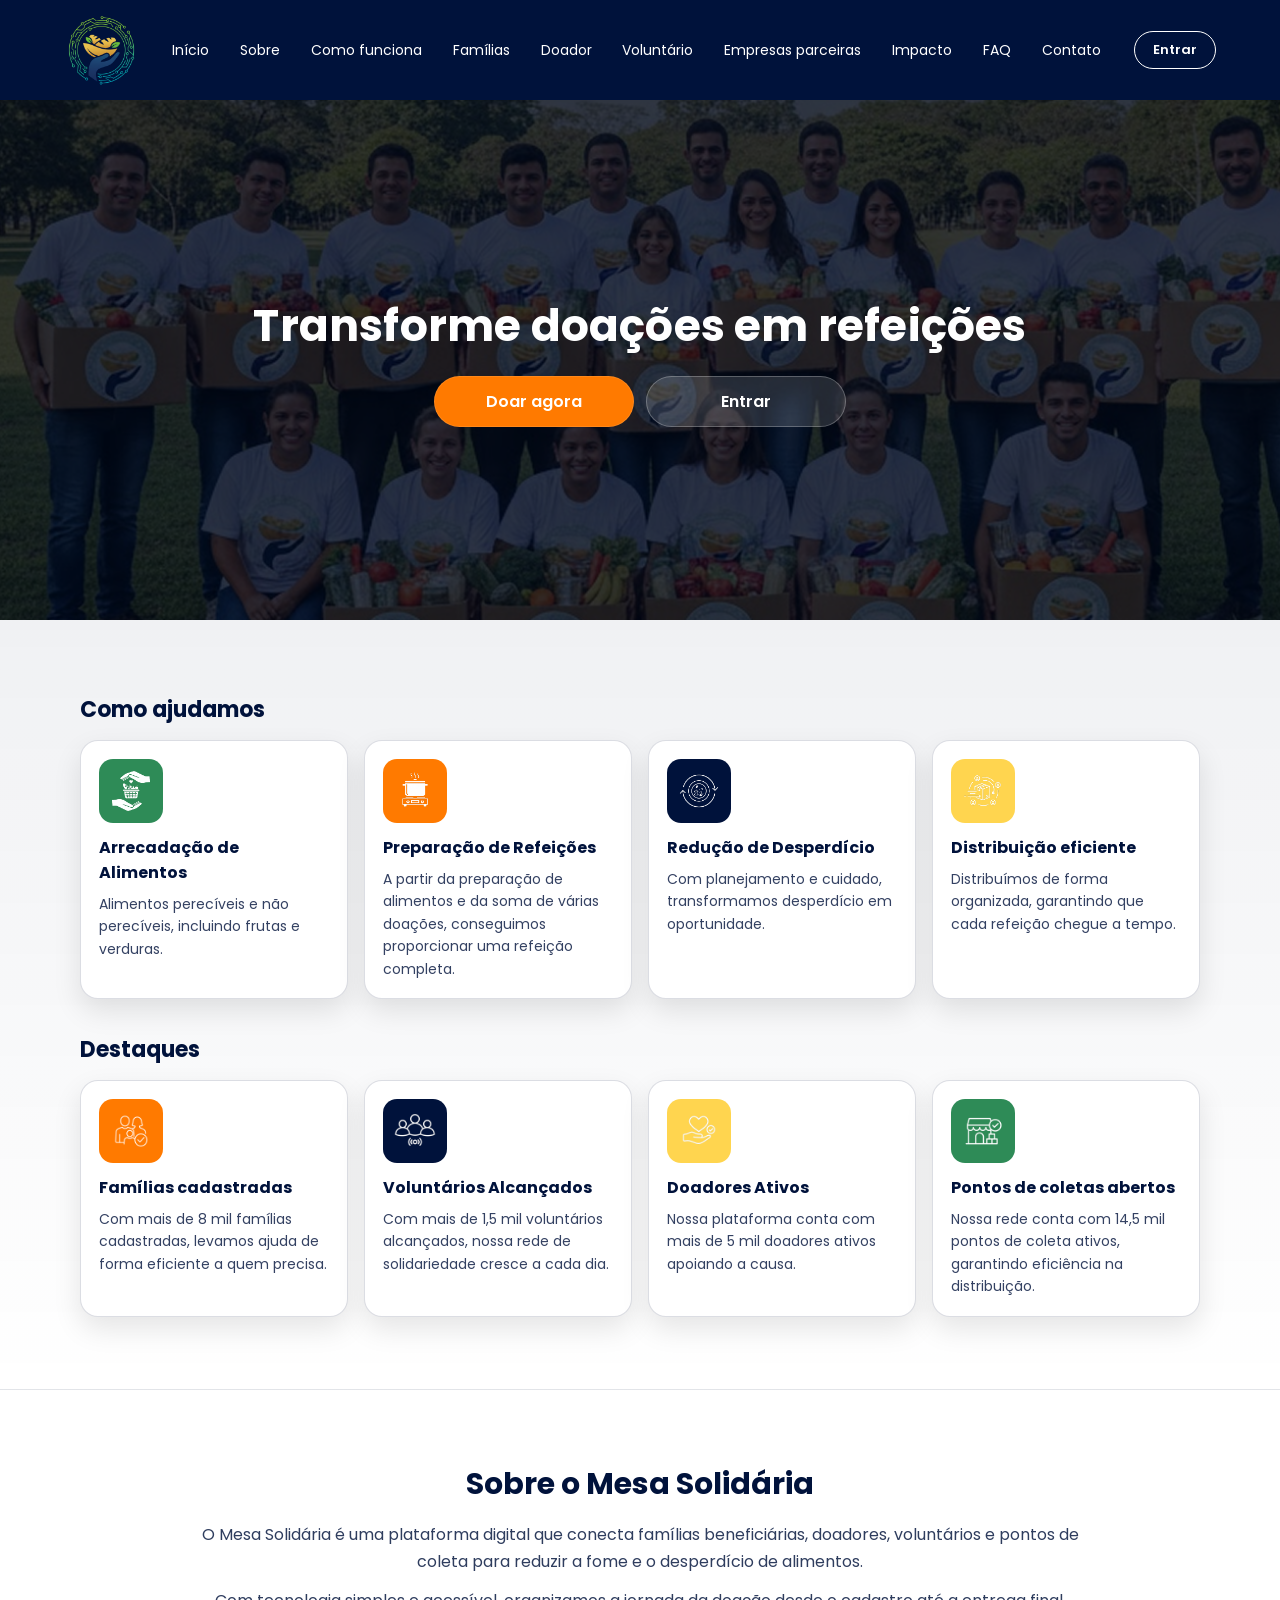
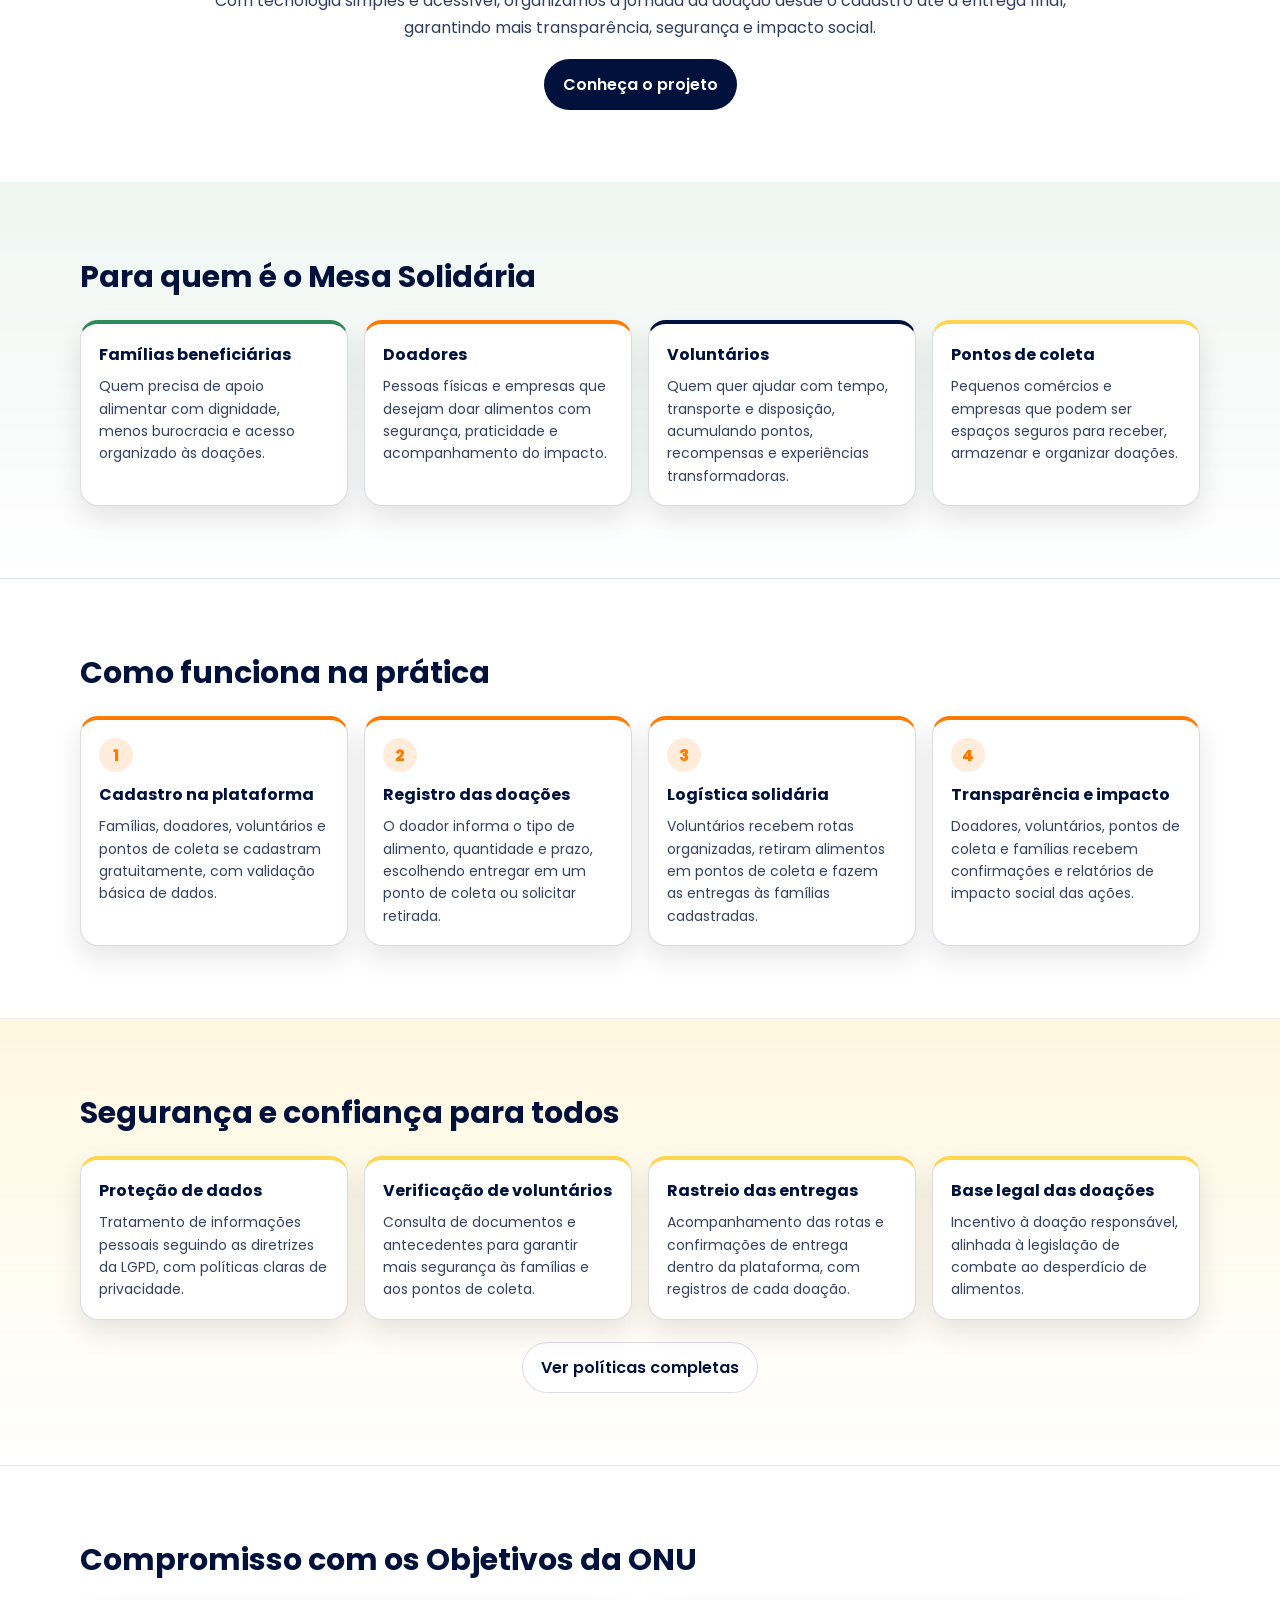
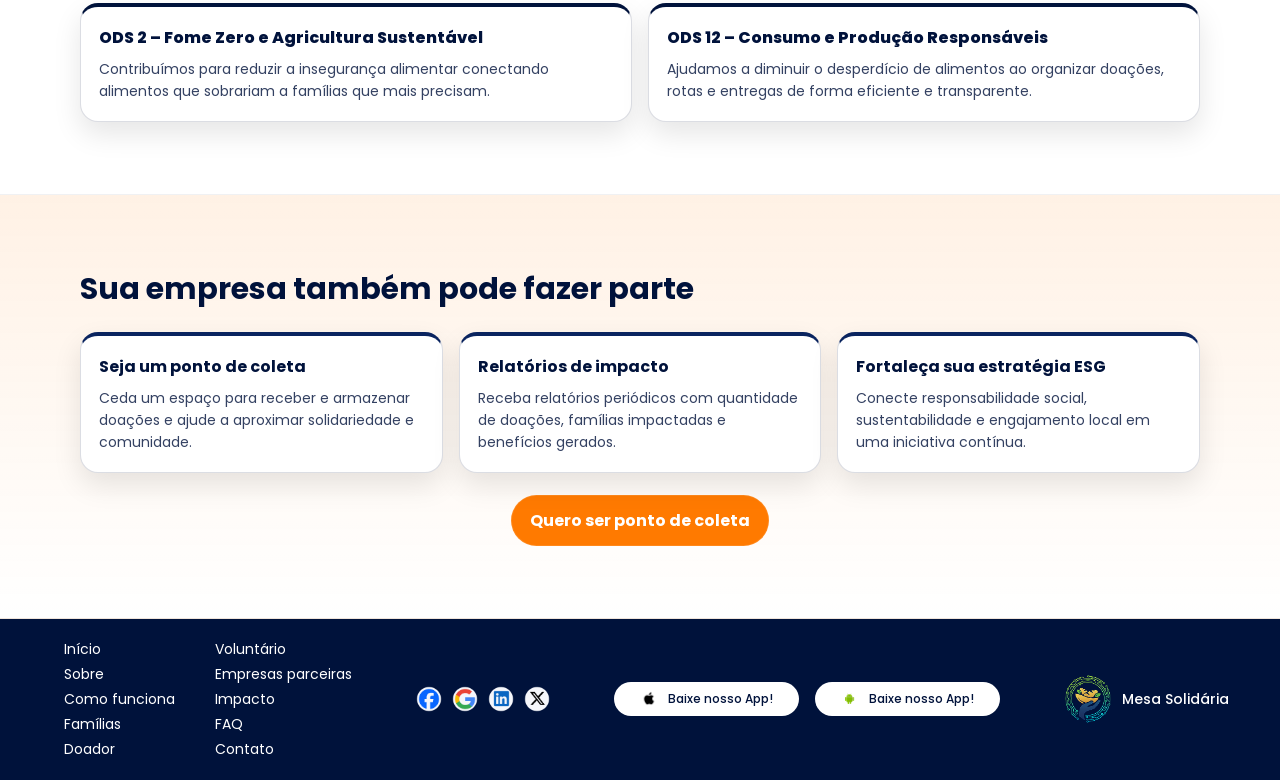
<file: index.html>
<!DOCTYPE html>
<html lang="pt-br">
  <head>
    <meta charset="UTF-8" />
    <meta name="viewport" content="width=device-width, initial-scale=1.0" />
    <title>Inicio - Mesa Solidária</title>

    <link
      href="https://fonts.googleapis.com/css2?family=Poppins:wght@300;400;500;600;700&display=swap"
      rel="stylesheet"
    />
    <link rel="stylesheet" href="css/navbar.css" />
    <link rel="stylesheet" href="css/inicio.css" />
    <link rel="stylesheet" href="css/footer.css" />
    <link
      rel="icon"
      type="image/svg+xml"
      href="img/MESA SOLIDARIA - LOGO PRINCIPAL.svg"
    />
  </head>

  <body>
    <header class="cabecalho">
      <div class="conteiner-navbar">
        <div class="area-logo">
          <a href="index.html">
            <img
              src="img/MESA SOLIDARIA - LOGO PRINCIPAL.svg"
              alt="Logo Mesa Solidária"
              class="imagem-logo"
            />
          </a>
        </div>

        <nav class="menu">
          <a href="index.html" class="item-menu">Início</a>
          <a href="sobre.html" class="item-menu">Sobre</a>
          <a href="comoFunciona.html" class="item-menu">Como funciona</a>

          <a href="familia.html" class="item-menu">Famílias</a>
          <a href="doador.html" class="item-menu">Doador</a>
          <a href="voluntario.html" class="item-menu">Voluntário</a>
          <a href="empresaParceira.html" class="item-menu">Empresas parceiras</a>

          <a href="impacto.html" class="item-menu">Impacto</a>
          <a href="faq.html" class="item-menu">FAQ</a>
          <a href="contato.html" class="item-menu">Contato</a>
        </nav>

        <div class="area-botao">
          <a class="botao-entrar" href="login.html">Entrar</a>

          <button
            class="botao-menu"
            type="button"
            aria-label="Abrir menu"
            aria-expanded="false"
          >
            <span></span>
          </button>
        </div>
      </div>
    </header>

    <div class="pagina">
      <section class="secao-banner-inicial">
        <div class="fundo-banner-inicial">
          <img
            src="img/banner_inicio.png"
            alt="Grupo de voluntários segurando caixas de alimentos"
            class="imagem-banner-fundo"
          />

          <div class="sobreposicao-banner"></div>

          <div class="conteudo-banner-inicial">
            <h1 class="titulo-banner-inicial">Transforme doações em refeições</h1>

            <div class="grupo-botoes-banner">
              <a
                href="doador.html"
                id="botao-doar-agora"
                class="botao-banner botao-banner-principal"
              >
                Doar agora
              </a>

              <a href="login.html" class="botao-banner botao-banner-secundario">
                Entrar
              </a>
            </div>
          </div>
        </div>
      </section>

      <section class="secao-ajuda-destaques">
        <div class="conteiner-ajuda-destaques">
          <div class="bloco-ajudamos">
            <h2 class="titulo-bloco-ajuda">Como ajudamos</h2>

            <div class="grade-cartoes-ajuda">
              <article class="cartao-ajuda">
                <div class="icone-cartao icone-verde">
                  <img src="img/icone_01.png" alt="" class="imagem-icone-cartao" />
                </div>
                <h3 class="titulo-cartao">Arrecadação de Alimentos</h3>
                <p class="texto-cartao">
                  Alimentos perecíveis e não perecíveis, incluindo frutas e verduras.
                </p>
              </article>

              <article class="cartao-ajuda">
                <div class="icone-cartao icone-laranja">
                  <img src="img/icone_02.png" alt="" class="imagem-icone-cartao" />
                </div>
                <h3 class="titulo-cartao">Preparação de Refeições</h3>
                <p class="texto-cartao">
                  A partir da preparação de alimentos e da soma de várias doações,
                  conseguimos proporcionar uma refeição completa.
                </p>
              </article>

              <article class="cartao-ajuda">
                <div class="icone-cartao icone-azul">
                  <img src="img/icone_03.png" alt="" class="imagem-icone-cartao" />
                </div>
                <h3 class="titulo-cartao">Redução de Desperdício</h3>
                <p class="texto-cartao">
                  Com planejamento e cuidado, transformamos desperdício em oportunidade.
                </p>
              </article>

              <article class="cartao-ajuda">
                <div class="icone-cartao icone-amarelo">
                  <img src="img/icone_04.png" alt="" class="imagem-icone-cartao" />
                </div>
                <h3 class="titulo-cartao">Distribuição eficiente</h3>
                <p class="texto-cartao">
                  Distribuímos de forma organizada, garantindo que cada refeição chegue a tempo.
                </p>
              </article>
            </div>
          </div>

          <div class="bloco-destaques">
            <h2 class="titulo-bloco-ajuda">Destaques</h2>

            <div class="grade-cartoes-ajuda">
              <article class="cartao-ajuda">
                <div class="icone-cartao icone-laranja">
                  <img src="img/icone_05.png" alt="" class="imagem-icone-cartao" />
                </div>
                <h3 class="titulo-cartao">Famílias cadastradas</h3>
                <p class="texto-cartao">
                  Com mais de 8 mil famílias cadastradas, levamos ajuda de forma eficiente a quem precisa.
                </p>
              </article>

              <article class="cartao-ajuda">
                <div class="icone-cartao icone-azul">
                  <img src="img/icone_06.png" alt="" class="imagem-icone-cartao" />
                </div>
                <h3 class="titulo-cartao">Voluntários Alcançados</h3>
                <p class="texto-cartao">
                  Com mais de 1,5 mil voluntários alcançados, nossa rede de solidariedade cresce a cada dia.
                </p>
              </article>

              <article class="cartao-ajuda">
                <div class="icone-cartao icone-amarelo">
                  <img src="img/icone_07.png" alt="" class="imagem-icone-cartao" />
                </div>
                <h3 class="titulo-cartao">Doadores Ativos</h3>
                <p class="texto-cartao">
                  Nossa plataforma conta com mais de 5 mil doadores ativos apoiando a causa.
                </p>
              </article>

              <article class="cartao-ajuda">
                <div class="icone-cartao icone-verde">
                  <img src="img/icone_08.png" alt="" class="imagem-icone-cartao" />
                </div>
                <h3 class="titulo-cartao">Pontos de coletas abertos</h3>
                <p class="texto-cartao">
                  Nossa rede conta com 14,5 mil pontos de coleta ativos, garantindo eficiência na distribuição.
                </p>
              </article>
            </div>
          </div>
        </div>
      </section>

      <section class="secao-sobre-mesa" id="doar">
        <div class="conteiner-sobre-mesa">
          <h2 class="titulo-secao">Sobre o Mesa Solidária</h2>

          <p class="texto-sobre-mesa">
            O Mesa Solidária é uma plataforma digital que conecta famílias beneficiárias,
            doadores, voluntários e pontos de coleta para reduzir a fome e o desperdício de alimentos.
          </p>

          <p class="texto-sobre-mesa">
            Com tecnologia simples e acessível, organizamos a jornada da doação desde o cadastro até
            a entrega final, garantindo mais transparência, segurança e impacto social.
          </p>

          <div class="area-botao-sobre">
            <a href="sobre.html" class="botao-sobre-mesa">Conheça o projeto</a>
          </div>
        </div>
      </section>

      <section class="secao-publicos">
        <div class="conteiner-publicos">
          <h2 class="titulo-secao">Para quem é o Mesa Solidária</h2>

          <div class="grade-publicos">
            <article class="cartao-publico publico-familia">
              <h3 class="titulo-cartao-publico">Famílias beneficiárias</h3>
              <p class="texto-cartao-publico">
                Quem precisa de apoio alimentar com dignidade, menos burocracia e acesso organizado às doações.
              </p>
            </article>

            <article class="cartao-publico publico-doador">
              <h3 class="titulo-cartao-publico">Doadores</h3>
              <p class="texto-cartao-publico">
                Pessoas físicas e empresas que desejam doar alimentos com segurança, praticidade e acompanhamento do impacto.
              </p>
            </article>

            <article class="cartao-publico publico-voluntario">
              <h3 class="titulo-cartao-publico">Voluntários</h3>
              <p class="texto-cartao-publico">
                Quem quer ajudar com tempo, transporte e disposição, acumulando pontos, recompensas e experiências transformadoras.
              </p>
            </article>

            <article class="cartao-publico publico-pontodecoleta">
              <h3 class="titulo-cartao-publico">Pontos de coleta</h3>
              <p class="texto-cartao-publico">
                Pequenos comércios e empresas que podem ser espaços seguros para receber, armazenar e organizar doações.
              </p>
            </article>
          </div>
        </div>
      </section>

      <section class="secao-como-funciona">
        <div class="conteiner-como-funciona">
          <h2 class="titulo-secao">Como funciona na prática</h2>

          <div class="grade-passos-funcionamento">
            <article class="cartao-passo-funcionamento">
              <span class="etapa-passo">1</span>
              <h3 class="titulo-passo-funcionamento">Cadastro na plataforma</h3>
              <p class="texto-passo-funcionamento">
                Famílias, doadores, voluntários e pontos de coleta se cadastram gratuitamente, com validação básica de dados.
              </p>
            </article>

            <article class="cartao-passo-funcionamento">
              <span class="etapa-passo">2</span>
              <h3 class="titulo-passo-funcionamento">Registro das doações</h3>
              <p class="texto-passo-funcionamento">
                O doador informa o tipo de alimento, quantidade e prazo, escolhendo entregar em um ponto de coleta ou solicitar retirada.
              </p>
            </article>

            <article class="cartao-passo-funcionamento">
              <span class="etapa-passo">3</span>
              <h3 class="titulo-passo-funcionamento">Logística solidária</h3>
              <p class="texto-passo-funcionamento">
                Voluntários recebem rotas organizadas, retiram alimentos em pontos de coleta e fazem as entregas às famílias cadastradas.
              </p>
            </article>

            <article class="cartao-passo-funcionamento">
              <span class="etapa-passo">4</span>
              <h3 class="titulo-passo-funcionamento">Transparência e impacto</h3>
              <p class="texto-passo-funcionamento">
                Doadores, voluntários, pontos de coleta e famílias recebem confirmações e relatórios de impacto social das ações.
              </p>
            </article>
          </div>
        </div>
      </section>

      <section class="secao-seguranca">
        <div class="conteiner-seguranca">
          <h2 class="titulo-secao">Segurança e confiança para todos</h2>

          <div class="grade-seguranca">
            <article class="cartao-seguranca">
              <h3 class="titulo-cartao-seguranca">Proteção de dados</h3>
              <p class="texto-cartao-seguranca">
                Tratamento de informações pessoais seguindo as diretrizes da LGPD, com políticas claras de privacidade.
              </p>
            </article>

            <article class="cartao-seguranca">
              <h3 class="titulo-cartao-seguranca">Verificação de voluntários</h3>
              <p class="texto-cartao-seguranca">
                Consulta de documentos e antecedentes para garantir mais segurança às famílias e aos pontos de coleta.
              </p>
            </article>

            <article class="cartao-seguranca">
              <h3 class="titulo-cartao-seguranca">Rastreio das entregas</h3>
              <p class="texto-cartao-seguranca">
                Acompanhamento das rotas e confirmações de entrega dentro da plataforma, com registros de cada doação.
              </p>
            </article>

            <article class="cartao-seguranca">
              <h3 class="titulo-cartao-seguranca">Base legal das doações</h3>
              <p class="texto-cartao-seguranca">
                Incentivo à doação responsável, alinhada à legislação de combate ao desperdício de alimentos.
              </p>
            </article>
          </div>

          <div class="area-botao-politicas">
            <a href="faq.html" class="botao-politicas">Ver políticas completas</a>
          </div>
        </div>
      </section>

      <section class="secao-ods">
        <div class="conteiner-ods">
          <h2 class="titulo-secao">Compromisso com os Objetivos da ONU</h2>

          <div class="grade-ods">
            <article class="cartao-ods">
              <h3 class="titulo-cartao-ods">ODS 2 – Fome Zero e Agricultura Sustentável</h3>
              <p class="texto-cartao-ods">
                Contribuímos para reduzir a insegurança alimentar conectando alimentos que sobrariam a famílias que mais precisam.
              </p>
            </article>

            <article class="cartao-ods">
              <h3 class="titulo-cartao-ods">ODS 12 – Consumo e Produção Responsáveis</h3>
              <p class="texto-cartao-ods">
                Ajudamos a diminuir o desperdício de alimentos ao organizar doações, rotas e entregas de forma eficiente e transparente.
              </p>
            </article>
          </div>
        </div>
      </section>

      <section class="secao-empresas" id="entrar">
        <div class="conteiner-empresas">
          <h2 class="titulo-secao">Sua empresa também pode fazer parte</h2>

          <div class="grade-empresas">
            <article class="cartao-empresa">
              <h3 class="titulo-cartao-empresa">Seja um ponto de coleta</h3>
              <p class="texto-cartao-empresa">
                Ceda um espaço para receber e armazenar doações e ajude a aproximar solidariedade e comunidade.
              </p>
            </article>

            <article class="cartao-empresa">
              <h3 class="titulo-cartao-empresa">Relatórios de impacto</h3>
              <p class="texto-cartao-empresa">
                Receba relatórios periódicos com quantidade de doações, famílias impactadas e benefícios gerados.
              </p>
            </article>

            <article class="cartao-empresa">
              <h3 class="titulo-cartao-empresa">Fortaleça sua estratégia ESG</h3>
              <p class="texto-cartao-empresa">
                Conecte responsabilidade social, sustentabilidade e engajamento local em uma iniciativa contínua.
              </p>
            </article>
          </div>

          <div class="area-botao-empresas">
            <a href="empresaParceira.html" class="botao-empresas">Quero ser ponto de coleta</a>
          </div>
        </div>
      </section>
    </div>

    <footer class="rodape">
      <div class="conteiner-rodape">
        <div class="bloco-links">
          <div class="coluna-links">
            <a href="index.html" class="item-menu">Início</a>
            <a href="sobre.html" class="item-menu">Sobre</a>
            <a href="comoFunciona.html" class="item-menu">Como funciona</a>
            <a href="familia.html" class="item-menu">Famílias</a>
            <a href="doador.html" class="item-menu">Doador</a>
          </div>

          <div class="coluna-links">
            <a href="voluntario.html" class="item-menu">Voluntário</a>
            <a href="empresaParceira.html" class="item-menu">Empresas parceiras</a>
            <a href="impacto.html" class="item-menu">Impacto</a>
            <a href="faq.html" class="item-menu">FAQ</a>
            <a href="contato.html" class="item-menu">Contato</a>
          </div>
        </div>

        <div class="linha-vertical"></div>

        <div class="bloco-sociais">
          <a href="#" class="link-social">
            <img src="img/FACEBOOK.png" alt="Facebook" class="icone-social" />
          </a>
          <a href="#" class="link-social">
            <img src="img/GOOGLE.png" alt="Google" class="icone-social" />
          </a>
          <a href="#" class="link-social">
            <img src="img/LINKEDIN.png" alt="LinkedIn" class="icone-social" />
          </a>
          <a href="#" class="link-social">
            <img src="img/X.png" alt="X" class="icone-social" />
          </a>
        </div>

        <div class="linha-vertical"></div>

        <div class="bloco-apps">
          <button class="botao-app" type="button">
            <img src="img/apple.png" alt="Apple" class="icone-app" />
            <span class="texto-botao-app">Baixe nosso App!</span>
          </button>

          <button class="botao-app" type="button">
            <img src="img/android.png" alt="Android" class="icone-app" />
            <span class="texto-botao-app">Baixe nosso App!</span>
          </button>
        </div>

        <div class="linha-vertical"></div>

        <div class="bloco-logo-rodape">
          <img src="img/logo.png" alt="Mesa Solidária" class="logo-rodape" />
          <span class="texto-logo-rodape">Mesa Solidária</span>
        </div>
      </div>
    </footer>

    <script src="js/inicio.js"></script>
  </body>
</html>
</file>
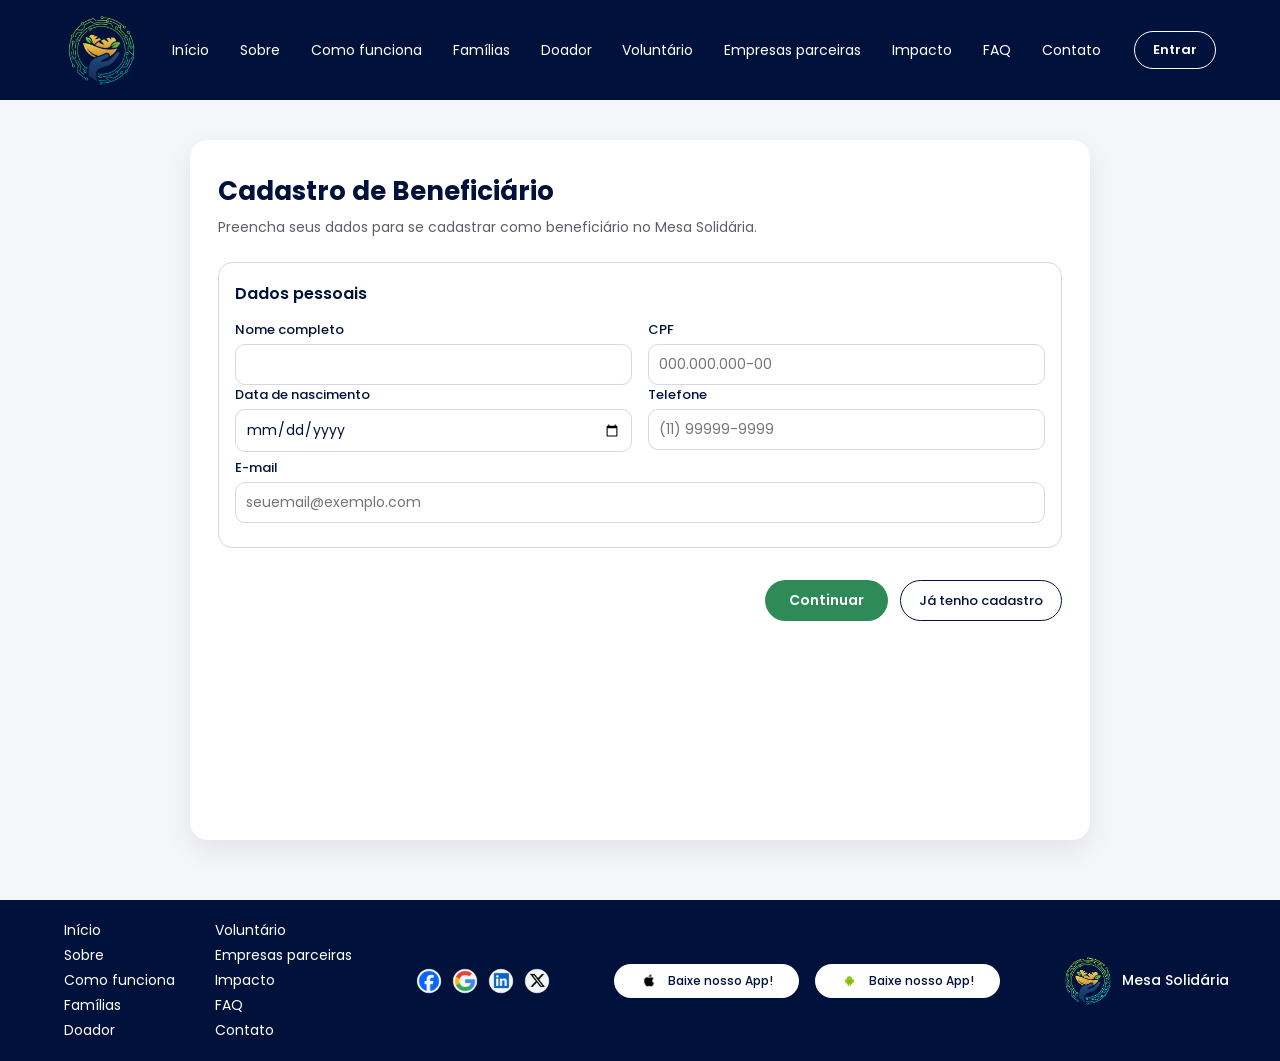
<file: cadastro_beneficiario.html>
<!DOCTYPE html>
<html lang="pt-br">
  <head>
    <meta charset="UTF-8" />
    <meta name="viewport" content="width=device-width, initial-scale=1.0" />
    <title>Cadastro de Beneficiário - Mesa Solidária</title>

    <link
      href="https://fonts.googleapis.com/css2?family=Poppins:wght@300;400;500;600;700&display=swap"
      rel="stylesheet"
    />
    <link rel="stylesheet" href="css/navbar.css" />
    <link rel="stylesheet" href="css/cadastro_beneficiario.css" />
    <link rel="stylesheet" href="css/footer.css" />
    <link rel="icon" type="image/png" href="img/logo.png" />
  </head>

  <body>
    <header class="cabecalho">
      <div class="conteiner-navbar">
        <div class="area-logo">
          <a href="index.html">
            <img
              src="img/MESA SOLIDARIA - LOGO PRINCIPAL.svg"
              alt="Logo Mesa Solidária"
              class="imagem-logo"
            />
          </a>
        </div>

        <nav class="menu">
          <a href="index.html" class="item-menu">Início</a>
          <a href="sobre.html" class="item-menu">Sobre</a>
          <a href="comoFunciona.html" class="item-menu">Como funciona</a>
          <a href="familia.html" class="item-menu">Famílias</a>
          <a href="doador.html" class="item-menu">Doador</a>
          <a href="voluntario.html" class="item-menu">Voluntário</a>
          <a href="empresaParceira.html" class="item-menu">Empresas parceiras</a>
          <a href="impacto.html" class="item-menu">Impacto</a>
          <a href="faq.html" class="item-menu">FAQ</a>
          <a href="contato.html" class="item-menu">Contato</a>
        </nav>

        <div class="area-botao">
          <a class="botao-entrar" href="login.html">Entrar</a>
          <button
            class="botao-menu"
            type="button"
            aria-label="Abrir menu"
            aria-expanded="false"
          >
            <span></span>
          </button>
        </div>
      </div>
    </header>

    <main class="pagina-cadastro-beneficiario">
      <section class="secao-cadastro-beneficiario">
        <div class="cabecalho-cadastro">
          <h1 class="titulo-cadastro">Cadastro de Beneficiário</h1>
          <p class="texto-cadastro">
            Preencha seus dados para se cadastrar como beneficiário no Mesa Solidária.
          </p>
        </div>

        <form
          id="form-cadastro-beneficiario"
          class="formulario-cadastro-beneficiario"
          action="#"
          method="get"
          data-redirecionar="login.html"
          novalidate
        >
          <div class="bloco-formulario">
            <h2 class="subtitulo-bloco">Dados pessoais</h2>

            <div class="linha-campos">
              <div class="campo-formulario">
                <label class="rotulo-campo" for="nome-completo">Nome completo</label>
                <input
                  type="text"
                  id="nome-completo"
                  name="nome_completo"
                  class="entrada-campo"
                  required
                />
              </div>

              <div class="campo-formulario">
                <label class="rotulo-campo" for="cpf">CPF</label>
                <input
                  type="text"
                  id="cpf"
                  name="cpf"
                  class="entrada-campo"
                  placeholder="000.000.000-00"
                  maxlength="14"
                  inputmode="numeric"
                  required
                />
              </div>
            </div>

            <div class="linha-campos">
              <div class="campo-formulario">
                <label class="rotulo-campo" for="data-nascimento">Data de nascimento</label>
                <input
                  type="date"
                  id="data-nascimento"
                  name="data_nascimento"
                  class="entrada-campo"
                  required
                />
                <span class="mensagem-erro-campo" id="erro-data-nascimento"></span>
              </div>

              <div class="campo-formulario">
                <label class="rotulo-campo" for="telefone">Telefone</label>
                <input
                  type="tel"
                  id="telefone"
                  name="telefone"
                  class="entrada-campo"
                  placeholder="(11) 99999-9999"
                  inputmode="numeric"
                  maxlength="15"
                  required
                />
              </div>
            </div>

            <div class="campo-formulario">
              <label class="rotulo-campo" for="email">E-mail</label>
              <input
                type="email"
                id="email"
                name="email"
                class="entrada-campo"
                placeholder="seuemail@exemplo.com"
                required
              />
              <span class="mensagem-erro-campo" id="erro-email"></span>
            </div>
          </div>

          <div class="bloco-formulario" id="bloco-endereco">
            <h2 class="subtitulo-bloco">Endereço</h2>

            <div class="linha-campos">
              <div class="campo-formulario">
                <label class="rotulo-campo" for="cep">CEP</label>
                <input
                  type="text"
                  id="cep"
                  name="cep"
                  class="entrada-campo"
                  placeholder="00000-000"
                  maxlength="9"
                  inputmode="numeric"
                  required
                />
              </div>

              <div class="campo-formulario">
                <label class="rotulo-campo" for="cidade">Cidade</label>
                <input
                  type="text"
                  id="cidade"
                  name="cidade"
                  class="entrada-campo"
                  required
                />
              </div>
            </div>

            <div class="linha-campos">
              <div class="campo-formulario">
                <label class="rotulo-campo" for="estado">Estado</label>
                <input
                  type="text"
                  id="estado"
                  name="estado"
                  class="entrada-campo"
                  maxlength="2"
                  placeholder="SP"
                  required
                />
              </div>

              <div class="campo-formulario">
                <label class="rotulo-campo" for="bairro">Bairro</label>
                <input
                  type="text"
                  id="bairro"
                  name="bairro"
                  class="entrada-campo"
                  required
                />
              </div>
            </div>

            <div class="linha-campos">
              <div class="campo-formulario campo-maior">
                <label class="rotulo-campo" for="logradouro">Rua / Logradouro</label>
                <input
                  type="text"
                  id="logradouro"
                  name="logradouro"
                  class="entrada-campo"
                  required
                />
              </div>

              <div class="campo-formulario campo-menor">
                <label class="rotulo-campo" for="numero">Número</label>
                <input
                  type="text"
                  id="numero"
                  name="numero"
                  class="entrada-campo"
                  required
                />
              </div>

              <div class="campo-formulario campo-menor">
                <label class="rotulo-campo" for="complemento">Complemento</label>
                <input
                  type="text"
                  id="complemento"
                  name="complemento"
                  class="entrada-campo"
                />
              </div>
            </div>
          </div>

          <div class="bloco-formulario" id="bloco-situacao-familiar">
            <h2 class="subtitulo-bloco">Situação familiar</h2>

            <div class="linha-campos">
              <div class="campo-formulario">
                <label class="rotulo-campo" for="quantidade-moradores">
                  Quantidade de pessoas no domicílio
                </label>
                <input
                  type="number"
                  id="quantidade-moradores"
                  name="quantidade_moradores"
                  class="entrada-campo"
                  min="1"
                  required
                />
              </div>

              <div class="campo-formulario">
                <label class="rotulo-campo" for="criancas-adolescentes">
                  Quantidade de crianças/adolescentes
                </label>
                <input
                  type="number"
                  id="criancas-adolescentes"
                  name="criancas_adolescentes"
                  class="entrada-campo"
                  min="0"
                />
              </div>
            </div>

            <div class="campo-formulario">
              <label class="rotulo-campo" for="renda-familiar">
                Renda familiar mensal aproximada
              </label>
              <select
                id="renda-familiar"
                name="renda_familiar"
                class="entrada-campo"
                required
              >
                <option value="">Selecione</option>
                <option value="sem_renda">Sem renda fixa</option>
                <option value="ate_1_sm">Até 1 salário mínimo</option>
                <option value="1_a_2_sm">De 1 a 2 salários mínimos</option>
                <option value="acima_2_sm">Acima de 2 salários mínimos</option>
              </select>
            </div>

            <div class="campo-formulario">
              <label class="rotulo-campo" for="beneficios-sociais">
                Recebe algum benefício social? (Ex: Bolsa Família, BPC)
              </label>
              <textarea
                id="beneficios-sociais"
                name="beneficios_sociais"
                class="entrada-campo entrada-textarea"
                rows="3"
                placeholder="Descreva quais benefícios recebe, se houver."
              ></textarea>
            </div>
          </div>

          <div class="bloco-formulario" id="bloco-saude-alimentacao">
            <h2 class="subtitulo-bloco">Saúde e alimentação</h2>

            <div class="campo-formulario">
              <label class="rotulo-campo" for="restricoes-alimentares">
                Restrições ou alergias alimentares
              </label>
              <textarea
                id="restricoes-alimentares"
                name="restricoes_alimentares"
                class="entrada-campo entrada-textarea"
                rows="3"
                placeholder="Ex: intolerância à lactose, alergia a amendoim..."
              ></textarea>
            </div>

            <div class="campo-formulario">
              <label class="rotulo-campo" for="observacoes">Observações adicionais</label>
              <textarea
                id="observacoes"
                name="observacoes"
                class="entrada-campo entrada-textarea"
                rows="3"
                placeholder="Use este espaço para compartilhar qualquer outra informação importante."
              ></textarea>
            </div>
          </div>

          <div class="bloco-formulario" id="bloco-acesso-plataforma">
            <h2 class="subtitulo-bloco">Acesso à plataforma</h2>

            <div class="linha-campos">
              <div class="campo-formulario">
                <label class="rotulo-campo" for="senha-acesso">Crie uma senha</label>
                <input
                  type="password"
                  id="senha-acesso"
                  name="senha_acesso"
                  class="entrada-campo"
                  required
                />
                <p class="texto-ajuda-campo">
                  A senha deve ter pelo menos 8 caracteres, incluindo uma letra maiúscula,
                  números e um caractere especial.
                </p>
                <span class="mensagem-erro-campo" id="erro-senha"></span>
              </div>

              <div class="campo-formulario">
                <label class="rotulo-campo" for="confirmacao-senha">Confirme a senha</label>
                <input
                  type="password"
                  id="confirmacao-senha"
                  name="confirmacao_senha"
                  class="entrada-campo"
                  required
                />
                <span
                  class="mensagem-erro-campo"
                  id="erro-confirmacao-senha"
                ></span>
              </div>
            </div>
          </div>

          <div class="rodape-formulario">
            <button
              type="submit"
              class="botao-principal-cadastro botao-confirmar-cadastro"
              id="botao-principal-cadastro"
            >
              Continuar
            </button>

            <a href="login.html" class="botao-secundario-cadastro">Já tenho cadastro</a>
          </div>
        </form>
      </section>
    </main>

    <footer class="rodape">
      <div class="conteiner-rodape">
        <div class="bloco-links">
          <div class="coluna-links">
            <a href="index.html" class="item-menu">Início</a>
            <a href="sobre.html" class="item-menu">Sobre</a>
            <a href="comofunciona.html" class="item-menu">Como funciona</a>
            <a href="familia.html" class="item-menu">Famílias</a>
            <a href="doar.html" class="item-menu">Doador</a>
          </div>

          <div class="coluna-links">
            <a href="voluntario.html" class="item-menu">Voluntário</a>
            <a href="empresaParceira.html" class="item-menu">Empresas parceiras</a>
            <a href="impacto.html" class="item-menu">Impacto</a>
            <a href="faq.html" class="item-menu">FAQ</a>
            <a href="contato.html" class="item-menu">Contato</a>
          </div>
        </div>

        <div class="linha-vertical"></div>

        <div class="bloco-sociais">
          <a href="#" class="link-social">
            <img src="img/FACEBOOK.png" alt="Facebook" class="icone-social" />
          </a>
          <a href="#" class="link-social">
            <img src="img/GOOGLE.png" alt="Google" class="icone-social" />
          </a>
          <a href="#" class="link-social">
            <img src="img/LINKEDIN.png" alt="LinkedIn" class="icone-social" />
          </a>
          <a href="#" class="link-social">
            <img src="img/X.png" alt="X" class="icone-social" />
          </a>
        </div>

        <div class="linha-vertical"></div>

        <div class="bloco-apps">
          <button class="botao-app" type="button">
            <img src="img/apple.png" alt="Apple" class="icone-app" />
            <span class="texto-botao-app">Baixe nosso App!</span>
          </button>

          <button class="botao-app" type="button">
            <img src="img/android.png" alt="Android" class="icone-app" />
            <span class="texto-botao-app">Baixe nosso App!</span>
          </button>
        </div>

        <div class="linha-vertical"></div>

        <div class="bloco-logo-rodape">
          <img src="img/logo.png" alt="Mesa Solidária" class="logo-rodape" />
          <span class="texto-logo-rodape">Mesa Solidária</span>
        </div>
      </div>
    </footer>

    <div class="overlay-confirmacao" id="overlay-confirmacao">
      <div class="popup-confirmacao">
        <h2 class="titulo-confirmacao">Cadastro concluído</h2>
        <p class="texto-confirmacao">Seu cadastro foi confirmado com sucesso.</p>
        <button type="button" class="botao-confirmacao" id="botao-confirmacao">
          Ok
        </button>
      </div>
    </div>

    <script src="js/cadastro_beneficiario.js"></script>
  </body>
</html>
</file>
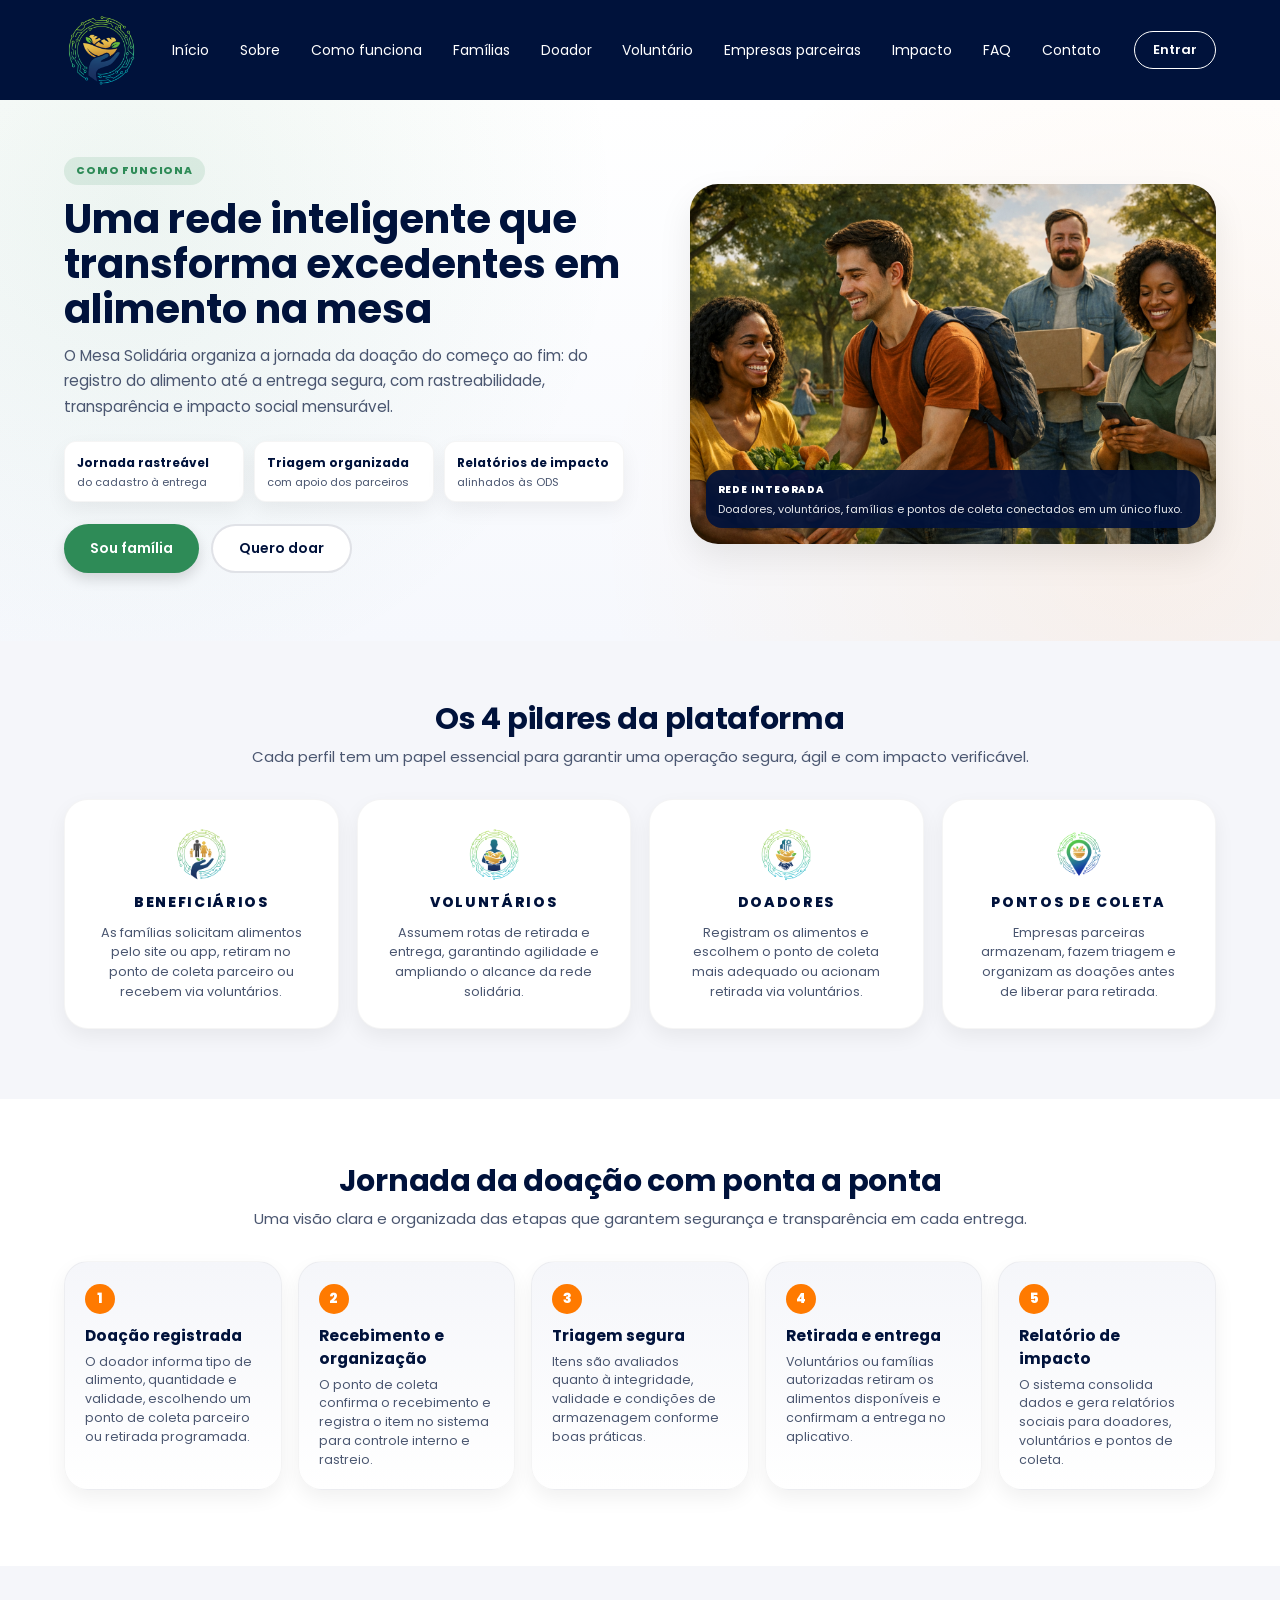
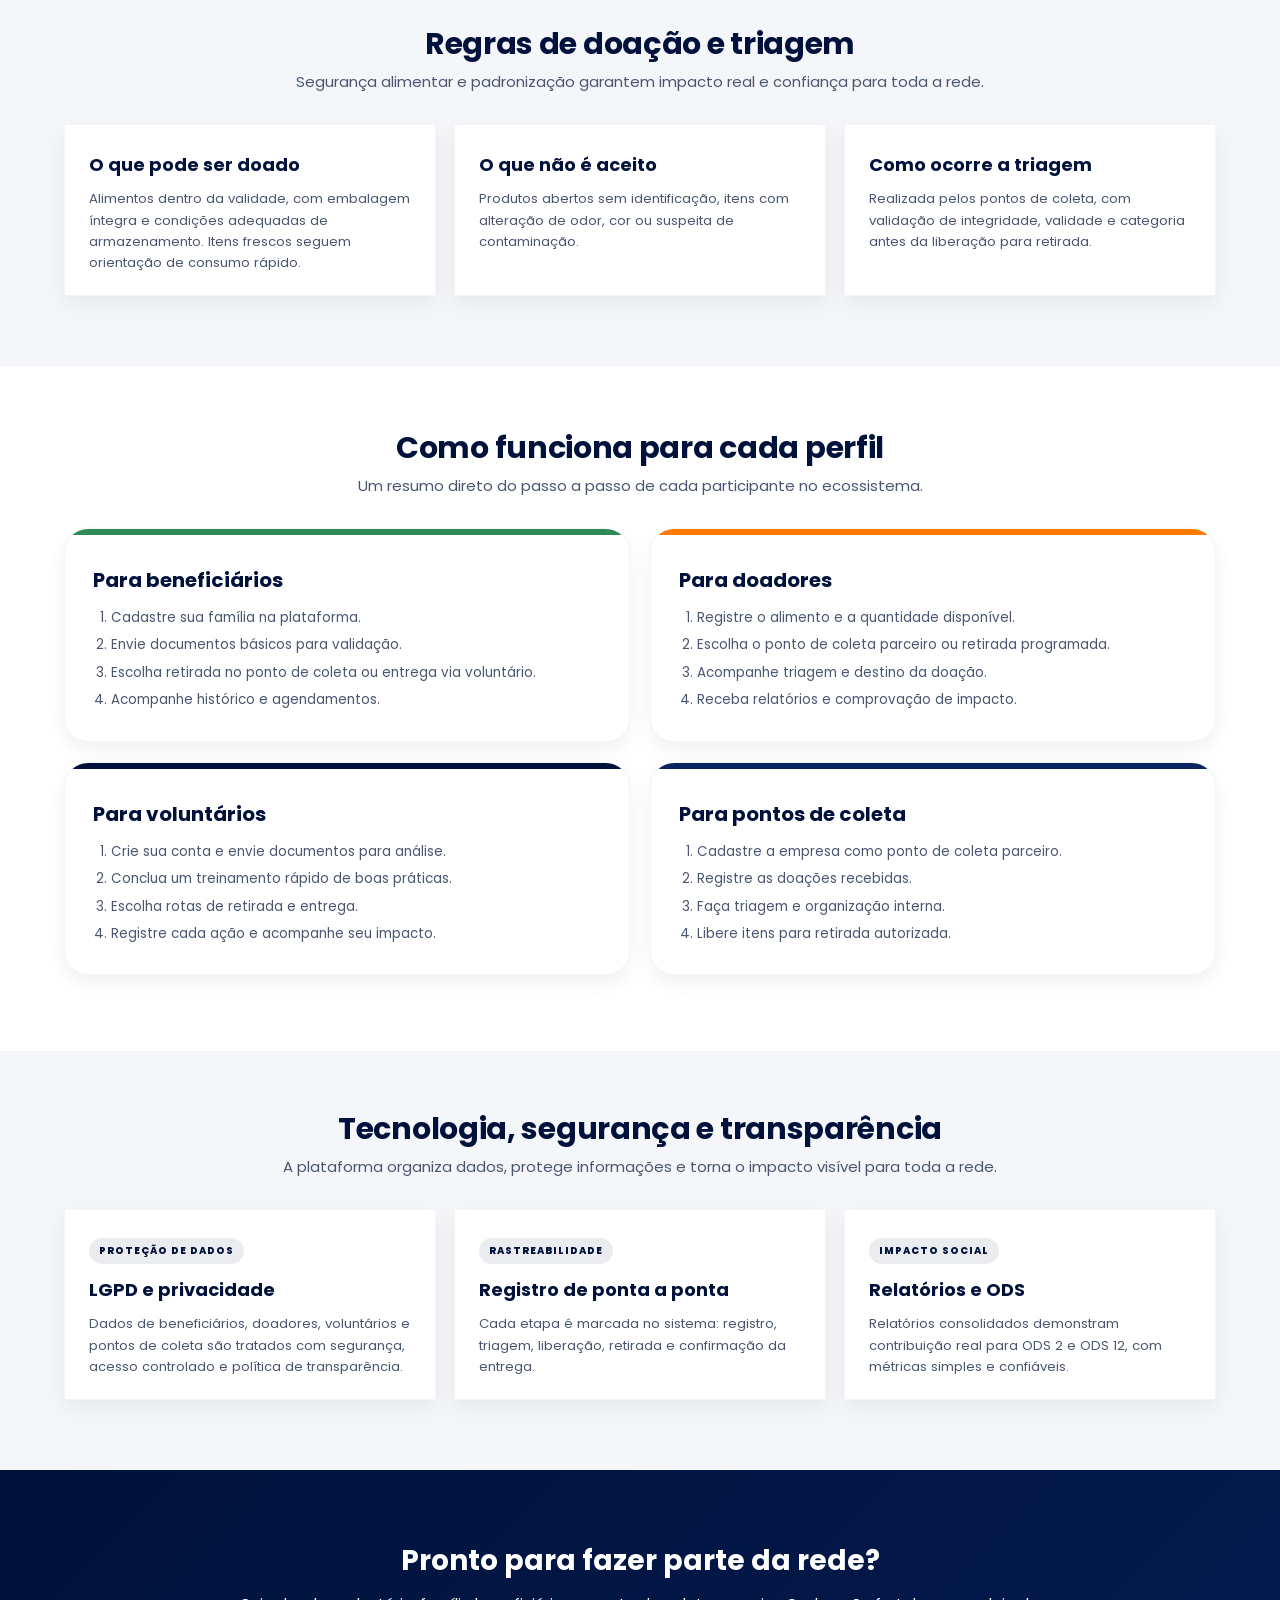
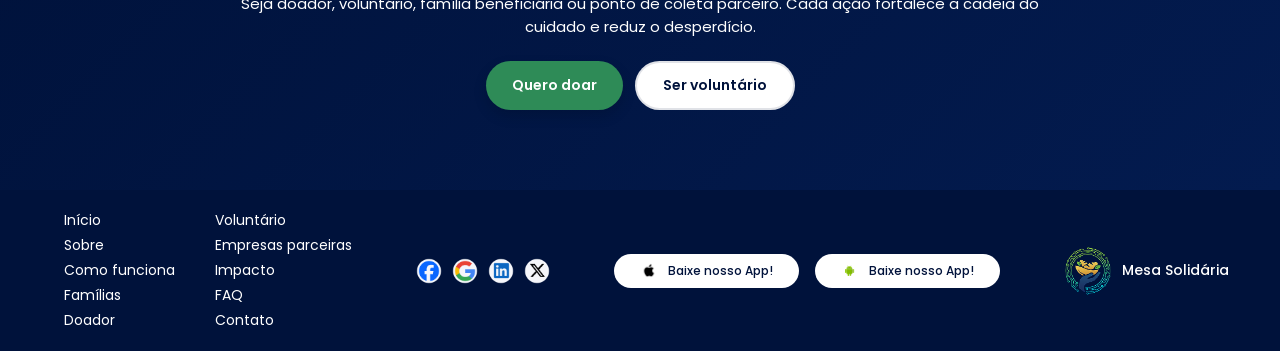
<file: comoFunciona.html>
<!DOCTYPE html>
<html lang="pt-br">
  <head>
    <meta charset="UTF-8" />
    <meta name="viewport" content="width=device-width, initial-scale=1.0" />
    <title>Como funciona - Mesa Solidária</title>

    <link
      href="https://fonts.googleapis.com/css2?family=Poppins:wght@300;400;500;600;700&display=swap"
      rel="stylesheet"
    />
    <link rel="stylesheet" href="css/navbar.css" />
    <link rel="stylesheet" href="css/comoFunciona.css" />
    <link rel="stylesheet" href="css/footer.css" />
    <link rel="icon" type="image/png" href="img/logo.png" />
  </head>

  <body class="pagina-como-funciona">
    <header class="cabecalho">
      <div class="conteiner-navbar">
        <div class="area-logo">
          <a href="index.html">
            <img
              src="img/MESA SOLIDARIA - LOGO PRINCIPAL.svg"
              alt="Logo Mesa Solidária"
              class="imagem-logo"
            />
          </a>
        </div>

        <nav class="menu">
          <a href="index.html" class="item-menu">Início</a>
          <a href="sobre.html" class="item-menu">Sobre</a>
          <a href="comoFunciona.html" class="item-menu">Como funciona</a>
          <a href="familia.html" class="item-menu">Famílias</a>
          <a href="doador.html" class="item-menu">Doador</a>
          <a href="voluntario.html" class="item-menu">Voluntário</a>
          <a href="empresaParceira.html" class="item-menu">Empresas parceiras</a>
          <a href="impacto.html" class="item-menu">Impacto</a>
          <a href="faq.html" class="item-menu">FAQ</a>
          <a href="contato.html" class="item-menu">Contato</a>
        </nav>

        <div class="area-botao">
          <a class="botao-entrar" href="login.html">Entrar</a>
          <button
            class="botao-menu"
            type="button"
            aria-label="Abrir menu"
            aria-expanded="false"
          >
            <span></span>
          </button>
        </div>
      </div>
    </header>

    <div class="pagina">
      <main class="conteudo-principal-como">
        <section class="secao-hero-como">
          <div class="conteiner-hero-como" data-animar-grupo>
            <div class="coluna-hero-texto">
              <span class="etiqueta-hero">Como funciona</span>
              <h1 class="titulo-hero animar-entrada">
                Uma rede inteligente que transforma excedentes em alimento na mesa
              </h1>
              <p class="texto-hero animar-entrada">
                O Mesa Solidária organiza a jornada da doação do começo ao fim: do
                registro do alimento até a entrega segura, com rastreabilidade,
                transparência e impacto social mensurável.
              </p>

              <div class="linha-metricas-hero animar-entrada">
                <div class="cartao-metrica">
                  <strong>Jornada rastreável</strong>
                  <span>do cadastro à entrega</span>
                </div>
                <div class="cartao-metrica">
                  <strong>Triagem organizada</strong>
                  <span>com apoio dos parceiros</span>
                </div>
                <div class="cartao-metrica">
                  <strong>Relatórios de impacto</strong>
                  <span>alinhados às ODS</span>
                </div>
              </div>

              <div class="linha-botoes-hero animar-entrada">
                <a href="familia.html" class="botao-primario">Sou família</a>
                <a href="doador.html" class="botao-secundario">Quero doar</a>
              </div>
            </div>

            <div class="coluna-hero-imagem animar-entrada">
              <div class="moldura-hero">
                <img
                  src="img/banner_02.png"
                  alt="Rede solidária com doadores, voluntários e pontos de coleta"
                  class="imagem-hero"
                />
                <div class="faixa-hero">
                  <span class="faixa-titulo">Rede integrada</span>
                  <span class="faixa-texto">
                    Doadores, voluntários, famílias e pontos de coleta conectados em
                    um único fluxo.
                  </span>
                </div>
              </div>
            </div>
          </div>
        </section>

        <section class="secao-pilares-como">
          <div class="conteiner-pilares-como" data-animar-grupo>
            <header class="cabecalho-secao animar-entrada">
              <h2 class="titulo-secao">Os 4 pilares da plataforma</h2>
              <p class="subtitulo-secao">
                Cada perfil tem um papel essencial para garantir uma operação segura,
                ágil e com impacto verificável.
              </p>
            </header>

            <div class="grade-pilares-como">
              <article class="cartao-pilar-persona animar-entrada">
                <img
                  src="img/logo_beneficiario.png"
                  alt="Ícone de beneficiários"
                  class="icone-pilar-persona"
                />
                <h3 class="titulo-pilar-persona">BENEFICIÁRIOS</h3>
                <p class="texto-pilar-persona">
                  As famílias solicitam alimentos pelo site ou app, retiram no ponto
                  de coleta parceiro ou recebem via voluntários.
                </p>
              </article>

              <article class="cartao-pilar-persona animar-entrada">
                <img
                  src="img/logo_voluntario.png"
                  alt="Ícone de voluntários"
                  class="icone-pilar-persona"
                />
                <h3 class="titulo-pilar-persona">VOLUNTÁRIOS</h3>
                <p class="texto-pilar-persona">
                  Assumem rotas de retirada e entrega, garantindo agilidade e
                  ampliando o alcance da rede solidária.
                </p>
              </article>

              <article class="cartao-pilar-persona animar-entrada">
                <img
                  src="img/logo_doador.png"
                  alt="Ícone de doadores"
                  class="icone-pilar-persona"
                />
                <h3 class="titulo-pilar-persona">DOADORES</h3>
                <p class="texto-pilar-persona">
                  Registram os alimentos e escolhem o ponto de coleta mais adequado
                  ou acionam retirada via voluntários.
                </p>
              </article>

              <article class="cartao-pilar-persona animar-entrada">
                <img
                  src="img/logo_ponto_de_coleta.png"
                  alt="Ícone de pontos de coleta"
                  class="icone-pilar-persona"
                />
                <h3 class="titulo-pilar-persona">PONTOS DE COLETA</h3>
                <p class="texto-pilar-persona">
                  Empresas parceiras armazenam, fazem triagem e organizam as doações
                  antes de liberar para retirada.
                </p>
              </article>
            </div>
          </div>
        </section>

        <section class="secao-jornada-como">
          <div class="conteiner-jornada-como" data-animar-grupo>
            <header class="cabecalho-secao animar-entrada">
              <h2 class="titulo-secao">Jornada da doação com ponta a ponta</h2>
              <p class="subtitulo-secao">
                Uma visão clara e organizada das etapas que garantem segurança e
                transparência em cada entrega.
              </p>
            </header>

            <div class="linha-timeline-como">
              <article class="cartao-etapa-como animar-entrada">
                <span class="numero-etapa">1</span>
                <h3 class="titulo-etapa">Doação registrada</h3>
                <p class="texto-etapa">
                  O doador informa tipo de alimento, quantidade e validade,
                  escolhendo um ponto de coleta parceiro ou retirada programada.
                </p>
              </article>

              <article class="cartao-etapa-como animar-entrada">
                <span class="numero-etapa">2</span>
                <h3 class="titulo-etapa">Recebimento e organização</h3>
                <p class="texto-etapa">
                  O ponto de coleta confirma o recebimento e registra o item no
                  sistema para controle interno e rastreio.
                </p>
              </article>

              <article class="cartao-etapa-como animar-entrada">
                <span class="numero-etapa">3</span>
                <h3 class="titulo-etapa">Triagem segura</h3>
                <p class="texto-etapa">
                  Itens são avaliados quanto à integridade, validade e condições de
                  armazenagem conforme boas práticas.
                </p>
              </article>

              <article class="cartao-etapa-como animar-entrada">
                <span class="numero-etapa">4</span>
                <h3 class="titulo-etapa">Retirada e entrega</h3>
                <p class="texto-etapa">
                  Voluntários ou famílias autorizadas retiram os alimentos
                  disponíveis e confirmam a entrega no aplicativo.
                </p>
              </article>

              <article class="cartao-etapa-como animar-entrada">
                <span class="numero-etapa">5</span>
                <h3 class="titulo-etapa">Relatório de impacto</h3>
                <p class="texto-etapa">
                  O sistema consolida dados e gera relatórios sociais para doadores,
                  voluntários e pontos de coleta.
                </p>
              </article>
            </div>
          </div>
        </section>

        <section class="secao-regras-como">
          <div class="conteiner-regras-como" data-animar-grupo>
            <header class="cabecalho-secao animar-entrada">
              <h2 class="titulo-secao">Regras de doação e triagem</h2>
              <p class="subtitulo-secao">
                Segurança alimentar e padronização garantem impacto real e confiança
                para toda a rede.
              </p>
            </header>

            <div class="grade-regras-como">
              <article class="cartao-regra-como animar-entrada">
                <h3 class="titulo-regra">O que pode ser doado</h3>
                <p class="texto-regra">
                  Alimentos dentro da validade, com embalagem íntegra e condições
                  adequadas de armazenamento. Itens frescos seguem orientação de
                  consumo rápido.
                </p>
              </article>

              <article class="cartao-regra-como animar-entrada">
                <h3 class="titulo-regra">O que não é aceito</h3>
                <p class="texto-regra">
                  Produtos abertos sem identificação, itens com alteração de odor,
                  cor ou suspeita de contaminação.
                </p>
              </article>

              <article class="cartao-regra-como animar-entrada">
                <h3 class="titulo-regra">Como ocorre a triagem</h3>
                <p class="texto-regra">
                  Realizada pelos pontos de coleta, com validação de integridade,
                  validade e categoria antes da liberação para retirada.
                </p>
              </article>
            </div>
          </div>
        </section>

        <section class="secao-perfis-como">
          <div class="conteiner-perfis-como" data-animar-grupo>
            <header class="cabecalho-secao animar-entrada">
              <h2 class="titulo-secao">Como funciona para cada perfil</h2>
              <p class="subtitulo-secao">
                Um resumo direto do passo a passo de cada participante no ecossistema.
              </p>
            </header>

            <div class="grade-perfis-como">
              <article class="cartao-perfil-como perfil-beneficiario animar-entrada">
                <h3 class="titulo-perfil">Para beneficiários</h3>
                <ol class="lista-perfil">
                  <li>Cadastre sua família na plataforma.</li>
                  <li>Envie documentos básicos para validação.</li>
                  <li>Escolha retirada no ponto de coleta ou entrega via voluntário.</li>
                  <li>Acompanhe histórico e agendamentos.</li>
                </ol>
              </article>

              <article class="cartao-perfil-como perfil-doador animar-entrada">
                <h3 class="titulo-perfil">Para doadores</h3>
                <ol class="lista-perfil">
                  <li>Registre o alimento e a quantidade disponível.</li>
                  <li>Escolha o ponto de coleta parceiro ou retirada programada.</li>
                  <li>Acompanhe triagem e destino da doação.</li>
                  <li>Receba relatórios e comprovação de impacto.</li>
                </ol>
              </article>

              <article class="cartao-perfil-como perfil-voluntario animar-entrada">
                <h3 class="titulo-perfil">Para voluntários</h3>
                <ol class="lista-perfil">
                  <li>Crie sua conta e envie documentos para análise.</li>
                  <li>Conclua um treinamento rápido de boas práticas.</li>
                  <li>Escolha rotas de retirada e entrega.</li>
                  <li>Registre cada ação e acompanhe seu impacto.</li>
                </ol>
              </article>

              <article class="cartao-perfil-como perfil-ponto-coleta animar-entrada">
                <h3 class="titulo-perfil">Para pontos de coleta</h3>
                <ol class="lista-perfil">
                  <li>Cadastre a empresa como ponto de coleta parceiro.</li>
                  <li>Registre as doações recebidas.</li>
                  <li>Faça triagem e organização interna.</li>
                  <li>Libere itens para retirada autorizada.</li>
                </ol>
              </article>
            </div>
          </div>
        </section>

        <section class="secao-tecnologia-como">
          <div class="conteiner-tecnologia-como" data-animar-grupo>
            <header class="cabecalho-secao animar-entrada">
              <h2 class="titulo-secao">Tecnologia, segurança e transparência</h2>
              <p class="subtitulo-secao">
                A plataforma organiza dados, protege informações e torna o impacto
                visível para toda a rede.
              </p>
            </header>

            <div class="grade-tecnologia-como">
              <article class="cartao-tecnologia-como animar-entrada">
                <span class="etiqueta-tecnologia">Proteção de dados</span>
                <h3 class="titulo-tecnologia">LGPD e privacidade</h3>
                <p class="texto-tecnologia">
                  Dados de beneficiários, doadores, voluntários e pontos de coleta
                  são tratados com segurança, acesso controlado e política de
                  transparência.
                </p>
              </article>

              <article class="cartao-tecnologia-como animar-entrada">
                <span class="etiqueta-tecnologia">Rastreabilidade</span>
                <h3 class="titulo-tecnologia">Registro de ponta a ponta</h3>
                <p class="texto-tecnologia">
                  Cada etapa é marcada no sistema: registro, triagem, liberação,
                  retirada e confirmação da entrega.
                </p>
              </article>

              <article class="cartao-tecnologia-como animar-entrada">
                <span class="etiqueta-tecnologia">Impacto social</span>
                <h3 class="titulo-tecnologia">Relatórios e ODS</h3>
                <p class="texto-tecnologia">
                  Relatórios consolidados demonstram contribuição real para ODS 2 e
                  ODS 12, com métricas simples e confiáveis.
                </p>
              </article>
            </div>
          </div>
        </section>

        <section class="secao-cta-como">
          <div class="conteiner-cta-como" data-animar-grupo>
            <h2 class="titulo-cta animar-entrada">Pronto para fazer parte da rede?</h2>
            <p class="texto-cta animar-entrada">
              Seja doador, voluntário, família beneficiária ou ponto de coleta
              parceiro. Cada ação fortalece a cadeia do cuidado e reduz o desperdício.
            </p>
            <div class="linha-botoes-cta animar-entrada">
              <a href="doador.html" class="botao-primario">Quero doar</a>
              <a href="voluntario.html" class="botao-secundario">Ser voluntário</a>
            </div>
          </div>
        </section>
      </main>

      <footer class="rodape">
        <div class="conteiner-rodape">
          <div class="bloco-links">
            <div class="coluna-links">
              <a href="index.html" class="item-menu">Início</a>
              <a href="sobre.html" class="item-menu">Sobre</a>
              <a href="comofunciona.html" class="item-menu">Como funciona</a>
              <a href="familia.html" class="item-menu">Famílias</a>
              <a href="doar.html" class="item-menu">Doador</a>
            </div>

            <div class="coluna-links">
              <a href="voluntario.html" class="item-menu">Voluntário</a>
              <a href="empresaParceira.html" class="item-menu">Empresas parceiras</a>
              <a href="impacto.html" class="item-menu">Impacto</a>
              <a href="faq.html" class="item-menu">FAQ</a>
              <a href="contato.html" class="item-menu">Contato</a>
            </div>
          </div>

          <div class="linha-vertical"></div>

          <div class="bloco-sociais">
            <a href="#" class="link-social">
              <img src="img/FACEBOOK.png" alt="Facebook" class="icone-social" />
            </a>
            <a href="#" class="link-social">
              <img src="img/GOOGLE.png" alt="Google" class="icone-social" />
            </a>
            <a href="#" class="link-social">
              <img src="img/LINKEDIN.png" alt="LinkedIn" class="icone-social" />
            </a>
            <a href="#" class="link-social">
              <img src="img/X.png" alt="X" class="icone-social" />
            </a>
          </div>

          <div class="linha-vertical"></div>

          <div class="bloco-apps">
            <button class="botao-app" type="button">
              <img src="img/apple.png" alt="Apple" class="icone-app" />
              <span class="texto-botao-app">Baixe nosso App!</span>
            </button>

            <button class="botao-app" type="button">
              <img src="img/android.png" alt="Android" class="icone-app" />
              <span class="texto-botao-app">Baixe nosso App!</span>
            </button>
          </div>

          <div class="linha-vertical"></div>

          <div class="bloco-logo-rodape">
            <img src="img/logo.png" alt="Mesa Solidária" class="logo-rodape" />
            <span class="texto-logo-rodape">Mesa Solidária</span>
          </div>
        </div>
      </footer>
    </div>

    <script src="js/comoFunciona.js"></script>
  </body>
</html>
</file>
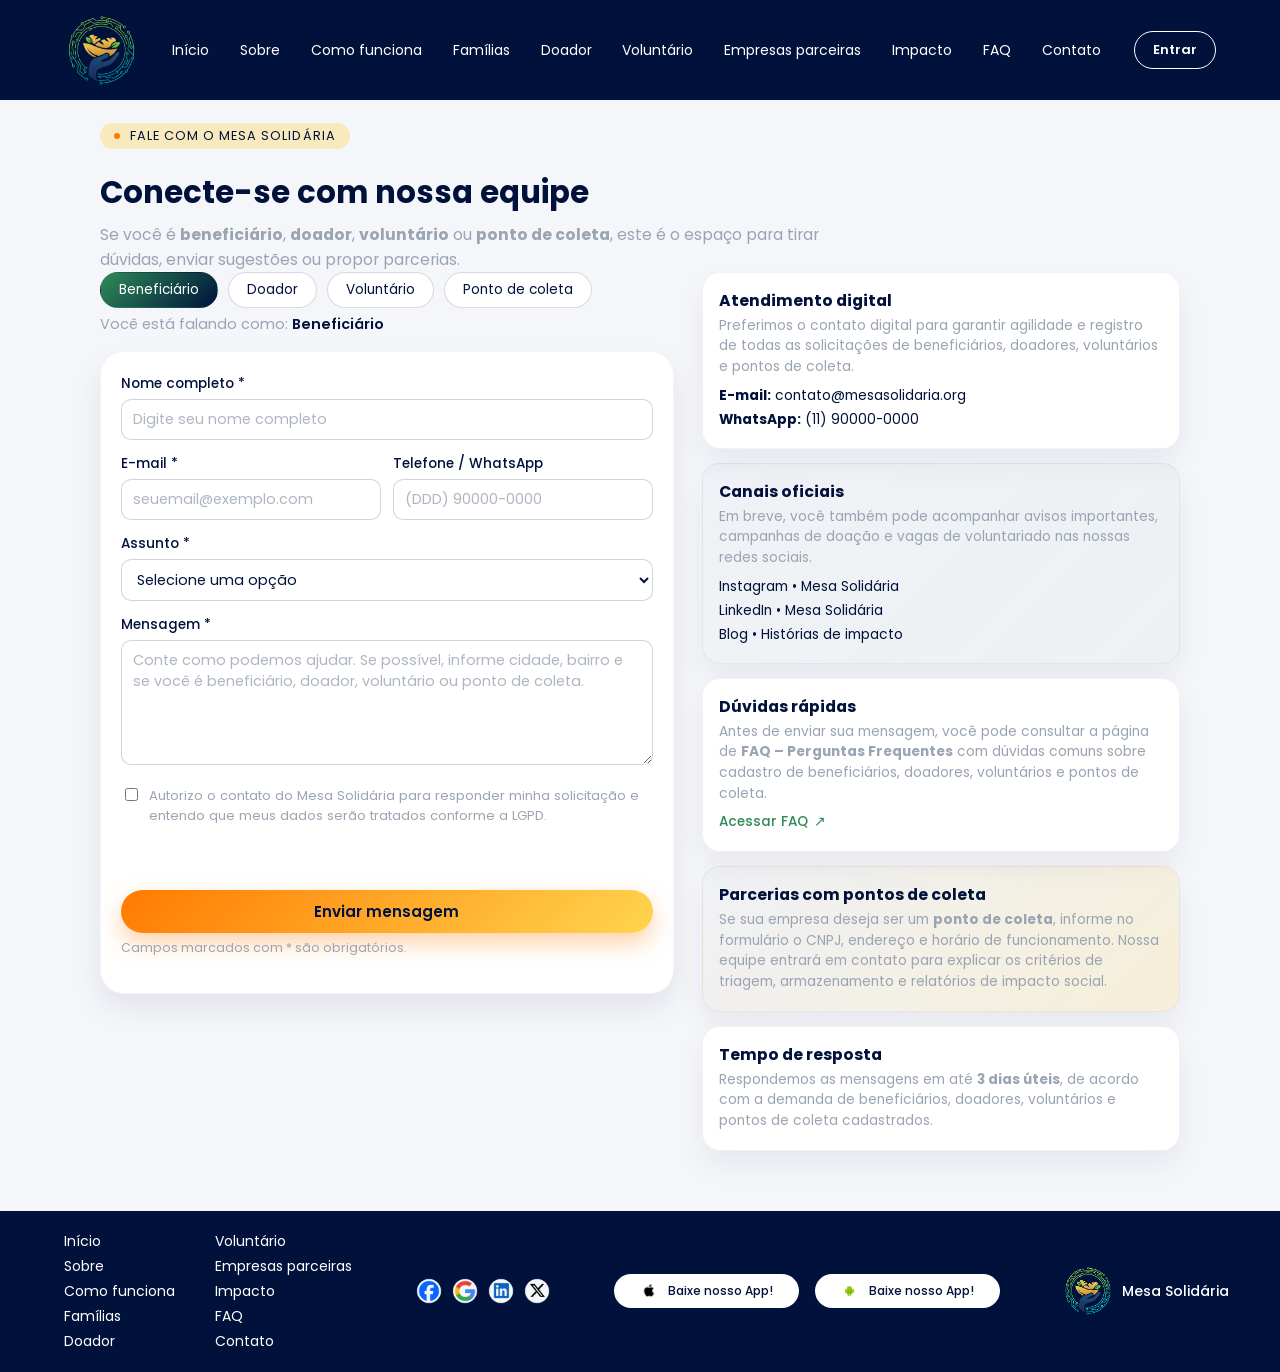
<file: contato.html>
<!DOCTYPE html>
<html lang="pt-br">
  <head>
    <meta charset="UTF-8" />
    <meta name="viewport" content="width=device-width, initial-scale=1.0" />
    <title>Contato - Mesa Solidária</title>

    <link
      href="https://fonts.googleapis.com/css2?family=Poppins:wght@300;400;500;600;700&display=swap"
      rel="stylesheet"
    />
    <link rel="stylesheet" href="css/navbar.css" />
    <link rel="stylesheet" href="css/contato.css" />
    <link rel="stylesheet" href="css/footer.css" />
    <link rel="icon" type="image/png" href="img/logo.png" />
  </head>

  <body class="pagina-contato">
    <div class="pagina-contato-wrapper">
      <header class="cabecalho">
        <div class="conteiner-navbar">
          <div class="area-logo">
            <a href="index.html">
              <img
                src="img/MESA SOLIDARIA - LOGO PRINCIPAL.svg"
                alt="Logo Mesa Solidária"
                class="imagem-logo"
              />
            </a>
          </div>

          <nav class="menu">
            <a href="index.html" class="item-menu">Início</a>
            <a href="sobre.html" class="item-menu">Sobre</a>
            <a href="comoFunciona.html" class="item-menu">Como funciona</a>
            <a href="familia.html" class="item-menu">Famílias</a>
            <a href="doador.html" class="item-menu">Doador</a>
            <a href="voluntario.html" class="item-menu">Voluntário</a>
            <a href="empresaParceira.html" class="item-menu">Empresas parceiras</a>
            <a href="impacto.html" class="item-menu">Impacto</a>
            <a href="faq.html" class="item-menu">FAQ</a>
            <a href="contato.html" class="item-menu">Contato</a>
          </nav>

          <div class="area-botao">
            <a class="botao-entrar" href="login.html">Entrar</a>
            <button
              class="botao-menu"
              type="button"
              aria-label="Abrir menu"
              aria-expanded="false"
            >
              <span></span>
            </button>
          </div>
        </div>
      </header>

      <main class="conteudo-contato">
        <section class="secao-cabecalho-contato">
          <p class="etiqueta-pagina">Fale com o Mesa Solidária</p>
          <h1 class="titulo-contato">Conecte-se com nossa equipe</h1>
          <p class="descricao-contato">
            Se você é <strong>beneficiário</strong>, <strong>doador</strong>,
            <strong>voluntário</strong> ou <strong>ponto de coleta</strong>, este é
            o espaço para tirar dúvidas, enviar sugestões ou propor parcerias.
          </p>
        </section>

        <section class="secao-layout-contato">
          <div class="coluna-esquerda-contato">
            <div class="bloco-perfis-contato" aria-label="Selecione seu perfil">
              <div class="lista-perfis-contato">
                <button
                  type="button"
                  class="botao-perfil botao-perfil-ativo"
                  data-perfil="Beneficiário"
                >
                  Beneficiário
                </button>
                <button type="button" class="botao-perfil" data-perfil="Doador">
                  Doador
                </button>
                <button
                  type="button"
                  class="botao-perfil"
                  data-perfil="Voluntário"
                >
                  Voluntário
                </button>
                <button
                  type="button"
                  class="botao-perfil"
                  data-perfil="Ponto de coleta"
                >
                  Ponto de coleta
                </button>
              </div>

              <p class="texto-perfil-selecionado">
                Você está falando como:
                <span id="texto-perfil-selecionado">Beneficiário</span>
              </p>
            </div>

            <form id="form-contato" class="formulario-contato" novalidate>
              <input
                type="hidden"
                id="perfil-contato"
                name="perfil"
                value="Beneficiário"
              />

              <div class="grupo-campo">
                <label for="nome-contato" class="rotulo-campo"
                  >Nome completo *</label
                >
                <input
                  type="text"
                  id="nome-contato"
                  name="nome"
                  class="campo-contato"
                  placeholder="Digite seu nome completo"
                  required
                />
              </div>

              <div class="grupo-campo campos-lado-a-lado">
                <div class="campo-metade">
                  <label for="email-contato" class="rotulo-campo">E-mail *</label>
                  <input
                    type="email"
                    id="email-contato"
                    name="email"
                    class="campo-contato"
                    placeholder="seuemail@exemplo.com"
                    required
                  />
                </div>

                <div class="campo-metade">
                  <label for="telefone-contato" class="rotulo-campo"
                    >Telefone / WhatsApp</label
                  >
                  <input
                    type="tel"
                    id="telefone-contato"
                    name="telefone"
                    class="campo-contato"
                    placeholder="(DDD) 90000-0000"
                  />
                </div>
              </div>

              <div class="grupo-campo">
                <label for="assunto-contato" class="rotulo-campo">Assunto *</label>
                <select
                  id="assunto-contato"
                  name="assunto"
                  class="campo-contato"
                  required
                >
                  <option value="">Selecione uma opção</option>
                  <option value="Cadastro de beneficiário">
                    Dúvidas sobre cadastro de beneficiário
                  </option>
                  <option value="Quero doar alimentos">Quero doar alimentos</option>
                  <option value="Quero ser voluntário">Quero ser voluntário</option>
                  <option value="Quero ser ponto de coleta">
                    Quero ser ponto de coleta
                  </option>
                  <option value="Outros assuntos">Outros assuntos</option>
                </select>
              </div>

              <div class="grupo-campo">
                <label for="mensagem-contato" class="rotulo-campo"
                  >Mensagem *</label
                >
                <textarea
                  id="mensagem-contato"
                  name="mensagem"
                  class="campo-contato campo-textarea"
                  rows="5"
                  placeholder="Conte como podemos ajudar. Se possível, informe cidade, bairro e se você é beneficiário, doador, voluntário ou ponto de coleta."
                  required
                ></textarea>
              </div>

              <div class="grupo-campo grupo-checkbox">
                <label class="rotulo-checkbox">
                  <input type="checkbox" id="aceite-contato" name="aceite" />
                  <span>
                    Autorizo o contato do Mesa Solidária para responder minha
                    solicitação e entendo que meus dados serão tratados conforme a
                    LGPD.
                  </span>
                </label>
              </div>

              <p class="mensagem-erro-formulario" id="mensagem-erro-formulario"></p>
              <p
                class="mensagem-sucesso-formulario"
                id="mensagem-sucesso-formulario"
              ></p>

              <button type="submit" class="botao-enviar-contato">
                Enviar mensagem
              </button>

              <p class="texto-legenda-formulario">
                Campos marcados com * são obrigatórios.
              </p>
            </form>
          </div>

          <aside class="coluna-direita-contato">
            <article class="cartao-contato">
              <h2 class="titulo-cartao-contato">Atendimento digital</h2>
              <p class="texto-cartao-contato">
                Preferimos o contato digital para garantir agilidade e registro de
                todas as solicitações de beneficiários, doadores, voluntários e
                pontos de coleta.
              </p>
              <ul class="lista-dados-contato">
                <li><strong>E-mail:</strong> contato@mesasolidaria.org</li>
                <li><strong>WhatsApp:</strong> (11) 90000-0000</li>
              </ul>
            </article>

            <article class="cartao-contato cartao-contato-secundario">
              <h2 class="titulo-cartao-contato">Canais oficiais</h2>
              <p class="texto-cartao-contato">
                Em breve, você também pode acompanhar avisos importantes, campanhas
                de doação e vagas de voluntariado nas nossas redes sociais.
              </p>
              <ul class="lista-dados-contato">
                <li>Instagram • Mesa Solidária</li>
                <li>LinkedIn • Mesa Solidária</li>
                <li>Blog • Histórias de impacto</li>
              </ul>
            </article>

            <article class="cartao-contato">
              <h2 class="titulo-cartao-contato">Dúvidas rápidas</h2>
              <p class="texto-cartao-contato">
                Antes de enviar sua mensagem, você pode consultar a página de
                <strong>FAQ – Perguntas Frequentes</strong> com dúvidas comuns sobre
                cadastro de beneficiários, doadores, voluntários e pontos de coleta.
              </p>
              <a href="faq.html" class="link-faq-contato">Acessar FAQ</a>
            </article>

            <article class="cartao-contato cartao-contato-destaque">
              <h2 class="titulo-cartao-contato">
                Parcerias com pontos de coleta
              </h2>
              <p class="texto-cartao-contato">
                Se sua empresa deseja ser um <strong>ponto de coleta</strong>,
                informe no formulário o CNPJ, endereço e horário de funcionamento.
                Nossa equipe entrará em contato para explicar os critérios de
                triagem, armazenamento e relatórios de impacto social.
              </p>
            </article>

            <article class="cartao-contato">
              <h2 class="titulo-cartao-contato">Tempo de resposta</h2>
              <p class="texto-cartao-contato">
                Respondemos as mensagens em até <strong>3 dias úteis</strong>, de
                acordo com a demanda de beneficiários, doadores, voluntários e
                pontos de coleta cadastrados.
              </p>
            </article>
          </aside>
        </section>
      </main>

      <footer class="rodape">
        <div class="conteiner-rodape">
          <div class="bloco-links">
            <div class="coluna-links">
              <a href="index.html" class="item-menu">Início</a>
              <a href="sobre.html" class="item-menu">Sobre</a>
              <a href="comofunciona.html" class="item-menu">Como funciona</a>
              <a href="familia.html" class="item-menu">Famílias</a>
              <a href="doar.html" class="item-menu">Doador</a>
            </div>

            <div class="coluna-links">
              <a href="voluntario.html" class="item-menu">Voluntário</a>
              <a href="empresaParceira.html" class="item-menu">Empresas parceiras</a>
              <a href="impacto/impacto.html" class="item-menu">Impacto</a>
              <a href="faq.html" class="item-menu">FAQ</a>
              <a href="contato.html" class="item-menu">Contato</a>
            </div>
          </div>

          <div class="linha-vertical"></div>

          <div class="bloco-sociais">
            <a href="#" class="link-social">
              <img src="img/FACEBOOK.png" alt="Facebook" class="icone-social" />
            </a>
            <a href="#" class="link-social">
              <img src="img/GOOGLE.png" alt="Google" class="icone-social" />
            </a>
            <a href="#" class="link-social">
              <img src="img/LINKEDIN.png" alt="LinkedIn" class="icone-social" />
            </a>
            <a href="#" class="link-social">
              <img src="img/X.png" alt="X" class="icone-social" />
            </a>
          </div>

          <div class="linha-vertical"></div>

          <div class="bloco-apps">
            <button class="botao-app" type="button">
              <img src="img/apple.png" alt="Apple" class="icone-app" />
              <span class="texto-botao-app">Baixe nosso App!</span>
            </button>

            <button class="botao-app" type="button">
              <img src="img/android.png" alt="Android" class="icone-app" />
              <span class="texto-botao-app">Baixe nosso App!</span>
            </button>
          </div>

          <div class="linha-vertical"></div>

          <div class="bloco-logo-rodape">
            <img src="img/logo.png" alt="Mesa Solidária" class="logo-rodape" />
            <span class="texto-logo-rodape">Mesa Solidária</span>
          </div>
        </div>
      </footer>
    </div>

    <script src="js/contato.js" defer></script>
  </body>
</html>
</file>
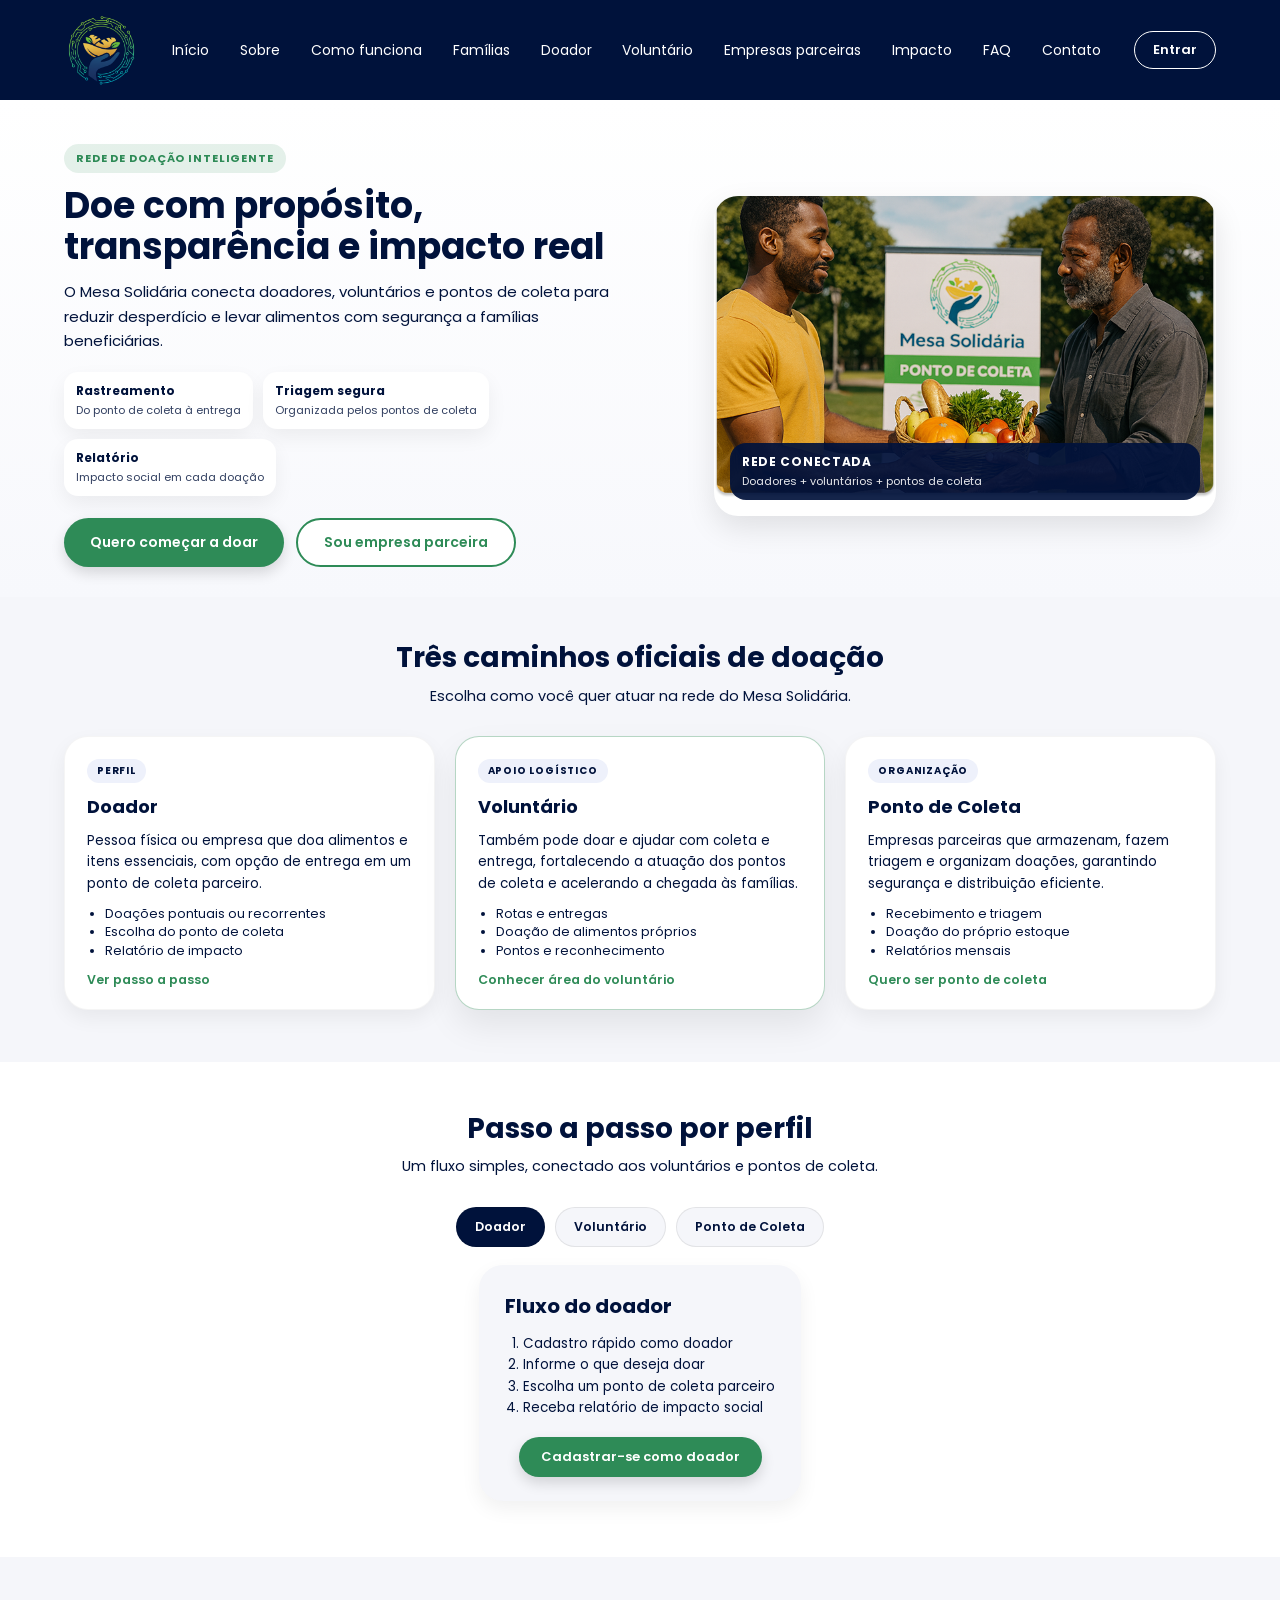
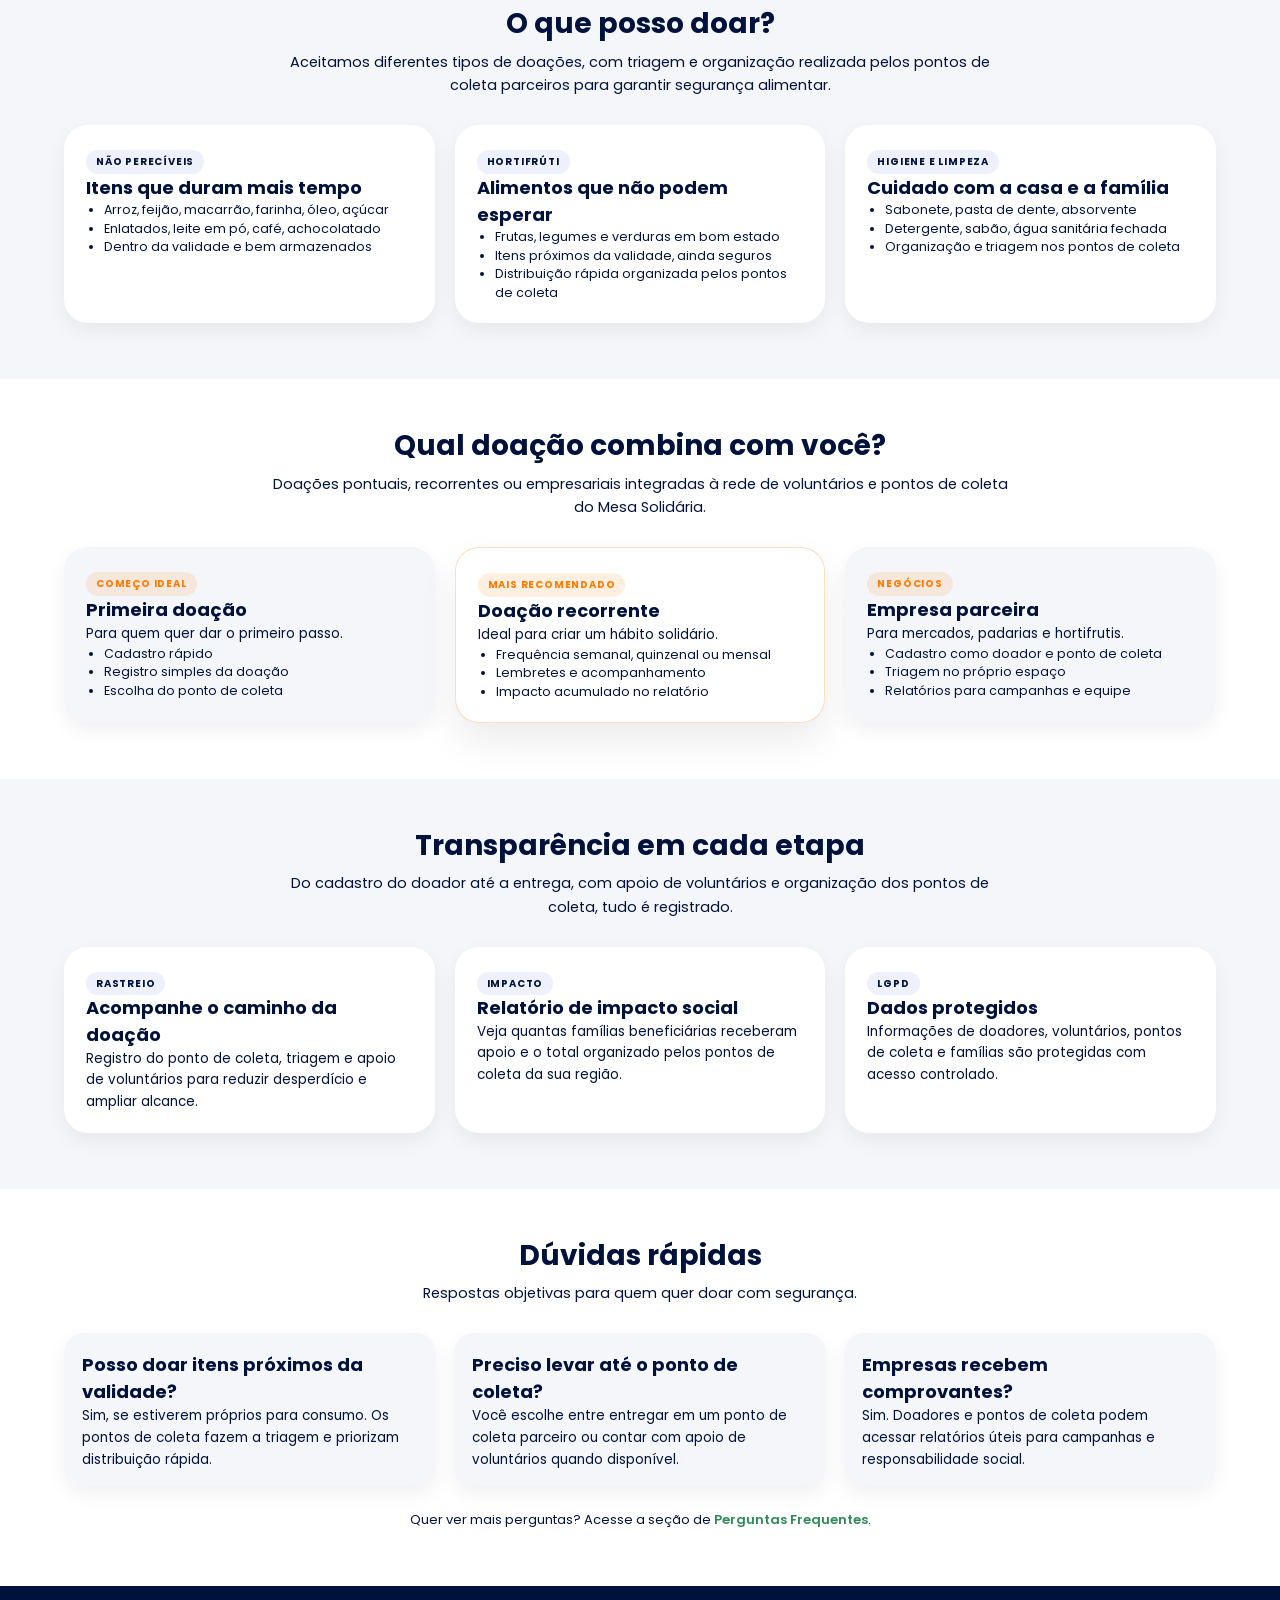
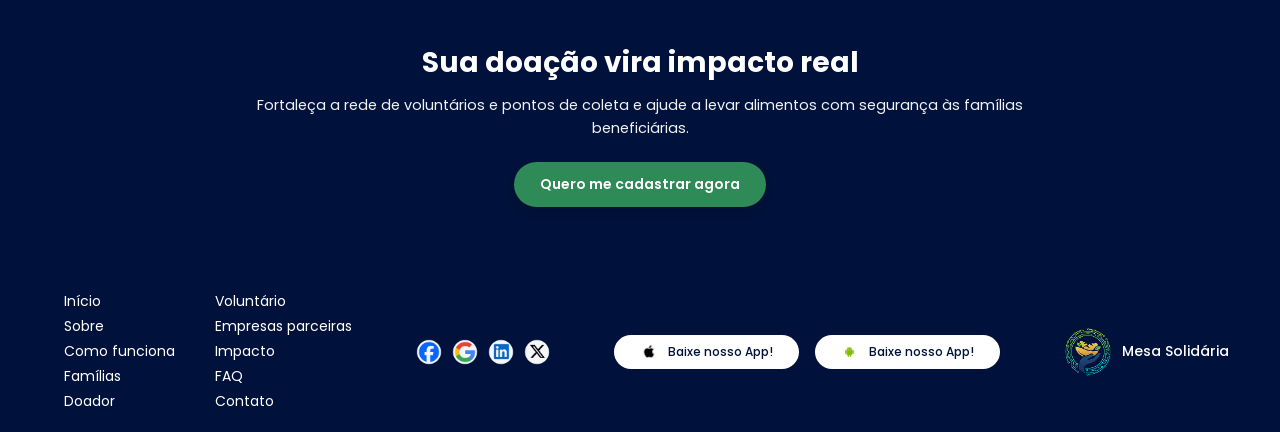
<file: doador.html>
<!DOCTYPE html>
<html lang="pt-BR">
  <head>
    <meta charset="UTF-8" />
    <meta name="viewport" content="width=device-width, initial-scale=1.0" />
    <title>Doador - Mesa Solidária</title>

    <link
      href="https://fonts.googleapis.com/css2?family=Poppins:wght@300;400;500;600;700&display=swap"
      rel="stylesheet"
    />
    <link rel="stylesheet" href="css/navbar.css" />
    <link rel="stylesheet" href="css/doador.css" />
    <link rel="stylesheet" href="css/footer.css" />
    <link rel="icon" type="image/png" href="img/logo.png" />
  </head>

  <body>
    <div class="pagina">
      <header class="cabecalho">
        <div class="conteiner-navbar">
          <div class="area-logo">
            <a href="index.html">
              <img
                src="img/MESA SOLIDARIA - LOGO PRINCIPAL.svg"
                alt="Logo Mesa Solidária"
                class="imagem-logo"
              />
            </a>
          </div>

          <nav class="menu">
            <a href="index.html" class="item-menu">Início</a>
            <a href="sobre.html" class="item-menu">Sobre</a>
            <a href="comoFunciona.html" class="item-menu">Como funciona</a>
            <a href="familia.html" class="item-menu">Famílias</a>
            <a href="doador.html" class="item-menu">Doador</a>
            <a href="voluntario.html" class="item-menu">Voluntário</a>
            <a href="empresaParceira.html" class="item-menu">Empresas parceiras</a>
            <a href="impacto.html" class="item-menu">Impacto</a>
            <a href="faq.html" class="item-menu">FAQ</a>
            <a href="contato.html" class="item-menu">Contato</a>
          </nav>

          <div class="area-botao">
            <a class="botao-entrar" href="login.html">Entrar</a>
            <button
              class="botao-menu"
              type="button"
              aria-label="Abrir menu"
              aria-expanded="false"
            >
              <span></span>
            </button>
          </div>
        </div>
      </header>

      <main class="conteudo-principal">
        <section class="secao-hero-doador">
          <div class="conteiner-hero-doador animar-entrada">
            <div class="coluna-hero-texto">
              <span class="etiqueta-hero">Rede de doação inteligente</span>

              <h1 class="titulo-hero">Doe com propósito, transparência e impacto real</h1>

              <p class="subtitulo-hero">
                O Mesa Solidária conecta doadores, voluntários e pontos de coleta para
                reduzir desperdício e levar alimentos com segurança a famílias beneficiárias.
              </p>

              <div class="linha-beneficios">
                <div class="chip-beneficio">
                  <strong>Rastreamento</strong>
                  <span>Do ponto de coleta à entrega</span>
                </div>
                <div class="chip-beneficio">
                  <strong>Triagem segura</strong>
                  <span>Organizada pelos pontos de coleta</span>
                </div>
                <div class="chip-beneficio">
                  <strong>Relatório</strong>
                  <span>Impacto social em cada doação</span>
                </div>
              </div>

              <div class="linha-botoes-hero">
                <a class="botao-primario" href="#secao-o-que-doar">Quero começar a doar</a>
                <a class="botao-secundario" href="empresaParceira.html">Sou empresa parceira</a>
              </div>
            </div>

            <div class="coluna-hero-imagem">
              <div class="moldura-hero">
                <img
                  src="img/banner.doar.png"
                  alt="Doações organizadas"
                  class="imagem-hero"
                />
                <div class="faixa-hero">
                  <span class="titulo-faixa">Rede conectada</span>
                  <span class="texto-faixa">Doadores + voluntários + pontos de coleta</span>
                </div>
              </div>
            </div>
          </div>
        </section>

        <section class="secao-caminhos-doador">
          <div class="conteiner-caminhos">
            <div class="cabecalho-secao animar-entrada">
              <h2 class="titulo-secao">Três caminhos oficiais de doação</h2>
              <p class="subtitulo-secao">
                Escolha como você quer atuar na rede do Mesa Solidária.
              </p>
            </div>

            <div class="grade-caminhos">
              <article class="cartao-caminho animar-entrada">
                <span class="etiqueta-cartao">Perfil</span>
                <h3 class="titulo-cartao">Doador</h3>
                <p class="texto-cartao">
                  Pessoa física ou empresa que doa alimentos e itens essenciais, com
                  opção de entrega em um ponto de coleta parceiro.
                </p>
                <ul class="lista-cartao">
                  <li>Doações pontuais ou recorrentes</li>
                  <li>Escolha do ponto de coleta</li>
                  <li>Relatório de impacto</li>
                </ul>
                <a class="link-cartao" href="#secao-passo-perfil">Ver passo a passo</a>
              </article>

              <article class="cartao-caminho animar-entrada destaque">
                <span class="etiqueta-cartao">Apoio logístico</span>
                <h3 class="titulo-cartao">Voluntário</h3>
                <p class="texto-cartao">
                  Também pode doar e ajudar com coleta e entrega, fortalecendo a
                  atuação dos pontos de coleta e acelerando a chegada às famílias.
                </p>
                <ul class="lista-cartao">
                  <li>Rotas e entregas</li>
                  <li>Doação de alimentos próprios</li>
                  <li>Pontos e reconhecimento</li>
                </ul>
                <a class="link-cartao" href="voluntario.html">Conhecer área do voluntário</a>
              </article>

              <article class="cartao-caminho animar-entrada">
                <span class="etiqueta-cartao">Organização</span>
                <h3 class="titulo-cartao">Ponto de Coleta</h3>
                <p class="texto-cartao">
                  Empresas parceiras que armazenam, fazem triagem e organizam doações,
                  garantindo segurança e distribuição eficiente.
                </p>
                <ul class="lista-cartao">
                  <li>Recebimento e triagem</li>
                  <li>Doação do próprio estoque</li>
                  <li>Relatórios mensais</li>
                </ul>
                <a class="link-cartao" href="empresaParceira.html">Quero ser ponto de coleta</a>
              </article>
            </div>
          </div>
        </section>

        <section id="secao-passo-perfil" class="secao-passo-perfil">
          <div class="conteiner-passo-perfil">
            <div class="cabecalho-secao animar-entrada">
              <h2 class="titulo-secao">Passo a passo por perfil</h2>
              <p class="subtitulo-secao">
                Um fluxo simples, conectado aos voluntários e pontos de coleta.
              </p>
            </div>

            <div class="abas-perfis animar-entrada">
              <button class="aba-perfil ativa" data-aba="aba-doador">Doador</button>
              <button class="aba-perfil" data-aba="aba-voluntario">Voluntário</button>
              <button class="aba-perfil" data-aba="aba-ponto">Ponto de Coleta</button>
            </div>

            <div class="painel-perfis">
              <article id="aba-doador" class="painel-perfil ativo animar-entrada">
                <div class="bloco-painel">
                  <h3 class="titulo-painel">Fluxo do doador</h3>
                  <ol class="lista-painel">
                    <li>Cadastro rápido como doador</li>
                    <li>Informe o que deseja doar</li>
                    <li>Escolha um ponto de coleta parceiro</li>
                    <li>Receba relatório de impacto social</li>
                  </ol>
                  <a class="botao-primario pequeno" href="#">
                    Cadastrar-se como doador
                  </a>
                </div>
              </article>

              <article id="aba-voluntario" class="painel-perfil animar-entrada">
                <div class="bloco-painel">
                  <h3 class="titulo-painel">Fluxo do voluntário</h3>
                  <ol class="lista-painel">
                    <li>Cadastro como voluntário</li>
                    <li>Escolha rotas e entregas disponíveis</li>
                    <li>Integração com pontos de coleta</li>
                    <li>Ganhe pontos e acompanhe o impacto</li>
                  </ol>
                  <a class="botao-primario pequeno" href="#">Cadastre-se como voluntário </a>
                </div>
              </article>

              <article id="aba-ponto" class="painel-perfil animar-entrada">
                <div class="bloco-painel">
                  <h3 class="titulo-painel">Fluxo do ponto de coleta</h3>
                  <ol class="lista-painel">
                    <li>Cadastro da empresa parceira</li>
                    <li>Recebimento, triagem e organização</li>
                    <li>Integração com voluntários e doadores</li>
                    <li>Relatórios de impacto e rastreio</li>
                  </ol>
                  <a class="botao-primario pequeno" href="empresaParceira.html">
                    Registrar ponto de coleta
                  </a>
                </div>
              </article>
            </div>
          </div>
        </section>

        <section id="secao-o-que-doar" class="secao-o-que-doar">
          <div class="conteiner-o-que-doar">
            <div class="cabecalho-secao animar-entrada">
              <h2 class="titulo-secao">O que posso doar?</h2>
              <p class="subtitulo-secao">
                Aceitamos diferentes tipos de doações, com triagem e organização realizada
                pelos pontos de coleta parceiros para garantir segurança alimentar.
              </p>
            </div>

            <div class="grade-tipos-doacao">
              <article class="cartao-tipo-doacao animar-entrada">
                <span class="etiqueta-tipo">Não perecíveis</span>
                <h3 class="titulo-cartao">Itens que duram mais tempo</h3>
                <ul class="lista-cartao">
                  <li>Arroz, feijão, macarrão, farinha, óleo, açúcar</li>
                  <li>Enlatados, leite em pó, café, achocolatado</li>
                  <li>Dentro da validade e bem armazenados</li>
                </ul>
              </article>

              <article class="cartao-tipo-doacao animar-entrada">
                <span class="etiqueta-tipo">Hortifrúti</span>
                <h3 class="titulo-cartao">Alimentos que não podem esperar</h3>
                <ul class="lista-cartao">
                  <li>Frutas, legumes e verduras em bom estado</li>
                  <li>Itens próximos da validade, ainda seguros</li>
                  <li>Distribuição rápida organizada pelos pontos de coleta</li>
                </ul>
              </article>

              <article class="cartao-tipo-doacao animar-entrada">
                <span class="etiqueta-tipo">Higiene e limpeza</span>
                <h3 class="titulo-cartao">Cuidado com a casa e a família</h3>
                <ul class="lista-cartao">
                  <li>Sabonete, pasta de dente, absorvente</li>
                  <li>Detergente, sabão, água sanitária fechada</li>
                  <li>Organização e triagem nos pontos de coleta</li>
                </ul>
              </article>
            </div>
          </div>
        </section>

        <section class="secao-planos-doacao">
          <div class="conteiner-planos-doacao">
            <div class="cabecalho-secao animar-entrada">
              <h2 class="titulo-secao">Qual doação combina com você?</h2>
              <p class="subtitulo-secao">
                Doações pontuais, recorrentes ou empresariais integradas à rede de
                voluntários e pontos de coleta do Mesa Solidária.
              </p>
            </div>

            <div class="grade-planos-doacao">
              <article class="cartao-plano animar-entrada">
                <span class="etiqueta-plano">Começo ideal</span>
                <h3 class="titulo-cartao">Primeira doação</h3>
                <p class="texto-cartao">Para quem quer dar o primeiro passo.</p>
                <ul class="lista-cartao">
                  <li>Cadastro rápido</li>
                  <li>Registro simples da doação</li>
                  <li>Escolha do ponto de coleta</li>
                </ul>
              </article>

              <article class="cartao-plano animar-entrada destaque">
                <span class="etiqueta-plano">Mais recomendado</span>
                <h3 class="titulo-cartao">Doação recorrente</h3>
                <p class="texto-cartao">Ideal para criar um hábito solidário.</p>
                <ul class="lista-cartao">
                  <li>Frequência semanal, quinzenal ou mensal</li>
                  <li>Lembretes e acompanhamento</li>
                  <li>Impacto acumulado no relatório</li>
                </ul>
              </article>

              <article class="cartao-plano animar-entrada">
                <span class="etiqueta-plano">Negócios</span>
                <h3 class="titulo-cartao">Empresa parceira</h3>
                <p class="texto-cartao">Para mercados, padarias e hortifrutis.</p>
                <ul class="lista-cartao">
                  <li>Cadastro como doador e ponto de coleta</li>
                  <li>Triagem no próprio espaço</li>
                  <li>Relatórios para campanhas e equipe</li>
                </ul>
              </article>
            </div>
          </div>
        </section>

        <section class="secao-transparencia-doacao">
          <div class="conteiner-transparencia-doacao">
            <div class="cabecalho-secao animar-entrada">
              <h2 class="titulo-secao">Transparência em cada etapa</h2>
              <p class="subtitulo-secao">
                Do cadastro do doador até a entrega, com apoio de voluntários e
                organização dos pontos de coleta, tudo é registrado.
              </p>
            </div>

            <div class="grade-transparencia">
              <article class="cartao-transparencia animar-entrada">
                <span class="etiqueta-cartao">Rastreio</span>
                <h3 class="titulo-cartao">Acompanhe o caminho da doação</h3>
                <p class="texto-cartao">
                  Registro do ponto de coleta, triagem e apoio de voluntários para reduzir
                  desperdício e ampliar alcance.
                </p>
              </article>

              <article class="cartao-transparencia animar-entrada">
                <span class="etiqueta-cartao">Impacto</span>
                <h3 class="titulo-cartao">Relatório de impacto social</h3>
                <p class="texto-cartao">
                  Veja quantas famílias beneficiárias receberam apoio e o total organizado
                  pelos pontos de coleta da sua região.
                </p>
              </article>

              <article class="cartao-transparencia animar-entrada">
                <span class="etiqueta-cartao">LGPD</span>
                <h3 class="titulo-cartao">Dados protegidos</h3>
                <p class="texto-cartao">
                  Informações de doadores, voluntários, pontos de coleta e famílias são
                  protegidas com acesso controlado.
                </p>
              </article>
            </div>
          </div>
        </section>

        <section class="secao-duvidas-doadores">
          <div class="conteiner-duvidas-doadores">
            <div class="cabecalho-secao animar-entrada">
              <h2 class="titulo-secao">Dúvidas rápidas</h2>
              <p class="subtitulo-secao">
                Respostas objetivas para quem quer doar com segurança.
              </p>
            </div>

            <div class="grade-duvidas">
              <article class="cartao-duvida animar-entrada">
                <h3 class="titulo-cartao">Posso doar itens próximos da validade?</h3>
                <p class="texto-cartao">
                  Sim, se estiverem próprios para consumo. Os pontos de coleta fazem a
                  triagem e priorizam distribuição rápida.
                </p>
              </article>

              <article class="cartao-duvida animar-entrada">
                <h3 class="titulo-cartao">Preciso levar até o ponto de coleta?</h3>
                <p class="texto-cartao">
                  Você escolhe entre entregar em um ponto de coleta parceiro ou contar com
                  apoio de voluntários quando disponível.
                </p>
              </article>

              <article class="cartao-duvida animar-entrada">
                <h3 class="titulo-cartao">Empresas recebem comprovantes?</h3>
                <p class="texto-cartao">
                  Sim. Doadores e pontos de coleta podem acessar relatórios úteis para
                  campanhas e responsabilidade social.
                </p>
              </article>
            </div>

            <p class="texto-faq-final animar-entrada">
              Quer ver mais perguntas? Acesse a seção de <a href="faq.html">Perguntas Frequentes</a>.
            </p>
          </div>
        </section>

        <section class="secao-cta-final">
          <div class="conteiner-cta-final animar-entrada">
            <h2 class="titulo-cta">Sua doação vira impacto real</h2>
            <p class="subtitulo-cta">
              Fortaleça a rede de voluntários e pontos de coleta e ajude a levar
              alimentos com segurança às famílias beneficiárias.
            </p>
            <a class="botao-primario" href="#">Quero me cadastrar agora</a>
          </div>
        </section>
      </main>

      <footer class="rodape">
        <div class="conteiner-rodape">
          <div class="bloco-links">
            <div class="coluna-links">
              <a href="index.html" class="item-menu">Início</a>
              <a href="sobre.html" class="item-menu">Sobre</a>
              <a href="comofunciona.html" class="item-menu">Como funciona</a>
              <a href="familia.html" class="item-menu">Famílias</a>
              <a href="doar.html" class="item-menu">Doador</a>
            </div>

            <div class="coluna-links">
              <a href="voluntario.html" class="item-menu">Voluntário</a>
              <a href="empresaParceira.html" class="item-menu">Empresas parceiras</a>
              <a href="impacto.html" class="item-menu">Impacto</a>
              <a href="faq.html" class="item-menu">FAQ</a>
              <a href="contato.html" class="item-menu">Contato</a>
            </div>
          </div>

          <div class="linha-vertical"></div>

          <div class="bloco-sociais">
            <a href="#" class="link-social">
              <img src="img/FACEBOOK.png" alt="Facebook" class="icone-social" />
            </a>
            <a href="#" class="link-social">
              <img src="img/GOOGLE.png" alt="Google" class="icone-social" />
            </a>
            <a href="#" class="link-social">
              <img src="img/LINKEDIN.png" alt="LinkedIn" class="icone-social" />
            </a>
            <a href="#" class="link-social">
              <img src="img/X.png" alt="X" class="icone-social" />
            </a>
          </div>

          <div class="linha-vertical"></div>

          <div class="bloco-apps">
            <button class="botao-app" type="button">
              <img src="img/apple.png" alt="Apple" class="icone-app" />
              <span class="texto-botao-app">Baixe nosso App!</span>
            </button>

            <button class="botao-app" type="button">
              <img src="img/android.png" alt="Android" class="icone-app" />
              <span class="texto-botao-app">Baixe nosso App!</span>
            </button>
          </div>

          <div class="linha-vertical"></div>

          <div class="bloco-logo-rodape">
            <img src="img/logo.png" alt="Mesa Solidária" class="logo-rodape" />
            <span class="texto-logo-rodape">Mesa Solidária</span>
          </div>
        </div>
      </footer>
    </div>

    <script src="js/doador.js"></script>
  </body>
</html>
</file>
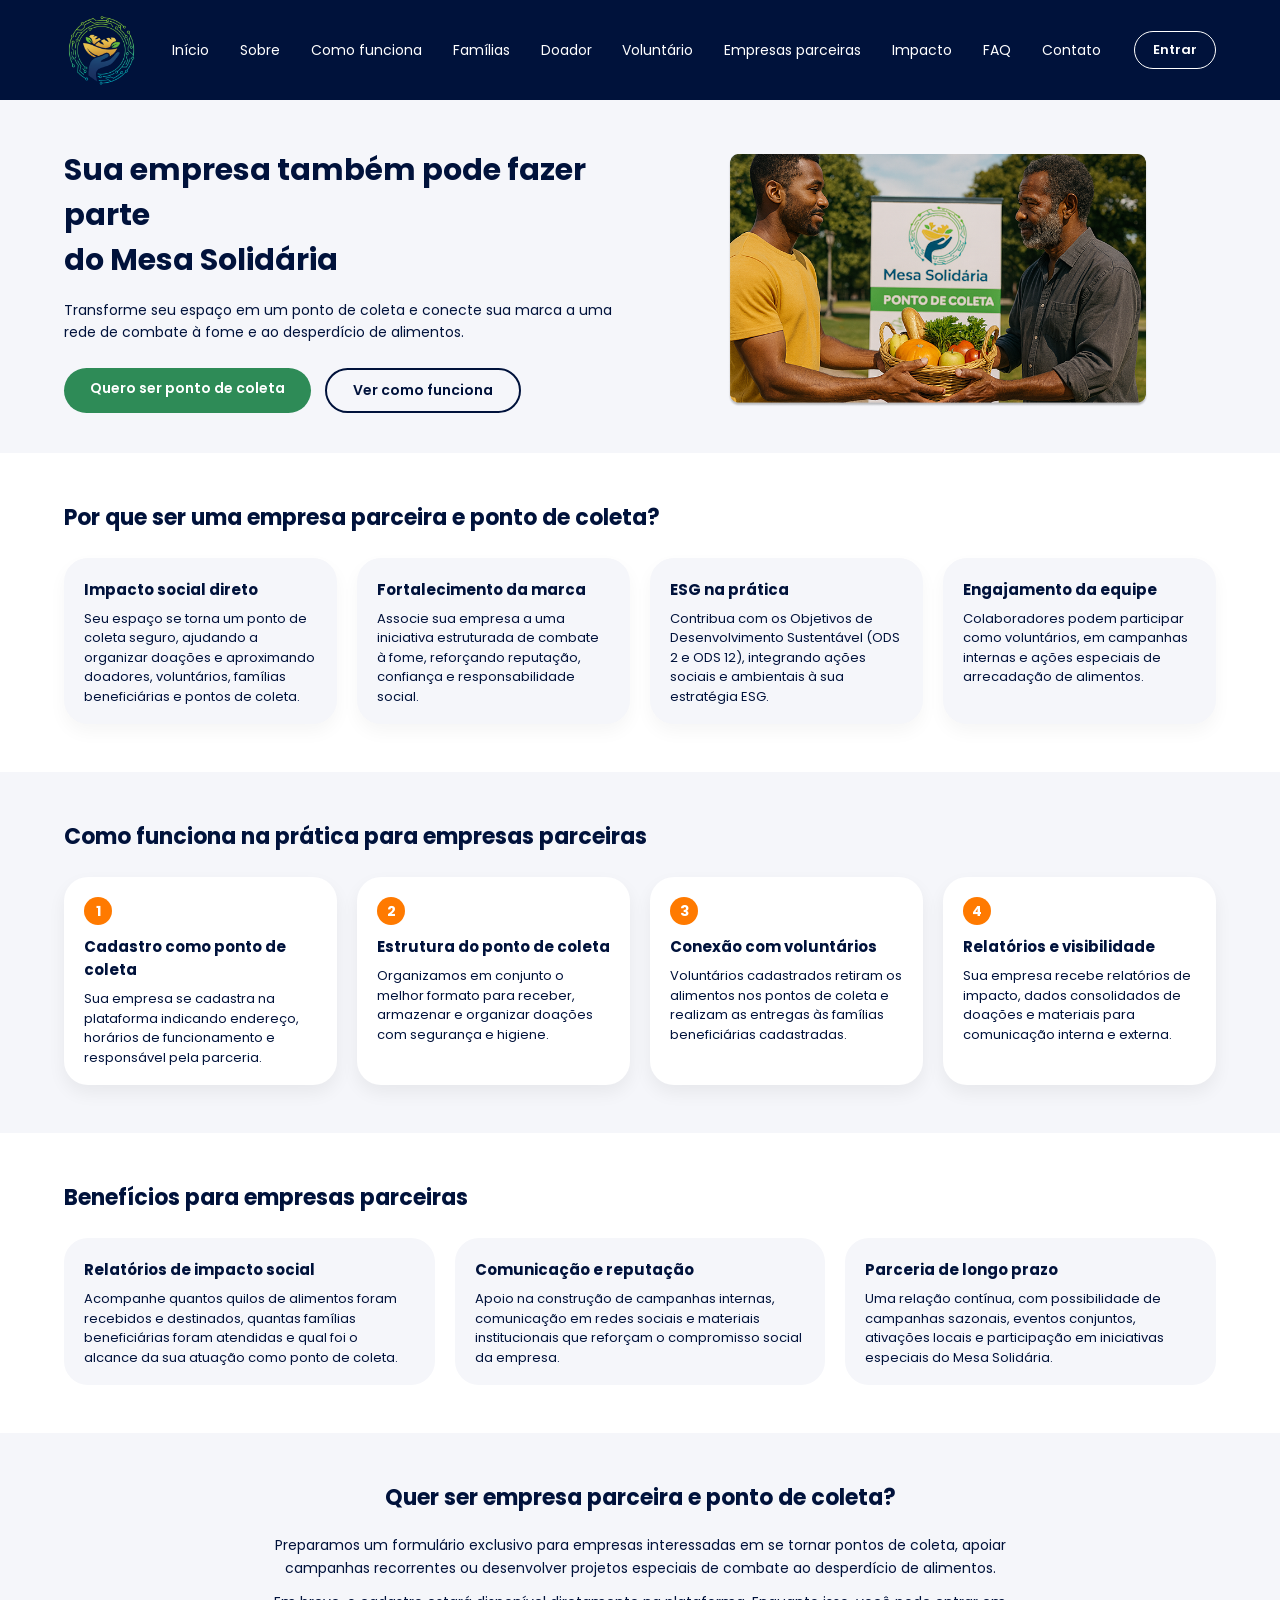
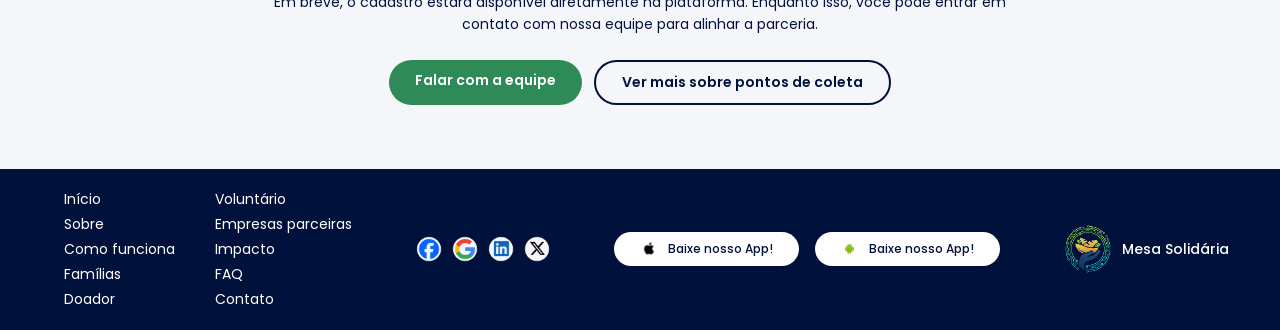
<file: empresaParceira.html>
<!DOCTYPE html>
<html lang="pt-br">
  <head>
    <meta charset="UTF-8" />
    <meta name="viewport" content="width=device-width, initial-scale=1.0" />
    <title>Inicio - Mesa Solidária</title>

    <link
      href="https://fonts.googleapis.com/css2?family=Poppins:wght@300;400;500;600;700&display=swap"
      rel="stylesheet"
    />
    <link rel="stylesheet" href="css/navbar.css" />
    <link rel="stylesheet" href="css/empresaParceira.css" />
    <link rel="stylesheet" href="css/footer.css" />
    <link rel="icon" type="image/png" href="img/logo.png" />
  </head>

  <body>
    <div class="pagina">
      <header class="cabecalho">
        <div class="conteiner-navbar">
          <div class="area-logo">
            <a href="index.html">
              <img
                src="img/MESA SOLIDARIA - LOGO PRINCIPAL.svg"
                alt="Logo Mesa Solidária"
                class="imagem-logo"
              />
            </a>
          </div>

          <nav class="menu">
            <a href="index.html" class="item-menu">Início</a>
            <a href="sobre.html" class="item-menu">Sobre</a>
            <a href="comoFunciona.html" class="item-menu">Como funciona</a>
            <a href="familia.html" class="item-menu">Famílias</a>
            <a href="doador.html" class="item-menu">Doador</a>
            <a href="voluntario.html" class="item-menu">Voluntário</a>
            <a href="empresaParceira.html" class="item-menu">Empresas parceiras</a>
            <a href="impacto.html" class="item-menu">Impacto</a>
            <a href="faq.html" class="item-menu">FAQ</a>
            <a href="contato.html" class="item-menu">Contato</a>
          </nav>

          <div class="area-botao">
            <a class="botao-entrar" href="login.html">Entrar</a>
            <button
              class="botao-menu"
              type="button"
              aria-label="Abrir menu"
              aria-expanded="false"
            >
              <span></span>
            </button>
          </div>
        </div>
      </header>

      <section class="secao-banner-empresas">
        <div class="fundo-banner-empresas">
          <div class="conteiner-banner-empresas">
            <div class="bloco-texto-banner-empresas">
              <h1 class="titulo-banner-empresas">
                Sua empresa também pode fazer parte<br />
                do Mesa Solidária
              </h1>
              <p class="subtitulo-banner-empresas">
                Transforme seu espaço em um ponto de coleta e conecte sua marca a uma
                rede de combate à fome e ao desperdício de alimentos.
              </p>

              <div class="grupo-botoes-banner-empresas">
                <a
                  href="#contato-empresas"
                  class="botao-banner-empresas botao-banner-primario-empresas"
                >
                  Quero ser ponto de coleta
                </a>
                <a
                  href="#como-funciona-empresas"
                  class="botao-banner-empresas botao-banner-secundario-empresas"
                >
                  Ver como funciona
                </a>
              </div>
            </div>

            <div class="bloco-imagem-banner-empresas">
              <img
                src="img/banner.doar.png"
                alt="Ilustração de empresa parceira atuando como ponto de coleta"
                class="imagem-banner-empresas"
              />
            </div>
          </div>
        </div>
      </section>

      <section class="secao-motivos-empresas">
        <div class="conteiner-motivos-empresas">
          <h2 class="titulo-secao-empresas">
            Por que ser uma empresa parceira e ponto de coleta?
          </h2>

          <div class="grade-motivos-empresas">
            <article class="cartao-motivo-empresa">
              <h3 class="titulo-cartao-empresa">Impacto social direto</h3>
              <p class="texto-cartao-empresa">
                Seu espaço se torna um ponto de coleta seguro, ajudando a organizar
                doações e aproximando doadores, voluntários, famílias beneficiárias e
                pontos de coleta.
              </p>
            </article>

            <article class="cartao-motivo-empresa">
              <h3 class="titulo-cartao-empresa">Fortalecimento da marca</h3>
              <p class="texto-cartao-empresa">
                Associe sua empresa a uma iniciativa estruturada de combate à fome,
                reforçando reputação, confiança e responsabilidade social.
              </p>
            </article>

            <article class="cartao-motivo-empresa">
              <h3 class="titulo-cartao-empresa">ESG na prática</h3>
              <p class="texto-cartao-empresa">
                Contribua com os Objetivos de Desenvolvimento Sustentável (ODS 2 e ODS
                12), integrando ações sociais e ambientais à sua estratégia ESG.
              </p>
            </article>

            <article class="cartao-motivo-empresa">
              <h3 class="titulo-cartao-empresa">Engajamento da equipe</h3>
              <p class="texto-cartao-empresa">
                Colaboradores podem participar como voluntários, em campanhas internas e
                ações especiais de arrecadação de alimentos.
              </p>
            </article>
          </div>
        </div>
      </section>

      <section id="como-funciona-empresas" class="secao-como-funciona-empresas">
        <div class="conteiner-como-funciona-empresas">
          <h2 class="titulo-secao-empresas">
            Como funciona na prática para empresas parceiras
          </h2>

          <div class="grade-passos-empresas">
            <article class="cartao-passo-empresa">
              <span class="etapa-passo-empresa">1</span>
              <h3 class="titulo-passo-empresa">Cadastro como ponto de coleta</h3>
              <p class="texto-passo-empresa">
                Sua empresa se cadastra na plataforma indicando endereço, horários de
                funcionamento e responsável pela parceria.
              </p>
            </article>

            <article class="cartao-passo-empresa">
              <span class="etapa-passo-empresa">2</span>
              <h3 class="titulo-passo-empresa">Estrutura do ponto de coleta</h3>
              <p class="texto-passo-empresa">
                Organizamos em conjunto o melhor formato para receber, armazenar e
                organizar doações com segurança e higiene.
              </p>
            </article>

            <article class="cartao-passo-empresa">
              <span class="etapa-passo-empresa">3</span>
              <h3 class="titulo-passo-empresa">Conexão com voluntários</h3>
              <p class="texto-passo-empresa">
                Voluntários cadastrados retiram os alimentos nos pontos de coleta e
                realizam as entregas às famílias beneficiárias cadastradas.
              </p>
            </article>

            <article class="cartao-passo-empresa">
              <span class="etapa-passo-empresa">4</span>
              <h3 class="titulo-passo-empresa">Relatórios e visibilidade</h3>
              <p class="texto-passo-empresa">
                Sua empresa recebe relatórios de impacto, dados consolidados de doações e
                materiais para comunicação interna e externa.
              </p>
            </article>
          </div>
        </div>
      </section>

      <section class="secao-beneficios-empresas">
        <div class="conteiner-beneficios-empresas">
          <h2 class="titulo-secao-empresas">Benefícios para empresas parceiras</h2>

          <div class="grade-beneficios-empresas">
            <article class="cartao-beneficio-empresa">
              <h3 class="titulo-beneficio-empresa">Relatórios de impacto social</h3>
              <p class="texto-beneficio-empresa">
                Acompanhe quantos quilos de alimentos foram recebidos e destinados,
                quantas famílias beneficiárias foram atendidas e qual foi o alcance da
                sua atuação como ponto de coleta.
              </p>
            </article>

            <article class="cartao-beneficio-empresa">
              <h3 class="titulo-beneficio-empresa">Comunicação e reputação</h3>
              <p class="texto-beneficio-empresa">
                Apoio na construção de campanhas internas, comunicação em redes sociais e
                materiais institucionais que reforçam o compromisso social da empresa.
              </p>
            </article>

            <article class="cartao-beneficio-empresa">
              <h3 class="titulo-beneficio-empresa">Parceria de longo prazo</h3>
              <p class="texto-beneficio-empresa">
                Uma relação contínua, com possibilidade de campanhas sazonais, eventos
                conjuntos, ativações locais e participação em iniciativas especiais do
                Mesa Solidária.
              </p>
            </article>
          </div>
        </div>
      </section>

      <section id="contato-empresas" class="secao-contato-empresas">
        <div class="conteiner-contato-empresas">
          <h2 class="titulo-secao-empresas">
            Quer ser empresa parceira e ponto de coleta?
          </h2>
          <p class="texto-contato-empresas">
            Preparamos um formulário exclusivo para empresas interessadas em se tornar
            pontos de coleta, apoiar campanhas recorrentes ou desenvolver projetos
            especiais de combate ao desperdício de alimentos.
          </p>
          <p class="texto-contato-empresas">
            Em breve, o cadastro estará disponível diretamente na plataforma. Enquanto
            isso, você pode entrar em contato com nossa equipe para alinhar a parceria.
          </p>

          <div class="area-botoes-contato-empresas">
            <a
              href="../contato/contato.html"
              class="botao-contato-empresas botao-contato-principal"
            >
              Falar com a equipe
            </a>
            <a
              href="../pontos_coleta/pontos_coleta.html"
              class="botao-contato-empresas botao-contato-secundario"
            >
              Ver mais sobre pontos de coleta
            </a>
          </div>
        </div>
      </section>

      <footer class="rodape">
        <div class="conteiner-rodape">
          <div class="bloco-links">
            <div class="coluna-links">
              <a href="index.html" class="item-menu">Início</a>
              <a href="sobre.html" class="item-menu">Sobre</a>
              <a href="comofunciona.html" class="item-menu">Como funciona</a>
              <a href="familia.html" class="item-menu">Famílias</a>
              <a href="doar.html" class="item-menu">Doador</a>
            </div>

            <div class="coluna-links">
              <a href="voluntario.html" class="item-menu">Voluntário</a>
              <a href="empresaParceira.html" class="item-menu">Empresas parceiras</a>
              <a href="impacto.html" class="item-menu">Impacto</a>
              <a href="faq.html" class="item-menu">FAQ</a>
              <a href="contato.html" class="item-menu">Contato</a>
            </div>
          </div>

          <div class="linha-vertical"></div>

          <div class="bloco-sociais">
            <a href="#" class="link-social">
              <img src="img/FACEBOOK.png" alt="Facebook" class="icone-social" />
            </a>
            <a href="#" class="link-social">
              <img src="img/GOOGLE.png" alt="Google" class="icone-social" />
            </a>
            <a href="#" class="link-social">
              <img src="img/LINKEDIN.png" alt="LinkedIn" class="icone-social" />
            </a>
            <a href="#" class="link-social">
              <img src="img/X.png" alt="X" class="icone-social" />
            </a>
          </div>

          <div class="linha-vertical"></div>

          <div class="bloco-apps">
            <button class="botao-app" type="button">
              <img src="img/apple.png" alt="Apple" class="icone-app" />
              <span class="texto-botao-app">Baixe nosso App!</span>
            </button>

            <button class="botao-app" type="button">
              <img src="img/android.png" alt="Android" class="icone-app" />
              <span class="texto-botao-app">Baixe nosso App!</span>
            </button>
          </div>

          <div class="linha-vertical"></div>

          <div class="bloco-logo-rodape">
            <img src="img/logo.png" alt="Mesa Solidária" class="logo-rodape" />
            <span class="texto-logo-rodape">Mesa Solidária</span>
          </div>
        </div>
      </footer>
    </div>

    <script src="js/empresaParceira.js"></script>
  </body>
</html>
</file>
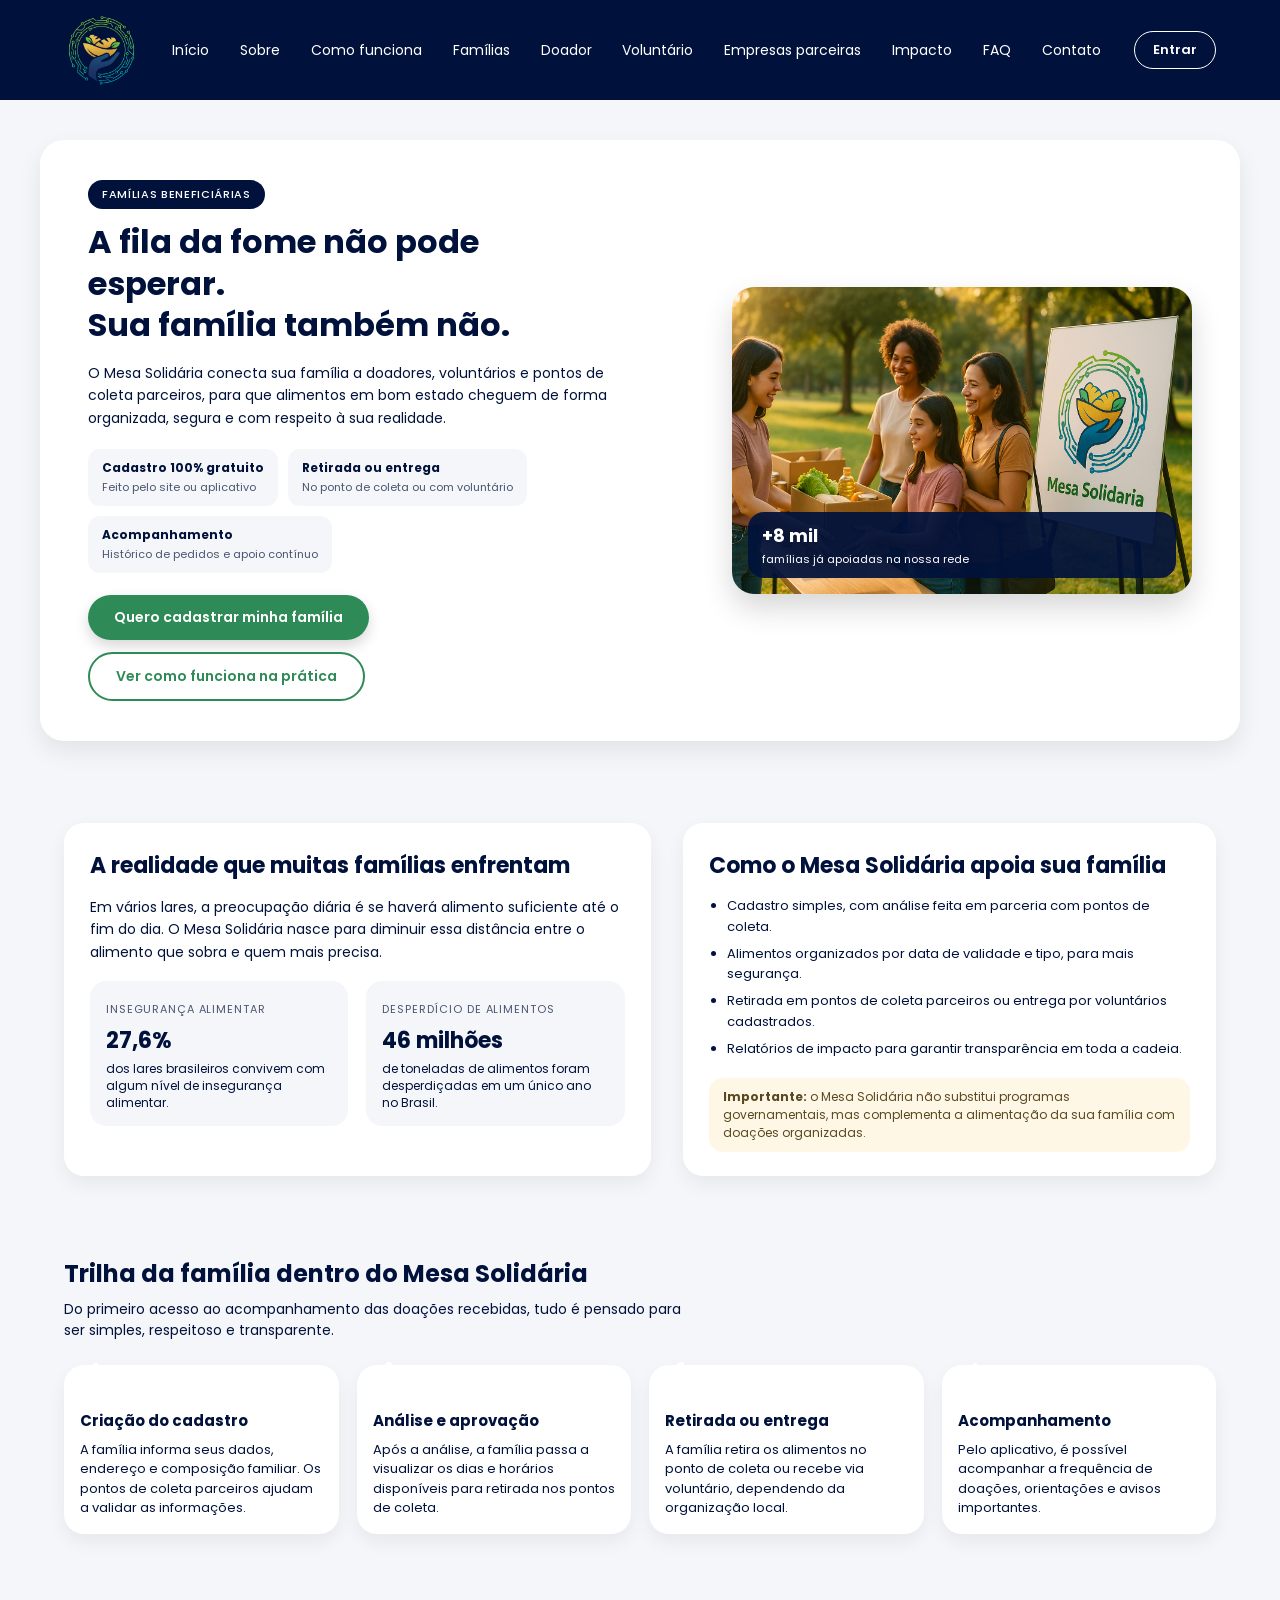
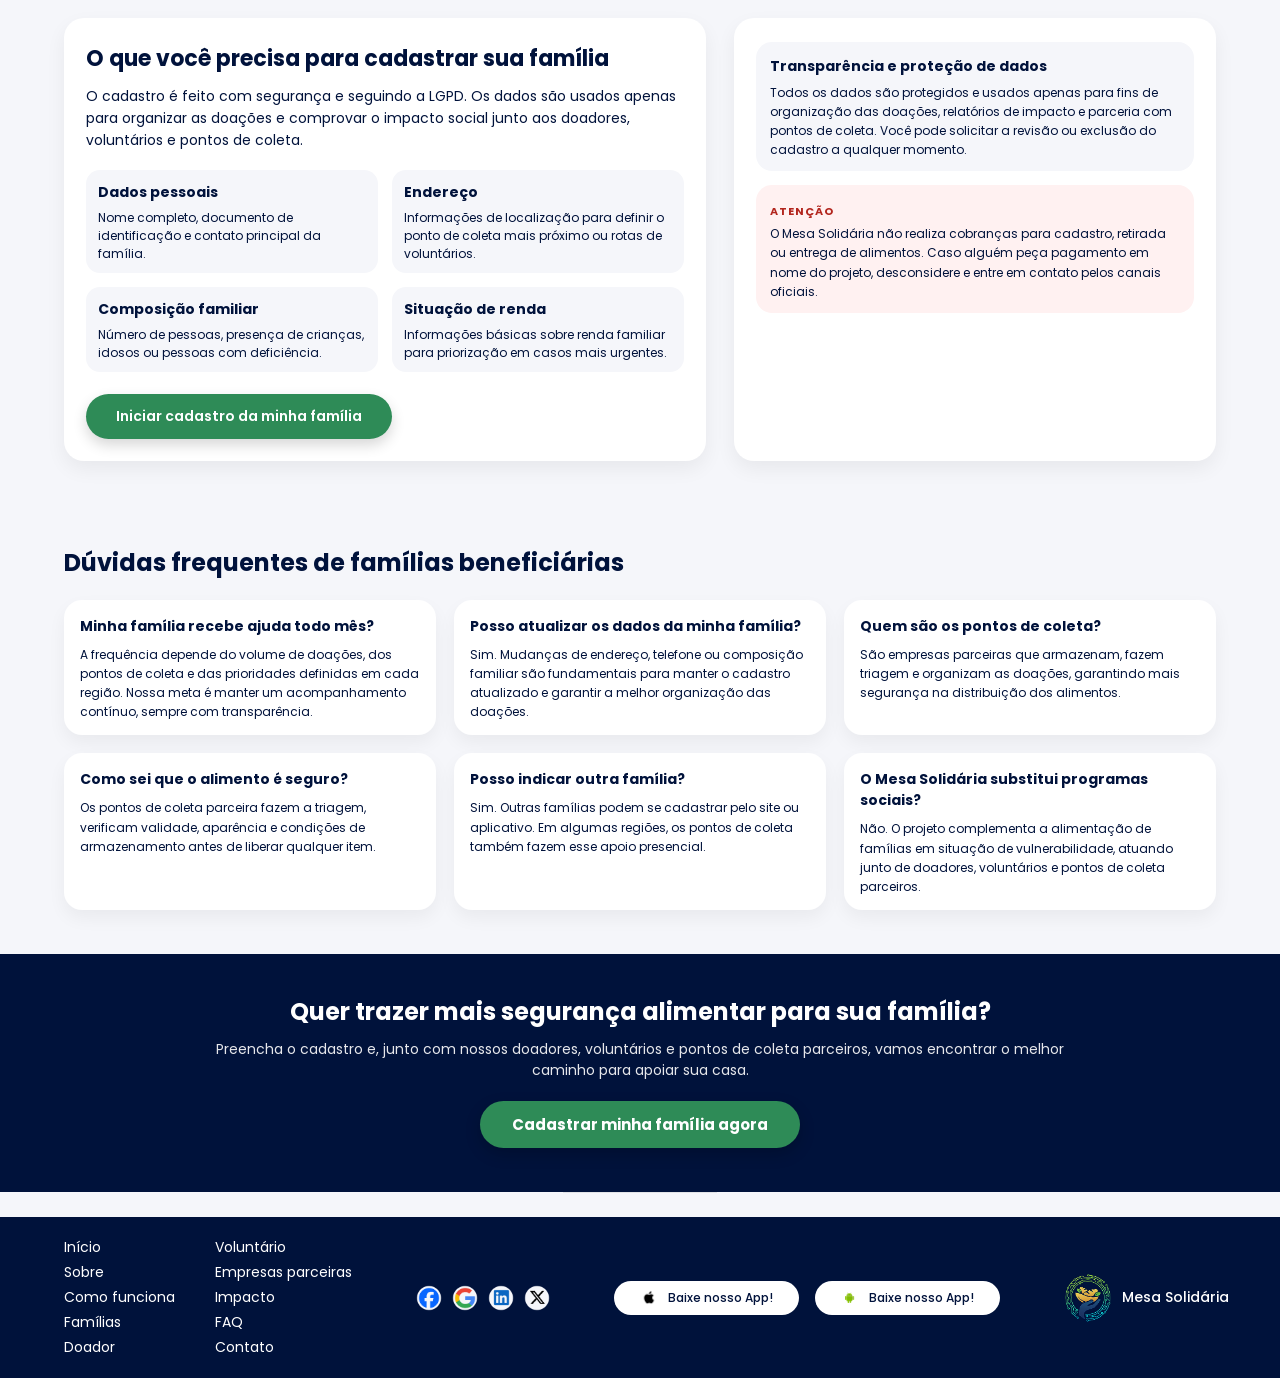
<file: familia.html>
<!DOCTYPE html>
<html lang="pt-br">
  <head>
    <meta charset="UTF-8" />
    <meta name="viewport" content="width=device-width, initial-scale=1.0" />
    <title>Famílias - Mesa Solidária</title>

    <link
      href="https://fonts.googleapis.com/css2?family=Poppins:wght@300;400;500;600;700&display=swap"
      rel="stylesheet"
    />
    <link rel="stylesheet" href="css/navbar.css" />
    <link rel="stylesheet" href="css/familia.css" />
    <link rel="stylesheet" href="css/footer.css" />
    <link rel="icon" type="image/png" href="img/logo.png" />
  </head>

  <body>
    <div class="pagina">
      <header class="cabecalho">
        <div class="conteiner-navbar">
          <div class="area-logo">
            <a href="index.html">
              <img
                src="img/MESA SOLIDARIA - LOGO PRINCIPAL.svg"
                alt="Logo Mesa Solidária"
                class="imagem-logo"
              />
            </a>
          </div>

          <nav class="menu">
            <a href="index.html" class="item-menu">Início</a>
            <a href="sobre.html" class="item-menu">Sobre</a>
            <a href="comoFunciona.html" class="item-menu">Como funciona</a>
            <a href="familia.html" class="item-menu">Famílias</a>
            <a href="doador.html" class="item-menu">Doador</a>
            <a href="voluntario.html" class="item-menu">Voluntário</a>
            <a href="empresaParceira.html" class="item-menu">Empresas parceiras</a>
            <a href="impacto.html" class="item-menu">Impacto</a>
            <a href="faq.html" class="item-menu">FAQ</a>
            <a href="contato.html" class="item-menu">Contato</a>
          </nav>

          <div class="area-botao">
            <a class="botao-entrar" href="login.html">Entrar</a>
            <button
              class="botao-menu"
              type="button"
              aria-label="Abrir menu"
              aria-expanded="false"
            >
              <span></span>
            </button>
          </div>
        </div>
      </header>

      <section class="secao-familia-hero">
        <div class="conteiner-familia-hero familia-animado">
          <div class="coluna-hero-familia-texto">
            <span class="etiqueta-familia">Famílias beneficiárias</span>

            <h1 class="titulo-familia-hero">
              A fila da fome não pode esperar.<br />
              Sua família também não.
            </h1>

            <p class="texto-familia-hero">
              O Mesa Solidária conecta sua família a doadores, voluntários e pontos de
              coleta parceiros, para que alimentos em bom estado cheguem de forma
              organizada, segura e com respeito à sua realidade.
            </p>

            <div class="linha-resumo-familia">
              <div class="chip-resumo-familia">
                <strong>Cadastro 100% gratuito</strong>
                <span>Feito pelo site ou aplicativo</span>
              </div>
              <div class="chip-resumo-familia">
                <strong>Retirada ou entrega</strong>
                <span>No ponto de coleta ou com voluntário</span>
              </div>
              <div class="chip-resumo-familia">
                <strong>Acompanhamento</strong>
                <span>Histórico de pedidos e apoio contínuo</span>
              </div>
            </div>

            <div class="area-botoes-hero-familia">
              <a
                href="cadastro_beneficiario.html"
                class="botao-hero-familia-principal"
              >
                Quero cadastrar minha família
              </a>
              <a
                href="#como-funciona-familia"
                class="botao-hero-familia-secundario"
              >
                Ver como funciona na prática
              </a>
            </div>
          </div>

          <div class="coluna-hero-familia-imagem">
            <div class="cartao-hero-familia-imagem">
              <img
                src="img/banner_04.png"
                alt="Família em um parque recebendo alimentos em um ponto de coleta do Mesa Solidária"
                class="imagem-familia-hero"
              />
              <div class="faixa-impacto-hero">
                <span class="numero-impacto-hero">+8 mil</span>
                <span class="texto-impacto-hero">famílias já apoiadas na nossa rede</span>
              </div>
            </div>
          </div>
        </div>
      </section>

      <section class="secao-familia-realidade">
        <div class="conteiner-familia-realidade">
          <div class="coluna-realidade familia-animado">
            <h2 class="titulo-realidade-familia">
              A realidade que muitas famílias enfrentam
            </h2>
            <p class="texto-realidade-familia">
              Em vários lares, a preocupação diária é se haverá alimento suficiente
              até o fim do dia. O Mesa Solidária nasce para diminuir essa distância
              entre o alimento que sobra e quem mais precisa.
            </p>

            <div class="grade-dados-realidade">
              <div class="cartao-dado-realidade">
                <span class="rotulo-dado-realidade">Insegurança alimentar</span>
                <p class="valor-dado-realidade">27,6%</p>
                <p class="descricao-dado-realidade">
                  dos lares brasileiros convivem com algum nível de insegurança alimentar.
                </p>
              </div>

              <div class="cartao-dado-realidade">
                <span class="rotulo-dado-realidade">Desperdício de alimentos</span>
                <p class="valor-dado-realidade">46 milhões</p>
                <p class="descricao-dado-realidade">
                  de toneladas de alimentos foram desperdiçadas em um único ano no Brasil.
                </p>
              </div>
            </div>
          </div>

          <div class="coluna-solucao familia-animado">
            <h2 class="titulo-solucao-familia">
              Como o Mesa Solidária apoia sua família
            </h2>
            <ul class="lista-solucao-familia">
              <li>Cadastro simples, com análise feita em parceria com pontos de coleta.</li>
              <li>Alimentos organizados por data de validade e tipo, para mais segurança.</li>
              <li>
                Retirada em pontos de coleta parceiros ou entrega por voluntários cadastrados.
              </li>
              <li>Relatórios de impacto para garantir transparência em toda a cadeia.</li>
            </ul>

            <div class="caixa-informacao-familia">
              <strong>Importante:</strong>
              <span>
                o Mesa Solidária não substitui programas governamentais, mas complementa
                a alimentação da sua família com doações organizadas.
              </span>
            </div>
          </div>
        </div>
      </section>

      <section id="como-funciona-familia" class="secao-familia-trilha">
        <div class="conteiner-familia-trilha">
          <h2 class="titulo-familia-trilha familia-animado">
            Trilha da família dentro do Mesa Solidária
          </h2>
          <p class="subtitulo-familia-trilha familia-animado">
            Do primeiro acesso ao acompanhamento das doações recebidas, tudo é pensado
            para ser simples, respeitoso e transparente.
          </p>

          <div class="linha-trilha-familia">
            <div class="bloco-trilha-familia familia-animado">
              <div class="etapa-trilha-familia">1</div>
              <h3 class="titulo-bloco-trilha">Criação do cadastro</h3>
              <p class="texto-bloco-trilha">
                A família informa seus dados, endereço e composição familiar. Os pontos de
                coleta parceiros ajudam a validar as informações.
              </p>
            </div>

            <div class="bloco-trilha-familia familia-animado">
              <div class="etapa-trilha-familia">2</div>
              <h3 class="titulo-bloco-trilha">Análise e aprovação</h3>
              <p class="texto-bloco-trilha">
                Após a análise, a família passa a visualizar os dias e horários disponíveis
                para retirada nos pontos de coleta.
              </p>
            </div>

            <div class="bloco-trilha-familia familia-animado">
              <div class="etapa-trilha-familia">3</div>
              <h3 class="titulo-bloco-trilha">Retirada ou entrega</h3>
              <p class="texto-bloco-trilha">
                A família retira os alimentos no ponto de coleta ou recebe via voluntário,
                dependendo da organização local.
              </p>
            </div>

            <div class="bloco-trilha-familia familia-animado">
              <div class="etapa-trilha-familia">4</div>
              <h3 class="titulo-bloco-trilha">Acompanhamento</h3>
              <p class="texto-bloco-trilha">
                Pelo aplicativo, é possível acompanhar a frequência de doações,
                orientações e avisos importantes.
              </p>
            </div>
          </div>
        </div>
      </section>

      <section id="cadastro-familia" class="secao-familia-cadastro-detalhado">
        <div class="conteiner-familia-cadastro-detalhado">
          <div class="coluna-cadastro-texto familia-animado">
            <h2 class="titulo-familia-cadastro">
              O que você precisa para cadastrar sua família
            </h2>
            <p class="texto-familia-cadastro">
              O cadastro é feito com segurança e seguindo a LGPD. Os dados são usados
              apenas para organizar as doações e comprovar o impacto social junto aos
              doadores, voluntários e pontos de coleta.
            </p>

            <div class="grade-requisitos-familia">
              <div class="cartao-requisito-familia">
                <h3 class="titulo-requisito-familia">Dados pessoais</h3>
                <p class="texto-requisito-familia">
                  Nome completo, documento de identificação e contato principal da família.
                </p>
              </div>

              <div class="cartao-requisito-familia">
                <h3 class="titulo-requisito-familia">Endereço</h3>
                <p class="texto-requisito-familia">
                  Informações de localização para definir o ponto de coleta mais próximo ou
                  rotas de voluntários.
                </p>
              </div>

              <div class="cartao-requisito-familia">
                <h3 class="titulo-requisito-familia">Composição familiar</h3>
                <p class="texto-requisito-familia">
                  Número de pessoas, presença de crianças, idosos ou pessoas com deficiência.
                </p>
              </div>

              <div class="cartao-requisito-familia">
                <h3 class="titulo-requisito-familia">Situação de renda</h3>
                <p class="texto-requisito-familia">
                  Informações básicas sobre renda familiar para priorização em casos mais urgentes.
                </p>
              </div>
            </div>

            <a href="cadastro_beneficiario.html" class="botao-iniciar-cadastro-familia">
              Iniciar cadastro da minha família
            </a>
          </div>

          <div class="coluna-cadastro-info familia-animado">
            <div class="cartao-aviso-familia">
              <h3 class="titulo-aviso-familia">Transparência e proteção de dados</h3>
              <p class="texto-aviso-familia">
                Todos os dados são protegidos e usados apenas para fins de organização das
                doações, relatórios de impacto e parceria com pontos de coleta. Você pode
                solicitar a revisão ou exclusão do cadastro a qualquer momento.
              </p>
            </div>

            <div class="cartao-alerta-familia">
              <span class="rotulo-alerta-familia">Atenção</span>
              <p class="texto-alerta-familia">
                O Mesa Solidária não realiza cobranças para cadastro, retirada ou entrega de
                alimentos. Caso alguém peça pagamento em nome do projeto, desconsidere e entre
                em contato pelos canais oficiais.
              </p>
            </div>
          </div>
        </div>
      </section>

      <section class="secao-familia-duvidas">
        <div class="conteiner-familia-duvidas">
          <h2 class="titulo-familia-duvidas familia-animado">
            Dúvidas frequentes de famílias beneficiárias
          </h2>

          <div class="grade-familia-duvidas">
            <div class="cartao-familia-duvida familia-animado">
              <h3 class="pergunta-familia-duvida">Minha família recebe ajuda todo mês?</h3>
              <p class="resposta-familia-duvida">
                A frequência depende do volume de doações, dos pontos de coleta e das prioridades
                definidas em cada região. Nossa meta é manter um acompanhamento contínuo, sempre com
                transparência.
              </p>
            </div>

            <div class="cartao-familia-duvida familia-animado">
              <h3 class="pergunta-familia-duvida">Posso atualizar os dados da minha família?</h3>
              <p class="resposta-familia-duvida">
                Sim. Mudanças de endereço, telefone ou composição familiar são fundamentais para manter
                o cadastro atualizado e garantir a melhor organização das doações.
              </p>
            </div>

            <div class="cartao-familia-duvida familia-animado">
              <h3 class="pergunta-familia-duvida">Quem são os pontos de coleta?</h3>
              <p class="resposta-familia-duvida">
                São empresas parceiras que armazenam, fazem triagem e organizam as doações, garantindo
                mais segurança na distribuição dos alimentos.
              </p>
            </div>

            <div class="cartao-familia-duvida familia-animado">
              <h3 class="pergunta-familia-duvida">Como sei que o alimento é seguro?</h3>
              <p class="resposta-familia-duvida">
                Os pontos de coleta parceira fazem a triagem, verificam validade, aparência e condições
                de armazenamento antes de liberar qualquer item.
              </p>
            </div>

            <div class="cartao-familia-duvida familia-animado">
              <h3 class="pergunta-familia-duvida">Posso indicar outra família?</h3>
              <p class="resposta-familia-duvida">
                Sim. Outras famílias podem se cadastrar pelo site ou aplicativo. Em algumas regiões,
                os pontos de coleta também fazem esse apoio presencial.
              </p>
            </div>

            <div class="cartao-familia-duvida familia-animado">
              <h3 class="pergunta-familia-duvida">
                O Mesa Solidária substitui programas sociais?
              </h3>
              <p class="resposta-familia-duvida">
                Não. O projeto complementa a alimentação de famílias em situação de vulnerabilidade,
                atuando junto de doadores, voluntários e pontos de coleta parceiros.
              </p>
            </div>
          </div>
        </div>
      </section>

      <section class="secao-cta-familia-final">
        <div class="conteiner-cta-familia-final">
          <h2 class="titulo-cta-familia-final">
            Quer trazer mais segurança alimentar para sua família?
          </h2>
          <p class="subtitulo-cta-familia-final">
            Preencha o cadastro e, junto com nossos doadores, voluntários e pontos de coleta parceiros,
            vamos encontrar o melhor caminho para apoiar sua casa.
          </p>
          <a href="cadastro_beneficiario.html" class="botao-cta-familia-final">
            Cadastrar minha família agora
          </a>
        </div>
      </section>

      <hr class="linha-divisoria-familia" />

      <footer class="rodape">
        <div class="conteiner-rodape">
          <div class="bloco-links">
            <div class="coluna-links">
              <a href="index.html" class="item-menu">Início</a>
              <a href="sobre.html" class="item-menu">Sobre</a>
              <a href="comofunciona.html" class="item-menu">Como funciona</a>
              <a href="familia.html" class="item-menu">Famílias</a>
              <a href="doar.html" class="item-menu">Doador</a>
            </div>

            <div class="coluna-links">
              <a href="voluntario.html" class="item-menu">Voluntário</a>
              <a href="empresaParceira.html" class="item-menu">Empresas parceiras</a>
              <a href="impacto.html" class="item-menu">Impacto</a>
              <a href="faq.html" class="item-menu">FAQ</a>
              <a href="contato.html" class="item-menu">Contato</a>
            </div>
          </div>

          <div class="linha-vertical"></div>

          <div class="bloco-sociais">
            <a href="#" class="link-social">
              <img src="img/FACEBOOK.png" alt="Facebook" class="icone-social" />
            </a>
            <a href="#" class="link-social">
              <img src="img/GOOGLE.png" alt="Google" class="icone-social" />
            </a>
            <a href="#" class="link-social">
              <img src="img/LINKEDIN.png" alt="LinkedIn" class="icone-social" />
            </a>
            <a href="#" class="link-social">
              <img src="img/X.png" alt="X" class="icone-social" />
            </a>
          </div>

          <div class="linha-vertical"></div>

          <div class="bloco-apps">
            <button class="botao-app" type="button">
              <img src="img/apple.png" alt="Apple" class="icone-app" />
              <span class="texto-botao-app">Baixe nosso App!</span>
            </button>

            <button class="botao-app" type="button">
              <img src="img/android.png" alt="Android" class="icone-app" />
              <span class="texto-botao-app">Baixe nosso App!</span>
            </button>
          </div>

          <div class="linha-vertical"></div>

          <div class="bloco-logo-rodape">
            <img src="img/logo.png" alt="Mesa Solidária" class="logo-rodape" />
            <span class="texto-logo-rodape">Mesa Solidária</span>
          </div>
        </div>
      </footer>
    </div>

    <script src="js/familia.js"></script>
  </body>
</html>
</file>
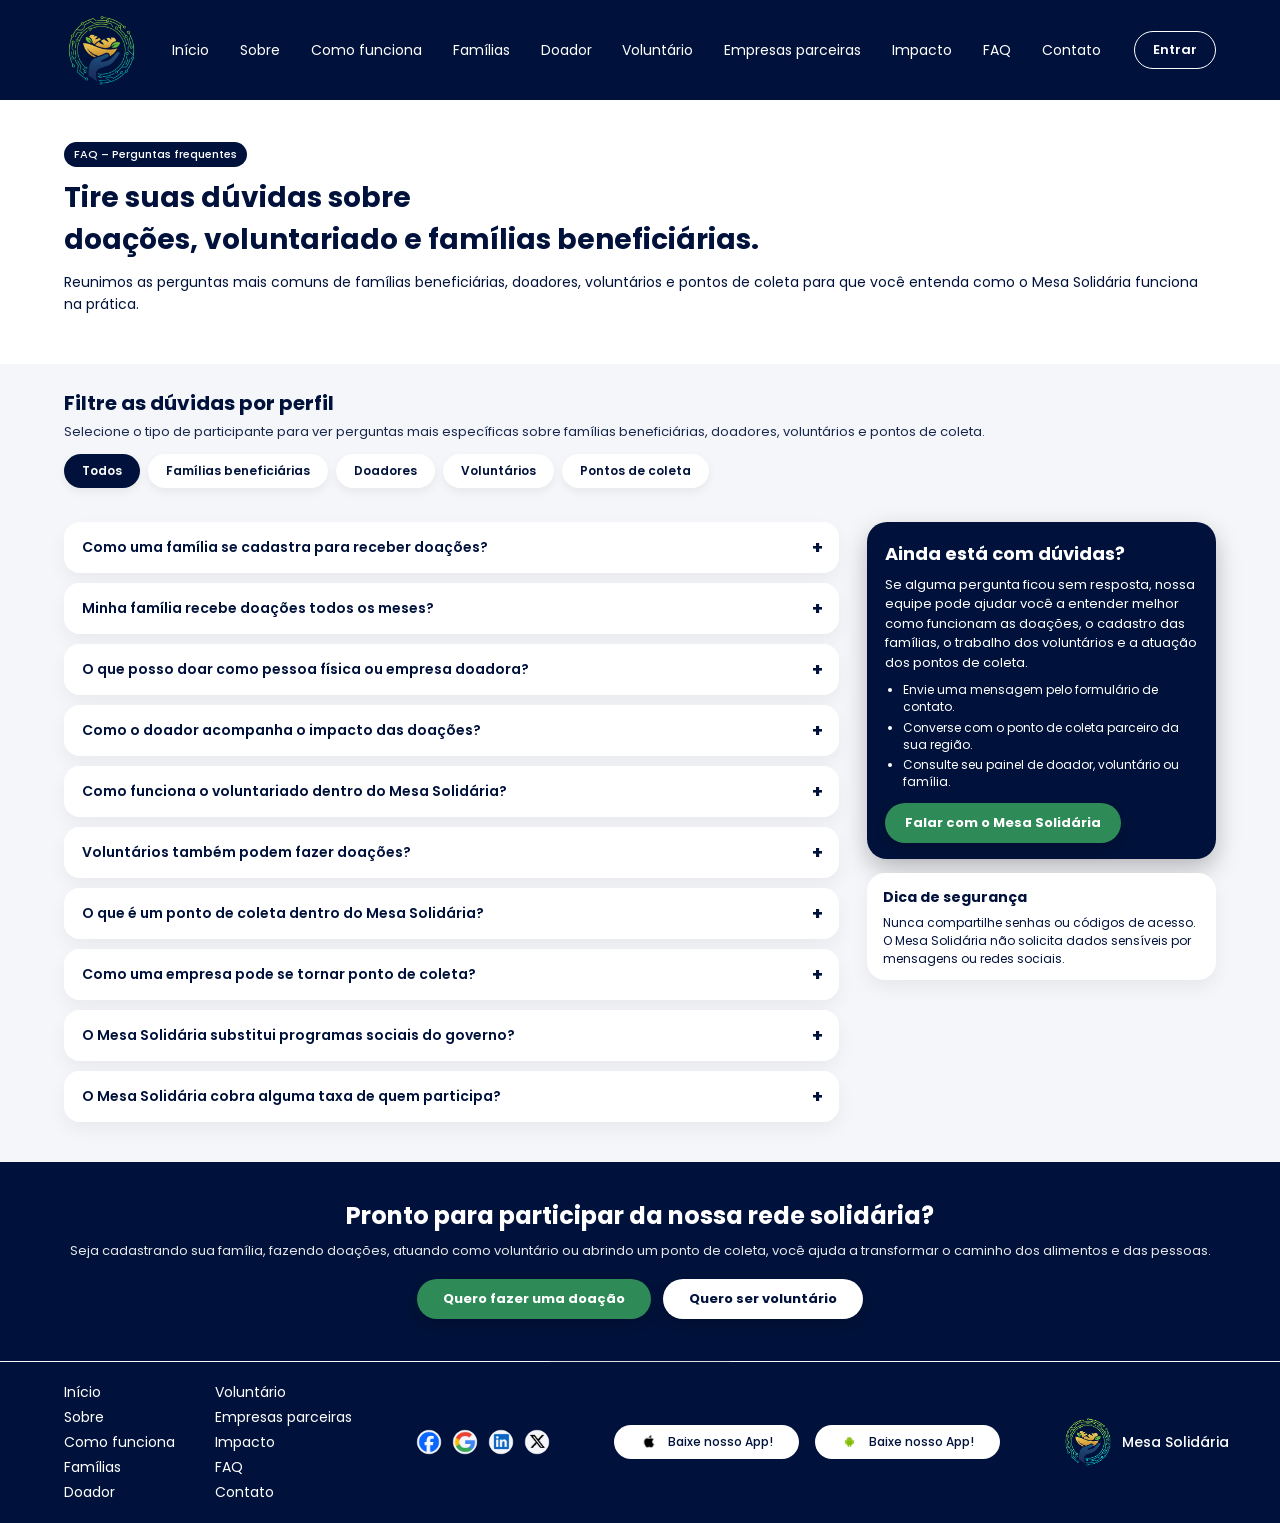
<file: faq.html>
<!DOCTYPE html>
<html lang="pt-br">
  <head>
    <meta charset="UTF-8" />
    <meta name="viewport" content="width=device-width, initial-scale=1.0" />
    <title>FAQ – Mesa Solidária</title>

    <link
      href="https://fonts.googleapis.com/css2?family=Poppins:wght@300;400;500;600;700&display=swap"
      rel="stylesheet"
    />
    <link rel="stylesheet" href="css/navbar.css" />
    <link rel="stylesheet" href="css/faq.css" />
    <link rel="stylesheet" href="css/footer.css" />
    <link rel="icon" type="image/png" href="img/logo.png" />
  </head>

  <body>
    <div class="pagina">
      <header class="cabecalho">
        <div class="conteiner-navbar">
          <div class="area-logo">
            <a href="index.html">
              <img
                src="img/MESA SOLIDARIA - LOGO PRINCIPAL.svg"
                alt="Logo Mesa Solidária"
                class="imagem-logo"
              />
            </a>
          </div>

          <nav class="menu">
            <a href="index.html" class="item-menu">Início</a>
            <a href="sobre.html" class="item-menu">Sobre</a>
            <a href="comoFunciona.html" class="item-menu">Como funciona</a>
            <a href="familia.html" class="item-menu">Famílias</a>
            <a href="doador.html" class="item-menu">Doador</a>
            <a href="voluntario.html" class="item-menu">Voluntário</a>
            <a href="empresaParceira.html" class="item-menu">Empresas parceiras</a>
            <a href="impacto.html" class="item-menu">Impacto</a>
            <a href="faq.html" class="item-menu">FAQ</a>
            <a href="contato.html" class="item-menu">Contato</a>
          </nav>

          <div class="area-botao">
            <a class="botao-entrar" href="login.html">Entrar</a>
            <button
              class="botao-menu"
              type="button"
              aria-label="Abrir menu"
              aria-expanded="false"
            >
              <span></span>
            </button>
          </div>
        </div>
      </header>

      <main class="conteudo-faq">
        <section class="secao-faq-hero">
          <div class="conteiner-faq-hero">
            <div class="coluna-faq-esquerda faq-animado">
              <span class="etiqueta-faq">FAQ – Perguntas frequentes</span>
              <h1 class="titulo-faq-hero">
                Tire suas dúvidas sobre<br />
                doações, voluntariado e famílias beneficiárias.
              </h1>
              <p class="texto-faq-hero">
                Reunimos as perguntas mais comuns de famílias beneficiárias, doadores,
                voluntários e pontos de coleta para que você entenda como o Mesa
                Solidária funciona na prática.
              </p>
            </div>
          </div>
        </section>

        <section class="secao-filtros-faq">
          <div class="conteiner-filtros-faq faq-animado">
            <h2 class="titulo-filtros-faq">Filtre as dúvidas por perfil</h2>
            <p class="subtitulo-filtros-faq">
              Selecione o tipo de participante para ver perguntas mais específicas sobre
              famílias beneficiárias, doadores, voluntários e pontos de coleta.
            </p>

            <div class="linha-botoes-filtro-faq">
              <button class="botao-filtro-faq ativo" data-filtro="todos">
                Todos
              </button>
              <button class="botao-filtro-faq" data-filtro="familias">
                Famílias beneficiárias
              </button>
              <button class="botao-filtro-faq" data-filtro="doadores">Doadores</button>
              <button class="botao-filtro-faq" data-filtro="voluntarios">
                Voluntários
              </button>
              <button class="botao-filtro-faq" data-filtro="pontos">
                Pontos de coleta
              </button>
            </div>
          </div>
        </section>

        <section class="secao-lista-faq">
          <div class="conteiner-lista-faq">
            <div class="coluna-perguntas-faq">
              <article
                class="item-pergunta-faq faq-animado"
                data-categoria="familias"
              >
                <button class="cabecalho-pergunta-faq" type="button">
                  <span class="texto-pergunta-faq">
                    Como uma família se cadastra para receber doações?
                  </span>
                </button>
                <div class="corpo-pergunta-faq">
                  <p>
                    O cadastro é feito pelo site ou aplicativo do Mesa Solidária. A família
                    informa dados pessoais, endereço, composição familiar e uma breve
                    descrição da situação atual. Em seguida, um ponto de coleta parceiro
                    ajuda a validar as informações e aprovar o cadastro.
                  </p>
                </div>
              </article>

              <article
                class="item-pergunta-faq faq-animado"
                data-categoria="familias"
              >
                <button class="cabecalho-pergunta-faq" type="button">
                  <span class="texto-pergunta-faq">
                    Minha família recebe doações todos os meses?
                  </span>
                </button>
                <div class="corpo-pergunta-faq">
                  <p>
                    A frequência das doações depende do volume de alimentos recebidos de
                    doadores e pontos de coleta em cada região. A plataforma ajuda a
                    priorizar famílias em maior vulnerabilidade, sempre em parceria com
                    os pontos de coleta locais.
                  </p>
                </div>
              </article>

              <article class="item-pergunta-faq faq-animado" data-categoria="doadores">
                <button class="cabecalho-pergunta-faq" type="button">
                  <span class="texto-pergunta-faq">
                    O que posso doar como pessoa física ou empresa doadora?
                  </span>
                </button>
                <div class="corpo-pergunta-faq">
                  <p>
                    É possível doar alimentos não perecíveis, hortifrúti em bom estado,
                    produtos de higiene e itens de cesta básica. Empresas e mercados que
                    atuam como doadores também podem doar excedentes dentro da validade,
                    que serão recebidos, triados e organizados pelos pontos de coleta
                    parceiros.
                  </p>
                </div>
              </article>

              <article class="item-pergunta-faq faq-animado" data-categoria="doadores">
                <button class="cabecalho-pergunta-faq" type="button">
                  <span class="texto-pergunta-faq">
                    Como o doador acompanha o impacto das doações?
                  </span>
                </button>
                <div class="corpo-pergunta-faq">
                  <p>
                    Pelo painel do doador, é possível acompanhar doações registradas,
                    quantidade de famílias beneficiárias atendidas e relatórios emitidos
                    pelos pontos de coleta com apoio dos voluntários, sempre respeitando a
                    privacidade das famílias.
                  </p>
                </div>
              </article>

              <article
                class="item-pergunta-faq faq-animado"
                data-categoria="voluntarios"
              >
                <button class="cabecalho-pergunta-faq" type="button">
                  <span class="texto-pergunta-faq">
                    Como funciona o voluntariado dentro do Mesa Solidária?
                  </span>
                </button>
                <div class="corpo-pergunta-faq">
                  <p>
                    O voluntário se cadastra na plataforma, passa por um treinamento rápido
                    e, em seguida, pode assumir rotas de coleta em doadores e pontos de
                    coleta, além de realizar entregas às famílias beneficiárias. Cada ação
                    concluída gera pontos e relatórios de impacto social.
                  </p>
                </div>
              </article>

              <article
                class="item-pergunta-faq faq-animado"
                data-categoria="voluntarios"
              >
                <button class="cabecalho-pergunta-faq" type="button">
                  <span class="texto-pergunta-faq">
                    Voluntários também podem fazer doações?
                  </span>
                </button>
                <div class="corpo-pergunta-faq">
                  <p>
                    Sim. Além de transportar e organizar alimentos, o voluntário pode doar
                    itens por conta própria. Essas doações seguem o mesmo fluxo: são
                    registradas, recebidas em pontos de coleta e destinadas a famílias
                    cadastradas.
                  </p>
                </div>
              </article>

              <article class="item-pergunta-faq faq-animado" data-categoria="pontos">
                <button class="cabecalho-pergunta-faq" type="button">
                  <span class="texto-pergunta-faq">
                    O que é um ponto de coleta dentro do Mesa Solidária?
                  </span>
                </button>
                <div class="corpo-pergunta-faq">
                  <p>
                    Pontos de coleta são empresas parceiras que recebem, armazenam, fazem
                    triagem e organizam as doações. Eles são peças-chave na conexão entre
                    doadores, voluntários e famílias beneficiárias, garantindo segurança e
                    controle em toda a cadeia.
                  </p>
                </div>
              </article>

              <article class="item-pergunta-faq faq-animado" data-categoria="pontos">
                <button class="cabecalho-pergunta-faq" type="button">
                  <span class="texto-pergunta-faq">
                    Como uma empresa pode se tornar ponto de coleta?
                  </span>
                </button>
                <div class="corpo-pergunta-faq">
                  <p>
                    A empresa realiza um cadastro específico como ponto de coleta, informa
                    estrutura de armazenamento, horários de funcionamento e responsável
                    local. Após análise, passa a integrar a rede e recebe apoio do Mesa
                    Solidária para organizar as doações e gerar relatórios de impacto.
                  </p>
                </div>
              </article>

              <article class="item-pergunta-faq faq-animado" data-categoria="geral">
                <button class="cabecalho-pergunta-faq" type="button">
                  <span class="texto-pergunta-faq">
                    O Mesa Solidária substitui programas sociais do governo?
                  </span>
                </button>
                <div class="corpo-pergunta-faq">
                  <p>
                    Não. O Mesa Solidária complementa a alimentação das famílias em
                    situação de vulnerabilidade, conectando doadores, voluntários e pontos
                    de coleta parceiros. Sempre incentivamos que as famílias mantenham
                    seus cadastros atualizados em programas públicos.
                  </p>
                </div>
              </article>

              <article class="item-pergunta-faq faq-animado" data-categoria="geral">
                <button class="cabecalho-pergunta-faq" type="button">
                  <span class="texto-pergunta-faq">
                    O Mesa Solidária cobra alguma taxa de quem participa?
                  </span>
                </button>
                <div class="corpo-pergunta-faq">
                  <p>
                    Não há cobrança para famílias beneficiárias, doadores, voluntários ou
                    pontos de coleta. Toda participação é gratuita. Caso alguém solicite
                    pagamento em nome do projeto, oriente a pessoa a entrar em contato com
                    nossos canais oficiais.
                  </p>
                </div>
              </article>
            </div>

            <aside class="coluna-ajuda-faq faq-animado">
              <div class="cartao-ajuda-faq">
                <h2 class="titulo-ajuda-faq">Ainda está com dúvidas?</h2>
                <p class="texto-ajuda-faq">
                  Se alguma pergunta ficou sem resposta, nossa equipe pode ajudar você a
                  entender melhor como funcionam as doações, o cadastro das famílias, o
                  trabalho dos voluntários e a atuação dos pontos de coleta.
                </p>
                <ul class="lista-ajuda-faq">
                  <li>Envie uma mensagem pelo formulário de contato.</li>
                  <li>Converse com o ponto de coleta parceiro da sua região.</li>
                  <li>Consulte seu painel de doador, voluntário ou família.</li>
                </ul>
                <a href="#" class="botao-ajuda-faq">Falar com o Mesa Solidária</a>
              </div>

              <div class="cartao-dica-faq">
                <h3 class="titulo-dica-faq">Dica de segurança</h3>
                <p class="texto-dica-faq">
                  Nunca compartilhe senhas ou códigos de acesso. O Mesa Solidária não
                  solicita dados sensíveis por mensagens ou redes sociais.
                </p>
              </div>
            </aside>
          </div>
        </section>

        <section class="secao-cta-faq-final">
          <div class="conteiner-cta-faq-final faq-animado">
            <h2 class="titulo-cta-faq-final">
              Pronto para participar da nossa rede solidária?
            </h2>
            <p class="subtitulo-cta-faq-final">
              Seja cadastrando sua família, fazendo doações, atuando como voluntário ou
              abrindo um ponto de coleta, você ajuda a transformar o caminho dos alimentos
              e das pessoas.
            </p>

            <div class="linha-botoes-cta-faq">
              <a
                href="../Doar/doar.html"
                class="botao-cta-faq botao-cta-faq-principal"
              >
                Quero fazer uma doação
              </a>
              <a
                href="../voluntario/voluntario.html"
                class="botao-cta-faq botao-cta-faq-secundario"
              >
                Quero ser voluntário
              </a>
            </div>
          </div>
        </section>

        <hr class="linha-divisoria-faq" />
      </main>

      <footer class="rodape">
        <div class="conteiner-rodape">
          <div class="bloco-links">
            <div class="coluna-links">
              <a href="index.html" class="item-menu">Início</a>
              <a href="sobre.html" class="item-menu">Sobre</a>
              <a href="comofunciona.html" class="item-menu">Como funciona</a>
              <a href="familia.html" class="item-menu">Famílias</a>
              <a href="doar.html" class="item-menu">Doador</a>
            </div>

            <div class="coluna-links">
              <a href="voluntario.html" class="item-menu">Voluntário</a>
              <a href="empresaParceira.html" class="item-menu">Empresas parceiras</a>
              <a href="impacto.html" class="item-menu">Impacto</a>
              <a href="faq.html" class="item-menu">FAQ</a>
              <a href="contato.html" class="item-menu">Contato</a>
            </div>
          </div>

          <div class="linha-vertical"></div>

          <div class="bloco-sociais">
            <a href="#" class="link-social">
              <img src="img/FACEBOOK.png" alt="Facebook" class="icone-social" />
            </a>
            <a href="#" class="link-social">
              <img src="img/GOOGLE.png" alt="Google" class="icone-social" />
            </a>
            <a href="#" class="link-social">
              <img src="img/LINKEDIN.png" alt="LinkedIn" class="icone-social" />
            </a>
            <a href="#" class="link-social">
              <img src="img/X.png" alt="X" class="icone-social" />
            </a>
          </div>

          <div class="linha-vertical"></div>

          <div class="bloco-apps">
            <button class="botao-app" type="button">
              <img src="img/apple.png" alt="Apple" class="icone-app" />
              <span class="texto-botao-app">Baixe nosso App!</span>
            </button>

            <button class="botao-app" type="button">
              <img src="img/android.png" alt="Android" class="icone-app" />
              <span class="texto-botao-app">Baixe nosso App!</span>
            </button>
          </div>

          <div class="linha-vertical"></div>

          <div class="bloco-logo-rodape">
            <img src="img/logo.png" alt="Mesa Solidária" class="logo-rodape" />
            <span class="texto-logo-rodape">Mesa Solidária</span>
          </div>
        </div>
      </footer>
    </div>

    <script src="js/faq.js"></script>
  </body>
</html>
</file>
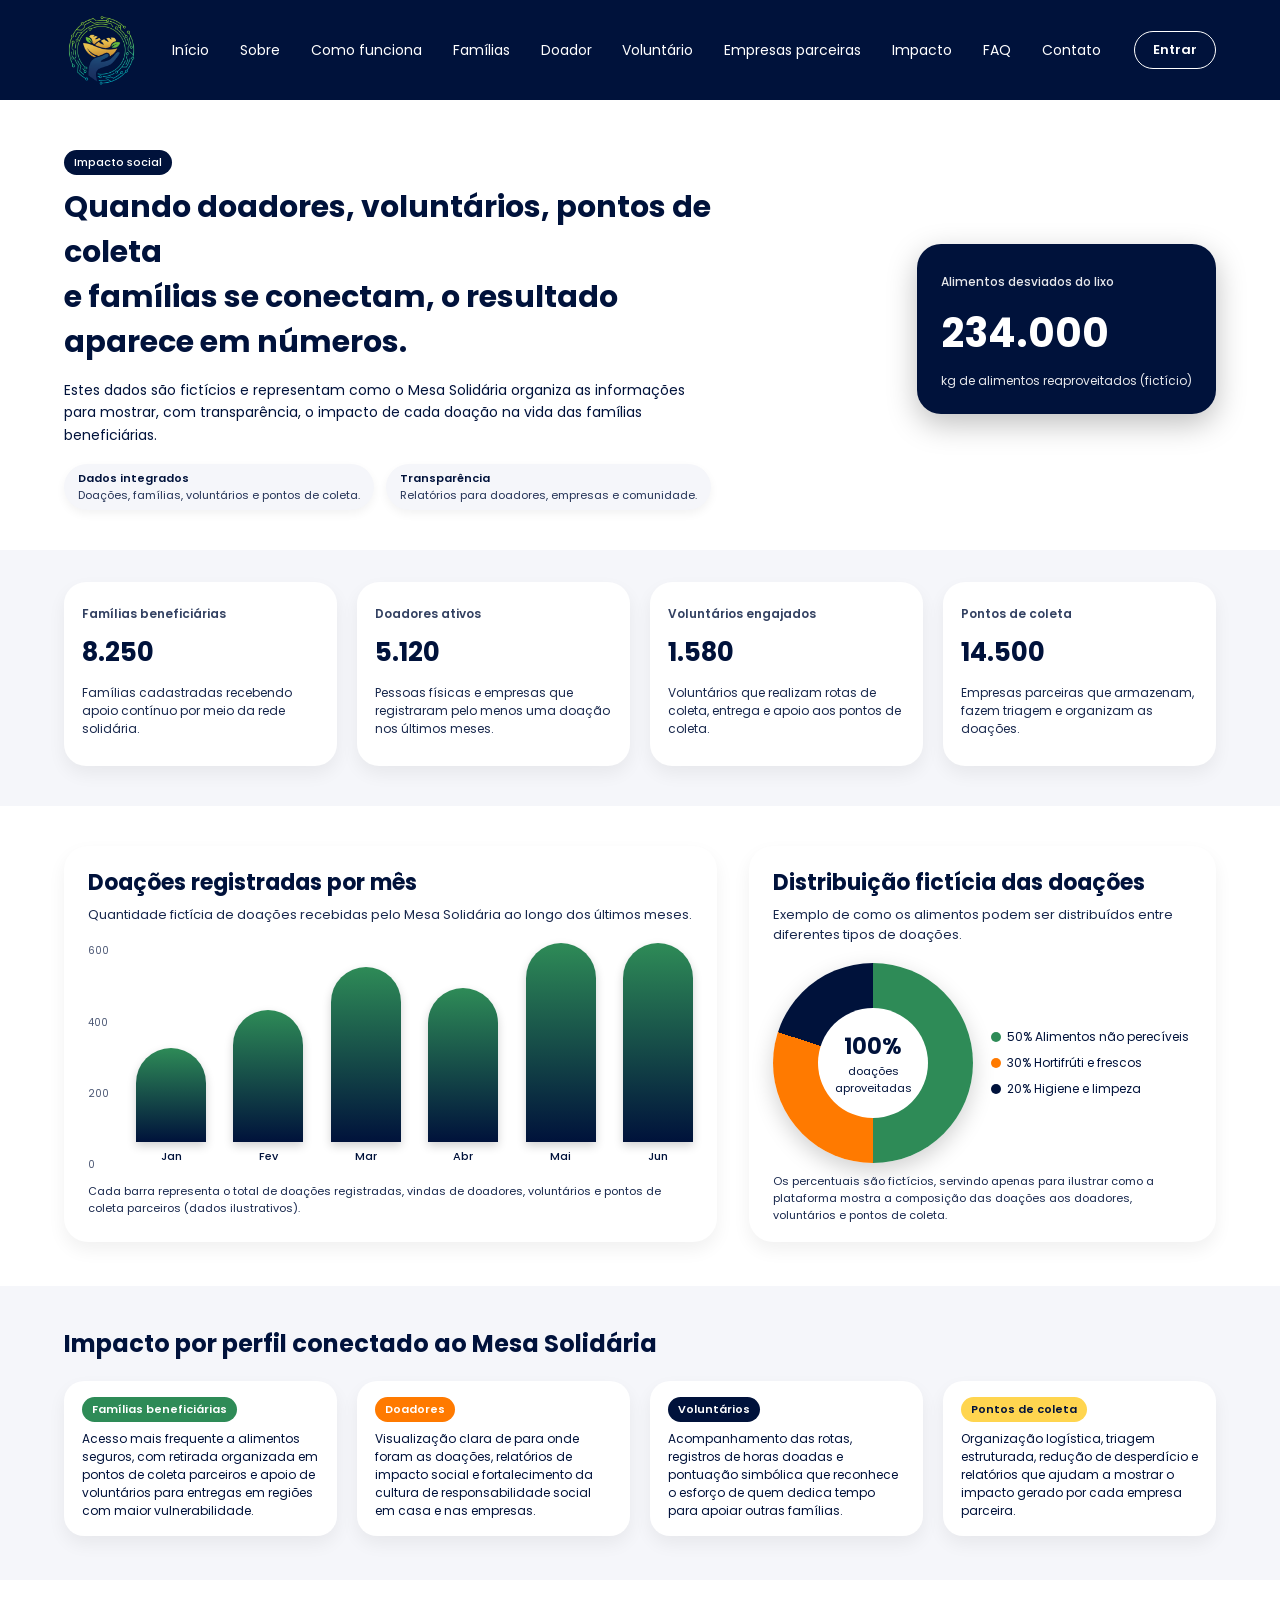
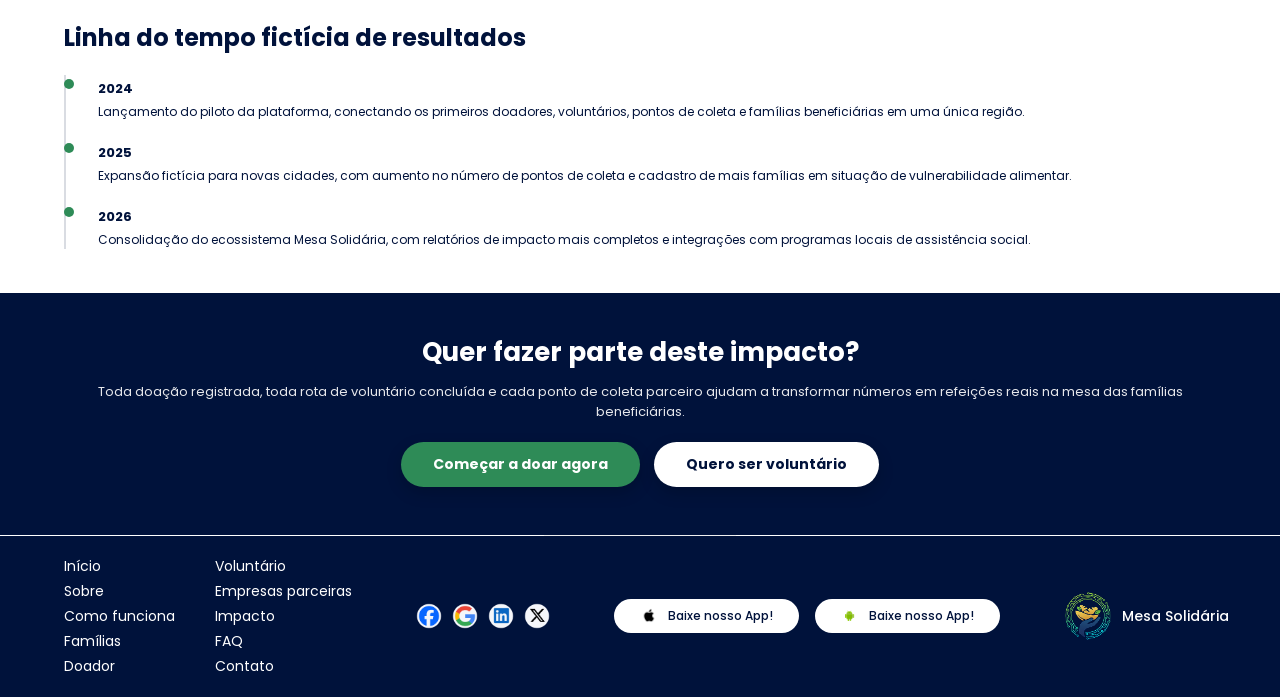
<file: impacto.html>
<!DOCTYPE html>
<html lang="pt-br">
  <head>
    <meta charset="UTF-8" />
    <meta name="viewport" content="width=device-width, initial-scale=1.0" />
    <title>Impacto - Mesa Solidária</title>

    <link
      href="https://fonts.googleapis.com/css2?family=Poppins:wght@300;400;500;600;700&display=swap"
      rel="stylesheet"
    />
    <link rel="stylesheet" href="css/navbar.css" />
    <link rel="stylesheet" href="css/impacto.css" />
    <link rel="stylesheet" href="css/footer.css" />
    <link rel="icon" type="image/png" href="img/logo.png" />
  </head>

  <body>
    <div class="pagina">
      <header class="cabecalho">
        <div class="conteiner-navbar">
          <div class="area-logo">
            <a href="index.html">
              <img
                src="img/MESA SOLIDARIA - LOGO PRINCIPAL.svg"
                alt="Logo Mesa Solidária"
                class="imagem-logo"
              />
            </a>
          </div>

          <nav class="menu">
            <a href="index.html" class="item-menu">Início</a>
            <a href="sobre.html" class="item-menu">Sobre</a>
            <a href="comoFunciona.html" class="item-menu">Como funciona</a>

            <a href="familia.html" class="item-menu">Famílias</a>
            <a href="doador.html" class="item-menu">Doador</a>
            <a href="voluntario.html" class="item-menu">Voluntário</a>
            <a href="empresaParceira.html" class="item-menu">Empresas parceiras</a>

            <a href="impacto.html" class="item-menu">Impacto</a>
            <a href="faq.html" class="item-menu">FAQ</a>
            <a href="contato.html" class="item-menu">Contato</a>
          </nav>

          <div class="area-botao">
            <a class="botao-entrar" href="login.html">Entrar</a>

            <button
              class="botao-menu"
              type="button"
              aria-label="Abrir menu"
              aria-expanded="false"
            >
              <span></span>
            </button>
          </div>
        </div>
      </header>

      <main class="conteudo-impacto">
        <section class="secao-impacto-hero">
          <div class="conteiner-impacto-hero">
            <div class="coluna-hero-impacto-texto impacto-animado">
              <span class="etiqueta-impacto">Impacto social</span>
              <h1 class="titulo-impacto-hero">
                Quando doadores, voluntários, pontos de coleta<br />
                e famílias se conectam, o resultado aparece em números.
              </h1>
              <p class="texto-impacto-hero">
                Estes dados são fictícios e representam como o Mesa Solidária
                organiza as informações para mostrar, com transparência, o
                impacto de cada doação na vida das famílias beneficiárias.
              </p>

              <div class="linha-resumo-impacto">
                <div class="chip-impacto">
                  <span class="chip-titulo">Dados integrados</span>
                  <span class="chip-texto">
                    Doações, famílias, voluntários e pontos de coleta.
                  </span>
                </div>
                <div class="chip-impacto">
                  <span class="chip-titulo">Transparência</span>
                  <span class="chip-texto">
                    Relatórios para doadores, empresas e comunidade.
                  </span>
                </div>
              </div>
            </div>

            <div class="coluna-hero-impacto-kpi impacto-animado">
              <div class="cartao-kpi-hero">
                <span class="rotulo-kpi-hero">Alimentos desviados do lixo</span>
                <p class="numero-kpi-hero" data-contador="234000">0</p>
                <span class="legenda-kpi-hero">
                  kg de alimentos reaproveitados (fictício)
                </span>
              </div>
            </div>
          </div>
        </section>

        <section class="secao-indicadores-impacto">
          <div class="conteiner-indicadores-impacto">
            <div class="grade-indicadores-impacto">
              <article class="cartao-indicador-impacto impacto-animado">
                <span class="rotulo-indicador-impacto">Famílias beneficiárias</span>
                <p class="numero-indicador-impacto" data-contador="8250">0</p>
                <p class="texto-indicador-impacto">
                  Famílias cadastradas recebendo apoio contínuo por meio da rede solidária.
                </p>
              </article>

              <article class="cartao-indicador-impacto impacto-animado">
                <span class="rotulo-indicador-impacto">Doadores ativos</span>
                <p class="numero-indicador-impacto" data-contador="5120">0</p>
                <p class="texto-indicador-impacto">
                  Pessoas físicas e empresas que registraram pelo menos uma doação nos últimos meses.
                </p>
              </article>

              <article class="cartao-indicador-impacto impacto-animado">
                <span class="rotulo-indicador-impacto">Voluntários engajados</span>
                <p class="numero-indicador-impacto" data-contador="1580">0</p>
                <p class="texto-indicador-impacto">
                  Voluntários que realizam rotas de coleta, entrega e apoio aos pontos de coleta.
                </p>
              </article>

              <article class="cartao-indicador-impacto impacto-animado">
                <span class="rotulo-indicador-impacto">Pontos de coleta</span>
                <p class="numero-indicador-impacto" data-contador="14500">0</p>
                <p class="texto-indicador-impacto">
                  Empresas parceiras que armazenam, fazem triagem e organizam as doações.
                </p>
              </article>
            </div>
          </div>
        </section>

        <section class="secao-graficos-impacto">
          <div class="conteiner-graficos-impacto">
            <div class="bloco-grafico-barras impacto-animado">
              <h2 class="titulo-grafico">Doações registradas por mês</h2>
              <p class="subtitulo-grafico">
                Quantidade fictícia de doações recebidas pelo Mesa Solidária ao longo dos últimos meses.
              </p>

              <div class="area-grafico-barras">
                <div class="linha-eixo-y">
                  <span>600</span>
                  <span>400</span>
                  <span>200</span>
                  <span>0</span>
                </div>

                <div class="grade-barras">
                  <div class="coluna-barra">
                    <div class="barra-mes" data-valor="220"></div>
                    <span class="rotulo-mes">Jan</span>
                  </div>
                  <div class="coluna-barra">
                    <div class="barra-mes" data-valor="310"></div>
                    <span class="rotulo-mes">Fev</span>
                  </div>
                  <div class="coluna-barra">
                    <div class="barra-mes" data-valor="410"></div>
                    <span class="rotulo-mes">Mar</span>
                  </div>
                  <div class="coluna-barra">
                    <div class="barra-mes" data-valor="360"></div>
                    <span class="rotulo-mes">Abr</span>
                  </div>
                  <div class="coluna-barra">
                    <div class="barra-mes" data-valor="480"></div>
                    <span class="rotulo-mes">Mai</span>
                  </div>
                  <div class="coluna-barra">
                    <div class="barra-mes" data-valor="520"></div>
                    <span class="rotulo-mes">Jun</span>
                  </div>
                </div>
              </div>

              <p class="legenda-grafico">
                Cada barra representa o total de doações registradas, vindas de doadores,
                voluntários e pontos de coleta parceiros (dados ilustrativos).
              </p>
            </div>

            <div class="bloco-grafico-pizza impacto-animado">
              <h2 class="titulo-grafico">Distribuição fictícia das doações</h2>
              <p class="subtitulo-grafico">
                Exemplo de como os alimentos podem ser distribuídos entre diferentes tipos de doações.
              </p>

              <div class="area-grafico-pizza">
                <div class="pizza-impacto">
                  <div class="miolo-pizza">
                    <span class="porcentagem-central">100%</span>
                    <span class="texto-central">doações aproveitadas</span>
                  </div>
                </div>

                <div class="legenda-pizza">
                  <div class="item-legenda-pizza">
                    <span class="bolinha-legenda bolinha-legenda-verde"></span>
                    <span class="texto-legenda-pizza">50% Alimentos não perecíveis</span>
                  </div>
                  <div class="item-legenda-pizza">
                    <span class="bolinha-legenda bolinha-legenda-laranja"></span>
                    <span class="texto-legenda-pizza">30% Hortifrúti e frescos</span>
                  </div>
                  <div class="item-legenda-pizza">
                    <span class="bolinha-legenda bolinha-legenda-azul"></span>
                    <span class="texto-legenda-pizza">20% Higiene e limpeza</span>
                  </div>
                </div>
              </div>

              <p class="legenda-grafico">
                Os percentuais são fictícios, servindo apenas para ilustrar como a plataforma
                mostra a composição das doações aos doadores, voluntários e pontos de coleta.
              </p>
            </div>
          </div>
        </section>

        <section class="secao-impacto-perfis">
          <div class="conteiner-impacto-perfis">
            <h2 class="titulo-impacto-perfis impacto-animado">
              Impacto por perfil conectado ao Mesa Solidária
            </h2>

            <div class="grade-impacto-perfis">
              <article class="cartao-impacto-perfil impacto-animado">
                <span class="etiqueta-perfil-impacto etiqueta-beneficiarios">
                  Famílias beneficiárias
                </span>
                <p class="texto-impacto-perfil">
                  Acesso mais frequente a alimentos seguros, com retirada organizada em pontos de coleta
                  parceiros e apoio de voluntários para entregas em regiões com maior vulnerabilidade.
                </p>
              </article>

              <article class="cartao-impacto-perfil impacto-animado">
                <span class="etiqueta-perfil-impacto etiqueta-doadores">Doadores</span>
                <p class="texto-impacto-perfil">
                  Visualização clara de para onde foram as doações, relatórios de impacto social e
                  fortalecimento da cultura de responsabilidade social em casa e nas empresas.
                </p>
              </article>

              <article class="cartao-impacto-perfil impacto-animado">
                <span class="etiqueta-perfil-impacto etiqueta-voluntarios">Voluntários</span>
                <p class="texto-impacto-perfil">
                  Acompanhamento das rotas, registros de horas doadas e pontuação simbólica que reconhece
                  o esforço de quem dedica tempo para apoiar outras famílias.
                </p>
              </article>

              <article class="cartao-impacto-perfil impacto-animado">
                <span class="etiqueta-perfil-impacto etiqueta-pontos">Pontos de coleta</span>
                <p class="texto-impacto-perfil">
                  Organização logística, triagem estruturada, redução de desperdício e relatórios que ajudam
                  a mostrar o impacto gerado por cada empresa parceira.
                </p>
              </article>
            </div>
          </div>
        </section>

        <section class="secao-linha-tempo-impacto">
          <div class="conteiner-linha-tempo-impacto">
            <h2 class="titulo-linha-tempo-impacto impacto-animado">
              Linha do tempo fictícia de resultados
            </h2>

            <div class="linha-tempo-impacto">
              <div class="etapa-linha-tempo impacto-animado">
                <span class="ano-linha-tempo">2024</span>
                <p class="texto-linha-tempo">
                  Lançamento do piloto da plataforma, conectando os primeiros doadores, voluntários,
                  pontos de coleta e famílias beneficiárias em uma única região.
                </p>
              </div>

              <div class="etapa-linha-tempo impacto-animado">
                <span class="ano-linha-tempo">2025</span>
                <p class="texto-linha-tempo">
                  Expansão fictícia para novas cidades, com aumento no número de pontos de coleta e
                  cadastro de mais famílias em situação de vulnerabilidade alimentar.
                </p>
              </div>

              <div class="etapa-linha-tempo impacto-animado">
                <span class="ano-linha-tempo">2026</span>
                <p class="texto-linha-tempo">
                  Consolidação do ecossistema Mesa Solidária, com relatórios de impacto mais completos e
                  integrações com programas locais de assistência social.
                </p>
              </div>
            </div>
          </div>
        </section>

        <section class="secao-cta-impacto-final">
          <div class="conteiner-cta-impacto-final impacto-animado">
            <h2 class="titulo-cta-impacto-final">Quer fazer parte deste impacto?</h2>
            <p class="subtitulo-cta-impacto-final">
              Toda doação registrada, toda rota de voluntário concluída e cada ponto de coleta parceiro
              ajudam a transformar números em refeições reais na mesa das famílias beneficiárias.
            </p>

            <div class="linha-botoes-cta-impacto">
              <a href="../Doar/doar.html" class="botao-cta-impacto-principal">
                Começar a doar agora
              </a>
              <a href="../voluntario/voluntario.html" class="botao-cta-impacto-secundario">
                Quero ser voluntário
              </a>
            </div>
          </div>
        </section>
      </main>

      <hr class="linha-divisoria-impacto" />

      <footer class="rodape">
        <div class="conteiner-rodape">
          <div class="bloco-links">
            <div class="coluna-links">
              <a href="index.html" class="item-menu">Início</a>
              <a href="sobre.html" class="item-menu">Sobre</a>
              <a href="comoFunciona.html" class="item-menu">Como funciona</a>
              <a href="familia.html" class="item-menu">Famílias</a>
              <a href="doador.html" class="item-menu">Doador</a>
            </div>

            <div class="coluna-links">
              <a href="voluntario.html" class="item-menu">Voluntário</a>
              <a href="empresaParceira.html" class="item-menu">Empresas parceiras</a>
              <a href="impacto.html" class="item-menu">Impacto</a>
              <a href="faq.html" class="item-menu">FAQ</a>
              <a href="contato.html" class="item-menu">Contato</a>
            </div>
          </div>

          <div class="linha-vertical"></div>

          <div class="bloco-sociais">
            <a href="#" class="link-social">
              <img src="img/FACEBOOK.png" alt="Facebook" class="icone-social" />
            </a>
            <a href="#" class="link-social">
              <img src="img/GOOGLE.png" alt="Google" class="icone-social" />
            </a>
            <a href="#" class="link-social">
              <img src="img/LINKEDIN.png" alt="LinkedIn" class="icone-social" />
            </a>
            <a href="#" class="link-social">
              <img src="img/X.png" alt="X" class="icone-social" />
            </a>
          </div>

          <div class="linha-vertical"></div>

          <div class="bloco-apps">
            <button class="botao-app" type="button">
              <img src="img/apple.png" alt="Apple" class="icone-app" />
              <span class="texto-botao-app">Baixe nosso App!</span>
            </button>

            <button class="botao-app" type="button">
              <img src="img/android.png" alt="Android" class="icone-app" />
              <span class="texto-botao-app">Baixe nosso App!</span>
            </button>
          </div>

          <div class="linha-vertical"></div>

          <div class="bloco-logo-rodape">
            <img src="img/logo.png" alt="Mesa Solidária" class="logo-rodape" />
            <span class="texto-logo-rodape">Mesa Solidária</span>
          </div>
        </div>
      </footer>
    </div>

    <script src="js/impacto.js"></script>
  </body>
</html>
</file>
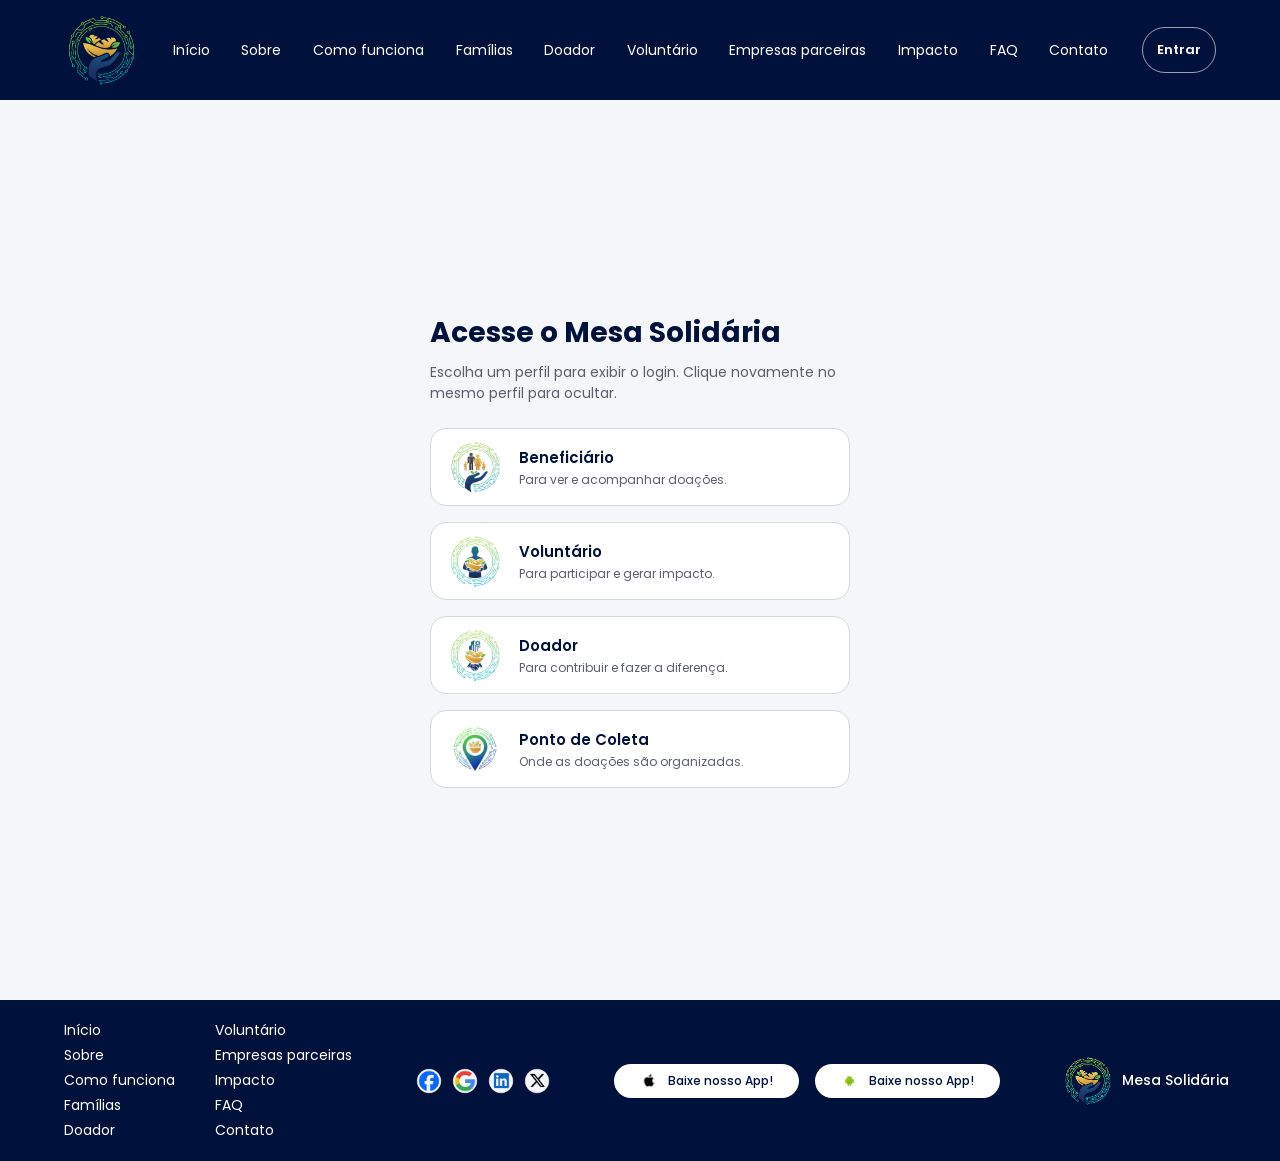
<file: login.html>
<!DOCTYPE html>
<html lang="pt-br">
  <head>
    <meta charset="UTF-8" />
    <meta name="viewport" content="width=device-width, initial-scale=1.0" />
    <title>Login - Mesa Solidária</title>

    <link
      href="https://fonts.googleapis.com/css2?family=Poppins:wght@300;400;500;600;700&display=swap"
      rel="stylesheet"
    />
    <link rel="stylesheet" href="css/navbar.css" />
    <link rel="stylesheet" href="css/telaLogin.css" />
    <link rel="stylesheet" href="css/footer.css" />
    <link rel="icon" type="image/png" href="img/logo.png" />
  </head>

  <body>
    <header class="cabecalho">
      <div class="conteiner-navbar">
        <div class="area-logo">
          <a href="index.html">
            <img
              src="img/MESA SOLIDARIA - LOGO PRINCIPAL.svg"
              alt="Logo Mesa Solidária"
              class="imagem-logo"
            />
          </a>
        </div>

        <nav class="menu">
          <a href="index.html" class="item-menu">Início</a>
          <a href="sobre.html" class="item-menu">Sobre</a>
          <a href="comoFunciona.html" class="item-menu">Como funciona</a>
          <a href="familia.html" class="item-menu">Famílias</a>
          <a href="doador.html" class="item-menu">Doador</a>
          <a href="voluntario.html" class="item-menu">Voluntário</a>
          <a href="empresaParceira.html" class="item-menu">Empresas parceiras</a>
          <a href="impacto.html" class="item-menu">Impacto</a>
          <a href="faq.html" class="item-menu">FAQ</a>
          <a href="contato.html" class="item-menu">Contato</a>
        </nav>

        <div class="area-botao">
          <a class="botao-entrar" href="login.html">Entrar</a>

          <button
            class="botao-menu"
            type="button"
            aria-label="Abrir menu"
            aria-expanded="false"
          >
            <span></span>
          </button>
        </div>
      </div>
    </header>

    <main class="pagina-login">
      <section class="coluna-perfis" aria-label="Selecione um perfil">
        <h1 class="titulo-principal">Acesse o Mesa Solidária</h1>
        <p class="texto-introducao">
          Escolha um perfil para exibir o login. Clique novamente no mesmo perfil para ocultar.
        </p>

        <div class="lista-perfis">
          <button class="cartao-perfil" type="button" data-tipo="beneficiario">
            <div class="avatar-perfil">
              <img src="img/logo_beneficiario.png" alt="Beneficiário" />
            </div>
            <div class="conteudo-perfil">
              <h2 class="titulo-perfil">Beneficiário</h2>
              <p class="descricao-perfil">Para ver e acompanhar doações.</p>
            </div>
          </button>

          <button class="cartao-perfil" type="button" data-tipo="voluntario">
            <div class="avatar-perfil">
              <img src="img/logo_voluntario.png" alt="Voluntário" />
            </div>
            <div class="conteudo-perfil">
              <h2 class="titulo-perfil">Voluntário</h2>
              <p class="descricao-perfil">Para participar e gerar impacto.</p>
            </div>
          </button>

          <button class="cartao-perfil" type="button" data-tipo="doador">
            <div class="avatar-perfil">
              <img src="img/logo_doador.png" alt="Doador" />
            </div>
            <div class="conteudo-perfil">
              <h2 class="titulo-perfil">Doador</h2>
              <p class="descricao-perfil">Para contribuir e fazer a diferença.</p>
            </div>
          </button>

          <button class="cartao-perfil" type="button" data-tipo="ponto_de_coleta">
            <div class="avatar-perfil">
              <img src="img/logo_ponto_de_coleta.png" alt="Ponto de coleta" />
            </div>
            <div class="conteudo-perfil">
              <h2 class="titulo-perfil">Ponto de Coleta</h2>
              <p class="descricao-perfil">Onde as doações são organizadas.</p>
            </div>
          </button>
        </div>
      </section>

      <section class="coluna-formulario" aria-label="Área de login">
        <div class="cartao-login">
          <h2 class="titulo-login">Entre na sua conta</h2>

          <form class="formulario-login" action="#" novalidate>
            <input type="hidden" name="tipo_usuario" id="tipo-usuario" value="" />

            <div class="campo-formulario">
              <label class="rotulo-campo" for="entrada-identificador">Digite seu E-mail ou CPF:</label>
              <div class="campo-com-icone">
                <span class="icone-campo">@</span>
                <input
                  type="text"
                  id="entrada-identificador"
                  name="identificador"
                  class="entrada-formulario"
                  placeholder="E-mail ou CPF"
                  autocomplete="username"
                  required
                />
              </div>
            </div>

            <div class="campo-formulario">
              <label class="rotulo-campo" for="entrada-senha">Digite sua senha:</label>
              <div class="campo-com-icone">
                <span class="icone-campo">🔒</span>
                <input
                  type="password"
                  id="entrada-senha"
                  name="senha"
                  class="entrada-formulario"
                  placeholder="Senha"
                  autocomplete="current-password"
                  required
                />
              </div>
            </div>

            <button type="button" class="botao-entrar" id="botao-entrar-login">Entrar</button>

            <p class="mensagem-login" id="mensagem-login" aria-live="polite"></p>

            <div class="acoes-login">
              <a href="#" class="link-login">Esqueceu a senha?</a>
              <span class="separador-links">•</span>
              <a href="cadastro_beneficiario.html" class="link-login" id="link-cadastro">Cadastre-se</a>
            </div>
          </form>
        </div>
      </section>
    </main>

    <footer class="rodape">
      <div class="conteiner-rodape">
        <div class="bloco-links">
          <div class="coluna-links">
            <a href="index.html" class="item-menu">Início</a>
            <a href="sobre.html" class="item-menu">Sobre</a>
            <a href="comoFunciona.html" class="item-menu">Como funciona</a>
            <a href="familia.html" class="item-menu">Famílias</a>
            <a href="doador.html" class="item-menu">Doador</a>
          </div>

          <div class="coluna-links">
            <a href="voluntario.html" class="item-menu">Voluntário</a>
            <a href="empresaParceira.html" class="item-menu">Empresas parceiras</a>
            <a href="impacto.html" class="item-menu">Impacto</a>
            <a href="faq.html" class="item-menu">FAQ</a>
            <a href="contato.html" class="item-menu">Contato</a>
          </div>
        </div>

        <div class="linha-vertical"></div>

        <div class="bloco-sociais">
          <a href="#" class="link-social">
            <img src="img/FACEBOOK.png" alt="Facebook" class="icone-social" />
          </a>
          <a href="#" class="link-social">
            <img src="img/GOOGLE.png" alt="Google" class="icone-social" />
          </a>
          <a href="#" class="link-social">
            <img src="img/LINKEDIN.png" alt="LinkedIn" class="icone-social" />
          </a>
          <a href="#" class="link-social">
            <img src="img/X.png" alt="X" class="icone-social" />
          </a>
        </div>

        <div class="linha-vertical"></div>

        <div class="bloco-apps">
          <button class="botao-app" type="button">
            <img src="img/apple.png" alt="Apple" class="icone-app" />
            <span class="texto-botao-app">Baixe nosso App!</span>
          </button>

          <button class="botao-app" type="button">
            <img src="img/android.png" alt="Android" class="icone-app" />
            <span class="texto-botao-app">Baixe nosso App!</span>
          </button>
        </div>

        <div class="linha-vertical"></div>

        <div class="bloco-logo-rodape">
          <img src="img/logo.png" alt="Mesa Solidária" class="logo-rodape" />
          <span class="texto-logo-rodape">Mesa Solidária</span>
        </div>
      </div>
    </footer>

    <script src="js/telaLogin.js"></script>
  </body>
</html>
</file>
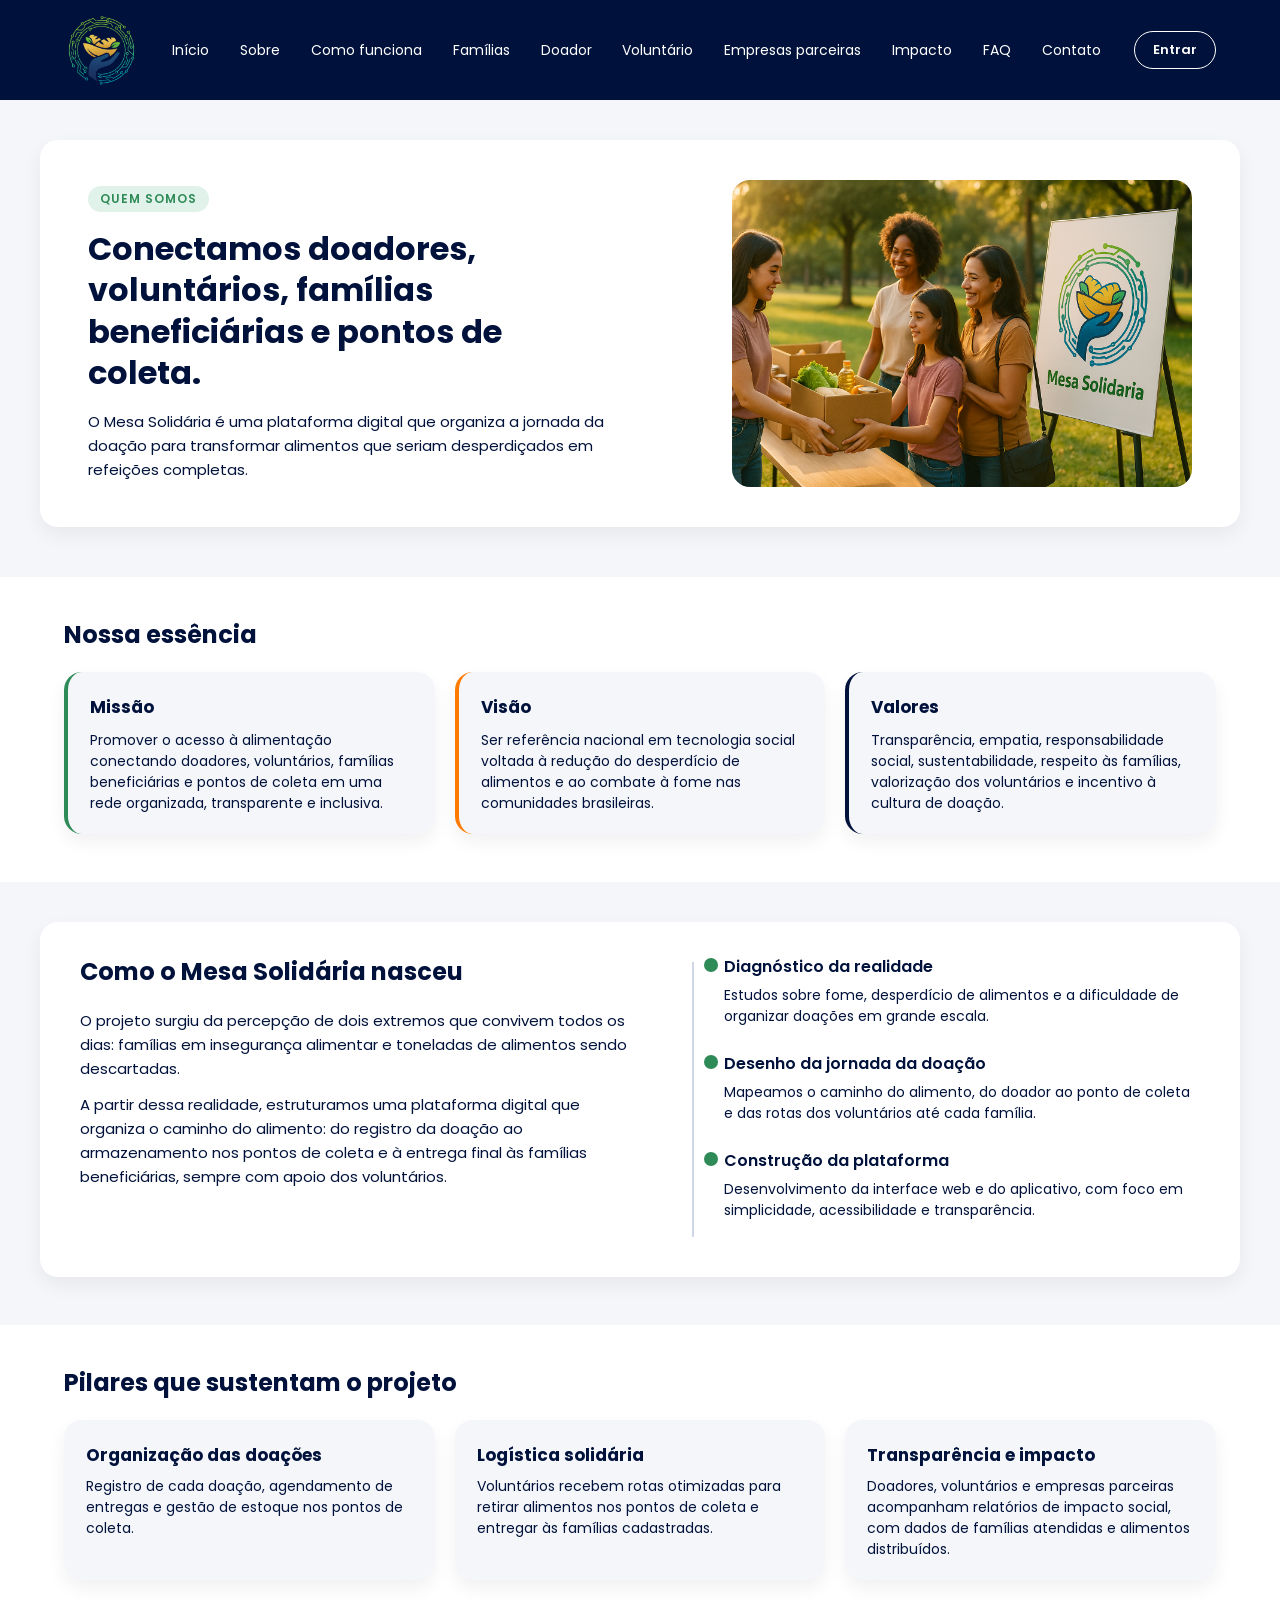
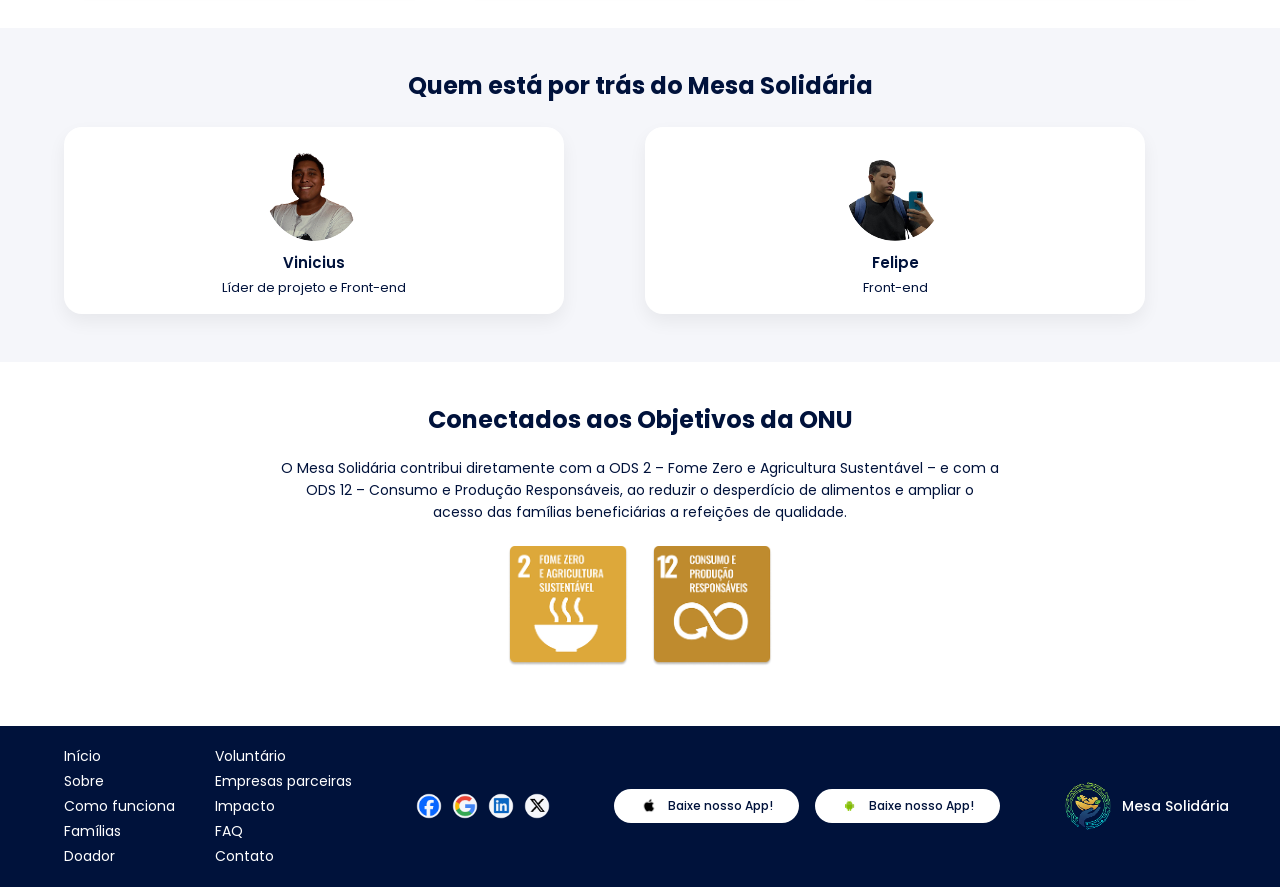
<file: sobre.html>
<!doctype html>
<html lang="pt-BR">
  <head>
    <meta charset="UTF-8" />
    <meta name="viewport" content="width=device-width, initial-scale=1.0" />
    <title>Sobre - Mesa Solidária</title>

    <link rel="preconnect" href="https://fonts.googleapis.com" />
    <link rel="preconnect" href="https://fonts.gstatic.com" crossorigin />
    <link
      href="https://fonts.googleapis.com/css2?family=Poppins:wght@300;400;500;600;700&display=swap"
      rel="stylesheet"
    />

    <link rel="stylesheet" href="css/navbar.css" />
    <link rel="stylesheet" href="css/sobre.css" />
    <link rel="stylesheet" href="css/footer.css" />
    <link rel="icon" type="image/png" href="img/logo.png" />
  </head>

  <body>
    <header class="cabecalho">
      <div class="conteiner-navbar">
        <div class="area-logo">
          <a href="index.html">
            <img
              src="img/MESA SOLIDARIA - LOGO PRINCIPAL.svg"
              alt="Logo Mesa Solidária"
              class="imagem-logo"
            />
          </a>
        </div>

        <nav class="menu">
          <a href="index.html" class="item-menu">Início</a>
          <a href="sobre.html" class="item-menu">Sobre</a>
          <a href="comoFunciona.html" class="item-menu">Como funciona</a>
          <a href="familia.html" class="item-menu">Famílias</a>
          <a href="doador.html" class="item-menu">Doador</a>
          <a href="voluntario.html" class="item-menu">Voluntário</a>
          <a href="empresaParceira.html" class="item-menu">Empresas parceiras</a>
          <a href="impacto.html" class="item-menu">Impacto</a>
          <a href="faq.html" class="item-menu">FAQ</a>
          <a href="contato.html" class="item-menu">Contato</a>
        </nav>

        <div class="area-botao">
          <a class="botao-entrar" href="login.html">Entrar</a>
          <button
            class="botao-menu"
            type="button"
            aria-label="Abrir menu"
            aria-expanded="false"
          >
            <span></span>
          </button>
        </div>
      </div>
    </header>

    <div class="pagina">
      <section class="secao-banner-sobre">
        <div class="conteiner-banner-sobre">
          <div class="bloco-texto-banner-sobre">
            <span class="etiqueta-banner-sobre">Quem somos</span>
            <h1 class="titulo-banner-sobre">
              Conectamos doadores, voluntários, famílias beneficiárias e pontos de
              coleta.
            </h1>
            <p class="texto-banner-sobre">
              O Mesa Solidária é uma plataforma digital que organiza a jornada da
              doação para transformar alimentos que seriam desperdiçados em
              refeições completas.
            </p>
          </div>

          <div class="bloco-imagem-banner-sobre">
            <img
              src="img/banner_04.png"
              alt="Ilustração de pessoas doando e recebendo alimentos"
              class="imagem-banner-sobre"
            />
          </div>
        </div>
      </section>

      <section class="secao-missao-visao-valores">
        <div class="conteiner-missao-visao-valores">
          <h2 class="titulo-secao-sobre">Nossa essência</h2>

          <div class="grade-missao-visao-valores">
            <article class="cartao-mvv cartao-missao">
              <h3 class="titulo-cartao-mvv">Missão</h3>
              <p class="texto-cartao-mvv">
                Promover o acesso à alimentação conectando doadores, voluntários,
                famílias beneficiárias e pontos de coleta em uma rede organizada,
                transparente e inclusiva.
              </p>
            </article>

            <article class="cartao-mvv cartao-visao">
              <h3 class="titulo-cartao-mvv">Visão</h3>
              <p class="texto-cartao-mvv">
                Ser referência nacional em tecnologia social voltada à redução do
                desperdício de alimentos e ao combate à fome nas comunidades
                brasileiras.
              </p>
            </article>

            <article class="cartao-mvv cartao-valores">
              <h3 class="titulo-cartao-mvv">Valores</h3>
              <p class="texto-cartao-mvv">
                Transparência, empatia, responsabilidade social, sustentabilidade,
                respeito às famílias, valorização dos voluntários e incentivo à
                cultura de doação.
              </p>
            </article>
          </div>
        </div>
      </section>

      <section class="secao-como-nascemos">
        <div class="conteiner-como-nascemos">
          <div class="bloco-texto-como-nascemos">
            <h2 class="titulo-secao-sobre">Como o Mesa Solidária nasceu</h2>
            <p class="texto-como-nascemos">
              O projeto surgiu da percepção de dois extremos que convivem todos os
              dias: famílias em insegurança alimentar e toneladas de alimentos sendo
              descartadas.
            </p>
            <p class="texto-como-nascemos">
              A partir dessa realidade, estruturamos uma plataforma digital que
              organiza o caminho do alimento: do registro da doação ao
              armazenamento nos pontos de coleta e à entrega final às famílias
              beneficiárias, sempre com apoio dos voluntários.
            </p>
          </div>

          <div class="linha-tempo-sobre">
            <div class="etapa-linha-tempo">
              <span class="bola-linha-tempo"></span>
              <div class="conteudo-linha-tempo">
                <h3 class="titulo-etapa-linha-tempo">Diagnóstico da realidade</h3>
                <p class="texto-etapa-linha-tempo">
                  Estudos sobre fome, desperdício de alimentos e a dificuldade de
                  organizar doações em grande escala.
                </p>
              </div>
            </div>

            <div class="etapa-linha-tempo">
              <span class="bola-linha-tempo"></span>
              <div class="conteudo-linha-tempo">
                <h3 class="titulo-etapa-linha-tempo">
                  Desenho da jornada da doação
                </h3>
                <p class="texto-etapa-linha-tempo">
                  Mapeamos o caminho do alimento, do doador ao ponto de coleta e
                  das rotas dos voluntários até cada família.
                </p>
              </div>
            </div>

            <div class="etapa-linha-tempo">
              <span class="bola-linha-tempo"></span>
              <div class="conteudo-linha-tempo">
                <h3 class="titulo-etapa-linha-tempo">Construção da plataforma</h3>
                <p class="texto-etapa-linha-tempo">
                  Desenvolvimento da interface web e do aplicativo, com foco em
                  simplicidade, acessibilidade e transparência.
                </p>
              </div>
            </div>
          </div>
        </div>
      </section>

      <section class="secao-pilares-sobre">
        <div class="conteiner-pilares-sobre">
          <h2 class="titulo-secao-sobre">Pilares que sustentam o projeto</h2>

          <div class="grade-pilares-sobre">
            <article class="cartao-pilar-sobre">
              <h3 class="titulo-pilar-sobre">Organização das doações</h3>
              <p class="texto-pilar-sobre">
                Registro de cada doação, agendamento de entregas e gestão de
                estoque nos pontos de coleta.
              </p>
            </article>

            <article class="cartao-pilar-sobre">
              <h3 class="titulo-pilar-sobre">Logística solidária</h3>
              <p class="texto-pilar-sobre">
                Voluntários recebem rotas otimizadas para retirar alimentos nos
                pontos de coleta e entregar às famílias cadastradas.
              </p>
            </article>

            <article class="cartao-pilar-sobre">
              <h3 class="titulo-pilar-sobre">Transparência e impacto</h3>
              <p class="texto-pilar-sobre">
                Doadores, voluntários e empresas parceiras acompanham relatórios
                de impacto social, com dados de famílias atendidas e alimentos
                distribuídos.
              </p>
            </article>
          </div>
        </div>
      </section>

      <section class="secao-time-sobre">
        <div class="conteiner-time-sobre">
          <h2 class="titulo-secao-sobre">Quem está por trás do Mesa Solidária</h2>

          <div class="grade-time-sobre">
            <article class="card-membro-sobre">
              <img
                src="img/vinicius.png"
                alt="Vinicius"
                class="foto-membro-sobre"
              />
              <p class="nome-membro-sobre">Vinicius</p>
              <p class="funcao-membro-sobre">Líder de projeto e Front-end</p>
            </article>

            <article class="card-membro-sobre">
              <img
                src="img/felipe.png"
                alt="Felipe"
                class="foto-membro-sobre"
              />
              <p class="nome-membro-sobre">Felipe</p>
              <p class="funcao-membro-sobre">Front-end</p>
            </article>
          </div>
        </div>
      </section>

      <section class="secao-ods-sobre">
        <div class="conteiner-ods-sobre">
          <h2 class="titulo-secao-sobre">Conectados aos Objetivos da ONU</h2>

          <p class="texto-ods-sobre">
            O Mesa Solidária contribui diretamente com a ODS 2 – Fome Zero e
            Agricultura Sustentável – e com a ODS 12 – Consumo e Produção
            Responsáveis, ao reduzir o desperdício de alimentos e ampliar o acesso
            das famílias beneficiárias a refeições de qualidade.
          </p>

          <div class="linha-ods-sobre">
            <img
              src="img/icone_09.png"
              alt="ODS 2 - Fome Zero e Agricultura Sustentável"
              class="imagem-ods-sobre"
            />
            <img
              src="img/icone_10.png"
              alt="ODS 12 - Consumo e Produção Responsáveis"
              class="imagem-ods-sobre"
            />
          </div>
        </div>
      </section>

      <footer class="rodape">
        <div class="conteiner-rodape">
          <div class="bloco-links">
            <div class="coluna-links">
              <a href="index.html" class="item-menu">Início</a>
              <a href="sobre.html" class="item-menu">Sobre</a>
              <a href="comoFunciona.html" class="item-menu">Como funciona</a>
              <a href="familia.html" class="item-menu">Famílias</a>
              <a href="doador.html" class="item-menu">Doador</a>
            </div>

            <div class="coluna-links">
              <a href="voluntario.html" class="item-menu">Voluntário</a>
              <a href="empresaParceira.html" class="item-menu">
                Empresas parceiras
              </a>
              <a href="impacto.html" class="item-menu">Impacto</a>
              <a href="faq.html" class="item-menu">FAQ</a>
              <a href="contato.html" class="item-menu">Contato</a>
            </div>
          </div>

          <div class="linha-vertical"></div>

          <div class="bloco-sociais">
            <a href="#" class="link-social">
              <img src="img/FACEBOOK.png" alt="Facebook" class="icone-social" />
            </a>
            <a href="#" class="link-social">
              <img src="img/GOOGLE.png" alt="Google" class="icone-social" />
            </a>
            <a href="#" class="link-social">
              <img src="img/LINKEDIN.png" alt="LinkedIn" class="icone-social" />
            </a>
            <a href="#" class="link-social">
              <img src="img/X.png" alt="X" class="icone-social" />
            </a>
          </div>

          <div class="linha-vertical"></div>

          <div class="bloco-apps">
            <button class="botao-app" type="button">
              <img src="img/apple.png" alt="Apple" class="icone-app" />
              <span class="texto-botao-app">Baixe nosso App!</span>
            </button>

            <button class="botao-app" type="button">
              <img src="img/android.png" alt="Android" class="icone-app" />
              <span class="texto-botao-app">Baixe nosso App!</span>
            </button>
          </div>

          <div class="linha-vertical"></div>

          <div class="bloco-logo-rodape">
            <img src="img/logo.png" alt="Mesa Solidária" class="logo-rodape" />
            <span class="texto-logo-rodape">Mesa Solidária</span>
          </div>
        </div>
      </footer>
    </div>

    <script src="js/sobre.js"></script>
  </body>
</html>
</file>
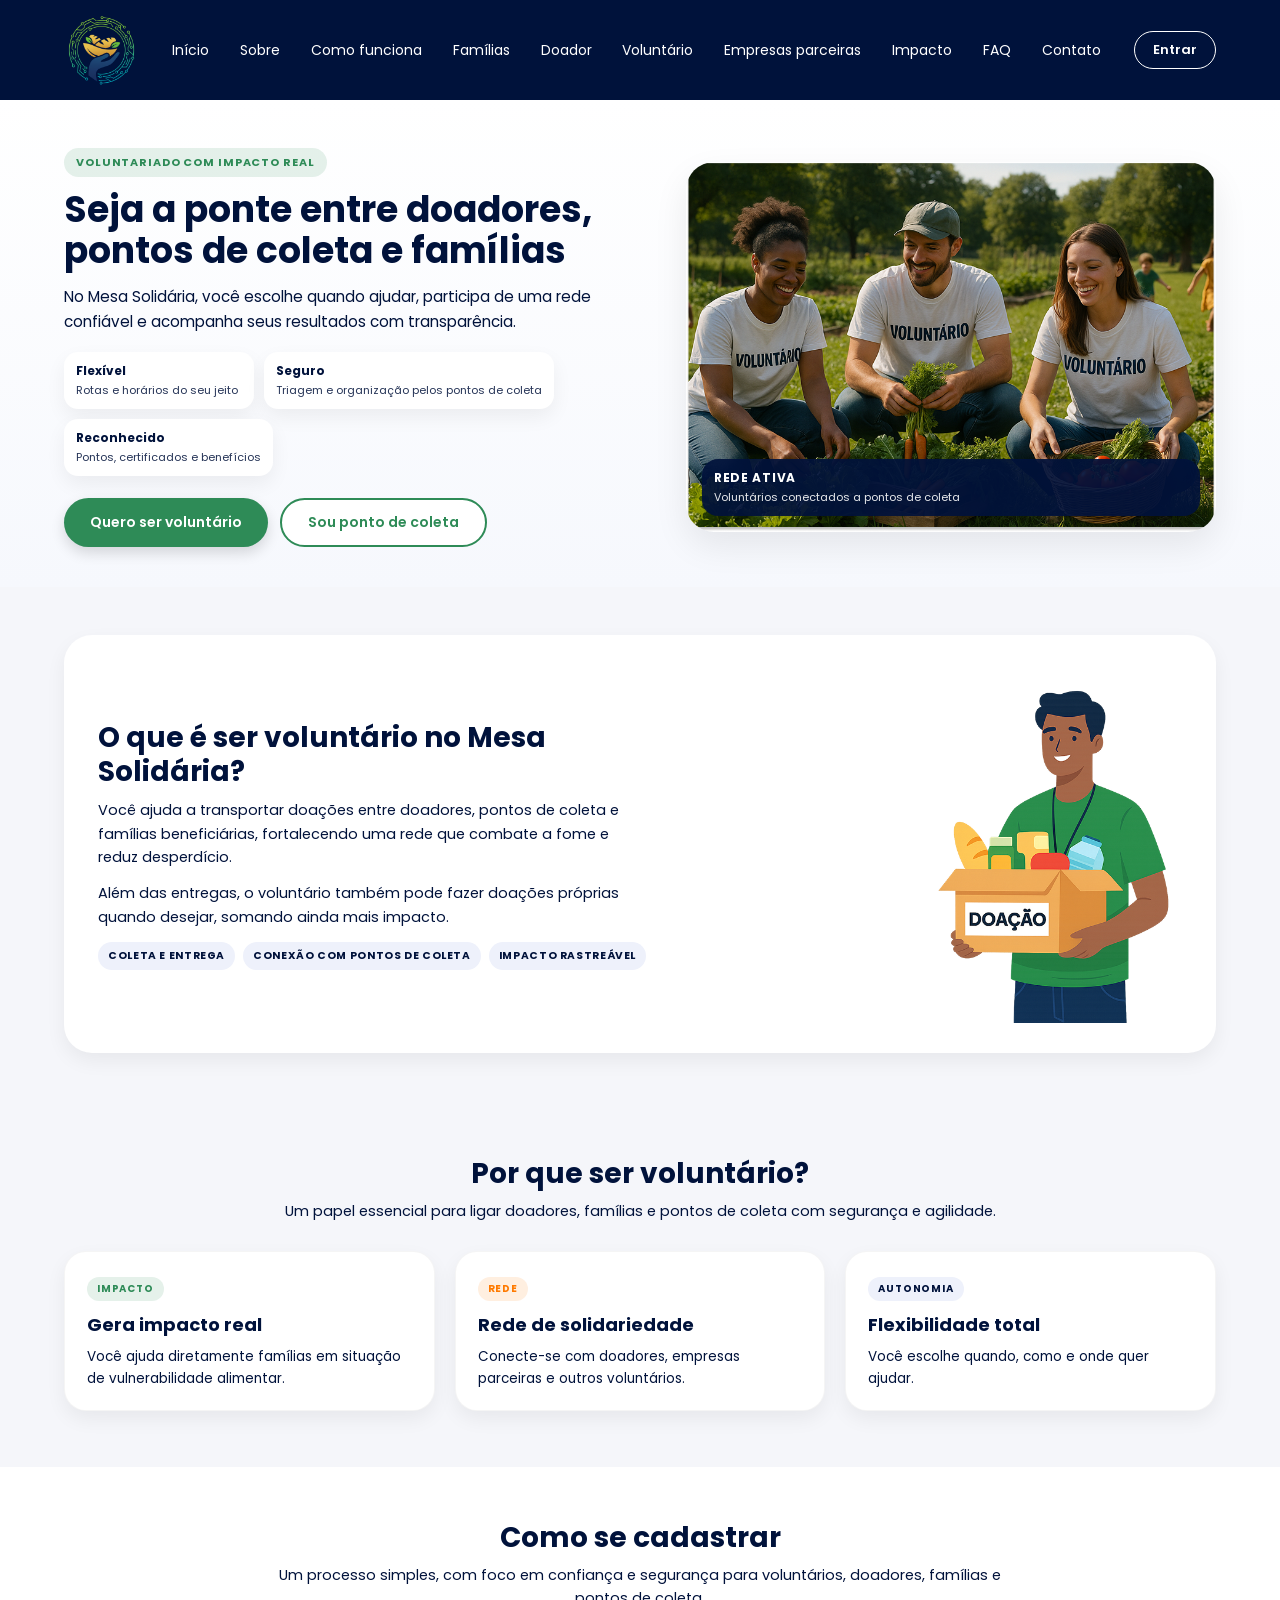
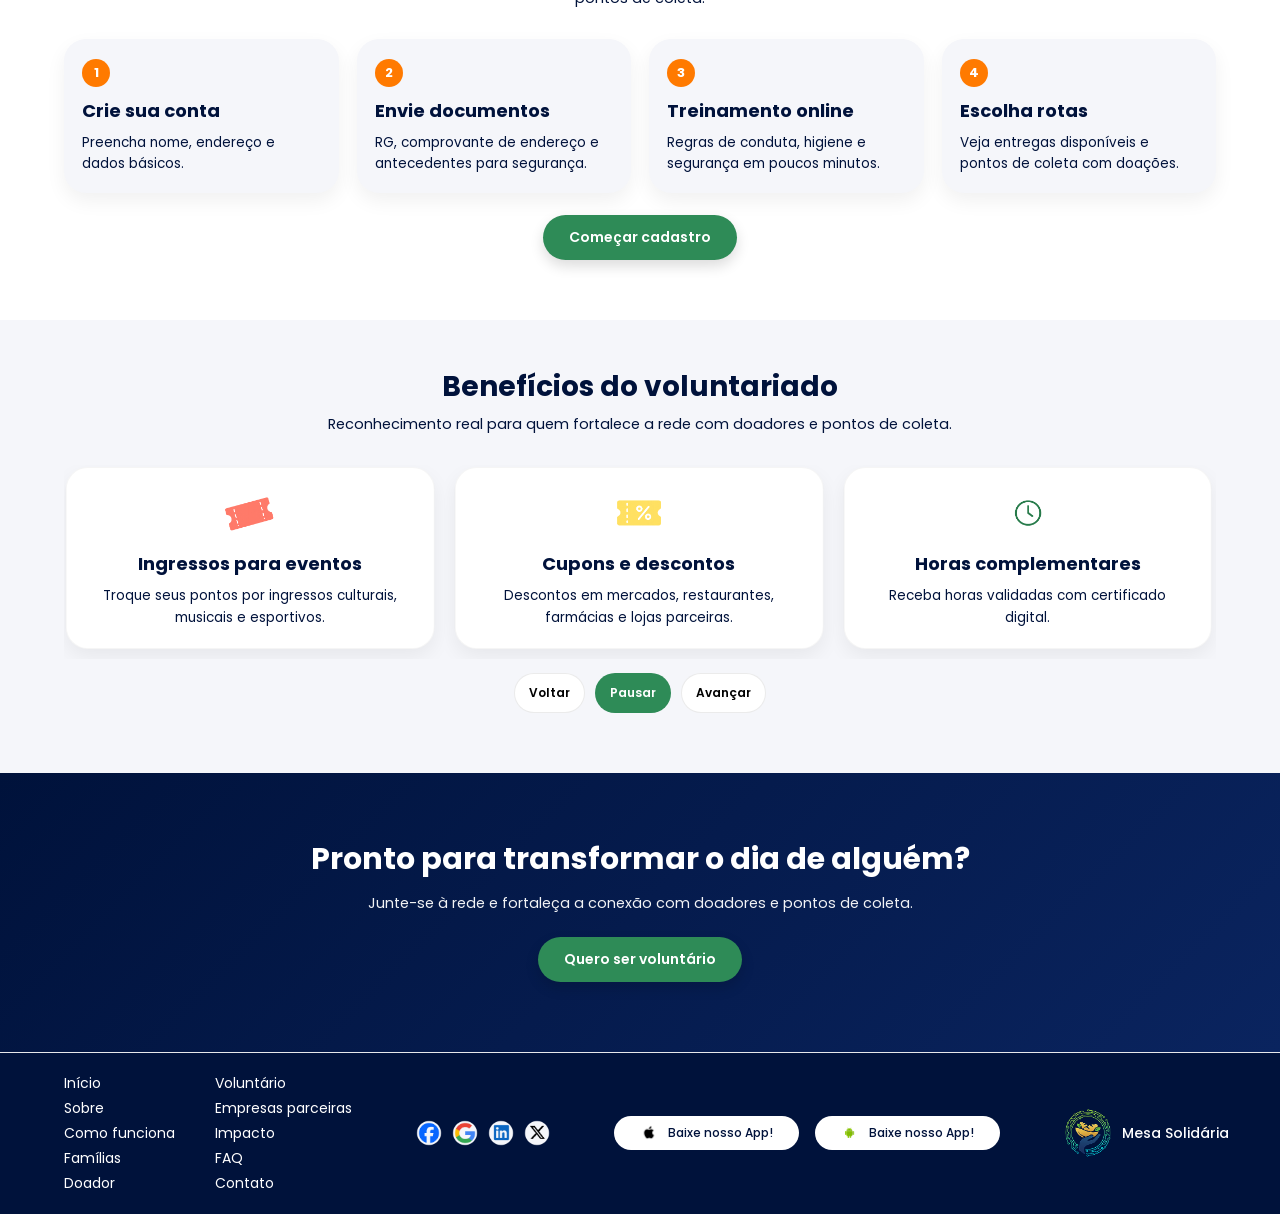
<file: voluntario.html>
<!DOCTYPE html>
<html lang="pt-br">
  <head>
    <meta charset="UTF-8" />
    <meta name="viewport" content="width=device-width, initial-scale=1.0" />
    <title>Voluntário - Mesa Solidária</title>

    <link
      href="https://fonts.googleapis.com/css2?family=Poppins:wght@300;400;500;600;700&display=swap"
      rel="stylesheet"
    />
    <link rel="stylesheet" href="css/navbar.css" />
    <link rel="stylesheet" href="css/voluntario.css" />
    <link rel="stylesheet" href="css/footer.css" />
    <link rel="icon" type="image/png" href="img/logo.png" />
  </head>

  <body>
    <div class="pagina">
      <header class="cabecalho">
        <div class="conteiner-navbar">
          <div class="area-logo">
            <a href="index.html">
              <img
                src="img/MESA SOLIDARIA - LOGO PRINCIPAL.svg"
                alt="Logo Mesa Solidária"
                class="imagem-logo"
              />
            </a>
          </div>

          <nav class="menu">
            <a href="index.html" class="item-menu">Início</a>
            <a href="sobre.html" class="item-menu">Sobre</a>
            <a href="comoFunciona.html" class="item-menu">Como funciona</a>
            <a href="familia.html" class="item-menu">Famílias</a>
            <a href="doador.html" class="item-menu">Doador</a>
            <a href="voluntario.html" class="item-menu">Voluntário</a>
            <a href="empresaParceira.html" class="item-menu"
              >Empresas parceiras</a
            >
            <a href="impacto.html" class="item-menu">Impacto</a>
            <a href="faq.html" class="item-menu">FAQ</a>
            <a href="contato.html" class="item-menu">Contato</a>
          </nav>

          <div class="area-botao">
            <a class="botao-entrar" href="login.html">Entrar</a>
            <button
              class="botao-menu"
              type="button"
              aria-label="Abrir menu"
              aria-expanded="false"
            >
              <span></span>
            </button>
          </div>
        </div>
      </header>

      <main class="conteudo-principal">
        <section class="secao-hero-voluntario">
          <div class="conteiner-hero-voluntario animar-entrada">
            <div class="coluna-hero-texto">
              <span class="etiqueta-hero">Voluntariado com impacto real</span>

              <h1 class="titulo-hero">
                Seja a ponte entre doadores, pontos de coleta e famílias
              </h1>

              <p class="subtitulo-hero">
                No Mesa Solidária, você escolhe quando ajudar, participa de uma
                rede confiável e acompanha seus resultados com transparência.
              </p>

              <div class="linha-destaques-hero">
                <div class="cartao-destaque-hero">
                  <strong>Flexível</strong>
                  <span>Rotas e horários do seu jeito</span>
                </div>
                <div class="cartao-destaque-hero">
                  <strong>Seguro</strong>
                  <span>Triagem e organização pelos pontos de coleta</span>
                </div>
                <div class="cartao-destaque-hero">
                  <strong>Reconhecido</strong>
                  <span>Pontos, certificados e benefícios</span>
                </div>
              </div>

              <div class="linha-botoes-hero">
                <a href="#cadastro-voluntario" class="botao-primario botao-hero">
                  Quero ser voluntário
                </a>
                <a
                  href="empresaParceira.html"
                  class="botao-secundario botao-hero"
                >
                  Sou ponto de coleta
                </a>
              </div>
            </div>

            <div class="coluna-hero-imagem">
              <div class="moldura-hero">
                <img
                  src="img/banner_05.png"
                  alt="Voluntários ajudando"
                  class="imagem-hero"
                />
                <div class="etiqueta-flutuante">
                  <span class="titulo-etiqueta">Rede ativa</span>
                  <span class="texto-etiqueta">
                    Voluntários conectados a pontos de coleta
                  </span>
                </div>
              </div>
            </div>
          </div>
        </section>

        <section class="secao-definicao-voluntario-nova">
          <div class="conteiner-definicao-novo animar-entrada">
            <div class="card-definicao">
              <div class="bloco-texto-definicao">
                <h2 class="titulo-secao">
                  O que é ser voluntário no Mesa Solidária?
                </h2>

                <p class="texto-secao">
                  Você ajuda a transportar doações entre doadores, pontos de
                  coleta e famílias beneficiárias, fortalecendo uma rede que
                  combate a fome e reduz desperdício.
                </p>

                <p class="texto-secao">
                  Além das entregas, o voluntário também pode fazer doações
                  próprias quando desejar, somando ainda mais impacto.
                </p>

                <div class="linha-chips-definicao">
                  <span class="chip-definicao">Coleta e entrega</span>
                  <span class="chip-definicao">Conexão com pontos de coleta</span>
                  <span class="chip-definicao">Impacto rastreável</span>
                </div>
              </div>

              <div class="bloco-imagem-definicao">
                <img
                  src="img/banner_06.png"
                  alt="Voluntário com doações"
                  class="imagem-definicao"
                />
              </div>
            </div>
          </div>
        </section>

        <section class="secao-motivos-voluntario-nova">
          <div class="conteiner-motivos animar-entrada">
            <div class="cabecalho-secao">
              <h2 class="titulo-secao">Por que ser voluntário?</h2>
              <p class="subtitulo-secao">
                Um papel essencial para ligar doadores, famílias e pontos de
                coleta com segurança e agilidade.
              </p>
            </div>

            <div class="grade-motivos">
              <article class="cartao-motivo">
                <span class="selo-motivo verde">Impacto</span>
                <h3 class="titulo-cartao">Gera impacto real</h3>
                <p class="texto-cartao">
                  Você ajuda diretamente famílias em situação de vulnerabilidade
                  alimentar.
                </p>
              </article>

              <article class="cartao-motivo">
                <span class="selo-motivo laranja">Rede</span>
                <h3 class="titulo-cartao">Rede de solidariedade</h3>
                <p class="texto-cartao">
                  Conecte-se com doadores, empresas parceiras e outros
                  voluntários.
                </p>
              </article>

              <article class="cartao-motivo">
                <span class="selo-motivo azul">Autonomia</span>
                <h3 class="titulo-cartao">Flexibilidade total</h3>
                <p class="texto-cartao">
                  Você escolhe quando, como e onde quer ajudar.
                </p>
              </article>
            </div>
          </div>
        </section>

        <section id="cadastro-voluntario" class="secao-cadastro-voluntario-nova">
          <div class="conteiner-cadastro animar-entrada">
            <div class="cabecalho-secao">
              <h2 class="titulo-secao">Como se cadastrar</h2>
              <p class="subtitulo-secao">
                Um processo simples, com foco em confiança e segurança para
                voluntários, doadores, famílias e pontos de coleta.
              </p>
            </div>

            <div class="linha-passos">
              <article class="cartao-passo">
                <span class="numero-passo">1</span>
                <h3 class="titulo-cartao">Crie sua conta</h3>
                <p class="texto-cartao">Preencha nome, endereço e dados básicos.</p>
              </article>

              <article class="cartao-passo">
                <span class="numero-passo">2</span>
                <h3 class="titulo-cartao">Envie documentos</h3>
                <p class="texto-cartao">
                  RG, comprovante de endereço e antecedentes para segurança.
                </p>
              </article>

              <article class="cartao-passo">
                <span class="numero-passo">3</span>
                <h3 class="titulo-cartao">Treinamento online</h3>
                <p class="texto-cartao">
                  Regras de conduta, higiene e segurança em poucos minutos.
                </p>
              </article>

              <article class="cartao-passo">
                <span class="numero-passo">4</span>
                <h3 class="titulo-cartao">Escolha rotas</h3>
                <p class="texto-cartao">
                  Veja entregas disponíveis e pontos de coleta com doações.
                </p>
              </article>
            </div>

            <div class="area-botao-cadastro">
              <a href="#" class="botao-primario">Começar cadastro</a>
            </div>
          </div>
        </section>

        <section class="secao-beneficios-voluntariado-nova">
          <div class="conteiner-beneficios animar-entrada">
            <div class="cabecalho-secao">
              <h2 class="titulo-secao">Benefícios do voluntariado</h2>
              <p class="subtitulo-secao">
                Reconhecimento real para quem fortalece a rede com doadores e
                pontos de coleta.
              </p>
            </div>

            <div class="grade-beneficios">
              <article class="cartao-beneficio">
                <img src="img/icone_16.png" alt="Ingressos" class="icone-beneficio" />
                <h3 class="titulo-cartao">Ingressos para eventos</h3>
                <p class="texto-cartao">
                  Troque seus pontos por ingressos culturais, musicais e esportivos.
                </p>
              </article>

              <article class="cartao-beneficio">
                <img src="img/icone_17.png" alt="Cupons" class="icone-beneficio" />
                <h3 class="titulo-cartao">Cupons e descontos</h3>
                <p class="texto-cartao">
                  Descontos em mercados, restaurantes, farmácias e lojas parceiras.
                </p>
              </article>

              <article class="cartao-beneficio">
                <img src="img/icone_18.png" alt="Horas" class="icone-beneficio" />
                <h3 class="titulo-cartao">Horas complementares</h3>
                <p class="texto-cartao">Receba horas validadas com certificado digital.</p>
              </article>

              <article class="cartao-beneficio">
                <img src="img/icone_19.png" alt="Conquistas" class="icone-beneficio" />
                <h3 class="titulo-cartao">Recompensas e conquistas</h3>
                <p class="texto-cartao">
                  Ganhe medalhas digitais e suba no ranking de impacto.
                </p>
              </article>

              <article class="cartao-beneficio">
                <img src="img/icone_20.png" alt="Relatório" class="icone-beneficio" />
                <h3 class="titulo-cartao">Relatório pessoal</h3>
                <p class="texto-cartao">
                  Veja quantas famílias você ajudou e quantos kg entregou.
                </p>
              </article>
            </div>
          </div>
        </section>

        <section class="secao-cta-voluntario-nova">
          <div class="conteiner-cta animar-entrada">
            <h2 class="titulo-cta">Pronto para transformar o dia de alguém?</h2>
            <p class="subtitulo-cta">
              Junte-se à rede e fortaleça a conexão com doadores e pontos de
              coleta.
            </p>
            <a href="#cadastro-voluntario" class="botao-primario">
              Quero ser voluntário
            </a>
          </div>
        </section>
      </main>

      <hr class="linha-divisoria" />

      <footer class="rodape">
        <div class="conteiner-rodape">
          <div class="bloco-links">
            <div class="coluna-links">
              <a href="index.html" class="item-menu">Início</a>
              <a href="sobre.html" class="item-menu">Sobre</a>
              <a href="comoFunciona.html" class="item-menu">Como funciona</a>
              <a href="familia.html" class="item-menu">Famílias</a>
              <a href="doador.html" class="item-menu">Doador</a>
            </div>

            <div class="coluna-links">
              <a href="voluntario.html" class="item-menu">Voluntário</a>
              <a href="empresaParceira.html" class="item-menu">
                Empresas parceiras
              </a>
              <a href="impacto.html" class="item-menu">Impacto</a>
              <a href="faq.html" class="item-menu">FAQ</a>
              <a href="contato.html" class="item-menu">Contato</a>
            </div>
          </div>

          <div class="linha-vertical"></div>

          <div class="bloco-sociais">
            <a href="#" class="link-social">
              <img src="img/FACEBOOK.png" alt="Facebook" class="icone-social" />
            </a>
            <a href="#" class="link-social">
              <img src="img/GOOGLE.png" alt="Google" class="icone-social" />
            </a>
            <a href="#" class="link-social">
              <img src="img/LINKEDIN.png" alt="LinkedIn" class="icone-social" />
            </a>
            <a href="#" class="link-social">
              <img src="img/X.png" alt="X" class="icone-social" />
            </a>
          </div>

          <div class="linha-vertical"></div>

          <div class="bloco-apps">
            <button class="botao-app" type="button">
              <img src="img/apple.png" alt="Apple" class="icone-app" />
              <span class="texto-botao-app">Baixe nosso App!</span>
            </button>

            <button class="botao-app" type="button">
              <img src="img/android.png" alt="Android" class="icone-app" />
              <span class="texto-botao-app">Baixe nosso App!</span>
            </button>
          </div>

          <div class="linha-vertical"></div>

          <div class="bloco-logo-rodape">
            <img src="img/logo.png" alt="Mesa Solidária" class="logo-rodape" />
            <span class="texto-logo-rodape">Mesa Solidária</span>
          </div>
        </div>
      </footer>
    </div>

    <script src="js/voluntario.js"></script>
  </body>
</html>
</file>
<file: css/navbar.css>
:root {
    --altura-cabecalho: 100px;
    --azul: #00123B;
    --branco: #FFF;
    --verde: #2E8B57;
    --amarelo: #FFD54F;
    --branco-55: rgba(255, 255, 255, .55);
    --branco-12: rgba(255, 255, 255, .12);
    --branco-10: rgba(255, 255, 255, .1);
    --s25: rgba(0, 0, 0, .25)
}

html,
body {
    width: 100%
}

* {
    font-family: Poppins, sans-serif;
    box-sizing: border-box
}

body {
    margin: 0;
    padding-top: var(--altura-cabecalho)
}

.cabecalho {
    background: var(--azul);
    height: var(--altura-cabecalho);
    display: flex;
    align-items: center;
    justify-content: center;
    position: fixed;
    top: 0;
    left: 0;
    width: 100%;
    z-index: 1000;
    overflow-x: visible
}

.conteiner-navbar {
    width: 100%;
    max-width: 1200px;
    display: flex;
    align-items: center;
    justify-content: space-between;
    padding: 0 24px;
    min-width: 0
}

.area-logo {
    display: flex;
    align-items: center;
    flex-shrink: 0
}

.imagem-logo {
    height: 75px;
    object-fit: contain;
    display: block
}

.menu {
    display: flex;
    align-items: center;
    flex: 1;
    justify-content: space-evenly;
    gap: 28px;
    margin: 0 40px;
    min-width: 0
}

.item-menu {
    color: var(--branco);
    font-size: 15px;
    text-decoration: none;
    white-space: nowrap;
    font-weight: 400
}

.item-menu:hover {
    opacity: .8
}

.area-botao {
    display: flex;
    align-items: center;
    justify-content: flex-end;
    gap: 12px;
    flex-shrink: 0
}

.botao-entrar {
    background: transparent;
    color: var(--branco);
    border: 1.8px solid var(--branco);
    border-radius: 999px;
    padding: 8px 26px;
    font-size: 13px;
    font-weight: 600;
    cursor: pointer;
    transition: .2s ease;
    display: inline-flex;
    align-items: center;
    justify-content: center;
    text-decoration: none
}

.botao-entrar:hover {
    background: var(--verde);
    border-color: var(--verde);
    color: var(--branco);
    box-shadow: 0 6px 18px var(--s25)
}

.botao-entrar:focus-visible {
    outline: 2px solid var(--amarelo);
    outline-offset: 2px
}

.botao-menu {
    display: none;
    align-items: center;
    justify-content: center;
    width: 44px;
    height: 44px;
    border: 1.8px solid var(--branco-55);
    background: transparent;
    border-radius: 12px;
    cursor: pointer
}

.botao-menu span {
    width: 20px;
    height: 2px;
    background: var(--branco);
    position: relative;
    display: block;
    border-radius: 999px
}

.botao-menu span:before,
.botao-menu span:after {
    content: "";
    position: absolute;
    left: 0;
    width: 20px;
    height: 2px;
    background: var(--branco);
    border-radius: 999px
}

.botao-menu span:before {
    top: -6px
}

.botao-menu span:after {
    top: 6px
}

@media (max-width:1600px) {
    .menu {
        gap: 16px;
        margin: 0 18px
    }

    .item-menu {
        font-size: 14px
    }

    .botao-entrar {
        padding: 8px 18px
    }
}

@media (max-width:1200px) {

    html,
    body {
        overflow-x: hidden
    }

    .cabecalho {
        overflow-x: clip
    }

    :root {
        --altura-cabecalho: 90px
    }

    .conteiner-navbar {
        padding: 0 16px
    }

    .imagem-logo {
        height: 64px
    }

    .botao-menu {
        display: inline-flex
    }

    .menu {
        display: none;
        margin: 0
    }

    .menu.ativo {
        display: flex;
        position: fixed;
        top: var(--altura-cabecalho);
        left: 0;
        right: 0;
        width: 100%;
        z-index: 1100;
        flex-direction: column;
        align-items: flex-start;
        gap: 10px;
        padding: 14px 16px;
        background: var(--azul);
        border-top: 1px solid var(--branco-12);
        max-height: calc(100vh - var(--altura-cabecalho));
        overflow-y: auto
    }

    .menu.ativo .item-menu {
        width: 100%;
        padding: 10px 12px;
        border-radius: 12px;
        white-space: normal;
        font-size: 15px
    }

    .menu.ativo .item-menu:hover {
        background: var(--branco-10);
        opacity: 1
    }

    .botao-entrar {
        padding: 8px 18px
    }
}

@media (max-width:600px) {
    :root {
        --altura-cabecalho: 80px
    }

    .imagem-logo {
        height: 56px
    }

    .botao-entrar {
        padding: 8px 14px;
        font-size: 12px
    }

    .botao-menu {
        width: 42px;
        height: 42px
    }
}
</file>
<file: css/inicio.css>
:root {
  --azul: #00123B;
  --azul-2: #0A245F;
  --verde: #2E8B57;
  --laranja: #FF7A00;
  --amarelo: #FFD54F;
  --fundo: #FFF;
  --texto: #00123B;
  --borda: rgba(0, 18, 59, .14);
  --sombra: 0 12px 28px rgba(0, 0, 0, .10);
  --tinta-azul: rgba(0, 18, 59, .06);
  --tinta-verde: rgba(46, 139, 87, .08);
  --tinta-laranja: rgba(255, 122, 0, .10);
  --tinta-amarelo: rgba(255, 213, 79, .18);
}

html {
  scroll-behavior: smooth;
  scroll-padding-top: 80px
}

body {
  margin: 0;
  font-family: "Poppins", sans-serif;
  color: var(--texto);
  background: var(--fundo)
}

.pagina,
.secao-banner-inicial {
  width: 100%
}

.fundo-banner-inicial {
  position: relative;
  width: 100%;
  min-height: 520px;
  display: flex;
  align-items: center;
  justify-content: center;
  overflow: hidden
}

.imagem-banner-fundo {
  position: absolute;
  inset: 0;
  width: 100%;
  height: 100%;
  object-fit: cover
}

.sobreposicao-banner {
  position: absolute;
  inset: 0;
  background: rgba(0, 0, 0, .5)
}

.conteudo-banner-inicial {
  position: relative;
  z-index: 2;
  width: min(1120px, calc(100% - 48px));
  text-align: center;
  color: #fff;
  padding: 64px 0
}

.titulo-banner-inicial {
  margin: 0 0 18px;
  font-size: clamp(28px, 5vw, 44px);
  font-weight: 700;
  letter-spacing: .2px
}

.grupo-botoes-banner {
  display: flex;
  gap: 12px;
  justify-content: center;
  flex-wrap: wrap;
  margin-top: 16px
}

.botao-banner {
  width: 200px;
  display: inline-flex;
  align-items: center;
  justify-content: center;
  padding: 12px 18px;
  border-radius: 999px;
  text-decoration: none;
  font-weight: 600;
  transition: transform .18s ease, background-color .18s ease, color .18s ease;
  border: 1px solid rgba(255, 255, 255, .25)
}

.botao-banner:hover {
  transform: translateY(-1px)
}

.botao-banner-principal {
  background: var(--laranja);
  color: #fff;
  border-color: rgba(255, 255, 255, .1)
}

.botao-banner-principal:hover {
  background: #e86f00
}

.botao-banner-secundario {
  background: rgba(255, 255, 255, .14);
  color: #fff
}

.botao-banner-secundario:hover {
  background: rgba(0, 18, 59, .06)
}

.titulo-secao {
  margin: 0 0 14px;
  font-size: clamp(22px, 3vw, 30px);
  font-weight: 700;
  color: var(--azul)
}

.texto-secao,
.texto-sobre-mesa {
  margin: 0 0 12px;
  line-height: 1.7;
  color: rgba(0, 18, 59, .82)
}

.secao-ajuda-destaques,
.secao-publicos,
.secao-seguranca,
.secao-empresas {
  padding: 72px 0;
  background-color: transparent;
  border-top: 1px solid rgba(0, 18, 59, .06);
  border-bottom: 1px solid rgba(0, 18, 59, .06)
}

.secao-ajuda-destaques {
  background-image: linear-gradient(180deg, var(--tinta-azul), rgba(255, 255, 255, 0))
}

.secao-publicos {
  background-image: linear-gradient(180deg, var(--tinta-verde), rgba(255, 255, 255, 0))
}

.secao-seguranca {
  background-image: linear-gradient(180deg, var(--tinta-amarelo), rgba(255, 255, 255, 0))
}

.secao-empresas {
  background-image: linear-gradient(180deg, var(--tinta-laranja), rgba(255, 255, 255, 0))
}

.secao-sobre-mesa,
.secao-como-funciona,
.secao-ods {
  padding: 72px 0
}

.conteiner-ajuda-destaques,
.conteiner-publicos,
.conteiner-como-funciona,
.conteiner-seguranca,
.conteiner-ods,
.conteiner-empresas {
  width: min(1120px, calc(100% - 48px));
  margin: 0 auto
}

.conteiner-ajuda-destaques {
  display: grid;
  grid-template-columns: 1fr;
  gap: 34px
}

.conteiner-sobre-mesa {
  width: min(900px, calc(100% - 48px));
  margin: 0 auto;
  text-align: center
}

.titulo-bloco-ajuda {
  margin: 0 0 14px;
  font-size: 22px;
  font-weight: 700;
  color: var(--azul)
}

.grade-cartoes-ajuda,
.grade-publicos,
.grade-passos-funcionamento,
.grade-seguranca {
  margin-top: 20px;
  display: grid;
  grid-template-columns: repeat(4, minmax(0, 1fr));
  gap: 16px
}

.grade-cartoes-ajuda {
  margin-top: 0
}

.grade-ods {
  margin-top: 20px;
  display: grid;
  grid-template-columns: repeat(2, minmax(0, 1fr));
  gap: 16px
}

.grade-empresas {
  margin-top: 20px;
  display: grid;
  grid-template-columns: repeat(3, minmax(0, 1fr));
  gap: 16px
}

.cartao-ajuda,
.cartao-publico,
.cartao-passo-funcionamento,
.cartao-seguranca,
.cartao-ods,
.cartao-empresa {
  background: #fff;
  border-radius: 18px;
  padding: 18px;
  border: 1px solid var(--borda);
  box-shadow: var(--sombra);
  transition: transform .2s ease, box-shadow .2s ease
}

.cartao-ajuda {
  cursor: pointer;
  position: relative;
  overflow: hidden;
  transform-style: preserve-3d
}

.cartao-ajuda:hover,
.cartao-publico:hover,
.cartao-passo-funcionamento:hover,
.cartao-seguranca:hover,
.cartao-empresa:hover {
  transform: translateY(-2px);
  box-shadow: 0 18px 40px rgba(0, 0, 0, .10)
}

.publico-voluntario {
  border-top: 4px solid var(--azul)
}
.publico-familia {
  border-top: 4px solid var(--verde)
}
.publico-doador {
  border-top: 4px solid var(--laranja)
}
.publico-pontodecoleta {
  border-top: 4px solid var(--amarelo)
}


.cartao-passo-funcionamento {
  border-top: 4px solid var(--laranja)
}

.cartao-seguranca {
  border-top: 4px solid var(--amarelo)
}

.cartao-ods {
  border-top: 4px solid var(--azul)
}

.cartao-empresa {
  border-top: 4px solid var(--azul-2)
}

.icone-cartao {
  width: 64px;
  height: 64px;
  border-radius: 14px;
  display: flex;
  align-items: center;
  justify-content: center;
  padding: 0;
  line-height: 0;
  overflow: hidden;
  margin-bottom: 12px
}

.icone-verde {
  background: var(--verde) !important
}

.icone-laranja {
  background: var(--laranja) !important
}

.icone-azul {
  background: var(--azul) !important
}

.icone-amarelo {
  background: var(--amarelo) !important
}

.imagem-icone-cartao {
  width: 52px;
  height: 52px;
  display: block;
  object-fit: contain
}

.titulo-cartao,
.titulo-cartao-publico,
.titulo-passo-funcionamento,
.titulo-cartao-seguranca,
.titulo-cartao-empresa {
  margin: 0 0 8px;
  font-size: 16px;
  font-weight: 700;
  color: var(--azul)
}

.titulo-cartao-ods {
  margin: 0 0 8px;
  font-size: 16px;
  font-weight: 800;
  color: var(--azul)
}

.texto-cartao,
.texto-cartao-publico,
.texto-passo-funcionamento,
.texto-cartao-seguranca,
.texto-cartao-ods,
.texto-cartao-empresa {
  margin: 0;
  line-height: 1.6;
  color: rgba(0, 18, 59, .80);
  font-size: 14px
}

.cartao-ajuda.virado {
  transform: rotateY(180deg)
}

.area-botao-sobre {
  margin-top: 18px
}

.botao-sobre-mesa {
  display: inline-flex;
  align-items: center;
  justify-content: center;
  padding: 12px 18px;
  border-radius: 999px;
  background: var(--azul);
  color: #fff;
  text-decoration: none;
  font-weight: 600;
  border: 1px solid rgba(0, 18, 59, .10);
  transition: transform .18s ease, background-color .18s ease
}

.botao-sobre-mesa:hover {
  transform: translateY(-1px);
  background: var(--azul-2)
}

.etapa-passo {
  display: inline-flex;
  width: 34px;
  height: 34px;
  border-radius: 999px;
  align-items: center;
  justify-content: center;
  font-weight: 800;
  background: rgba(255, 122, 0, .14);
  color: var(--laranja);
  margin-bottom: 10px
}

.area-botao-politicas,
.area-botao-empresas {
  margin-top: 22px;
  text-align: center
}

.botao-politicas {
  display: inline-flex;
  align-items: center;
  justify-content: center;
  padding: 12px 18px;
  border-radius: 999px;
  text-decoration: none;
  font-weight: 600;
  border: 1px solid var(--borda);
  color: var(--azul);
  background: #fff;
  transition: transform .18s ease, background-color .18s ease
}

.botao-politicas:hover {
  transform: translateY(-1px);
  background: rgba(0, 18, 59, .06)
}

.botao-empresas {
  display: inline-flex;
  align-items: center;
  justify-content: center;
  padding: 12px 18px;
  border-radius: 999px;
  background: var(--laranja);
  color: #fff;
  text-decoration: none;
  font-weight: 700;
  border: 1px solid rgba(255, 255, 255, .10);
  transition: transform .18s ease, background-color .18s ease
}

.botao-empresas:hover {
  transform: translateY(-1px);
  background: #e86f00
}

.cartao-ajuda,
.cartao-publico,
.cartao-passo-funcionamento,
.cartao-seguranca,
.cartao-ods,
.cartao-empresa {
  opacity: 0;
  transform: translateY(14px);
  transition: opacity .55s ease, transform .55s ease
}

.visivel {
  opacity: 1 !important;
  transform: translateY(0) !important
}

.confete {
  position: absolute;
  width: 10px;
  height: 10px;
  border-radius: 3px;
  pointer-events: none;
  animation: confete-explodir .8s ease-out forwards
}

@keyframes confete-explodir {
  to {
    transform: translate(var(--confete-x), var(--confete-y)) rotate(var(--confete-rotacao));
    opacity: 0
  }
}

a:focus-visible,
button:focus-visible {
  outline: 3px solid rgba(255, 122, 0, .45);
  outline-offset: 3px;
  border-radius: 999px
}

@media (min-width:601px) and (max-width:1024px) {
  .conteudo-banner-inicial {
    padding: 56px 0
  }

  .conteiner-ajuda-destaques,
  .conteiner-publicos,
  .conteiner-como-funciona,
  .conteiner-seguranca,
  .conteiner-ods,
  .conteiner-empresas {
    width: min(1120px, calc(100% - 40px))
  }

  .secao-ajuda-destaques,
  .secao-sobre-mesa,
  .secao-publicos,
  .secao-como-funciona,
  .secao-seguranca,
  .secao-ods,
  .secao-empresas {
    padding: 56px 0
  }

  .grade-cartoes-ajuda,
  .grade-publicos,
  .grade-passos-funcionamento,
  .grade-seguranca {
    grid-template-columns: repeat(2, minmax(0, 1fr))
  }

  .grade-empresas {
    grid-template-columns: repeat(2, minmax(0, 1fr))
  }

  .grade-ods {
    grid-template-columns: repeat(2, minmax(0, 1fr))
  }
}

@media (max-width:600px) {
  html {
    scroll-padding-top: 72px
  }

  .conteudo-banner-inicial {
    width: calc(100% - 32px);
    padding: 44px 0
  }

  .fundo-banner-inicial {
    min-height: 420px
  }

  .grupo-botoes-banner {
    flex-direction: column;
    align-items: center;
    gap: 10px
  }

  .botao-banner {
    width: min(320px, 100%)
  }

  .conteiner-ajuda-destaques,
  .conteiner-publicos,
  .conteiner-como-funciona,
  .conteiner-seguranca,
  .conteiner-ods,
  .conteiner-empresas,
  .conteiner-sobre-mesa {
    width: calc(100% - 32px)
  }

  .secao-ajuda-destaques,
  .secao-sobre-mesa,
  .secao-publicos,
  .secao-como-funciona,
  .secao-seguranca,
  .secao-ods,
  .secao-empresas {
    padding: 44px 0
  }

  .grade-cartoes-ajuda,
  .grade-publicos,
  .grade-passos-funcionamento,
  .grade-seguranca,
  .grade-empresas,
  .grade-ods {
    grid-template-columns: 1fr;
    gap: 12px
  }

  .cartao-ajuda,
  .cartao-publico,
  .cartao-passo-funcionamento,
  .cartao-seguranca,
  .cartao-ods,
  .cartao-empresa {
    padding: 16px;
    border-radius: 16px
  }

  .icone-cartao {
    width: 56px;
    height: 56px
  }

  .imagem-icone-cartao {
    width: 28px;
    height: 28px
  }
}
</file>
<file: css/footer.css>
:root {
    --azul: #00123B;
    --branco: #FFF;
    --branco-25: rgba(255, 255, 255, .25)
}

html,
body {
    height: 100%;
    margin: 0
}

.pagina {
    min-height: 100vh;
    display: flex;
    flex-direction: column
}

.rodape {
    margin-top: auto;
    background: var(--azul);
    padding: 20px 0
}

.conteiner-rodape {
    max-width: 1200px;
    margin: 0 auto;
    display: flex;
    align-items: center;
    justify-content: space-between;
    gap: 32px;
    padding: 0 24px
}

.bloco-links {
    display: flex;
    gap: 40px;
    color: var(--branco);
    font-size: 12px
}

.coluna-links {
    display: flex;
    flex-direction: column;
    gap: 4px
}

.link-rodape {
    color: var(--branco);
    text-decoration: none;
    font-size: 12px
}

.link-rodape:hover {
    opacity: .8
}

.linha-vertical {
    width: 1px;
    height: 56px;
    background: var(--branco-25)
}

.bloco-sociais {
    display: flex;
    align-items: center;
    gap: 10px
}

.link-social {
    display: inline-flex
}

.icone-social {
    width: 26px;
    height: 26px;
    border-radius: 50%;
    object-fit: cover
}

.bloco-apps {
    display: flex;
    align-items: center;
    gap: 16px
}

.botao-app {
    display: inline-flex;
    align-items: center;
    gap: 10px;
    padding: 8px 26px;
    border-radius: 999px;
    border: 0;
    background: var(--branco);
    cursor: pointer
}

.icone-app {
    width: 18px;
    height: 18px;
    object-fit: contain
}

.texto-botao-app {
    font-size: 12px;
    font-weight: 500;
    color: var(--azul);
    white-space: nowrap
}

.bloco-logo-rodape {
    display: flex;
    align-items: center;
    gap: 10px
}

.logo-rodape {
    width: 48px;
    height: 48px;
    object-fit: contain
}

.texto-logo-rodape {
    color: var(--branco);
    font-size: 14px;
    font-weight: 500;
    white-space: nowrap
}

@media (max-width: 1024px) {
  .conteiner-rodape {
    flex-wrap: wrap;
    justify-content: center;
    gap: 20px;
    padding: 0 16px;
  }

  .linha-vertical {
    display: none;
  }

  .bloco-links {
    width: 100%;
    justify-content: center;
    gap: 28px;
    text-align: left;
  }

  .bloco-sociais,
  .bloco-apps,
  .bloco-logo-rodape {
    justify-content: center;
  }

  .botao-app {
    padding: 8px 18px;
  }
}

@media (max-width: 600px) {
  .rodape {
    padding: 24px 0;
  }

  .conteiner-rodape {
    flex-direction: column;
    align-items: stretch;
    gap: 18px;
  }

  .bloco-links {
    width: 100%;
    flex-direction: column;
    gap: 14px;
    align-items: center;
    text-align: center;
  }

  .coluna-links {
    gap: 8px;
  }

  .bloco-sociais {
    justify-content: center;
    gap: 12px;
  }

  .icone-social {
    width: 28px;
    height: 28px;
  }

  .bloco-apps {
    width: 100%;
    flex-direction: column;
    gap: 12px;
  }

  .botao-app {
    width: 100%;
    justify-content: center;
    padding: 10px 16px;
  }

  .texto-botao-app {
    white-space: normal;
  }

  .bloco-logo-rodape {
    justify-content: center;
  }

  .texto-logo-rodape {
    white-space: normal;
    text-align: center;
  }
}
</file>
<file: css/cadastro_beneficiario.css>
:root {
  --azul-escuro: #00123b;
  --verde: #2e8b57;
  --verde-hover: #277649;
  --cinza-fundo: #f5f6fa;
  --cinza-borda: #d6d8e0;
  --cinza-texto: #5b5f6b;
  --branco: #fff
}

.pagina-cadastro-beneficiario {
  min-height: calc(100vh - 100px);
  padding: 40px 16px 60px;
  background: var(--cinza-fundo);
  display: flex;
  justify-content: center;
  font-family: Poppins, sans-serif
}

.pagina-cadastro-beneficiario * {
  box-sizing: border-box
}

.secao-cadastro-beneficiario {
  width: 100%;
  max-width: 900px;
  background: var(--branco);
  padding: 32px 28px 28px;
  border-radius: 18px;
  box-shadow: 0 10px 28px rgba(0, 0, 0, .08)
}

.cabecalho-cadastro {
  margin-bottom: 24px
}

.titulo-cadastro {
  font-size: 26px;
  color: var(--azul-escuro);
  margin: 0 0 6px
}

.texto-cadastro {
  font-size: 14px;
  color: var(--cinza-texto);
  margin: 0
}

.formulario-cadastro-beneficiario {
  display: flex;
  flex-direction: column;
  gap: 24px
}

.bloco-formulario {
  padding: 18px 16px;
  border-radius: 14px;
  border: 1px solid var(--cinza-borda);
  background: #fff
}

.subtitulo-bloco {
  font-size: 16px;
  font-weight: 600;
  color: var(--azul-escuro);
  margin: 0 0 14px
}

.linha-campos {
  display: flex;
  gap: 16px;
  flex-wrap: wrap
}

.campo-formulario {
  display: flex;
  flex-direction: column;
  gap: 4px;
  flex: 1;
  min-width: 180px
}

.campo-maior {
  flex: 2
}

.campo-menor {
  flex: .8
}

.rotulo-campo {
  font-size: 13px;
  font-weight: 500;
  color: var(--azul-escuro)
}

.entrada-campo {
  width: 100%;
  padding: 9px 10px;
  border-radius: 10px;
  border: 1px solid var(--cinza-borda);
  font-size: 14px;
  font-family: Poppins, sans-serif;
  color: var(--azul-escuro);
  background: #fff;
  outline: 0;
  transition: border-color .18s ease, box-shadow .18s ease
}

.entrada-campo:focus {
  border-color: var(--azul-escuro);
  box-shadow: 0 0 0 2px rgba(0, 18, 59, .12)
}

.entrada-textarea {
  resize: vertical;
  min-height: 80px
}

.rodape-formulario {
  display: flex;
  flex-wrap: wrap;
  gap: 12px;
  justify-content: flex-end;
  margin-top: 8px
}

.botao-principal-cadastro {
  border: 0;
  border-radius: 999px;
  padding: 10px 24px;
  background: var(--verde);
  color: var(--branco);
  font-size: 14px;
  font-weight: 600;
  cursor: pointer;
  transition: background-color .18s ease, box-shadow .18s ease, transform .1s ease
}

.botao-principal-cadastro:hover {
  background: var(--verde-hover);
  box-shadow: 0 8px 18px rgba(0, 0, 0, .18);
  transform: translateY(-1px)
}

.botao-principal-cadastro:active {
  transform: translateY(0);
  box-shadow: none
}

.botao-secundario-cadastro {
  border-radius: 999px;
  padding: 9px 18px;
  border: 1px solid var(--azul-escuro);
  background: transparent;
  color: var(--azul-escuro);
  font-size: 13px;
  font-weight: 500;
  text-decoration: none;
  display: inline-flex;
  align-items: center;
  justify-content: center;
  cursor: pointer;
  transition: background-color .18s ease, color .18s ease
}

.botao-secundario-cadastro:hover {
  background: var(--azul-escuro);
  color: var(--branco)
}

.pagina-cadastro-beneficiario .mensagem-erro-campo {
  font-size: 12px;
  color: #c62828;
  margin-top: 2px
}

.pagina-cadastro-beneficiario .campo-invalido {
  border-color: #c62828
}

.pagina-cadastro-beneficiario .campo-invalido:focus {
  box-shadow: 0 0 0 2px rgba(198, 40, 40, .2)
}

.overlay-confirmacao {
  position: fixed;
  inset: 0;
  background: rgba(0, 0, 0, .45);
  display: none;
  align-items: center;
  justify-content: center;
  z-index: 9999;
  padding: 20px
}

.overlay-confirmacao.ativo {
  display: flex
}

.popup-confirmacao {
  width: 100%;
  max-width: 420px;
  background: #fff;
  border-radius: 18px;
  padding: 28px 26px;
  text-align: center;
  box-shadow: 0 14px 40px rgba(0, 0, 0, .18);
  font-family: Poppins, sans-serif
}

.titulo-confirmacao {
  font-size: 22px;
  font-weight: 700;
  color: #00123b;
  margin: 0 0 10px
}

.texto-confirmacao {
  font-size: 14px;
  color: #4a5670;
  margin: 0 0 18px
}

.botao-confirmacao {
  border: 0;
  background: #00123b;
  color: #fff;
  font-weight: 600;
  padding: 10px 18px;
  border-radius: 10px;
  cursor: pointer
}

@media (max-width: 1024px) {
  .pagina-cadastro-beneficiario {
    padding: 36px 16px 56px;
  }

  .secao-cadastro-beneficiario {
    max-width: 820px;
    padding: 28px 22px 22px;
  }

  .formulario-cadastro-beneficiario {
    gap: 20px;
  }

  .bloco-formulario {
    padding: 16px 14px;
  }
}

@media (max-width: 820px) {
  .pagina-cadastro-beneficiario {
    padding: 28px 14px 48px;
  }

  .secao-cadastro-beneficiario {
    padding: 24px 18px 18px;
    border-radius: 16px;
  }

  .titulo-cadastro {
    font-size: 24px;
  }

  .texto-cadastro {
    font-size: 13.5px;
  }

  .linha-campos {
    gap: 12px;
  }

  .campo-formulario {
    min-width: 220px;
  }

  .campo-maior,
  .campo-menor {
    flex: 1;
  }

  .rodape-formulario {
    justify-content: stretch;
  }

  .botao-principal-cadastro,
  .botao-secundario-cadastro {
    width: 100%;
  }
}

@media (max-width: 520px) {
  .pagina-cadastro-beneficiario {
    padding: 22px 12px 40px;
    min-height: auto;
  }

  .secao-cadastro-beneficiario {
    padding: 20px 14px 14px;
    border-radius: 14px;
  }

  .cabecalho-cadastro {
    margin-bottom: 18px;
  }

  .titulo-cadastro {
    font-size: 22px;
  }

  .texto-cadastro {
    font-size: 13px;
  }

  .formulario-cadastro-beneficiario {
    gap: 16px;
  }

  .bloco-formulario {
    padding: 14px 12px;
    border-radius: 12px;
  }

  .subtitulo-bloco {
    font-size: 15px;
    margin-bottom: 12px;
  }

  .linha-campos {
    flex-direction: column;
    gap: 10px;
  }

  .campo-formulario {
    min-width: 0;
  }

  .entrada-campo {
    padding: 10px 10px;
    font-size: 14px;
  }

  .rodape-formulario {
    gap: 10px;
    margin-top: 6px;
  }

  .botao-principal-cadastro {
    padding: 11px 18px;
  }

  .botao-secundario-cadastro {
    padding: 10px 18px;
  }

  .popup-confirmacao {
    padding: 22px 18px;
    border-radius: 16px;
  }

  .titulo-confirmacao {
    font-size: 20px;
  }

  .texto-confirmacao {
    font-size: 13px;
  }
}

@media (max-width: 380px) {
  .secao-cadastro-beneficiario {
    padding: 18px 12px 12px;
  }

  .titulo-cadastro {
    font-size: 20px;
  }

  .subtitulo-bloco {
    font-size: 14px;
  }
}
</file>
<file: css/comoFunciona.css>
:root {
  --azul: #00123B;
  --azul-claro: #0A245F;
  --verde: #2E8B57;
  --laranja: #FF7A00;
  --cinza: #F5F6FA;
  --cinza-2: #EEF1F7;
  --branco: #FFF;
  --texto-suave: #4A5670;
  --raio-12: 12px;
  --raio-16: 16px;
  --raio-20: 20px;
  --raio-24: 24px;
  --raio-28: 28px;
  --sombra-1: 0 8px 20px rgba(0, 0, 0, .06);
  --sombra-2: 0 14px 34px rgba(0, 0, 0, .08);
  --transicao: .22s ease
}

* {
  box-sizing: border-box
}

html {
  scroll-behavior: smooth;
  scroll-padding-top: 84px
}

@media (prefers-reduced-motion:reduce) {
  html {
    scroll-behavior: auto
  }
}

body {
  margin: 0;
  font-family: Poppins, sans-serif;
  background: var(--cinza);
  color: var(--azul)
}

.pagina,
.conteudo-principal-como {
  width: 100%
}

.cabecalho-secao {
  text-align: center;
  max-width: 820px;
  margin: 0 auto 30px
}

.titulo-secao {
  font-size: 30px;
  line-height: 1.2;
  margin: 0 0 8px;
  font-weight: 700;
  letter-spacing: -.01em
}

.subtitulo-secao {
  font-size: 15px;
  line-height: 1.6;
  margin: 0;
  color: var(--texto-suave)
}

.botao-primario,
.botao-secundario {
  display: inline-flex;
  align-items: center;
  justify-content: center;
  padding: 12px 26px;
  border-radius: 999px;
  text-decoration: none;
  font-size: 14px;
  font-weight: 600;
  transition: var(--transicao);
  cursor: pointer;
  border: 0
}

.botao-primario {
  background: var(--verde);
  color: var(--branco);
  box-shadow: 0 6px 14px rgba(0, 0, 0, .14)
}

.botao-primario:hover {
  transform: translateY(-1px);
  opacity: .98
}

.botao-secundario {
  background: var(--branco);
  color: var(--azul);
  border: 2px solid rgba(0, 18, 59, .12)
}

.botao-secundario:hover {
  background: var(--cinza-2)
}

.secao-hero-como {
  width: 100%;
  padding: 56px 0 68px;
  background: radial-gradient(circle at 10% 20%, rgba(46, 139, 87, .08), transparent 40%), radial-gradient(circle at 90% 80%, rgba(255, 122, 0, .08), transparent 45%), linear-gradient(180deg, #FFF 0%, #F6F8FD 100%);
  display: flex;
  justify-content: center
}

.conteiner-hero-como {
  max-width: 1200px;
  width: 100%;
  padding: 0 24px;
  display: grid;
  grid-template-columns: minmax(0, 1.05fr) minmax(0, .95fr);
  gap: 44px;
  align-items: center
}

.etiqueta-hero {
  display: inline-flex;
  padding: 6px 12px;
  border-radius: 999px;
  background: rgba(46, 139, 87, .12);
  color: var(--verde);
  font-size: 10.5px;
  font-weight: 800;
  letter-spacing: .08em;
  text-transform: uppercase;
  margin-bottom: 12px
}

.titulo-hero {
  font-size: 40px;
  line-height: 1.12;
  margin: 0 0 12px;
  font-weight: 700
}

.texto-hero {
  font-size: 15.2px;
  line-height: 1.65;
  margin: 0 0 22px;
  color: var(--texto-suave)
}

.linha-metricas-hero {
  display: flex;
  gap: 10px;
  margin: 0 0 22px
}

.cartao-metrica {
  background: var(--branco);
  border-radius: var(--raio-12);
  padding: 12px 12px 10px;
  min-width: 180px;
  box-shadow: var(--sombra-1);
  border: 1px solid rgba(0, 0, 0, .04);
  display: flex;
  flex-direction: column;
  gap: 2px
}

.cartao-metrica strong {
  font-size: 12px
}

.cartao-metrica span {
  font-size: 11px;
  color: var(--texto-suave)
}

.linha-botoes-hero {
  display: flex;
  gap: 12px
}

.coluna-hero-imagem {
  display: flex;
  justify-content: flex-end
}

.moldura-hero {
  position: relative;
  width: 100%;
  min-height: 360px;
  border-radius: var(--raio-28);
  overflow: hidden;
  background: var(--branco);
  box-shadow: var(--sombra-2)
}

.imagem-hero {
  width: 100%;
  height: 100%;
  object-fit: cover;
  display: block
}

.faixa-hero {
  position: absolute;
  left: 16px;
  right: 16px;
  bottom: 16px;
  background: rgba(0, 18, 59, .92);
  color: var(--branco);
  border-radius: var(--raio-16);
  padding: 12px 12px 10px;
  display: flex;
  flex-direction: column;
  gap: 3px
}

.faixa-titulo {
  font-size: 10px;
  font-weight: 800;
  letter-spacing: .08em;
  text-transform: uppercase
}

.faixa-texto {
  font-size: 11px;
  opacity: .9
}

.secao-pilares-como,
.secao-regras-como,
.secao-tecnologia-como {
  width: 100%;
  padding: 60px 0 70px;
  display: flex;
  justify-content: center;
  background: var(--cinza)
}

.secao-jornada-como,
.secao-perfis-como {
  width: 100%;
  padding: 64px 0 76px;
  display: flex;
  justify-content: center;
  background: var(--branco)
}

.conteiner-pilares-como,
.conteiner-jornada-como,
.conteiner-regras-como,
.conteiner-perfis-como,
.conteiner-tecnologia-como {
  max-width: 1200px;
  width: 100%;
  padding: 0 24px
}

.grade-pilares-como {
  display: grid;
  grid-template-columns: repeat(4, minmax(0, 1fr));
  gap: 18px
}

.cartao-pilar-persona {
  background: var(--branco);
  border-radius: var(--raio-24);
  padding: 26px 22px 22px;
  box-shadow: var(--sombra-1);
  border: 1px solid rgba(0, 0, 0, .04);
  transition: var(--transicao);
  text-align: center;
  display: flex;
  flex-direction: column;
  align-items: center;
  min-height: 230px
}

.cartao-pilar-persona:hover {
  transform: translateY(-4px);
  box-shadow: var(--sombra-2)
}

.icone-pilar-persona {
  width: 56px;
  height: 56px;
  object-fit: contain;
  margin-bottom: 10px
}

.titulo-pilar-persona {
  font-size: 14px;
  letter-spacing: .12em;
  font-weight: 800;
  margin: 0 0 10px;
  color: var(--azul)
}

.texto-pilar-persona {
  font-size: 12.8px;
  line-height: 1.55;
  margin: 0;
  color: var(--texto-suave);
  max-width: 210px
}

.linha-timeline-como {
  display: grid;
  grid-template-columns: repeat(5, minmax(0, 1fr));
  gap: 16px
}

.cartao-etapa-como {
  background: linear-gradient(180deg, var(--cinza) 0%, #FFF 100%);
  border-radius: var(--raio-24);
  padding: 22px 20px 20px;
  box-shadow: var(--sombra-1);
  border: 1px solid rgba(0, 0, 0, .04);
  position: relative;
  transition: var(--transicao)
}

.cartao-etapa-como:hover {
  transform: translateY(-3px);
  box-shadow: var(--sombra-2)
}

.numero-etapa {
  display: inline-flex;
  align-items: center;
  justify-content: center;
  width: 30px;
  height: 30px;
  border-radius: 50%;
  background: var(--laranja);
  color: var(--branco);
  font-size: 14px;
  font-weight: 800;
  margin-bottom: 10px
}

.titulo-etapa {
  font-size: 15.6px;
  font-weight: 700;
  margin: 0 0 6px
}

.texto-etapa {
  font-size: 12.5px;
  line-height: 1.5;
  margin: 0;
  color: var(--texto-suave)
}

.grade-regras-como,
.grade-tecnologia-como {
  display: grid;
  grid-template-columns: repeat(3, minmax(0, 1fr));
  gap: 18px
}

.cartao-regra-como,
.cartao-tecnologia-como {
  background: var(--branco);
  border-radius: var(--raio-22);
  padding: 26px 24px 22px;
  box-shadow: var(--sombra-1);
  border: 1px solid rgba(0, 0, 0, .04)
}

.cartao-tecnologia-como {
  transition: var(--transicao)
}

.cartao-tecnologia-como:hover {
  transform: translateY(-3px);
  box-shadow: var(--sombra-2)
}

.titulo-regra,
.titulo-tecnologia {
  font-size: 18px;
  font-weight: 700;
  margin: 0 0 10px
}

.texto-regra,
.texto-tecnologia {
  font-size: 13.2px;
  line-height: 1.6;
  margin: 0;
  color: var(--texto-suave)
}

.grade-perfis-como {
  display: grid;
  grid-template-columns: repeat(2, minmax(0, 1fr));
  gap: 20px
}

.cartao-perfil-como {
  background: var(--branco);
  border-radius: var(--raio-24);
  padding: 28px 28px 24px;
  box-shadow: var(--sombra-1);
  border: 1px solid rgba(0, 0, 0, .04);
  position: relative;
  overflow: hidden
}

.cartao-perfil-como:before {
  content: "";
  position: absolute;
  top: 0;
  left: 0;
  right: 0;
  height: 6px;
  background: var(--azul)
}

.perfil-beneficiario:before {
  background: var(--verde)
}

.perfil-doador:before {
  background: var(--laranja)
}

.perfil-voluntario:before {
  background: var(--azul)
}

.perfil-ponto-coleta:before {
  background: var(--azul-claro)
}

.titulo-perfil {
  font-size: 20px;
  font-weight: 700;
  margin: 8px 0 12px
}

.lista-perfil {
  margin: 0;
  padding-left: 18px;
  font-size: 13.4px;
  line-height: 1.6;
  color: var(--texto-suave)
}

.lista-perfil li {
  margin-bottom: 6px
}

.etiqueta-tecnologia {
  display: inline-flex;
  padding: 6px 10px;
  border-radius: 999px;
  background: rgba(0, 18, 59, .08);
  color: var(--azul);
  font-size: 9.8px;
  font-weight: 800;
  letter-spacing: .1em;
  text-transform: uppercase;
  margin-bottom: 12px
}

.secao-cta-como {
  width: 100%;
  padding: 70px 0 80px;
  display: flex;
  justify-content: center;
  background: linear-gradient(135deg, var(--azul) 0%, #031B4F 100%);
  color: var(--branco)
}

.conteiner-cta-como {
  max-width: 900px;
  width: 100%;
  padding: 0 24px;
  text-align: center
}

.titulo-cta {
  font-size: 28px;
  margin: 0 0 10px;
  font-weight: 700
}

.texto-cta {
  font-size: 14.8px;
  line-height: 1.6;
  margin: 0 0 22px;
  opacity: .9
}

.linha-botoes-cta {
  display: flex;
  justify-content: center;
  gap: 12px
}

.animar-entrada {
  opacity: 1;
  transform: none
}

.js-ativo .animar-entrada {
  opacity: 0;
  transform: translateY(14px);
  transition: opacity .6s ease, transform .6s ease
}

.js-ativo .animar-entrada.visivel {
  opacity: 1;
  transform: translateY(0)
}

@media (max-width: 1024px) {
  html {
    scroll-padding-top: 74px;
  }

  .cabecalho-secao {
    margin: 0 auto 24px;
    padding: 0 16px;
  }

  .titulo-secao {
    font-size: 26px;
  }

  .secao-hero-como {
    padding: 44px 0 56px;
  }

  .conteiner-hero-como {
    grid-template-columns: 1fr;
    gap: 28px;
    padding: 0 16px;
  }

  .coluna-hero-imagem {
    justify-content: center;
  }

  .moldura-hero {
    min-height: 320px;
    border-radius: var(--raio-24);
  }

  .titulo-hero {
    font-size: 34px;
  }

  .linha-metricas-hero {
    flex-wrap: wrap;
  }

  .cartao-metrica {
    min-width: 0;
    flex: 1 1 220px;
  }

  .linha-botoes-hero,
  .linha-botoes-cta {
    flex-wrap: wrap;
  }

  .secao-pilares-como,
  .secao-regras-como,
  .secao-tecnologia-como {
    padding: 52px 0 60px;
  }

  .secao-jornada-como,
  .secao-perfis-como {
    padding: 56px 0 64px;
  }

  .conteiner-pilares-como,
  .conteiner-jornada-como,
  .conteiner-regras-como,
  .conteiner-perfis-como,
  .conteiner-tecnologia-como {
    padding: 0 16px;
  }

  .grade-pilares-como {
    grid-template-columns: repeat(2, minmax(0, 1fr));
  }

  .linha-timeline-como {
    grid-template-columns: repeat(3, minmax(0, 1fr));
  }

  .grade-regras-como,
  .grade-tecnologia-como {
    grid-template-columns: repeat(2, minmax(0, 1fr));
  }

  .grade-perfis-como {
    grid-template-columns: 1fr;
  }

  .cartao-perfil-como {
    padding: 24px 22px 20px;
  }

  .secao-cta-como {
    padding: 58px 0 66px;
  }

  .titulo-cta {
    font-size: 24px;
  }
}

@media (max-width: 600px) {
  html {
    scroll-padding-top: 64px;
  }

  .titulo-secao {
    font-size: 22px;
  }

  .subtitulo-secao {
    font-size: 14px;
  }

  .secao-hero-como {
    padding: 34px 0 44px;
  }

  .titulo-hero {
    font-size: 28px;
    line-height: 1.15;
  }

  .texto-hero {
    font-size: 14.6px;
  }

  .linha-metricas-hero {
    gap: 10px;
  }

  .cartao-metrica {
    padding: 12px;
    border-radius: var(--raio-12);
    flex: 1 1 100%;
  }

  .linha-botoes-hero,
  .linha-botoes-cta {
    flex-direction: column;
    align-items: stretch;
  }

  .botao-primario,
  .botao-secundario {
    width: 100%;
    justify-content: center;
  }

  .moldura-hero {
    min-height: 260px;
    border-radius: var(--raio-20);
  }

  .faixa-hero {
    left: 12px;
    right: 12px;
    bottom: 12px;
    border-radius: var(--raio-12);
  }

  .secao-pilares-como,
  .secao-regras-como,
  .secao-tecnologia-como {
    padding: 40px 0 48px;
  }

  .secao-jornada-como,
  .secao-perfis-como {
    padding: 44px 0 54px;
  }

  .grade-pilares-como {
    grid-template-columns: 1fr;
  }

  .cartao-pilar-persona {
    padding: 22px 18px 18px;
    border-radius: var(--raio-20);
    min-height: 0;
  }

  .linha-timeline-como {
    grid-template-columns: 1fr;
  }

  .cartao-etapa-como {
    border-radius: var(--raio-20);
    padding: 18px 16px 16px;
  }

  .grade-regras-como,
  .grade-tecnologia-como {
    grid-template-columns: 1fr;
  }

  .cartao-regra-como,
  .cartao-tecnologia-como {
    padding: 20px 18px 18px;
    border-radius: var(--raio-20);
  }

  .titulo-regra,
  .titulo-tecnologia {
    font-size: 16px;
  }

  .texto-regra,
  .texto-tecnologia {
    font-size: 13px;
  }

  .cartao-perfil-como {
    border-radius: var(--raio-20);
  }

  .titulo-perfil {
    font-size: 18px;
  }

  .lista-perfil {
    font-size: 13px;
  }

  .secao-cta-como {
    padding: 46px 0 54px;
  }

  .titulo-cta {
    font-size: 22px;
  }

  .texto-cta {
    font-size: 14px;
  }
}
</file>
<file: css/contato.css>
:root {
  --cor-azul-marinho: #00123b;
  --cor-branco: #fff;
  --cor-cinza-claro: #f5f6fa;
  --cor-cinza-escuro: #9aa4b2;
  --cor-laranja: #ff7a00;
  --cor-verde: #2e8b57;
  --cor-amarelo: #ffd54f;
  --sombra-suave: 0 14px 30px rgba(0, 18, 59, .08);
  --raio-borda-grande: 18px
}

body.pagina-contato {
  margin: 0;
  padding: 0;
  font-family: Poppins, system-ui, -apple-system, BlinkMacSystemFont, sans-serif;
  background: var(--cor-cinza-claro);
  color: var(--cor-azul-marinho)
}

.pagina-contato-wrapper {
  min-height: 100vh;
  background: var(--cor-cinza-claro)
}

.conteudo-contato {
  max-width: 1120px;
  margin: 0 auto;
  padding: 110px 20px 60px
}

.pagina-contato section {
  margin: 0
}

.secao-cabecalho-contato {
  margin-bottom: 24px
}

.etiqueta-pagina {
  display: inline-flex;
  align-items: center;
  gap: 10px;
  padding: 4px 14px;
  border-radius: 999px;
  font-size: .8rem;
  letter-spacing: .08em;
  text-transform: uppercase;
  color: var(--cor-azul-marinho);
  background: rgba(255, 212, 79, .35)
}

.etiqueta-pagina:before {
  content: "";
  width: 6px;
  height: 6px;
  border-radius: 50%;
  background: var(--cor-laranja)
}

.titulo-contato {
  font-size: clamp(1.9rem, 2.4vw, 2.5rem);
  margin: 8px 0 6px;
  color: var(--cor-azul-marinho)
}

.descricao-contato {
  margin: 0;
  font-size: .98rem;
  color: var(--cor-cinza-escuro);
  max-width: 720px;
  line-height: 1.6
}

.secao-layout-contato {
  display: grid;
  grid-template-columns: minmax(0, 1.2fr) minmax(0, 1fr);
  gap: 28px;
  align-items: flex-start
}

.coluna-esquerda-contato,
.coluna-direita-contato {
  display: flex;
  flex-direction: column
}

.coluna-esquerda-contato {
  gap: 16px
}

.coluna-direita-contato {
  gap: 14px
}

.bloco-perfis-contato {
  background: transparent
}

.lista-perfis-contato {
  display: flex;
  flex-wrap: wrap;
  gap: 10px;
  margin-bottom: 6px
}

.botao-perfil {
  border-radius: 999px;
  border: 1px solid rgba(0, 18, 59, .15);
  padding: 7px 18px;
  font-size: .85rem;
  background: var(--cor-branco);
  color: var(--cor-azul-marinho);
  cursor: pointer;
  transition: background-color .18s ease, color .18s ease, box-shadow .18s ease, transform .08s ease
}

.botao-perfil:hover {
  box-shadow: 0 4px 12px rgba(0, 18, 59, .16);
  transform: translateY(-1px)
}

.botao-perfil-ativo {
  background: linear-gradient(135deg, var(--cor-verde), var(--cor-azul-marinho));
  color: var(--cor-branco);
  border-color: transparent
}

.texto-perfil-selecionado {
  margin: 0;
  font-size: .9rem;
  color: var(--cor-cinza-escuro)
}

.texto-perfil-selecionado span {
  font-weight: 600;
  color: var(--cor-azul-marinho)
}

.formulario-contato {
  background: var(--cor-branco);
  border-radius: 24px;
  padding: 22px 20px 24px;
  box-shadow: var(--sombra-suave);
  border: 1px solid rgba(0, 18, 59, .04)
}

.grupo-campo {
  margin-bottom: 14px
}

.campos-lado-a-lado {
  display: flex;
  gap: 12px
}

.campo-metade {
  flex: 1
}

.rotulo-campo {
  display: block;
  margin-bottom: 5px;
  font-size: .85rem;
  font-weight: 500;
  color: var(--cor-azul-marinho)
}

.campo-contato {
  width: 100%;
  padding: 9px 11px;
  border-radius: 10px;
  border: 1px solid rgba(0, 18, 59, .18);
  font-size: .9rem;
  font-family: inherit;
  color: var(--cor-azul-marinho);
  background: var(--cor-branco);
  outline: 0;
  transition: border-color .18s ease, box-shadow .18s ease, background-color .18s ease
}

.campo-contato::placeholder {
  color: rgba(154, 164, 178, .8)
}

.campo-contato:focus {
  border-color: var(--cor-verde);
  box-shadow: 0 0 0 2px rgba(46, 139, 87, .18);
  background: #fbfffd
}

.campo-textarea {
  resize: vertical;
  min-height: 110px
}

.grupo-checkbox {
  margin-top: 6px
}

.rotulo-checkbox {
  display: flex;
  align-items: flex-start;
  gap: 8px;
  font-size: .82rem;
  color: var(--cor-cinza-escuro);
  cursor: pointer
}

.rotulo-checkbox input[type=checkbox] {
  margin-top: 2px
}

.mensagem-erro-formulario,
.mensagem-sucesso-formulario {
  margin: 4px 0;
  font-size: .8rem;
  min-height: 16px
}

.mensagem-erro-formulario {
  color: #c62828
}

.mensagem-sucesso-formulario {
  color: var(--cor-verde)
}

.botao-enviar-contato {
  margin-top: 10px;
  width: 100%;
  padding: 10px 16px;
  border-radius: 999px;
  border: 0;
  font-size: .95rem;
  font-weight: 600;
  cursor: pointer;
  background: linear-gradient(135deg, var(--cor-laranja), var(--cor-amarelo));
  color: var(--cor-azul-marinho);
  box-shadow: 0 10px 25px rgba(255, 122, 0, .35);
  transition: transform .08s ease, box-shadow .18s ease, opacity .18s ease
}

.botao-enviar-contato:hover {
  transform: translateY(-1px);
  box-shadow: 0 18px 35px rgba(255, 122, 0, .4);
  opacity: .95
}

.botao-enviar-contato:active {
  transform: translateY(0);
  box-shadow: 0 8px 18px rgba(255, 122, 0, .35)
}

.texto-legenda-formulario {
  margin-top: 6px;
  font-size: .78rem;
  color: var(--cor-cinza-escuro)
}

.cartao-contato {
  background: var(--cor-branco);
  border-radius: var(--raio-borda-grande);
  padding: 16px 16px 18px;
  box-shadow: 0 14px 30px rgba(0, 18, 59, .06);
  border: 1px solid rgba(0, 18, 59, .05)
}

.cartao-contato-secundario {
  background: linear-gradient(135deg, rgba(0, 18, 59, .02), rgba(46, 139, 87, .04))
}

.cartao-contato-destaque {
  background: linear-gradient(135deg, rgba(0, 18, 59, .02), rgba(255, 212, 79, .2))
}

.titulo-cartao-contato {
  margin: 0 0 4px;
  font-size: .98rem;
  color: var(--cor-azul-marinho)
}

.texto-cartao-contato {
  margin: 0;
  font-size: .86rem;
  color: var(--cor-cinza-escuro);
  line-height: 1.5
}

.lista-dados-contato {
  list-style: none;
  padding-left: 0;
  margin: 8px 0 0;
  font-size: .86rem
}

.lista-dados-contato li+li {
  margin-top: 4px
}

.link-faq-contato {
  display: inline-flex;
  align-items: center;
  gap: 6px;
  margin-top: 8px;
  text-decoration: none;
  font-size: .85rem;
  font-weight: 500;
  color: var(--cor-verde)
}

.link-faq-contato:after {
  content: "↗";
  font-size: .85rem
}

@media (max-width: 1024px) {
  .conteudo-contato {
    padding: 100px 18px 52px;
  }

  .secao-layout-contato {
    grid-template-columns: minmax(0, 1.1fr) minmax(0, 1fr);
    gap: 20px;
  }

  .formulario-contato {
    padding: 20px 18px 22px;
  }
}

@media (max-width: 820px) {
  .conteudo-contato {
    padding: 96px 16px 48px;
  }

  .secao-layout-contato {
    grid-template-columns: 1fr;
    gap: 18px;
  }

  .coluna-esquerda-contato {
    order: 1;
  }

  .coluna-direita-contato {
    order: 2;
  }

  .campos-lado-a-lado {
    flex-direction: column;
    gap: 10px;
  }

  .titulo-contato {
    font-size: 1.9rem;
  }

  .descricao-contato {
    font-size: .95rem;
  }

  .cartao-contato {
    padding: 14px 14px 16px;
  }
}

@media (max-width: 520px) {
  .conteudo-contato {
    padding: 92px 14px 44px;
  }

  .etiqueta-pagina {
    font-size: .76rem;
    padding: 4px 12px;
  }

  .titulo-contato {
    font-size: 1.7rem;
  }

  .descricao-contato {
    font-size: .92rem;
  }

  .lista-perfis-contato {
    gap: 8px;
  }

  .botao-perfil {
    width: 100%;
    justify-content: center;
    padding: 10px 16px;
    font-size: .9rem;
  }

  .texto-perfil-selecionado {
    font-size: .88rem;
  }

  .formulario-contato {
    border-radius: 20px;
    padding: 18px 14px 20px;
  }

  .campo-contato {
    padding: 10px 11px;
  }

  .botao-enviar-contato {
    padding: 12px 16px;
    font-size: .95rem;
  }

  .rotulo-checkbox {
    gap: 10px;
    font-size: .8rem;
  }
}

@media (max-width: 380px) {
  .titulo-contato {
    font-size: 1.55rem;
  }

  .botao-perfil {
    padding: 10px 14px;
  }

  .cartao-contato {
    border-radius: 16px;
  }
}
</file>
<file: css/doador.css>
:root {
  --azul: #00123B;
  --verde: #2E8B57;
  --laranja: #FF7A00;
  --amarelo: #FFD54F;
  --cinza: #F5F6FA;
  --branco: #FFF;
  --texto: #00123B;
  --sombra-suave: 0 8px 20px rgba(0, 0, 0, .06);
  --sombra-media: 0 12px 30px rgba(0, 0, 0, .10);
  --raio-20: 20px;
  --raio-24: 24px;
  --transicao: .2s ease
}

html {
  scroll-behavior: smooth;
  scroll-padding-top: 80px
}

@media (prefers-reduced-motion:reduce) {
  html {
    scroll-behavior: auto
  }
}

* {
  box-sizing: border-box
}

body {
  margin: 0;
  font-family: Poppins, sans-serif;
  color: var(--texto);
  background: var(--cinza)
}

.pagina {
  width: 100%;
  min-height: 100vh
}

.conteudo-principal {
  width: 100%
}

.cabecalho-secao {
  text-align: center;
  max-width: 760px;
  margin: 0 auto 28px;
  padding: 0 12px
}

.titulo-secao {
  font-size: 28px;
  line-height: 1.2;
  margin: 0 0 10px;
  font-weight: 700;
  color: var(--azul)
}

.subtitulo-secao {
  font-size: 14.5px;
  line-height: 1.6;
  margin: 0
}

.secao-hero-doador {
  width: 100%;
  padding: 44px 0 30px;
  display: flex;
  justify-content: center;
  background: linear-gradient(180deg, #fff 0%, #f7f8fc 100%)
}

.conteiner-hero-doador {
  max-width: 1200px;
  width: 100%;
  padding: 0 24px;
  display: grid;
  grid-template-columns: minmax(0, 1.1fr) minmax(0, .9fr);
  gap: 36px;
  align-items: center
}

.etiqueta-hero {
  display: inline-flex;
  padding: 6px 12px;
  border-radius: 999px;
  background: rgba(46, 139, 87, .12);
  color: var(--verde);
  font-size: 11px;
  font-weight: 700;
  letter-spacing: .08em;
  text-transform: uppercase;
  margin-bottom: 12px
}

.titulo-hero {
  font-size: 36px;
  line-height: 1.15;
  margin: 0 0 12px
}

.subtitulo-hero {
  font-size: 15px;
  line-height: 1.65;
  margin: 0 0 18px;
  max-width: 560px
}

.linha-beneficios {
  display: flex;
  flex-wrap: wrap;
  gap: 10px;
  margin: 0 0 22px
}

.chip-beneficio {
  background: var(--branco);
  border-radius: 14px;
  padding: 10px 12px;
  min-width: 180px;
  box-shadow: var(--sombra-suave);
  display: flex;
  flex-direction: column;
  gap: 2px
}

.chip-beneficio strong {
  font-size: 12px
}

.chip-beneficio span {
  font-size: 11px;
  opacity: .8
}

.linha-botoes-hero {
  display: flex;
  flex-wrap: wrap;
  gap: 12px
}

.botao-primario,
.botao-secundario {
  display: inline-flex;
  align-items: center;
  justify-content: center;
  padding: 12px 26px;
  border-radius: 999px;
  text-decoration: none;
  font-size: 14px;
  font-weight: 600;
  transition: var(--transicao)
}

.botao-primario {
  background: var(--verde);
  color: var(--branco);
  box-shadow: 0 6px 14px rgba(0, 0, 0, .14)
}

.botao-primario:hover {
  transform: translateY(-1px);
  opacity: .97
}

.botao-secundario {
  background: var(--branco);
  color: var(--verde);
  border: 2px solid var(--verde)
}

.botao-secundario:hover {
  background: #f0f7f4
}

.botao-primario.pequeno {
  padding: 10px 22px;
  font-size: 13px
}

.moldura-hero {
  position: relative;
  background: var(--branco);
  border-radius: var(--raio-24);
  overflow: hidden;
  box-shadow: var(--sombra-media);
  min-height: 320px
}

.imagem-hero {
  width: 100%;
  height: 100%;
  object-fit: cover;
  display: block
}

.faixa-hero {
  position: absolute;
  left: 16px;
  right: 16px;
  bottom: 16px;
  background: rgba(0, 18, 59, .92);
  color: var(--branco);
  border-radius: 16px;
  padding: 10px 12px;
  display: flex;
  flex-direction: column;
  gap: 2px
}

.titulo-faixa {
  font-size: 12px;
  font-weight: 700;
  letter-spacing: .06em;
  text-transform: uppercase
}

.texto-faixa {
  font-size: 11px;
  opacity: .9
}

.secao-caminhos-doador,
.secao-o-que-doar,
.secao-planos-doacao,
.secao-transparencia-doacao,
.secao-duvidas-doadores,
.secao-passo-perfil {
  width: 100%;
  display: flex;
  justify-content: center
}

.secao-caminhos-doador {
  padding: 44px 0 52px
}

.secao-passo-perfil {
  padding: 50px 0 56px;
  background: var(--branco)
}

.secao-o-que-doar,
.secao-planos-doacao,
.secao-transparencia-doacao,
.secao-duvidas-doadores {
  padding: 50px 0 56px
}

.secao-o-que-doar,
.secao-transparencia-doacao {
  background: var(--cinza)
}

.secao-planos-doacao,
.secao-duvidas-doadores {
  background: var(--branco)
}

.conteiner-caminhos,
.conteiner-passo-perfil,
.conteiner-o-que-doar,
.conteiner-planos-doacao,
.conteiner-transparencia-doacao,
.conteiner-duvidas-doadores {
  max-width: 1200px;
  width: 100%;
  padding: 0 24px
}

.grade-caminhos,
.grade-tipos-doacao,
.grade-planos-doacao,
.grade-transparencia {
  display: grid;
  grid-template-columns: repeat(3, minmax(0, 1fr));
  gap: 20px
}

.cartao-caminho,
.cartao-tipo-doacao,
.cartao-transparencia {
  background: var(--branco);
  border-radius: var(--raio-24);
  padding: 22px 22px 20px;
  box-shadow: var(--sombra-suave)
}

.cartao-caminho {
  transition: var(--transicao);
  display: flex;
  flex-direction: column;
  gap: 10px;
  border: 1px solid rgba(0, 0, 0, .04)
}

.cartao-caminho.destaque {
  border: 1px solid rgba(46, 139, 87, .35);
  box-shadow: 0 16px 34px rgba(0, 0, 0, .08)
}

.cartao-caminho:hover,
.cartao-plano:hover {
  transform: translateY(-4px)
}

.etiqueta-cartao {
  align-self: flex-start;
  font-size: 10px;
  font-weight: 700;
  letter-spacing: .08em;
  text-transform: uppercase;
  color: var(--azul);
  background: #eef1fb;
  padding: 4px 10px;
  border-radius: 999px
}

.titulo-cartao {
  font-size: 18px;
  margin: 0
}

.texto-cartao {
  font-size: 13.5px;
  line-height: 1.6;
  margin: 0
}

.lista-cartao {
  padding-left: 18px;
  margin: 0;
  font-size: 12.5px;
  line-height: 1.5
}

.link-cartao {
  margin-top: auto;
  font-size: 12.5px;
  font-weight: 600;
  color: var(--verde);
  text-decoration: none
}

.link-cartao:hover {
  text-decoration: underline
}

.abas-perfis {
  display: flex;
  gap: 10px;
  justify-content: center;
  margin-bottom: 18px;
  flex-wrap: wrap
}

.aba-perfil {
  border: 1px solid rgba(0, 0, 0, .08);
  background: var(--cinza);
  color: var(--azul);
  padding: 10px 18px;
  border-radius: 999px;
  font-size: 12.5px;
  font-weight: 600;
  cursor: pointer;
  transition: var(--transicao)
}

.aba-perfil.ativa {
  background: var(--azul);
  color: var(--branco)
}

.painel-perfis {
  display: flex;
  justify-content: center
}

.painel-perfil {
  width: 100%;
  max-width: 860px;
  display: none;
  text-align: center
}

.painel-perfil.ativo {
  display: block
}

.bloco-painel {
  background: var(--cinza);
  border-radius: var(--raio-24);
  padding: 26px 26px 24px;
  box-shadow: var(--sombra-suave);
  display: inline-block;
  width: fit-content;
  max-width: 720px;
  text-align: left
}

.titulo-painel {
  margin: 0 0 12px;
  font-size: 20px
}

.lista-painel {
  margin: 0 0 18px;
  padding-left: 18px;
  font-size: 13.5px;
  line-height: 1.6
}

.etiqueta-tipo,
.etiqueta-plano {
  display: inline-flex;
  padding: 4px 10px;
  border-radius: 999px;
  font-size: 10px;
  font-weight: 700;
  letter-spacing: .08em;
  text-transform: uppercase
}

.etiqueta-tipo {
  background: #eef1fb
}

.cartao-plano {
  background: var(--cinza);
  border-radius: var(--raio-24);
  padding: 22px 22px 20px;
  box-shadow: var(--sombra-suave);
  transition: var(--transicao)
}

.cartao-plano.destaque {
  background: var(--branco);
  border: 1px solid rgba(255, 122, 0, .25);
  box-shadow: 0 18px 38px rgba(0, 0, 0, .08)
}

.etiqueta-plano {
  background: rgba(255, 122, 0, .12);
  color: var(--laranja)
}

.grade-duvidas {
  display: grid;
  grid-template-columns: repeat(3, minmax(0, 1fr));
  gap: 18px
}

.cartao-duvida {
  background: var(--cinza);
  border-radius: var(--raio-20);
  padding: 18px 18px 16px;
  box-shadow: var(--sombra-suave)
}

.texto-faq-final {
  margin: 24px 0 0;
  text-align: center;
  font-size: 13px
}

.texto-faq-final a {
  color: var(--verde);
  font-weight: 600;
  text-decoration: none
}

.texto-faq-final a:hover {
  text-decoration: underline
}

.secao-cta-final {
  width: 100%;
  padding: 56px 0 64px;
  background: var(--azul);
  display: flex;
  justify-content: center
}

.conteiner-cta-final {
  max-width: 900px;
  width: 100%;
  padding: 0 24px;
  text-align: center;
  color: var(--branco)
}

.titulo-cta {
  font-size: 28px;
  margin: 0 0 10px
}

.subtitulo-cta {
  font-size: 14.5px;
  line-height: 1.6;
  margin: 0 0 22px;
  opacity: .95
}

.animar-entrada {
  opacity: 1;
  transform: none
}

.js-ativo .animar-entrada {
  opacity: 0;
  transform: translateY(14px);
  transition: opacity .6s ease, transform .6s ease
}

.js-ativo .animar-entrada.visivel {
  opacity: 1;
  transform: translateY(0)
}

.bloco-painel .botao-primario {
  display: block;
  width: fit-content;
  margin: 14px auto 0
}

@media (max-width: 1024px) {
  .conteiner-hero-doador {
    grid-template-columns: 1fr;
    gap: 22px;
  }

  .titulo-hero {
    font-size: 32px;
  }

  .moldura-hero {
    min-height: 300px;
  }

  .chip-beneficio {
    min-width: 160px;
  }

  .grade-caminhos,
  .grade-tipos-doacao,
  .grade-planos-doacao,
  .grade-transparencia,
  .grade-duvidas {
    grid-template-columns: repeat(2, minmax(0, 1fr));
  }

  .painel-perfil {
    max-width: 100%;
  }

  .bloco-painel {
    max-width: 100%;
  }
}

@media (max-width: 720px) {
  .secao-hero-doador {
    padding: 32px 0 22px;
  }

  .conteiner-hero-doador {
    padding: 0 18px;
  }

  .titulo-hero {
    font-size: 26px;
    line-height: 1.2;
  }

  .subtitulo-hero {
    font-size: 14px;
  }

  .linha-beneficios {
    display: grid;
    grid-template-columns: repeat(2, minmax(0, 1fr));
  }

  .chip-beneficio {
    min-width: 0;
  }

  .linha-botoes-hero {
    flex-direction: column;
    align-items: stretch;
  }

  .linha-botoes-hero .botao-primario,
  .linha-botoes-hero .botao-secundario {
    width: 100%;
  }

  .faixa-hero {
    left: 12px;
    right: 12px;
    bottom: 12px;
  }

  .secao-caminhos-doador,
  .secao-o-que-doar,
  .secao-planos-doacao,
  .secao-transparencia-doacao,
  .secao-duvidas-doadores,
  .secao-passo-perfil {
    padding: 40px 0 46px;
  }

  .conteiner-caminhos,
  .conteiner-passo-perfil,
  .conteiner-o-que-doar,
  .conteiner-planos-doacao,
  .conteiner-transparencia-doacao,
  .conteiner-duvidas-doadores {
    padding: 0 18px;
  }

  .cabecalho-secao {
    margin-bottom: 22px;
  }

  .titulo-secao {
    font-size: 24px;
  }

  .subtitulo-secao {
    font-size: 14px;
  }

  .grade-caminhos,
  .grade-tipos-doacao,
  .grade-planos-doacao,
  .grade-transparencia,
  .grade-duvidas {
    grid-template-columns: 1fr;
    gap: 14px;
  }

  .bloco-painel {
    width: 100%;
    padding: 18px 18px 16px;
  }

  .titulo-painel {
    font-size: 18px;
  }
}

@media (max-width: 420px) {
  .conteiner-hero-doador {
    padding: 0 14px;
  }

  .etiqueta-hero {
    font-size: 10px;
  }

  .titulo-hero {
    font-size: 22px;
  }

  .subtitulo-hero {
    font-size: 13.5px;
  }

  .linha-beneficios {
    grid-template-columns: 1fr;
  }

  .moldura-hero {
    border-radius: 18px;
    min-height: 240px;
  }

  .faixa-hero {
    border-radius: 14px;
    padding: 10px 10px 8px;
  }

  .secao-cta-final {
    padding: 44px 0 52px;
  }

  .titulo-cta {
    font-size: 22px;
  }

  .subtitulo-cta {
    font-size: 13.5px;
  }

  .conteiner-cta-final {
    padding: 0 14px;
  }
}
</file>
<file: css/empresaParceira.css>
:root {
  --azul: #00123b;
  --verde: #2e8b57;
  --laranja: #ff7a00;
  --branco: #fff;
  --cinza: #f5f6fa;
  --sombra-04: rgba(0, 0, 0, .04);
  --sombra-06: rgba(0, 0, 0, .06);
  --sombra-08: rgba(0, 0, 0, .08)
}

body {
  margin: 0;
  font-family: Poppins, sans-serif
}

.pagina {
  margin: 0;
  padding: 0;
  width: 100%
}

.secao-banner-empresas {
  width: 100%;
  margin: 0;
  background: var(--cinza)
}

.fundo-banner-empresas {
  width: 100%;
  padding: 48px 0 40px
}

.conteiner-banner-empresas {
  max-width: 1200px;
  width: 100%;
  padding: 0 24px;
  margin: 0 auto;
  display: flex;
  align-items: center;
  justify-content: space-between;
  gap: 40px
}

.bloco-texto-banner-empresas,
.bloco-imagem-banner-empresas {
  flex: 1
}

.titulo-banner-empresas {
  font-size: 30px;
  font-weight: 700;
  color: var(--azul);
  margin: 0 0 16px
}

.subtitulo-banner-empresas {
  font-size: 14px;
  line-height: 1.6;
  color: var(--azul);
  margin: 0 0 24px
}

.grupo-botoes-banner-empresas {
  display: flex;
  flex-wrap: wrap;
  gap: 14px
}

.bloco-imagem-banner-empresas {
  display: flex;
  justify-content: center
}

.imagem-banner-empresas {
  max-width: 420px;
  width: 100%;
  height: auto;
  object-fit: contain
}

.titulo-secao-empresas {
  font-size: 22px;
  font-weight: 700;
  color: var(--azul);
  margin: 0 0 20px
}

.secao-motivos-empresas,
.secao-como-funciona-empresas,
.secao-beneficios-empresas,
.secao-contato-empresas {
  padding: 48px 0;
  display: flex;
  justify-content: center
}

.secao-motivos-empresas,
.secao-beneficios-empresas {
  background: var(--branco)
}

.secao-como-funciona-empresas,
.secao-contato-empresas {
  background: var(--cinza)
}

.secao-contato-empresas {
  padding: 48px 0 64px
}

.conteiner-motivos-empresas,
.conteiner-como-funciona-empresas,
.conteiner-beneficios-empresas {
  max-width: 1200px;
  width: 100%;
  padding: 0 24px
}

.conteiner-contato-empresas {
  max-width: 800px;
  width: 100%;
  padding: 0 24px;
  text-align: center
}

.grade-motivos-empresas,
.grade-passos-empresas {
  display: grid;
  grid-template-columns: repeat(4, minmax(0, 1fr));
  gap: 20px;
  margin-top: 24px
}

.grade-beneficios-empresas {
  display: grid;
  grid-template-columns: repeat(3, minmax(0, 1fr));
  gap: 20px;
  margin-top: 24px
}

.cartao-motivo-empresa,
.cartao-passo-empresa {
  border-radius: 24px;
  padding: 20px 20px 18px;
  box-shadow: 0 8px 18px var(--sombra-06)
}

.cartao-motivo-empresa,
.cartao-beneficio-empresa {
  background: var(--cinza)
}

.cartao-passo-empresa {
  background: var(--branco)
}

.cartao-motivo-empresa {
  box-shadow: 0 8px 18px var(--sombra-04)
}

.cartao-beneficio-empresa {
  border-radius: 24px;
  padding: 20px 20px 18px
}

.titulo-cartao-empresa,
.titulo-passo-empresa,
.titulo-beneficio-empresa {
  font-size: 15px;
  font-weight: 700;
  color: var(--azul);
  margin: 0 0 8px
}

.texto-cartao-empresa,
.texto-passo-empresa,
.texto-beneficio-empresa {
  font-size: 13px;
  line-height: 1.5;
  color: var(--azul);
  margin: 0
}

.etapa-passo-empresa {
  display: inline-flex;
  align-items: center;
  justify-content: center;
  width: 28px;
  height: 28px;
  border-radius: 50%;
  background: var(--laranja);
  color: var(--branco);
  font-size: 14px;
  font-weight: 700;
  margin-bottom: 10px
}

.texto-contato-empresas {
  font-size: 14px;
  line-height: 1.6;
  color: var(--azul);
  margin: 0 0 12px
}

.area-botoes-contato-empresas {
  margin-top: 24px;
  display: flex;
  flex-wrap: wrap;
  justify-content: center;
  gap: 12px
}

.botao-banner-empresas,
.botao-contato-empresas {
  display: inline-block;
  padding: 10px 26px;
  border-radius: 999px;
  font-size: 14px;
  font-weight: 600;
  text-decoration: none;
  cursor: pointer;
  transition: .2s ease;
  white-space: nowrap
}

.botao-banner-primario-empresas,
.botao-contato-principal {
  background: var(--verde);
  color: var(--branco);
  border: 0
}

.botao-banner-primario-empresas:hover,
.botao-contato-principal:hover {
  opacity: .95
}

.botao-banner-secundario-empresas,
.botao-contato-secundario {
  background: transparent;
  color: var(--azul);
  border: 2px solid var(--azul)
}

.botao-banner-secundario-empresas:hover,
.botao-contato-secundario:hover {
  background: var(--azul);
  color: var(--branco)
}

.cartao-motivo-empresa,
.cartao-passo-empresa,
.cartao-beneficio-empresa {
  opacity: 0;
  transform: translateY(20px);
  transition: opacity .5s ease, transform .5s ease
}

.cartao-motivo-empresa.visivel,
.cartao-passo-empresa.visivel,
.cartao-beneficio-empresa.visivel {
  opacity: 1;
  transform: translateY(0)
}

.cartao-motivo-empresa:hover,
.cartao-passo-empresa:hover,
.cartao-beneficio-empresa:hover {
  transform: translateY(-4px);
  box-shadow: 0 10px 20px var(--sombra-08)
}

@media (max-width: 1024px) {
  .fundo-banner-empresas {
    padding: 44px 0 36px;
  }

  .conteiner-banner-empresas {
    gap: 28px;
  }

  .titulo-banner-empresas {
    font-size: 28px;
  }

  .imagem-banner-empresas {
    max-width: 360px;
  }

  .grade-motivos-empresas,
  .grade-passos-empresas {
    grid-template-columns: repeat(2, minmax(0, 1fr));
  }

  .grade-beneficios-empresas {
    grid-template-columns: repeat(2, minmax(0, 1fr));
  }
}

@media (max-width: 720px) {
  .conteiner-banner-empresas {
    flex-direction: column;
    align-items: flex-start;
    gap: 18px;
  }

  .bloco-imagem-banner-empresas {
    width: 100%;
    justify-content: flex-start;
  }

  .imagem-banner-empresas {
    max-width: 100%;
  }

  .titulo-banner-empresas {
    font-size: 24px;
    margin-bottom: 12px;
  }

  .subtitulo-banner-empresas {
    font-size: 13.5px;
    margin-bottom: 18px;
  }

  .grupo-botoes-banner-empresas {
    width: 100%;
  }

  .botao-banner-empresas {
    width: 100%;
    text-align: center;
  }

  .secao-motivos-empresas,
  .secao-como-funciona-empresas,
  .secao-beneficios-empresas,
  .secao-contato-empresas {
    padding: 40px 0;
  }

  .secao-contato-empresas {
    padding: 40px 0 54px;
  }

  .titulo-secao-empresas {
    font-size: 20px;
    margin-bottom: 16px;
  }

  .grade-motivos-empresas,
  .grade-passos-empresas,
  .grade-beneficios-empresas {
    grid-template-columns: 1fr;
    gap: 14px;
    margin-top: 18px;
  }

  .cartao-motivo-empresa,
  .cartao-passo-empresa,
  .cartao-beneficio-empresa {
    border-radius: 18px;
    padding: 18px 18px 16px;
  }

  .titulo-cartao-empresa,
  .titulo-passo-empresa,
  .titulo-beneficio-empresa {
    font-size: 14.5px;
  }

  .texto-cartao-empresa,
  .texto-passo-empresa,
  .texto-beneficio-empresa {
    font-size: 13px;
  }

  .area-botoes-contato-empresas {
    width: 100%;
  }

  .botao-contato-empresas {
    width: 100%;
    text-align: center;
  }
}

@media (max-width: 420px) {
  .conteiner-banner-empresas,
  .conteiner-motivos-empresas,
  .conteiner-como-funciona-empresas,
  .conteiner-beneficios-empresas,
  .conteiner-contato-empresas {
    padding: 0 16px;
  }

  .fundo-banner-empresas {
    padding: 38px 0 30px;
  }

  .titulo-banner-empresas {
    font-size: 22px;
  }

  .subtitulo-banner-empresas,
  .texto-contato-empresas {
    font-size: 13.2px;
  }

  .etapa-passo-empresa {
    width: 26px;
    height: 26px;
    font-size: 13px;
  }
}
</file>
<file: css/familia.css>
:root {
  --azul: #00123B;
  --cinza: #F5F6FA;
  --branco: #FFF;
  --verde: #2E8B57;
  --texto-suave: #4A5670;
  --azul-overlay: rgba(0, 18, 59, .92);
  --amarelo-caixa: #FFF7E6;
  --texto-caixa: #5A4820;
  --erro: #B3261E;
  --alerta: #FFF1F1;
  --s08: rgba(0, 0, 0, .08);
  --s05: rgba(0, 0, 0, .05);
  --s06: rgba(0, 0, 0, .06);
  --s16: rgba(0, 0, 0, .16);
  --s20: rgba(0, 0, 0, .2);
  --sombra-hero: 0 10px 24px rgba(0, 0, 0, .08);
  --sombra-suave: 0 8px 20px rgba(0, 0, 0, .06);
  --sombra-card: 0 8px 18px rgba(0, 0, 0, .06);
  --sombra-card2: 0 8px 18px rgba(0, 0, 0, .05);
  --sombra-img: 0 14px 30px rgba(0, 0, 0, .16);
  --sombra-botao: 0 6px 14px rgba(0, 0, 0, .16);
  --sombra-cta: 0 6px 16px rgba(0, 0, 0, .2);
  --raio-24: 24px
}

body {
  margin: 0;
  font-family: Poppins, sans-serif;
  background: var(--cinza);
  color: var(--azul)
}

.pagina {
  width: 100%
}

.familia-animado {
  opacity: 1;
  transform: none
}

.js-ativo .familia-animado {
  opacity: 0;
  transform: translateY(18px);
  transition: opacity .7s ease, transform .7s ease
}

.js-ativo .familia-animado.familia-visivel {
  opacity: 1;
  transform: translateY(0)
}

.secao-familia-hero {
  width: 100%;
  padding: 40px 0 50px;
  display: flex;
  justify-content: center
}

.conteiner-familia-hero {
  max-width: 1200px;
  width: 100%;
  padding: 40px 48px;
  background: var(--branco);
  border-radius: var(--raio-24);
  display: flex;
  align-items: center;
  justify-content: space-between;
  gap: 40px;
  box-shadow: var(--sombra-hero)
}

.coluna-hero-familia-texto {
  flex: 1;
  max-width: 560px
}

.etiqueta-familia {
  display: inline-block;
  padding: 6px 14px;
  border-radius: 999px;
  background: var(--azul);
  color: var(--branco);
  font-size: 11px;
  font-weight: 500;
  letter-spacing: .06em;
  text-transform: uppercase;
  margin-bottom: 12px
}

.titulo-familia-hero {
  font-size: 32px;
  font-weight: 700;
  line-height: 1.3;
  color: var(--azul);
  margin: 0 0 16px
}

.texto-familia-hero {
  font-size: 14px;
  line-height: 1.6;
  margin: 0 0 20px;
  color: var(--azul)
}

.linha-resumo-familia {
  display: flex;
  flex-wrap: wrap;
  gap: 10px;
  margin-bottom: 22px
}

.chip-resumo-familia {
  background: var(--cinza);
  border-radius: 12px;
  padding: 10px 14px;
  min-width: 180px;
  display: flex;
  flex-direction: column;
  gap: 2px
}

.chip-resumo-familia strong {
  font-size: 12px;
  color: var(--azul)
}

.chip-resumo-familia span {
  font-size: 11px;
  color: var(--texto-suave)
}

.area-botoes-hero-familia {
  display: flex;
  flex-wrap: wrap;
  gap: 12px;
  margin-top: 10px
}

.botao-hero-familia-principal,
.botao-hero-familia-secundario {
  display: inline-flex;
  align-items: center;
  justify-content: center;
  padding: 12px 26px;
  border-radius: 999px;
  font-size: 14px;
  font-weight: 600;
  text-decoration: none;
  cursor: pointer;
  transition: .2s ease
}

.botao-hero-familia-principal {
  background: var(--verde);
  color: var(--branco);
  box-shadow: 0 6px 14px rgba(0, 0, 0, .16)
}

.botao-hero-familia-principal:hover,
.botao-iniciar-cadastro-familia:hover,
.botao-cta-familia-final:hover {
  opacity: .96;
  transform: translateY(-1px)
}

.botao-hero-familia-secundario {
  background: var(--branco);
  color: var(--verde);
  border: 2px solid var(--verde)
}

.botao-hero-familia-secundario:hover {
  background: var(--cinza)
}

.coluna-hero-familia-imagem {
  flex: 1;
  display: flex;
  justify-content: flex-end
}

.cartao-hero-familia-imagem {
  position: relative;
  width: 100%;
  max-width: 460px;
  min-height: 260px;
  border-radius: 22px;
  overflow: hidden;
  box-shadow: var(--sombra-img)
}

.imagem-familia-hero {
  width: 100%;
  height: 100%;
  object-fit: cover;
  display: block
}

.faixa-impacto-hero {
  position: absolute;
  bottom: 16px;
  left: 16px;
  right: 16px;
  padding: 10px 14px;
  border-radius: 16px;
  background: var(--azul-overlay);
  color: var(--branco);
  display: flex;
  flex-direction: column;
  gap: 2px
}

.numero-impacto-hero {
  font-size: 18px;
  font-weight: 700
}

.texto-impacto-hero {
  font-size: 11px
}

.secao-familia-realidade {
  width: 100%;
  padding: 32px 0 40px;
  display: flex;
  justify-content: center
}

.conteiner-familia-realidade {
  max-width: 1200px;
  width: 100%;
  padding: 0 24px;
  display: grid;
  grid-template-columns: minmax(0, 1.1fr) minmax(0, 1fr);
  gap: 32px
}

.coluna-realidade,
.coluna-solucao {
  background: var(--branco);
  border-radius: 20px;
  padding: 26px 26px 24px;
  box-shadow: var(--sombra-suave)
}

.titulo-realidade-familia,
.titulo-solucao-familia {
  font-size: 22px;
  font-weight: 700;
  margin: 0 0 14px;
  color: var(--azul)
}

.texto-realidade-familia,
.texto-solucao-familia {
  font-size: 14px;
  line-height: 1.6;
  margin: 0 0 18px
}

.grade-dados-realidade {
  display: grid;
  grid-template-columns: repeat(2, minmax(0, 1fr));
  gap: 18px
}

.cartao-dado-realidade {
  background: var(--cinza);
  border-radius: 16px;
  padding: 14px 16px
}

.rotulo-dado-realidade {
  font-size: 11px;
  letter-spacing: .08em;
  text-transform: uppercase;
  color: var(--texto-suave)
}

.valor-dado-realidade {
  font-size: 22px;
  font-weight: 700;
  margin: 4px 0;
  color: var(--azul)
}

.descricao-dado-realidade {
  font-size: 12px;
  line-height: 1.4;
  margin: 0
}

.lista-solucao-familia {
  margin: 0 0 18px;
  padding-left: 18px;
  font-size: 13px;
  line-height: 1.6
}

.lista-solucao-familia li {
  margin-bottom: 6px
}

.caixa-informacao-familia {
  margin-top: 6px;
  background: var(--amarelo-caixa);
  border-radius: 14px;
  padding: 10px 14px;
  font-size: 12px;
  line-height: 1.5;
  color: var(--texto-caixa)
}

.caixa-informacao-familia strong {
  font-weight: 700
}

.secao-familia-trilha {
  width: 100%;
  padding: 40px 0 44px;
  display: flex;
  justify-content: center
}

.conteiner-familia-trilha,
.conteiner-familia-duvidas {
  max-width: 1200px;
  width: 100%;
  padding: 0 24px
}

.titulo-familia-trilha {
  font-size: 24px;
  font-weight: 700;
  color: var(--azul);
  margin: 0 0 8px
}

.subtitulo-familia-trilha {
  font-size: 14px;
  color: var(--azul);
  margin: 0 0 24px;
  max-width: 640px
}

.linha-trilha-familia {
  display: grid;
  grid-template-columns: repeat(4, minmax(0, 1fr));
  gap: 18px
}

.bloco-trilha-familia {
  background: var(--branco);
  border-radius: 20px;
  padding: 18px 16px 16px;
  box-shadow: var(--sombra-card);
  position: relative
}

.etapa-trilha-familia {
  position: absolute;
  top: -12px;
  left: 16px;
  width: 32px;
  height: 32px;
  border-radius: 999px;
  background: var(--laranja);
  color: var(--branco);
  font-size: 15px;
  font-weight: 700;
  display: flex;
  align-items: center;
  justify-content: center
}

.titulo-bloco-trilha {
  font-size: 15px;
  font-weight: 700;
  margin: 26px 0 8px;
  color: var(--azul)
}

.texto-bloco-trilha {
  font-size: 13px;
  line-height: 1.5;
  margin: 0
}

.secao-familia-cadastro-detalhado {
  width: 100%;
  padding: 40px 0 44px;
  display: flex;
  justify-content: center;
  background: var(--cinza)
}

.conteiner-familia-cadastro-detalhado {
  max-width: 1200px;
  width: 100%;
  padding: 0 24px;
  display: grid;
  grid-template-columns: minmax(0, 1.2fr) minmax(0, .9fr);
  gap: 28px
}

.coluna-cadastro-texto,
.coluna-cadastro-info {
  background: var(--branco);
  border-radius: 20px;
  padding: 24px 22px 22px;
  box-shadow: var(--sombra-suave)
}

.titulo-familia-cadastro {
  font-size: 22px;
  font-weight: 700;
  margin: 0 0 10px
}

.texto-familia-cadastro {
  font-size: 14px;
  line-height: 1.6;
  margin: 0 0 18px
}

.grade-requisitos-familia {
  display: grid;
  grid-template-columns: repeat(2, minmax(0, 1fr));
  gap: 14px;
  margin-bottom: 18px
}

.cartao-requisito-familia {
  background: var(--cinza);
  border-radius: 14px;
  padding: 12px 12px 10px
}

.titulo-requisito-familia {
  font-size: 14px;
  font-weight: 700;
  margin: 0 0 6px
}

.texto-requisito-familia {
  font-size: 12px;
  line-height: 1.5;
  margin: 0
}

.botao-iniciar-cadastro-familia {
  display: inline-flex;
  align-items: center;
  justify-content: center;
  padding: 12px 30px;
  border-radius: 999px;
  background: var(--verde);
  color: var(--branco);
  font-size: 14px;
  font-weight: 600;
  text-decoration: none;
  margin-top: 4px;
  box-shadow: var(--sombra-botao);
  cursor: pointer;
  transition: .2s ease
}

.cartao-aviso-familia {
  background: var(--cinza);
  border-radius: 16px;
  padding: 14px 14px 12px;
  margin-bottom: 14px
}

.titulo-aviso-familia {
  font-size: 14px;
  font-weight: 700;
  margin: 0 0 6px
}

.texto-aviso-familia {
  font-size: 12px;
  line-height: 1.6;
  margin: 0
}

.cartao-alerta-familia {
  background: var(--alerta);
  border-radius: 16px;
  padding: 12px 14px
}

.rotulo-alerta-familia {
  display: inline-block;
  font-size: 11px;
  font-weight: 700;
  letter-spacing: .08em;
  text-transform: uppercase;
  color: var(--erro);
  margin-bottom: 4px
}

.texto-alerta-familia {
  font-size: 12px;
  line-height: 1.6;
  margin: 0
}

.secao-familia-duvidas {
  width: 100%;
  padding: 40px 0 44px;
  display: flex;
  justify-content: center
}

.titulo-familia-duvidas {
  font-size: 24px;
  font-weight: 700;
  margin: 0 0 20px
}

.grade-familia-duvidas {
  display: grid;
  grid-template-columns: repeat(3, minmax(0, 1fr));
  gap: 18px
}

.cartao-familia-duvida {
  background: var(--branco);
  border-radius: 18px;
  padding: 16px 16px 14px;
  box-shadow: var(--sombra-card2)
}

.pergunta-familia-duvida {
  font-size: 14px;
  font-weight: 700;
  margin: 0 0 8px
}

.resposta-familia-duvida {
  font-size: 12px;
  line-height: 1.6;
  margin: 0
}

.secao-cta-familia-final {
  width: 100%;
  background: var(--azul);
  padding: 40px 0 44px;
  display: flex;
  justify-content: center
}

.conteiner-cta-familia-final {
  max-width: 900px;
  width: 100%;
  padding: 0 24px;
  text-align: center
}

.titulo-cta-familia-final {
  font-size: 24px;
  font-weight: 700;
  color: var(--branco);
  margin: 0 0 10px
}

.subtitulo-cta-familia-final {
  font-size: 14px;
  color: var(--branco);
  opacity: .9;
  margin: 0 0 20px
}

.botao-cta-familia-final {
  display: inline-flex;
  align-items: center;
  justify-content: center;
  padding: 12px 32px;
  border-radius: 999px;
  background: var(--verde);
  color: var(--branco);
  font-size: 15px;
  font-weight: 700;
  text-decoration: none;
  box-shadow: var(--sombra-cta);
  cursor: pointer;
  transition: .2s ease
}

.linha-divisoria-familia {
  border: 0;
  height: 0;
  border-top: 1px solid rgba(0, 0, 0, .08);
  width: 12%;
  margin: 0 auto 24px
}

@media (max-width: 1024px) {
  .conteiner-familia-hero {
    padding: 32px 28px;
    gap: 28px;
  }

  .titulo-familia-hero {
    font-size: 28px;
  }

  .cartao-hero-familia-imagem {
    max-width: 420px;
    min-height: 240px;
  }

  .conteiner-familia-realidade {
    padding: 0 20px;
    gap: 20px;
  }

  .linha-trilha-familia {
    grid-template-columns: repeat(2, minmax(0, 1fr));
  }

  .conteiner-familia-cadastro-detalhado {
    padding: 0 20px;
    grid-template-columns: 1fr;
  }

  .grade-familia-duvidas {
    grid-template-columns: repeat(2, minmax(0, 1fr));
  }
}

@media (max-width: 820px) {
  .secao-familia-hero {
    padding: 28px 0 36px;
  }

  .conteiner-familia-hero {
    flex-direction: column;
    align-items: stretch;
    padding: 26px 20px;
  }

  .coluna-hero-familia-texto {
    max-width: 100%;
  }

  .coluna-hero-familia-imagem {
    justify-content: center;
  }

  .cartao-hero-familia-imagem {
    max-width: 100%;
    min-height: 260px;
  }

  .linha-resumo-familia {
    display: grid;
    grid-template-columns: repeat(2, minmax(0, 1fr));
    gap: 10px;
  }

  .chip-resumo-familia {
    min-width: 0;
    width: 100%;
  }

  .conteiner-familia-realidade {
    grid-template-columns: 1fr;
    gap: 16px;
    padding: 0 18px;
  }

  .coluna-realidade,
  .coluna-solucao {
    padding: 22px 20px;
  }

  .secao-familia-trilha,
  .secao-familia-cadastro-detalhado,
  .secao-familia-duvidas {
    padding: 34px 0 38px;
  }

  .conteiner-familia-trilha,
  .conteiner-familia-duvidas {
    padding: 0 18px;
  }

  .grade-requisitos-familia {
    grid-template-columns: 1fr;
  }
}

@media (max-width: 560px) {
  .conteiner-familia-hero {
    padding: 20px 14px;
    border-radius: 18px;
  }

  .etiqueta-familia {
    font-size: 10px;
    padding: 6px 12px;
  }

  .titulo-familia-hero {
    font-size: 22px;
    line-height: 1.25;
    margin-bottom: 12px;
  }

  .texto-familia-hero {
    font-size: 13.5px;
    margin-bottom: 16px;
  }

  .linha-resumo-familia {
    grid-template-columns: 1fr;
  }

  .chip-resumo-familia {
    padding: 10px 12px;
  }

  .area-botoes-hero-familia {
    flex-direction: column;
    align-items: stretch;
  }

  .botao-hero-familia-principal,
  .botao-hero-familia-secundario {
    width: 100%;
  }

  .cartao-hero-familia-imagem {
    min-height: 210px;
    border-radius: 16px;
  }

  .faixa-impacto-hero {
    left: 12px;
    right: 12px;
    bottom: 12px;
    border-radius: 14px;
  }

  .conteiner-familia-realidade {
    padding: 0 14px;
  }

  .grade-dados-realidade {
    grid-template-columns: 1fr;
    gap: 12px;
  }

  .linha-trilha-familia {
    grid-template-columns: 1fr;
    gap: 14px;
  }

  .bloco-trilha-familia {
    padding: 16px 14px 14px;
    border-radius: 18px;
  }

  .etapa-trilha-familia {
    left: 14px;
  }

  .conteiner-familia-cadastro-detalhado {
    padding: 0 14px;
  }

  .coluna-cadastro-texto,
  .coluna-cadastro-info {
    padding: 18px 16px;
    border-radius: 18px;
  }

  .botao-iniciar-cadastro-familia {
    width: 100%;
  }

  .grade-familia-duvidas {
    grid-template-columns: 1fr;
    gap: 14px;
  }

  .secao-cta-familia-final {
    padding: 32px 0 36px;
  }

  .titulo-cta-familia-final {
    font-size: 20px;
  }

  .subtitulo-cta-familia-final {
    font-size: 13.5px;
  }

  .botao-cta-familia-final {
    width: 100%;
  }

  .linha-divisoria-familia {
    width: 54%;
  }
}
</file>
<file: css/faq.css>
:root {
  --azul: #00123B;
  --verde: #2E8B57;
  --amarelo: #FFD54F;
  --cinza: #F5F6FA;
  --branco: #FFF;
  --s04: rgba(0, 0, 0, .04);
  --s05: rgba(0, 0, 0, .05);
  --s06: rgba(0, 0, 0, .06);
  --s12: rgba(0, 0, 0, .12);
  --s18: rgba(0, 0, 0, .18);
  --s25: rgba(0, 0, 0, .25);
  --branco-65: rgba(255, 255, 255, .65);
  --azul-92: rgba(0, 18, 59, .92)
}

.conteudo-faq {
  width: 100%;
  background: var(--cinza);
  font-family: Poppins, sans-serif
}

.faq-animado {
  opacity: 0;
  transform: translateY(18px);
  transition: opacity .6s ease, transform .6s ease
}

.faq-animado.visivel {
  opacity: 1;
  transform: translateY(0)
}

.secao-faq-hero {
  width: 100%;
  background: var(--branco);
  padding: 40px 0 32px;
  display: flex;
  justify-content: center
}

.conteiner-faq-hero {
  max-width: 1200px;
  width: 100%;
  padding: 0 24px;
  display: flex;
  align-items: center;
  justify-content: space-between;
  gap: 40px
}

.coluna-faq-hero-texto {
  flex: 1.4
}

.coluna-faq-hero-ilustracao {
  flex: 1;
  display: flex;
  justify-content: flex-end
}

.etiqueta-faq {
  display: inline-block;
  padding: 4px 10px;
  border-radius: 999px;
  background: var(--azul);
  color: var(--branco);
  font-size: 11px;
  font-weight: 500;
  margin-bottom: 10px
}

.titulo-faq-hero {
  font-size: 28px;
  font-weight: 700;
  color: var(--azul);
  margin: 0 0 10px
}

.texto-faq-hero {
  font-size: 14px;
  line-height: 1.6;
  color: var(--azul);
  margin: 0 0 16px
}

.linha-resumo-faq {
  display: flex;
  flex-wrap: wrap;
  gap: 10px
}

.chip-faq {
  background: var(--cinza);
  border-radius: 999px;
  padding: 6px 14px;
  box-shadow: 0 4px 10px var(--s04);
  display: flex;
  flex-direction: column;
  font-size: 11px
}

.chip-faq strong {
  color: var(--azul)
}

.chip-faq span {
  color: var(--azul);
  opacity: .85
}

.cartao-ilustracao-faq {
  background: var(--azul);
  border-radius: 22px;
  padding: 18px 18px 16px;
  color: var(--branco);
  box-shadow: 0 10px 30px var(--s25);
  min-width: 280px;
  max-width: 340px
}

.banner-faq {
  background: var(--branco);
  border-radius: 999px;
  padding: 6px 12px;
  display: inline-flex;
  flex-direction: column;
  align-items: flex-start;
  gap: 2px;
  margin-bottom: 12px
}

.titulo-banner-faq {
  font-size: 12px;
  font-weight: 700;
  color: var(--azul)
}

.texto-banner-faq {
  font-size: 10px;
  color: var(--azul);
  opacity: .85
}

.area-imagem-faq {
  background: rgba(0, 0, 0, .12);
  border-radius: 18px;
  padding: 14px;
  margin-bottom: 12px
}

.ilustracao-simulada-faq {
  border-radius: 14px;
  border: 1px dashed var(--branco-65);
  padding: 18px;
  min-height: 100px;
  display: flex;
  align-items: center;
  justify-content: center
}

.texto-ilustracao-faq {
  font-size: 11px;
  text-align: center;
  opacity: .9
}

.linha-metricas-faq {
  display: flex;
  justify-content: space-between;
  gap: 14px
}

.bloco-metrica-faq {
  display: flex;
  flex-direction: column
}

.numero-metrica-faq {
  font-size: 20px;
  font-weight: 700;
  color: var(--amarelo)
}

.rotulo-metrica-faq {
  font-size: 11px;
  opacity: .9
}

.secao-filtros-faq,
.secao-lista-faq {
  width: 100%;
  background: var(--cinza);
  display: flex;
  justify-content: center
}

.secao-filtros-faq {
  padding: 24px 0 22px
}

.secao-lista-faq {
  padding: 12px 0 40px
}

.conteiner-filtros-faq,
.conteiner-lista-faq,
.conteiner-cta-faq-final {
  max-width: 1200px;
  width: 100%;
  padding: 0 24px
}

.titulo-filtros-faq {
  font-size: 20px;
  font-weight: 700;
  color: var(--azul);
  margin: 0 0 4px
}

.subtitulo-filtros-faq {
  font-size: 13px;
  color: var(--azul);
  opacity: .9;
  margin: 0 0 12px
}

.linha-botoes-filtro-faq {
  display: flex;
  flex-wrap: wrap;
  gap: 8px
}

.botao-filtro-faq {
  border: 0;
  border-radius: 999px;
  padding: 8px 18px;
  font-size: 12px;
  font-weight: 600;
  cursor: pointer;
  background: var(--branco);
  color: var(--azul);
  box-shadow: 0 4px 10px var(--s06)
}

.botao-filtro-faq.ativo {
  background: var(--azul);
  color: var(--branco)
}

.conteiner-lista-faq {
  display: grid;
  grid-template-columns: minmax(0, 2fr) minmax(260px, .9fr);
  gap: 28px
}

.coluna-perguntas-faq {
  display: flex;
  flex-direction: column;
  gap: 10px
}

.item-pergunta-faq {
  background: var(--branco);
  border-radius: 16px;
  box-shadow: 0 8px 18px var(--s05);
  overflow: hidden
}

.cabecalho-pergunta-faq {
  width: 100%;
  border: 0;
  background: var(--branco);
  padding: 12px 16px 12px 18px;
  display: flex;
  align-items: center;
  justify-content: space-between;
  cursor: pointer
}

.texto-pergunta-faq {
  font-size: 14px;
  font-weight: 600;
  color: var(--azul);
  text-align: left
}

.cabecalho-pergunta-faq:after {
  content: "+";
  font-size: 18px;
  font-weight: 700;
  color: var(--azul);
  margin-left: 12px
}

.item-pergunta-faq.aberta .cabecalho-pergunta-faq:after {
  content: "−"
}

.corpo-pergunta-faq {
  padding: 0 18px;
  max-height: 0;
  overflow: hidden;
  transition: max-height .3s ease
}

.corpo-pergunta-faq p {
  font-size: 13px;
  line-height: 1.6;
  color: var(--azul);
  margin: 0 0 14px
}

.coluna-ajuda-faq {
  display: flex;
  flex-direction: column;
  gap: 14px
}

.cartao-ajuda-faq {
  background: var(--azul);
  border-radius: 20px;
  padding: 18px 18px 16px;
  color: var(--branco);
  box-shadow: 0 10px 25px var(--s25)
}

.titulo-ajuda-faq {
  font-size: 18px;
  font-weight: 700;
  margin: 0 0 8px
}

.texto-ajuda-faq {
  font-size: 13px;
  line-height: 1.5;
  margin: 0 0 10px
}

.lista-ajuda-faq {
  margin: 0 0 12px 18px;
  padding: 0;
  font-size: 12px;
  line-height: 1.4
}

.lista-ajuda-faq li {
  margin-bottom: 4px
}

.botao-ajuda-faq {
  display: inline-flex;
  align-items: center;
  justify-content: center;
  padding: 10px 20px;
  border-radius: 999px;
  background: var(--verde);
  color: var(--branco);
  font-size: 13px;
  font-weight: 700;
  text-decoration: none;
  box-shadow: 0 6px 16px var(--s18)
}

.botao-ajuda-faq:hover,
.botao-cta-faq-principal:hover,
.botao-cta-faq-secundario:hover {
  opacity: .96
}

.cartao-dica-faq {
  background: var(--branco);
  border-radius: 18px;
  padding: 14px 16px 12px;
  box-shadow: 0 8px 18px var(--s06)
}

.titulo-dica-faq {
  font-size: 14px;
  font-weight: 700;
  color: var(--azul);
  margin: 0 0 6px
}

.texto-dica-faq {
  font-size: 12px;
  color: var(--azul);
  line-height: 1.5;
  margin: 0
}

.secao-cta-faq-final {
  width: 100%;
  background: var(--azul);
  padding: 36px 0 42px;
  display: flex;
  justify-content: center
}

.conteiner-cta-faq-final {
  text-align: center
}

.titulo-cta-faq-final {
  font-size: 24px;
  font-weight: 700;
  color: var(--branco);
  margin: 0 0 8px
}

.subtitulo-cta-faq-final {
  font-size: 13px;
  color: var(--branco);
  opacity: .9;
  margin: 0 0 18px
}

.linha-botoes-cta-faq {
  display: flex;
  justify-content: center;
  gap: 12px
}

.botao-cta-faq {
  display: inline-flex;
  align-items: center;
  justify-content: center;
  padding: 10px 26px;
  border-radius: 999px;
  font-size: 13px;
  font-weight: 700;
  text-decoration: none;
  cursor: pointer;
  box-shadow: 0 6px 16px var(--s18)
}

.botao-cta-faq-principal {
  background: var(--verde);
  color: var(--branco)
}

.botao-cta-faq-secundario {
  background: var(--branco);
  color: var(--azul)
}

.linha-divisoria-faq {
  border: 0;
  height: 0;
  border-top: 1px solid rgba(0, 0, 0, .08);
  width: 14%;
  margin: 0 auto
}

@media (max-width: 1024px) {
  .conteiner-faq-hero {
    gap: 24px;
  }

  .cartao-ilustracao-faq {
    min-width: 240px;
    max-width: 300px;
  }

  .conteiner-lista-faq {
    grid-template-columns: minmax(0, 1.6fr) minmax(240px, 1fr);
    gap: 20px;
  }

  .linha-metricas-faq {
    gap: 10px;
  }
}

@media (max-width: 820px) {
  .secao-faq-hero {
    padding: 34px 0 26px;
  }

  .conteiner-faq-hero {
    flex-direction: column;
    align-items: stretch;
    gap: 18px;
  }

  .coluna-faq-hero-ilustracao {
    justify-content: flex-start;
  }

  .cartao-ilustracao-faq {
    width: 100%;
    max-width: none;
    min-width: 0;
  }

  .titulo-faq-hero {
    font-size: 24px;
  }

  .chip-faq {
    width: 100%;
    border-radius: 16px;
    flex-direction: row;
    justify-content: space-between;
    align-items: center;
  }

  .chip-faq span {
    text-align: right;
  }

  .secao-filtros-faq {
    padding: 18px 0 16px;
  }

  .conteiner-lista-faq {
    grid-template-columns: 1fr;
    gap: 18px;
  }

  .coluna-ajuda-faq {
    order: 2;
  }

  .coluna-perguntas-faq {
    order: 1;
  }
}

@media (max-width: 520px) {
  .conteiner-faq-hero,
  .conteiner-filtros-faq,
  .conteiner-lista-faq,
  .conteiner-cta-faq-final {
    padding: 0 16px;
  }

  .cabecalho-pergunta-faq {
    padding: 12px 14px 12px 14px;
    gap: 10px;
  }

  .texto-pergunta-faq {
    font-size: 13.5px;
  }

  .corpo-pergunta-faq {
    padding: 0 14px;
  }

  .cartao-ajuda-faq {
    padding: 16px 16px 14px;
    border-radius: 18px;
  }

  .linha-botoes-cta-faq {
    flex-direction: column;
    gap: 10px;
  }

  .botao-cta-faq {
    width: 100%;
  }
}

@media (max-width: 380px) {
  .titulo-faq-hero {
    font-size: 22px;
  }

  .texto-faq-hero {
    font-size: 13.5px;
  }

  .titulo-filtros-faq {
    font-size: 18px;
  }

  .botao-filtro-faq {
    width: 100%;
    text-align: center;
  }

  .linha-botoes-filtro-faq {
    gap: 8px;
  }

  .titulo-cta-faq-final {
    font-size: 21px;
  }
}
</file>
<file: css/impacto.css>
:root {
    --azul: #00123B;
    --verde: #2E8B57;
    --laranja: #FF7A00;
    --amarelo: #FFD54F;
    --cinza: #F5F6FA;
    --branco: #FFF;
    --azul-15: rgba(0, 18, 59, .15);
    --s05: rgba(0, 0, 0, .05);
    --s06: rgba(0, 0, 0, .06);
    --s18: rgba(0, 0, 0, .18);
    --s25: rgba(0, 0, 0, .25)
}

.conteudo-impacto {
    width: 100%;
    background: var(--cinza);
    font-family: Poppins, sans-serif
}

.impacto-animado {
    opacity: 0;
    transform: translateY(20px);
    transition: opacity .6s ease, transform .6s ease
}

.impacto-animado.visivel {
    opacity: 1;
    transform: translateY(0)
}

.secao-impacto-hero {
    width: 100%;
    background: var(--branco);
    padding: 48px 0 40px;
    display: flex;
    justify-content: center
}

.conteiner-impacto-hero {
    max-width: 1200px;
    width: 100%;
    padding: 0 24px;
    display: flex;
    align-items: center;
    justify-content: space-between;
    gap: 40px
}

.coluna-hero-impacto-texto {
    flex: 1.4
}

.coluna-hero-impacto-kpi {
    flex: 1;
    display: flex;
    justify-content: flex-end
}

.etiqueta-impacto {
    display: inline-block;
    padding: 4px 10px;
    border-radius: 999px;
    background: var(--azul);
    color: var(--branco);
    font-size: 11px;
    font-weight: 500;
    margin-bottom: 10px
}

.titulo-impacto-hero {
    font-size: 30px;
    font-weight: 700;
    color: var(--azul);
    margin: 0 0 14px
}

.texto-impacto-hero {
    font-size: 14px;
    line-height: 1.6;
    color: var(--azul);
    margin: 0 0 18px
}

.linha-resumo-impacto {
    display: flex;
    flex-wrap: wrap;
    gap: 12px
}

.chip-impacto {
    background: var(--cinza);
    border-radius: 999px;
    padding: 6px 14px;
    box-shadow: 0 4px 10px var(--s05);
    display: flex;
    flex-direction: column;
    font-size: 11px
}

.chip-titulo {
    font-weight: 600;
    color: var(--azul)
}

.chip-texto {
    color: var(--azul);
    opacity: .85
}

.cartao-kpi-hero {
    background: var(--azul);
    border-radius: 24px;
    padding: 24px 24px 22px;
    color: var(--branco);
    box-shadow: 0 10px 30px var(--s25);
    min-width: 260px;
    max-width: 320px
}

.rotulo-kpi-hero {
    font-size: 12px;
    font-weight: 500;
    opacity: .9
}

.numero-kpi-hero {
    font-size: 40px;
    font-weight: 700;
    margin: 10px 0 4px
}

.legenda-kpi-hero {
    font-size: 12px;
    opacity: .9
}

.secao-indicadores-impacto {
    width: 100%;
    background: var(--cinza);
    padding: 32px 0 40px;
    display: flex;
    justify-content: center
}

.conteiner-indicadores-impacto,
.conteiner-impacto-perfis,
.conteiner-linha-tempo-impacto {
    max-width: 1200px;
    width: 100%;
    padding: 0 24px
}

.grade-indicadores-impacto,
.grade-impacto-perfis {
    display: grid;
    grid-template-columns: repeat(4, minmax(0, 1fr));
    gap: 20px
}

.cartao-indicador-impacto {
    background: var(--branco);
    border-radius: 22px;
    padding: 18px 18px 16px;
    box-shadow: 0 8px 18px rgba(0, 0, 0, .06)
}

.rotulo-indicador-impacto {
    font-size: 12px;
    font-weight: 600;
    color: var(--azul);
    opacity: .8
}

.numero-indicador-impacto {
    font-size: 26px;
    font-weight: 700;
    color: var(--azul);
    margin: 8px 0 6px
}

.texto-indicador-impacto {
    font-size: 12px;
    line-height: 1.5;
    color: var(--azul);
    opacity: .9
}

.secao-graficos-impacto,
.secao-linha-tempo-impacto {
    width: 100%;
    background: var(--branco);
    display: flex;
    justify-content: center
}

.secao-graficos-impacto {
    padding: 40px 0 44px
}

.conteiner-graficos-impacto {
    max-width: 1200px;
    width: 100%;
    padding: 0 24px;
    display: grid;
    grid-template-columns: minmax(0, 1.4fr) minmax(0, 1fr);
    gap: 32px
}

.titulo-grafico {
    font-size: 22px;
    font-weight: 700;
    color: var(--azul);
    margin: 0 0 6px
}

.subtitulo-grafico {
    font-size: 13px;
    color: var(--azul);
    opacity: .9;
    margin: 0 0 18px
}

.legenda-grafico {
    font-size: 11px;
    color: var(--azul);
    opacity: .9;
    margin: 10px 0 0
}

.bloco-grafico-barras,
.bloco-grafico-pizza {
    background: var(--branco);
    border-radius: 24px;
    padding: 20px 24px 18px;
    box-shadow: 0 8px 18px rgba(0, 0, 0, .06)
}

.area-grafico-barras {
    display: grid;
    grid-template-columns: 40px minmax(0, 1fr);
    gap: 8px;
    align-items: flex-end;
    height: 230px;
    margin-top: 10px
}

.linha-eixo-y {
    display: flex;
    flex-direction: column;
    justify-content: space-between;
    height: 100%;
    font-size: 10px;
    color: var(--azul);
    opacity: .7
}

.grade-barras {
    display: flex;
    align-items: flex-end;
    justify-content: space-between;
    height: 100%;
    padding-bottom: 8px;
    gap: 12px
}

.coluna-barra {
    flex: 1;
    max-width: 70px;
    display: flex;
    flex-direction: column;
    align-items: center;
    justify-content: flex-end;
    height: 100%;
    gap: 6px
}

.barra-mes {
    width: 100%;
    border-radius: 999px 999px 4px 4px;
    background: linear-gradient(180deg, var(--verde), var(--azul));
    box-shadow: 0 4px 10px var(--s18);
    height: 0%;
    transition: height .6s ease-out
}

.rotulo-mes {
    font-size: 11px;
    font-weight: 500;
    color: var(--azul);
    text-align: center
}

.area-grafico-pizza {
    display: flex;
    gap: 18px;
    align-items: center
}

.pizza-impacto {
    width: 200px;
    height: 200px;
    border-radius: 50%;
    background: conic-gradient(var(--verde) 0 50%, var(--laranja) 50% 80%, var(--azul) 80% 100%);
    display: flex;
    align-items: center;
    justify-content: center;
    box-shadow: 0 8px 22px var(--s18);
    position: relative
}

.miolo-pizza {
    width: 110px;
    height: 110px;
    border-radius: 50%;
    background: var(--branco);
    display: flex;
    flex-direction: column;
    align-items: center;
    justify-content: center
}

.porcentagem-central {
    font-size: 22px;
    font-weight: 700;
    color: var(--azul)
}

.texto-central {
    font-size: 11px;
    color: var(--azul);
    text-align: center
}

.legenda-pizza {
    display: flex;
    flex-direction: column;
    gap: 8px;
    font-size: 12px;
    color: var(--azul)
}

.item-legenda-pizza {
    display: flex;
    align-items: center;
    gap: 6px
}

.bolinha-legenda {
    width: 10px;
    height: 10px;
    border-radius: 50%
}

.bolinha-legenda-verde {
    background: var(--verde)
}

.bolinha-legenda-laranja {
    background: var(--laranja)
}

.bolinha-legenda-azul {
    background: var(--azul)
}

.secao-impacto-perfis {
    width: 100%;
    background: var(--cinza);
    padding: 40px 0 44px;
    display: flex;
    justify-content: center
}

.titulo-impacto-perfis,
.titulo-linha-tempo-impacto {
    font-size: 24px;
    font-weight: 700;
    color: var(--azul);
    margin: 0 0 20px
}

.cartao-impacto-perfil {
    background: var(--branco);
    border-radius: 20px;
    padding: 16px 18px;
    box-shadow: 0 8px 18px rgba(0, 0, 0, .06);
    font-size: 12px;
    line-height: 1.5;
    color: var(--azul)
}

.etiqueta-perfil-impacto {
    display: inline-block;
    padding: 4px 10px;
    border-radius: 999px;
    font-size: 11px;
    font-weight: 600;
    margin-bottom: 8px;
    color: var(--branco)
}

.etiqueta-beneficiarios {
    background: var(--verde)
}

.etiqueta-doadores {
    background: var(--laranja)
}

.etiqueta-voluntarios {
    background: var(--azul)
}

.etiqueta-pontos {
    background: var(--amarelo);
    color: var(--azul)
}

.texto-impacto-perfil {
    margin: 0
}

.secao-linha-tempo-impacto {
    padding: 40px 0 44px
}

.linha-tempo-impacto {
    position: relative;
    padding-left: 20px;
    border-left: 2px solid var(--azul-15);
    display: flex;
    flex-direction: column;
    gap: 18px
}

.etapa-linha-tempo {
    position: relative;
    padding-left: 12px
}

.etapa-linha-tempo:before {
    content: "";
    position: absolute;
    left: -22px;
    top: 4px;
    width: 10px;
    height: 10px;
    border-radius: 50%;
    background: var(--verde)
}

.ano-linha-tempo {
    display: inline-block;
    font-size: 13px;
    font-weight: 700;
    color: var(--azul);
    margin-bottom: 4px
}

.texto-linha-tempo {
    font-size: 12px;
    color: var(--azul);
    line-height: 1.5;
    margin: 0
}

.secao-cta-impacto-final {
    width: 100%;
    background: var(--azul);
    padding: 40px 0 48px;
    display: flex;
    justify-content: center
}

.conteiner-cta-impacto-final {
    max-width: 1200px;
    width: 100%;
    padding: 0 24px;
    text-align: center
}

.titulo-cta-impacto-final {
    font-size: 26px;
    font-weight: 700;
    color: var(--branco);
    margin: 0 0 10px
}

.subtitulo-cta-impacto-final {
    font-size: 13px;
    color: var(--branco);
    opacity: .9;
    margin: 0 0 20px
}

.linha-botoes-cta-impacto {
    display: flex;
    justify-content: center;
    gap: 14px
}

.botao-cta-impacto-principal,
.botao-cta-impacto-secundario {
    display: inline-flex;
    align-items: center;
    justify-content: center;
    padding: 12px 32px;
    border-radius: 999px;
    font-size: 14px;
    font-weight: 700;
    text-decoration: none;
    cursor: pointer;
    box-shadow: 0 6px 16px var(--s18)
}

.botao-cta-impacto-principal {
    background: var(--verde);
    color: var(--branco)
}

.botao-cta-impacto-secundario {
    background: var(--branco);
    color: var(--azul)
}

.botao-cta-impacto-principal:hover,
.botao-cta-impacto-secundario:hover {
    opacity: .96
}

.linha-divisoria-impacto {
    border: 0;
    height: 0;
    border-top: 1px solid rgba(0, 0, 0, .06);
    width: 15%;
    margin: 0 auto
}

@media (max-width: 1024px) {
  .conteiner-impacto-hero {
    gap: 24px;
  }

  .titulo-impacto-hero {
    font-size: 28px;
  }

  .cartao-kpi-hero {
    min-width: 240px;
    max-width: 280px;
    padding: 20px 20px 18px;
  }

  .numero-kpi-hero {
    font-size: 34px;
  }

  .grade-indicadores-impacto,
  .grade-impacto-perfis {
    grid-template-columns: repeat(2, minmax(0, 1fr));
  }

  .conteiner-graficos-impacto {
    grid-template-columns: 1fr;
    gap: 20px;
  }

  .area-grafico-pizza {
    justify-content: space-between;
  }

  .pizza-impacto {
    width: 180px;
    height: 180px;
  }

  .miolo-pizza {
    width: 100px;
    height: 100px;
  }

  .coluna-barra {
    max-width: 64px;
  }
}

@media (max-width: 720px) {
  .secao-impacto-hero {
    padding: 36px 0 30px;
  }

  .conteiner-impacto-hero {
    flex-direction: column;
    align-items: stretch;
    gap: 18px;
  }

  .coluna-hero-impacto-kpi {
    justify-content: flex-start;
  }

  .cartao-kpi-hero {
    width: 100%;
    max-width: none;
    min-width: 0;
  }

  .titulo-impacto-hero {
    font-size: 24px;
  }

  .linha-resumo-impacto {
    gap: 10px;
  }

  .chip-impacto {
    width: 100%;
    border-radius: 16px;
    flex-direction: row;
    justify-content: space-between;
    align-items: center;
  }

  .chip-impacto .chip-texto {
    text-align: right;
  }

  .secao-indicadores-impacto {
    padding: 26px 0 34px;
  }

  .grade-indicadores-impacto,
  .grade-impacto-perfis {
    grid-template-columns: 1fr;
    gap: 14px;
  }

  .bloco-grafico-barras,
  .bloco-grafico-pizza {
    padding: 18px 18px 16px;
    border-radius: 20px;
  }

  .area-grafico-barras {
    grid-template-columns: 34px minmax(0, 1fr);
    height: 200px;
  }

  .grade-barras {
    gap: 10px;
  }

  .coluna-barra {
    max-width: none;
  }

  .area-grafico-pizza {
    flex-direction: column;
    align-items: flex-start;
    gap: 14px;
  }

  .pizza-impacto {
    width: 170px;
    height: 170px;
  }

  .miolo-pizza {
    width: 96px;
    height: 96px;
  }

  .legenda-pizza {
    width: 100%;
    flex-direction: row;
    flex-wrap: wrap;
    gap: 10px 14px;
  }

  .secao-impacto-perfis,
  .secao-linha-tempo-impacto {
    padding: 34px 0 38px;
  }

  .titulo-impacto-perfis,
  .titulo-linha-tempo-impacto {
    font-size: 22px;
    margin-bottom: 16px;
  }

  .linha-botoes-cta-impacto {
    flex-direction: column;
    gap: 10px;
  }

  .botao-cta-impacto-principal,
  .botao-cta-impacto-secundario {
    width: 100%;
  }
}

@media (max-width: 420px) {
  .conteiner-impacto-hero,
  .conteiner-indicadores-impacto,
  .conteiner-impacto-perfis,
  .conteiner-linha-tempo-impacto,
  .conteiner-graficos-impacto,
  .conteiner-cta-impacto-final {
    padding: 0 16px;
  }

  .titulo-impacto-hero {
    font-size: 22px;
  }

  .texto-impacto-hero {
    font-size: 13.5px;
  }

  .titulo-grafico {
    font-size: 20px;
  }

  .subtitulo-grafico {
    font-size: 12.5px;
  }

  .rotulo-mes {
    font-size: 10px;
  }

  .pizza-impacto {
    width: 160px;
    height: 160px;
  }

  .miolo-pizza {
    width: 92px;
    height: 92px;
  }

  .porcentagem-central {
    font-size: 20px;
  }

  .titulo-cta-impacto-final {
    font-size: 22px;
  }
}
</file>
<file: css/telaLogin.css>
:root{
  --azul-escuro:#00123b;
  --azul-borda:#102d6a;
  --cinza-fundo:#f5f6fa;
  --cinza-borda:#d6d8e0;
  --cinza-texto:#5b5f6b;
  --branco:#fff;
  --s06:rgba(0,0,0,.06);
  --s08:rgba(0,0,0,.08);
  --s25:rgba(0,0,0,.25);
  --bg-campo:rgba(5,23,78,.9);
  --branco-60:rgba(255,255,255,.6);
  --amarelo:#ffd54f;
  --amarelo-hover:#ffb300
}

*{box-sizing:border-box;margin:0;padding:0;font-family:Poppins,system-ui,-apple-system,BlinkMacSystemFont,sans-serif}
body{background:var(--cinza-fundo);color:var(--azul-escuro)}

.pagina-login{
  min-height:100vh;
  display:flex;
  align-items:center;
  justify-content:center;
  gap:56px;
  padding:40px 24px
}

.coluna-perfis,.coluna-formulario{width:100%;max-width:420px}
.coluna-formulario.oculto{display:none}

.titulo-principal{font-size:28px;font-weight:700;margin:0 0 8px}
.texto-introducao{font-size:14px;color:var(--cinza-texto);margin:0 0 24px}

.lista-perfis{display:flex;flex-direction:column;gap:16px}

.cartao-perfil{
  width:100%;
  display:flex;
  align-items:center;
  gap:16px;
  padding:10px 16px;
  background:var(--branco);
  border:1px solid var(--cinza-borda);
  border-radius:16px;
  cursor:pointer;
  transition:transform .18s ease,box-shadow .18s ease,border-color .18s ease,background-color .18s ease
}
.cartao-perfil:hover{
  transform:translateY(-2px);
  border-color:var(--azul-escuro);
  box-shadow:0 8px 18px var(--s06);
  background:#fdfefe
}
.cartao-perfil.selecionado{
  border-color:var(--azul-escuro);
  box-shadow:0 8px 22px var(--s08)
}

.avatar-perfil{width:56px;height:56px;border-radius:999px;overflow:hidden;flex-shrink:0}
.avatar-perfil img{width:100%;height:100%;object-fit:cover}

.conteudo-perfil{text-align:left}
.titulo-perfil{font-size:15px;font-weight:600;color:var(--azul-escuro);margin:0 0 2px}
.descricao-perfil{font-size:12px;color:var(--cinza-texto)}

.cartao-login{
  background:var(--azul-escuro);
  border-radius:20px;
  padding:32px 32px 28px;
  color:var(--branco);
  box-shadow:0 12px 30px var(--s25)
}
.titulo-login{font-size:22px;text-align:center;margin:0 0 28px}

.formulario-login{display:flex;flex-direction:column;gap:18px}
.campo-formulario{display:flex;flex-direction:column;gap:6px}
.rotulo-campo{font-size:13px;font-weight:500}

.campo-com-icone{
  display:flex;
  align-items:center;
  background:var(--bg-campo);
  border-radius:10px;
  border:1px solid #1d3777;
  padding:0 12px
}
.icone-campo{font-size:14px;margin-right:8px;opacity:.85}

.entrada-formulario{
  flex:1;
  border:0;
  background:0 0;
  color:var(--branco);
  font-size:14px;
  padding:10px 0;
  outline:0
}
.entrada-formulario::placeholder{color:var(--branco-60)}

.botao-entrar{
  width:100%;
  border:0;
  border-radius:999px;
  padding:12px 14px;
  background:transparent;
  color:var(--branco);
  border:1px solid rgba(255,255,255,.6);
  cursor:pointer;
  font-weight:600;
  transition:transform .15s ease,background-color .15s ease,border-color .15s ease
}
.botao-entrar:hover{
  transform:translateY(-1px);
  border-color:rgba(255,255,255,.9);
  background:rgba(255,255,255,.06)
}

.mensagem-login{
  margin-top:10px;
  font-size:13px;
  text-align:center;
  color:var(--amarelo);
  display:none
}
.mensagem-login.ativa{display:block}

.acoes-login{margin-top:10px;text-align:center;font-size:13px}
.link-login{color:var(--amarelo);text-decoration:none;transition:color .15s ease}
.link-login:hover{color:var(--amarelo-hover)}
.separador-links{margin:0 6px;color:var(--branco-60)}

@media (max-width:1024px){
  .pagina-login{gap:32px;padding:32px 20px}
  .coluna-perfis,.coluna-formulario{max-width:460px}
  .cartao-login{padding:28px 28px 24px}
}

@media (max-width:820px){
  .pagina-login{flex-direction:column;align-items:stretch;gap:18px;padding:28px 16px}
  .coluna-perfis,.coluna-formulario{max-width:100%}
  .lista-perfis{flex-direction:row;flex-wrap:wrap;gap:12px}
  .cartao-perfil{flex:1 1 calc(50% - 6px);padding:10px 12px}
  .avatar-perfil{width:48px;height:48px}
  .titulo-principal{font-size:24px}
  .texto-introducao{margin-bottom:18px}
}

@media (max-width:520px){
  .pagina-login{padding:22px 14px}
  .lista-perfis{flex-direction:column}
  .cartao-perfil{flex:1 1 100%;gap:12px;padding:10px 12px}
  .avatar-perfil{width:44px;height:44px}
  .titulo-principal{font-size:22px}
  .texto-introducao{font-size:13.5px}
  .cartao-login{border-radius:18px;padding:22px 16px 18px}
  .titulo-login{font-size:20px;margin-bottom:18px}
  .formulario-login{gap:14px}
  .campo-com-icone{padding:0 10px}
  .entrada-formulario{font-size:14px;padding:11px 0}
  .acoes-login{font-size:12.5px}
}

@media (max-width:380px){
  .cartao-login{padding:20px 14px 16px}
  .titulo-principal{font-size:20px}
  .titulo-login{font-size:19px}
}
</file>
<file: css/sobre.css>
:root {
    --azul: #00123B;
    --verde: #2E8B57;
    --laranja: #FF7A00;
    --cinza: #F5F6FA;
    --branco: #FFF;
    --verde-bg: #E0F2E9;
    --linha: #D0D7E6;
    --s06: rgba(0, 0, 0, .06)
}

html {
    scroll-behavior: smooth;
    scroll-padding-top: 80px
}

@media (prefers-reduced-motion:reduce) {
    html {
        scroll-behavior: auto
    }
}

body {
    margin: 0;
    font-family: Poppins, sans-serif
}

.pagina {
    width: 100%
}

.secao-banner-sobre,
.secao-como-nascemos,
.secao-time-sobre {
    width: 100%;
    background: var(--cinza);
    padding: 40px 0 48px;
    display: flex;
    justify-content: center
}

.secao-banner-sobre {
    padding-bottom: 50px
}

.secao-missao-visao-valores,
.secao-pilares-sobre,
.secao-ods-sobre {
    width: 100%;
    background: var(--branco);
    padding: 40px 0 48px;
    display: flex;
    justify-content: center
}

.secao-ods-sobre {
    padding-bottom: 60px
}

.conteiner-banner-sobre,
.conteiner-como-nascemos {
    max-width: 1200px;
    width: 100%;
    background: var(--branco);
    border-radius: 18px;
    box-shadow: 0 8px 20px var(--s06)
}

.conteiner-banner-sobre {
    padding: 40px 48px;
    display: flex;
    align-items: center;
    justify-content: space-between;
    gap: 40px
}

.conteiner-como-nascemos {
    padding: 32px 40px;
    display: grid;
    grid-template-columns: minmax(0, 1.1fr) minmax(0, 1fr);
    gap: 40px
}

.conteiner-missao-visao-valores,
.conteiner-pilares-sobre,
.conteiner-time-sobre,
.conteiner-ods-sobre {
    max-width: 1200px;
    width: 100%;
    padding: 0 24px
}

.conteiner-time-sobre,
.conteiner-ods-sobre {
    text-align: center
}

.bloco-texto-banner-sobre {
    flex: 1;
    max-width: 560px
}

.etiqueta-banner-sobre {
    display: inline-block;
    font-size: 12px;
    font-weight: 600;
    letter-spacing: .08em;
    text-transform: uppercase;
    color: var(--verde);
    background: var(--verde-bg);
    padding: 4px 12px;
    border-radius: 999px;
    margin-bottom: 16px
}

.titulo-banner-sobre {
    font-size: 32px;
    line-height: 1.3;
    font-weight: 700;
    color: var(--azul);
    margin: 0 0 16px
}

.texto-banner-sobre {
    font-size: 15px;
    line-height: 1.6;
    color: var(--azul);
    margin: 0
}

.bloco-imagem-banner-sobre {
    flex: 1;
    display: flex;
    justify-content: flex-end
}

.imagem-banner-sobre {
    width: 100%;
    max-width: 460px;
    border-radius: 18px;
    object-fit: cover
}

.titulo-secao-sobre {
    font-size: 24px;
    font-weight: 700;
    color: var(--azul);
    margin: 0 0 20px
}

.grade-missao-visao-valores,
.grade-pilares-sobre {
    display: grid;
    grid-template-columns: repeat(3, minmax(0, 1fr));
    gap: 20px
}

.grade-time-sobre {
    display: grid;
    grid-template-columns: repeat(2, minmax(0, 1fr));
    gap: 10px;
    margin-top: 24px
}

.cartao-mvv,
.cartao-pilar-sobre {
    background: var(--cinza);
    border-radius: 18px;
    padding: 22px 22px 20px;
    box-shadow: 0 8px 18px var(--s06)
}

.titulo-cartao-mvv,
.titulo-pilar-sobre {
    font-size: 17px;
    font-weight: 700;
    color: var(--azul);
    margin: 0 0 10px
}

.titulo-pilar-sobre {
    margin-bottom: 8px
}

.texto-cartao-mvv,
.texto-pilar-sobre {
    font-size: 14px;
    line-height: 1.5;
    color: var(--azul);
    margin: 0
}

.cartao-missao {
    border-left: 4px solid var(--verde)
}

.cartao-visao {
    border-left: 4px solid var(--laranja)
}

.cartao-valores {
    border-left: 4px solid var(--azul)
}

.bloco-texto-como-nascemos {
    font-size: 15px;
    color: var(--azul)
}

.texto-como-nascemos {
    line-height: 1.6;
    margin: 0 0 12px
}

.linha-tempo-sobre {
    position: relative;
    padding-left: 22px
}

.linha-tempo-sobre:before {
    content: "";
    position: absolute;
    top: 8px;
    left: 6px;
    width: 2px;
    height: calc(100% - 16px);
    background: var(--linha)
}

.etapa-linha-tempo {
    position: relative;
    margin-bottom: 24px
}

.bola-linha-tempo {
    position: absolute;
    top: 4px;
    left: -4px;
    width: 14px;
    height: 14px;
    border-radius: 50%;
    background: var(--verde)
}

.conteudo-linha-tempo {
    padding-left: 16px
}

.titulo-etapa-linha-tempo {
    font-size: 16px;
    font-weight: 600;
    color: var(--azul);
    margin: 0 0 6px
}

.texto-etapa-linha-tempo {
    font-size: 14px;
    line-height: 1.5;
    color: var(--azul);
    margin: 0
}

.card-membro-sobre {
    background: var(--branco);
    border-radius: 18px;
    padding: 18px 16px 16px;
    box-shadow: 0 8px 18px var(--s06);
    display: flex;
    flex-direction: column;
    align-items: center;
    width: 500px
}

.foto-membro-sobre {
    width: 96px;
    height: 96px;
    border-radius: 50%;
    object-fit: cover;
    margin-bottom: 10px
}

.nome-membro-sobre {
    font-size: 15px;
    font-weight: 600;
    color: var(--azul);
    margin: 0 0 4px
}

.funcao-membro-sobre {
    font-size: 13px;
    color: var(--azul);
    margin: 0
}

.texto-ods-sobre {
    font-size: 14px;
    line-height: 1.6;
    color: var(--azul);
    max-width: 720px;
    margin: 0 auto 22px
}

.linha-ods-sobre {
    display: flex;
    justify-content: center;
    gap: 24px
}

.imagem-ods-sobre {
    width: 120px;
    height: auto;
    object-fit: contain
}

.conteiner-banner-sobre.visivel,
.cartao-mvv.visivel,
.etapa-linha-tempo.visivel,
.cartao-pilar-sobre.visivel,
.card-membro-sobre.visivel,
.conteiner-ods-sobre.visivel {
    animation: aparecer-suave 1.6s ease both
}

@keyframes aparecer-suave {
    from {
        opacity: 0;
        transform: translateY(18px)
    }

    to {
        opacity: 1;
        transform: translateY(0)
    }
}

@media (max-width: 1024px) {
  .secao-banner-sobre,
  .secao-como-nascemos,
  .secao-time-sobre,
  .secao-missao-visao-valores,
  .secao-pilares-sobre,
  .secao-ods-sobre {
    padding: 32px 0 40px;
  }

  .conteiner-banner-sobre {
    padding: 32px;
    gap: 28px;
  }

  .conteiner-como-nascemos {
    padding: 28px 28px;
    grid-template-columns: 1fr;
    gap: 28px;
  }

  .conteiner-missao-visao-valores,
  .conteiner-pilares-sobre,
  .conteiner-time-sobre,
  .conteiner-ods-sobre {
    padding: 0 16px;
  }

  .titulo-banner-sobre {
    font-size: 28px;
  }

  .imagem-banner-sobre {
    max-width: 420px;
  }

  .grade-missao-visao-valores,
  .grade-pilares-sobre {
    grid-template-columns: repeat(2, minmax(0, 1fr));
  }

  .grade-time-sobre {
    grid-template-columns: repeat(2, minmax(0, 1fr));
    gap: 16px;
  }

  .card-membro-sobre {
    width: 100%;
    max-width: 520px;
    margin: 0 auto;
  }
}

@media (max-width: 600px) {
  .secao-banner-sobre,
  .secao-como-nascemos,
  .secao-time-sobre,
  .secao-missao-visao-valores,
  .secao-pilares-sobre,
  .secao-ods-sobre {
    padding: 24px 0 32px;
  }

  .conteiner-banner-sobre,
  .conteiner-como-nascemos {
    border-radius: 14px;
  }

  .conteiner-banner-sobre {
    padding: 20px 16px;
    flex-direction: column;
    align-items: flex-start;
    gap: 18px;
  }

  .bloco-texto-banner-sobre {
    max-width: 100%;
  }

  .titulo-banner-sobre {
    font-size: 22px;
    line-height: 1.25;
  }

  .texto-banner-sobre {
    font-size: 14px;
  }

  .bloco-imagem-banner-sobre {
    width: 100%;
    justify-content: center;
  }

  .imagem-banner-sobre {
    max-width: 100%;
  }

  .conteiner-como-nascemos {
    padding: 18px 16px;
    gap: 18px;
  }

  .titulo-secao-sobre {
    font-size: 20px;
    margin-bottom: 16px;
  }

  .grade-missao-visao-valores,
  .grade-pilares-sobre {
    grid-template-columns: 1fr;
    gap: 14px;
  }

  .cartao-mvv,
  .cartao-pilar-sobre {
    padding: 18px 16px;
    border-radius: 14px;
  }

  .titulo-cartao-mvv,
  .titulo-pilar-sobre {
    font-size: 16px;
  }

  .texto-cartao-mvv,
  .texto-pilar-sobre,
  .texto-etapa-linha-tempo {
    font-size: 13px;
  }

  .linha-tempo-sobre {
    padding-left: 18px;
  }

  .conteudo-linha-tempo {
    padding-left: 12px;
  }

  .bola-linha-tempo {
    width: 12px;
    height: 12px;
    left: -3px;
  }

  .grade-time-sobre {
    grid-template-columns: 1fr;
    gap: 14px;
  }

  .card-membro-sobre {
    width: 100%;
    max-width: 100%;
    padding: 16px;
    border-radius: 14px;
  }

  .foto-membro-sobre {
    width: 84px;
    height: 84px;
  }

  .linha-ods-sobre {
    flex-direction: column;
    align-items: center;
    gap: 14px;
  }

  .imagem-ods-sobre {
    width: 110px;
  }

  html {
    scroll-padding-top: 64px;
  }
}
</file>
<file: css/voluntario.css>
:root {
  --azul: #00123B;
  --verde: #2E8B57;
  --laranja: #FF7A00;
  --cinza: #F5F6FA;
  --branco: #FFF;
  --sombra-suave: 0 8px 20px rgba(0, 0, 0, .06);
  --sombra-media: 0 14px 34px rgba(0, 0, 0, .08);
  --raio-18: 18px;
  --raio-22: 22px;
  --raio-28: 28px;
  --transicao: .2s ease
}

* {
  box-sizing: border-box
}

html {
  scroll-behavior: smooth;
  scroll-padding-top: 80px
}

@media (prefers-reduced-motion:reduce) {
  html {
    scroll-behavior: auto
  }
}

body {
  margin: 0;
  font-family: Poppins, sans-serif;
  color: var(--azul);
  background: var(--cinza)
}

.pagina {
  width: 100%;
  min-height: 100vh
}

.conteudo-principal {
  width: 100%
}

.cabecalho-secao {
  text-align: center;
  max-width: 760px;
  margin: 0 auto 28px;
  padding: 0 12px
}

.titulo-secao {
  font-size: 28px;
  line-height: 1.2;
  margin: 0 0 10px;
  font-weight: 700
}

.subtitulo-secao,
.texto-secao {
  font-size: 14.5px;
  line-height: 1.6;
  margin: 0
}

.texto-secao {
  line-height: 1.65;
  margin: 0 0 12px
}

.botao-primario,
.botao-secundario {
  display: inline-flex;
  align-items: center;
  justify-content: center;
  padding: 12px 26px;
  border-radius: 999px;
  text-decoration: none;
  font-size: 14px;
  font-weight: 600;
  transition: var(--transicao);
  cursor: pointer
}

.botao-primario {
  background: var(--verde);
  color: var(--branco);
  box-shadow: 0 6px 14px rgba(0, 0, 0, .14)
}

.botao-primario:hover {
  transform: translateY(-1px);
  opacity: .98
}

.botao-secundario {
  background: var(--branco);
  color: var(--verde);
  border: 2px solid var(--verde)
}

.botao-secundario:hover {
  background: #f0f7f4
}

.secao-hero-voluntario {
  width: 100%;
  padding: 48px 0 40px;
  display: flex;
  justify-content: center;
  background: linear-gradient(180deg, #fff 0%, #f6f8fd 100%)
}

.conteiner-hero-voluntario {
  max-width: 1200px;
  width: 100%;
  padding: 0 24px;
  display: grid;
  grid-template-columns: minmax(0, 1.05fr) minmax(0, .95fr);
  gap: 36px;
  align-items: center
}

.etiqueta-hero {
  display: inline-flex;
  padding: 6px 12px;
  border-radius: 999px;
  background: rgba(46, 139, 87, .12);
  color: var(--verde);
  font-size: 11px;
  font-weight: 700;
  letter-spacing: .08em;
  text-transform: uppercase;
  margin-bottom: 12px
}

.titulo-hero {
  font-size: 36px;
  line-height: 1.15;
  margin: 0 0 12px
}

.subtitulo-hero {
  font-size: 15.2px;
  line-height: 1.65;
  margin: 0 0 18px;
  max-width: 560px
}

.linha-destaques-hero {
  display: flex;
  flex-wrap: wrap;
  gap: 10px;
  margin: 0 0 22px
}

.cartao-destaque-hero {
  background: var(--branco);
  border-radius: 14px;
  padding: 10px 12px;
  min-width: 190px;
  box-shadow: var(--sombra-suave);
  display: flex;
  flex-direction: column;
  gap: 2px
}

.cartao-destaque-hero strong {
  font-size: 12px
}

.cartao-destaque-hero span {
  font-size: 11px;
  opacity: .85
}

.linha-botoes-hero {
  display: flex;
  flex-wrap: wrap;
  gap: 12px
}

.moldura-hero {
  position: relative;
  background: var(--branco);
  border-radius: var(--raio-28);
  overflow: hidden;
  box-shadow: var(--sombra-media);
  min-height: 320px
}

.imagem-hero {
  width: 100%;
  height: 100%;
  object-fit: cover;
  display: block
}

.etiqueta-flutuante {
  position: absolute;
  left: 16px;
  right: 16px;
  bottom: 16px;
  background: rgba(0, 18, 59, .92);
  color: var(--branco);
  border-radius: 16px;
  padding: 10px 12px;
  display: flex;
  flex-direction: column;
  gap: 2px
}

.titulo-etiqueta {
  font-size: 12px;
  font-weight: 700;
  letter-spacing: .06em;
  text-transform: uppercase
}

.texto-etiqueta {
  font-size: 11px;
  opacity: .9
}

.secao-definicao-voluntario-nova {
  width: 100%;
  padding: 48px 0 56px;
  display: flex;
  justify-content: center;
  background: var(--cinza)
}

.conteiner-definicao-novo {
  max-width: 1200px;
  width: 100%;
  padding: 0 24px
}

.card-definicao {
  background: var(--branco);
  border-radius: var(--raio-28);
  box-shadow: var(--sombra-suave);
  padding: 34px 34px 30px;
  display: grid;
  grid-template-columns: minmax(0, 1.05fr) minmax(0, .95fr);
  gap: 34px;
  align-items: center
}

.linha-chips-definicao {
  display: flex;
  flex-wrap: wrap;
  gap: 8px;
  margin-top: 12px
}

.chip-definicao {
  background: #eef1fb;
  color: var(--azul);
  font-size: 10.5px;
  font-weight: 700;
  letter-spacing: .06em;
  text-transform: uppercase;
  padding: 6px 10px;
  border-radius: 999px
}

.imagem-definicao {
  width: 50%;
  max-width: 460px;
  border-radius: var(--raio-22);
  object-fit: cover;
  display: block;
  margin-left: auto
}

.secao-motivos-voluntario-nova {
  width: 100%;
  padding: 48px 0 56px;
  display: flex;
  justify-content: center;
  background: var(--cinza)
}

.conteiner-motivos {
  max-width: 1200px;
  width: 100%;
  padding: 0 24px
}

.grade-motivos,
.grade-beneficios {
  display: grid;
  grid-template-columns: repeat(3, minmax(0, 1fr));
  gap: 20px
}

.cartao-motivo,
.cartao-beneficio {
  background: var(--branco);
  border-radius: var(--raio-22);
  padding: 22px 22px 20px;
  box-shadow: var(--sombra-suave);
  transition: var(--transicao);
  border: 1px solid rgba(0, 0, 0, .04)
}

.cartao-motivo:hover,
.cartao-beneficio:hover {
  transform: translateY(-4px)
}

.selo-motivo {
  display: inline-flex;
  padding: 4px 10px;
  border-radius: 999px;
  font-size: 10px;
  font-weight: 700;
  letter-spacing: .08em;
  text-transform: uppercase;
  margin-bottom: 10px
}

.selo-motivo.verde {
  background: rgba(46, 139, 87, .12);
  color: var(--verde)
}

.selo-motivo.laranja {
  background: rgba(255, 122, 0, .12);
  color: var(--laranja)
}

.selo-motivo.azul {
  background: #eef1fb;
  color: var(--azul)
}

.titulo-cartao {
  font-size: 18px;
  margin: 0 0 8px;
  font-weight: 700
}

.texto-cartao {
  font-size: 13.5px;
  line-height: 1.6;
  margin: 0
}

.secao-cadastro-voluntario-nova {
  width: 100%;
  padding: 54px 0 60px;
  display: flex;
  justify-content: center;
  background: var(--branco)
}

.conteiner-cadastro {
  max-width: 1200px;
  width: 100%;
  padding: 0 24px
}

.linha-passos {
  display: grid;
  grid-template-columns: repeat(4, minmax(0, 1fr));
  gap: 18px
}

.cartao-passo {
  background: var(--cinza);
  border-radius: var(--raio-22);
  padding: 20px 18px 18px;
  box-shadow: var(--sombra-suave)
}

.numero-passo {
  display: inline-flex;
  align-items: center;
  justify-content: center;
  width: 28px;
  height: 28px;
  border-radius: 50%;
  background: var(--laranja);
  color: var(--branco);
  font-size: 13px;
  font-weight: 700;
  margin-bottom: 10px
}

.area-botao-cadastro {
  margin-top: 22px;
  display: flex;
  justify-content: center
}

.secao-beneficios-voluntariado-nova {
  width: 100%;
  padding: 50px 0 60px;
  display: flex;
  justify-content: center;
  background: var(--cinza)
}

.conteiner-beneficios {
  max-width: 1200px;
  width: 100%;
  padding: 0 24px
}

.cartao-beneficio {
  display: flex;
  flex-direction: column;
  align-items: center;
  justify-content: center;
  text-align: center;
  min-height: 160px
}

.icone-beneficio {
  width: 85px;
  height: 50px;
  object-fit: contain;
  margin-bottom: 10px
}

.secao-cta-voluntario-nova {
  width: 100%;
  padding: 64px 0 70px;
  display: flex;
  justify-content: center;
  background: linear-gradient(135deg, var(--azul), #0a245f)
}

.conteiner-cta {
  max-width: 900px;
  width: 100%;
  padding: 0 24px;
  text-align: center;
  color: var(--branco)
}

.titulo-cta {
  font-size: 30px;
  margin: 0 0 10px
}

.subtitulo-cta {
  font-size: 14.5px;
  line-height: 1.6;
  margin: 0 0 22px;
  opacity: .95
}

.linha-divisoria {
  border: 0;
  height: 1px;
  background: rgba(0, 0, 0, .06);
  margin: 0
}

.animar-entrada {
  opacity: 1;
  transform: none
}

.js-ativo .animar-entrada {
  opacity: 0;
  transform: translateY(14px);
  transition: opacity .6s ease, transform .6s ease
}

.js-ativo .animar-entrada.visivel {
  opacity: 1;
  transform: translateY(0)
}

.carrossel-beneficios {
  position: relative;
  max-width: 1200px;
  width: 100%;
  margin: 0 auto
}

.carrossel-janela {
  overflow: hidden
}

.carrossel-trilha {
  display: flex;
  gap: 20px;
  padding: 2px 2px 10px;
  will-change: transform
}

.carrossel-item {
  flex: 0 0 calc(33.333% - 14px)
}

.carrossel-controles {
  display: flex;
  justify-content: center;
  gap: 10px;
  margin-top: 14px
}

.botao-carrossel {
  display: inline-flex;
  align-items: center;
  justify-content: center;
  padding: 10px 14px;
  border-radius: 999px;
  background: #fff;
  border: 1px solid rgba(0, 0, 0, .08);
  font-size: 12px;
  font-weight: 600;
  cursor: pointer;
  transition: .2s ease
}

.botao-carrossel:hover {
  transform: translateY(-1px);
  background: #f7f8fb
}

.botao-carrossel.ativo {
  background: var(--verde);
  color: #fff;
  border-color: transparent
}

@media (max-width: 1024px) {
  .conteiner-hero-voluntario {
    grid-template-columns: 1fr;
    gap: 22px;
  }

  .titulo-hero {
    font-size: 32px;
  }

  .moldura-hero {
    min-height: 300px;
  }

  .cartao-destaque-hero {
    min-width: 170px;
  }

  .card-definicao {
    grid-template-columns: 1fr;
    gap: 22px;
    padding: 28px 28px 24px;
  }

  .imagem-definicao {
    width: 100%;
    max-width: 520px;
    margin: 0 auto;
  }

  .grade-motivos,
  .grade-beneficios {
    grid-template-columns: repeat(2, minmax(0, 1fr));
  }

  .linha-passos {
    grid-template-columns: repeat(2, minmax(0, 1fr));
  }

  .carrossel-item {
    flex: 0 0 calc(50% - 10px);
  }
}

@media (max-width: 720px) {
  .secao-hero-voluntario {
    padding: 34px 0 28px;
  }

  .conteiner-hero-voluntario,
  .conteiner-definicao-novo,
  .conteiner-motivos,
  .conteiner-cadastro,
  .conteiner-beneficios,
  .conteiner-cta {
    padding: 0 18px;
  }

  .titulo-hero {
    font-size: 26px;
    line-height: 1.2;
  }

  .subtitulo-hero {
    font-size: 14px;
  }

  .linha-destaques-hero {
    display: grid;
    grid-template-columns: repeat(2, minmax(0, 1fr));
  }

  .cartao-destaque-hero {
    min-width: 0;
  }

  .linha-botoes-hero {
    flex-direction: column;
    align-items: stretch;
  }

  .linha-botoes-hero .botao-primario,
  .linha-botoes-hero .botao-secundario {
    width: 100%;
  }

  .etiqueta-flutuante {
    left: 12px;
    right: 12px;
    bottom: 12px;
  }

  .secao-definicao-voluntario-nova,
  .secao-motivos-voluntario-nova,
  .secao-beneficios-voluntariado-nova {
    padding: 40px 0 46px;
  }

  .secao-cadastro-voluntario-nova {
    padding: 44px 0 50px;
  }

  .cabecalho-secao {
    margin-bottom: 22px;
  }

  .titulo-secao {
    font-size: 24px;
  }

  .subtitulo-secao,
  .texto-secao {
    font-size: 14px;
  }

  .grade-motivos,
  .grade-beneficios {
    grid-template-columns: 1fr;
    gap: 14px;
  }

  .linha-passos {
    grid-template-columns: 1fr;
    gap: 12px;
  }

  .cartao-passo {
    padding: 18px 16px 16px;
  }

  .carrossel-trilha {
    gap: 14px;
  }

  .carrossel-item {
    flex: 0 0 100%;
  }

  .secao-cta-voluntario-nova {
    padding: 50px 0 56px;
  }

  .titulo-cta {
    font-size: 24px;
  }
}

@media (max-width: 420px) {
  .conteiner-hero-voluntario,
  .conteiner-definicao-novo,
  .conteiner-motivos,
  .conteiner-cadastro,
  .conteiner-beneficios,
  .conteiner-cta {
    padding: 0 14px;
  }

  .titulo-hero {
    font-size: 22px;
  }

  .subtitulo-hero {
    font-size: 13.5px;
  }

  .linha-destaques-hero {
    grid-template-columns: 1fr;
  }

  .moldura-hero {
    border-radius: 18px;
    min-height: 240px;
  }

  .etiqueta-flutuante {
    border-radius: 14px;
    padding: 10px 10px 8px;
  }

  .card-definicao {
    padding: 22px 18px 18px;
  }

  .chip-definicao {
    font-size: 10px;
  }

  .icone-beneficio {
    width: 76px;
    height: 46px;
  }

  .botao-carrossel {
    padding: 10px 12px;
    font-size: 11.5px;
  }
}
</file>
